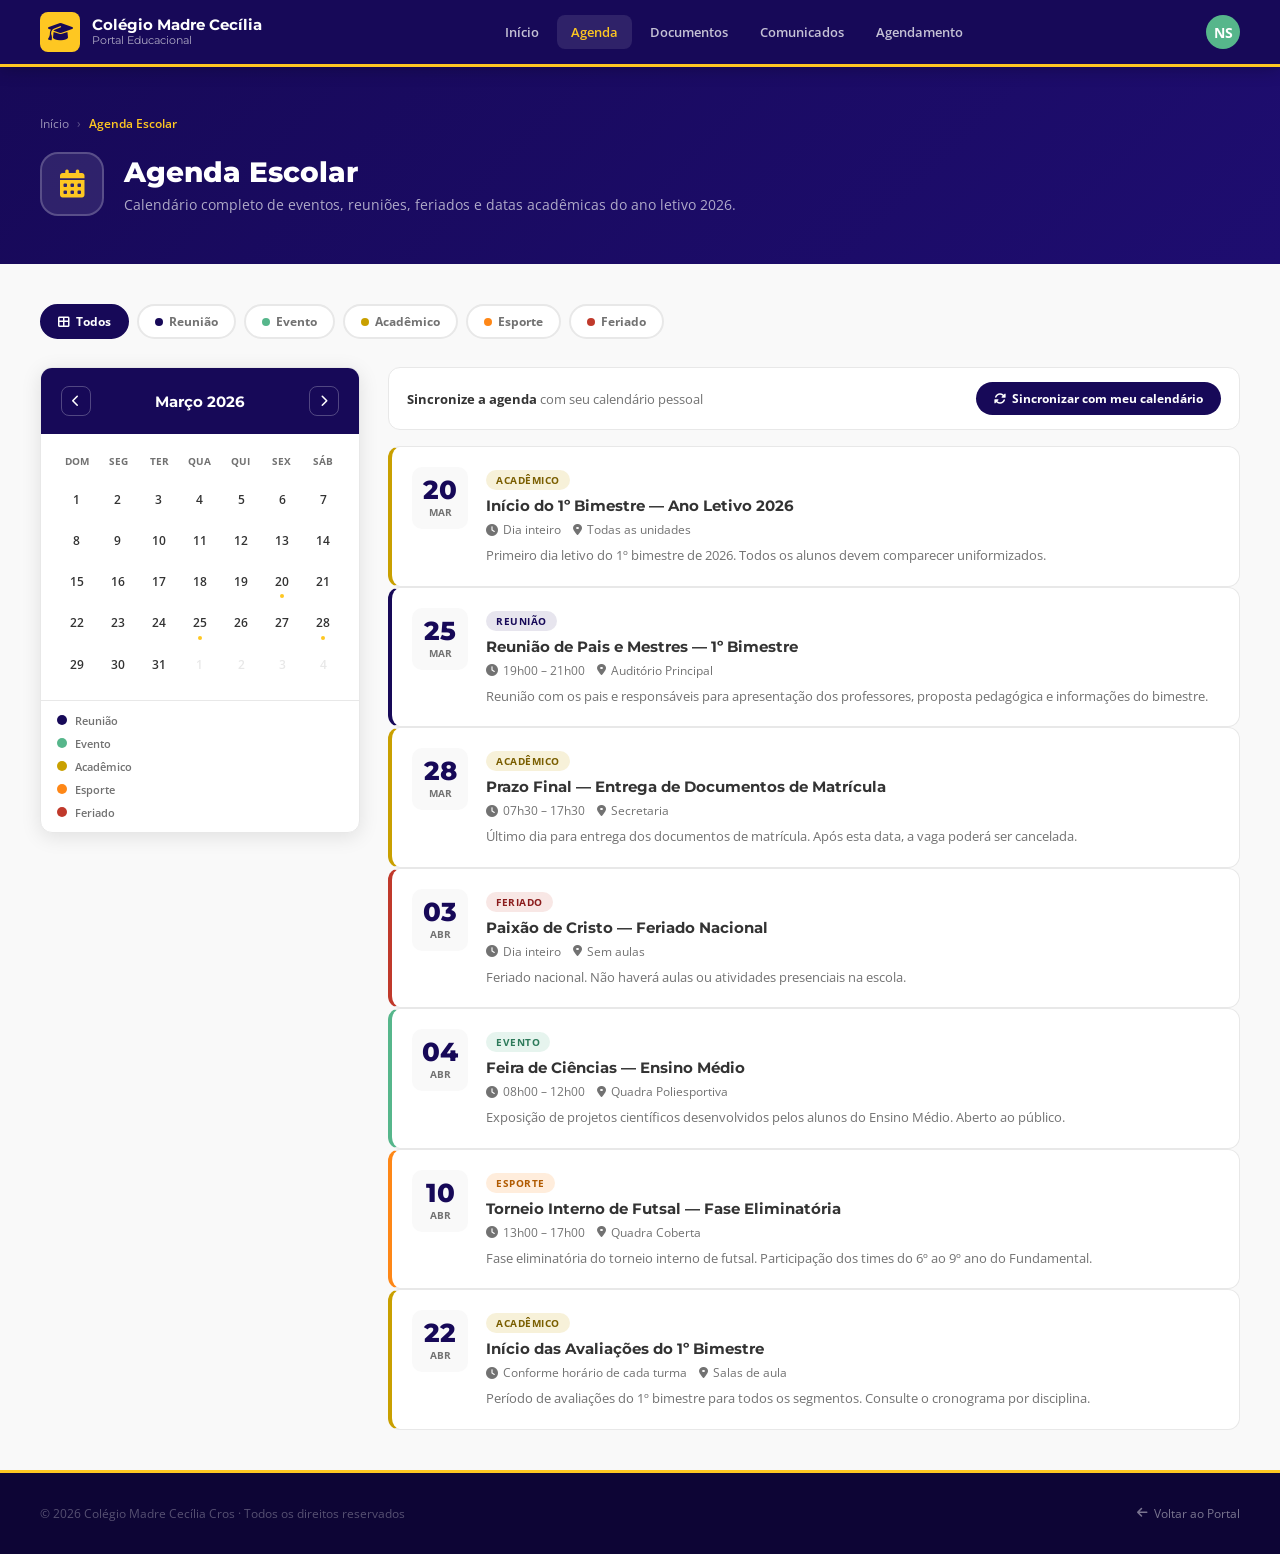
<file: agenda.html>
<!DOCTYPE html>
<html lang="pt-BR">
<head>
<meta charset="UTF-8"/>
<meta name="viewport" content="width=device-width, initial-scale=1.0"/>
<title>Agenda Escolar — Colégio Madre Cecília</title>
<link rel="preconnect" href="https://fonts.googleapis.com"/>
<link rel="preconnect" href="https://fonts.gstatic.com" crossorigin/>
<link href="https://fonts.googleapis.com/css2?family=Montserrat:wght@400;600;700;800&family=Open+Sans:wght@400;600;700&display=swap" rel="stylesheet"/>
<link rel="stylesheet" href="https://cdnjs.cloudflare.com/ajax/libs/font-awesome/6.5.0/css/all.min.css"/>
<style>
/* ═══ RESET & VARS ═══ */
*, *::before, *::after { box-sizing: border-box; margin: 0; padding: 0; }
:root {
  --brand:      #170958;
  --brand-dark: #0d0535;
  --brand-mid:  #1e0d70;
  --teal:       #56b68b;
  --gold:       #fec722;
  --orange:     #fe8717;
  --white:      #ffffff;
  --gray-text:  #333333;
  --gray-soft:  #727272;
  --gray-bg:    #f9f9f9;
  --gray-border:#e8e8e8;
  --radius:     12px;
  --shadow:     0 4px 20px rgba(0,0,0,0.10);
}
body { font-family: 'Open Sans', sans-serif; color: var(--gray-text); background: var(--white); overflow-x: hidden; }
a { text-decoration: none; color: inherit; }

/* ═══ HEADER ═══ */
#portal-header {
  background: var(--brand); border-bottom: 3px solid var(--gold);
  padding: 0 24px; position: sticky; top: 0; z-index: 100;
  box-shadow: 0 2px 16px rgba(0,0,0,0.25);
}
#portal-header .hdr-inner {
  max-width: 1200px; margin: 0 auto;
  display: flex; align-items: center; justify-content: space-between; height: 64px;
}
.hdr-brand { display: flex; align-items: center; gap: 12px; }
.hdr-brand .brand-icon {
  width: 40px; height: 40px; background: var(--gold); border-radius: 8px;
  display: flex; align-items: center; justify-content: center; font-size: 20px; color: var(--brand);
}
.hdr-brand .brand-name { font-family: 'Montserrat', sans-serif; font-weight: 700; font-size: 15px; color: var(--white); line-height: 1.2; }
.hdr-brand .brand-name span { display: block; font-size: 11px; font-weight: 400; color: rgba(255,255,255,0.65); }
.hdr-nav { display: flex; align-items: center; gap: 4px; }
.hdr-nav a { font-size: 13px; font-weight: 600; color: rgba(255,255,255,0.75); padding: 8px 14px; border-radius: 8px; transition: background 0.2s, color 0.2s; }
.hdr-nav a:hover, .hdr-nav a.active { background: rgba(255,255,255,0.10); color: var(--gold); }
.avatar { width: 34px; height: 34px; background: var(--teal); border-radius: 50%; display: flex; align-items: center; justify-content: center; font-size: 14px; font-weight: 700; color: #fff; cursor: pointer; }
@media (max-width: 768px) { .hdr-nav { display: none; } }

/* ═══ PAGE HERO ═══ */
#page-hero {
  background: linear-gradient(135deg, var(--brand) 0%, var(--brand-mid) 100%);
  padding: 48px 24px;
}
#page-hero .container { max-width: 1200px; margin: 0 auto; }
.page-hero-inner { display: flex; align-items: center; gap: 20px; }
.page-hero-icon {
  width: 64px; height: 64px; background: rgba(255,255,255,0.10);
  border: 2px solid rgba(255,255,255,0.20); border-radius: 18px;
  display: flex; align-items: center; justify-content: center;
  font-size: 28px; color: var(--gold); flex-shrink: 0;
}
.page-hero-text h1 {
  font-family: 'Montserrat', sans-serif; font-size: 28px; font-weight: 800;
  color: var(--white); margin-bottom: 6px;
}
.page-hero-text p { font-size: 14px; color: rgba(255,255,255,0.65); }
.breadcrumb { display: flex; align-items: center; gap: 8px; margin-bottom: 20px; }
.breadcrumb a { font-size: 12px; color: rgba(255,255,255,0.55); transition: color 0.2s; }
.breadcrumb a:hover { color: var(--gold); }
.breadcrumb span { font-size: 12px; color: rgba(255,255,255,0.30); }
.breadcrumb .current { font-size: 12px; color: var(--gold); font-weight: 600; }

/* ═══ LAYOUT PRINCIPAL ═══ */
#agenda-main { background: var(--gray-bg); padding: 40px 24px; }
.container { max-width: 1200px; margin: 0 auto; }
.agenda-layout { display: grid; grid-template-columns: 320px 1fr; gap: 28px; align-items: start; }
@media (max-width: 1024px) { .agenda-layout { grid-template-columns: 1fr; } }

/* ═══ FILTROS ═══ */
.filter-bar {
  display: flex; flex-wrap: wrap; gap: 8px; margin-bottom: 28px;
}
.filter-btn {
  font-family: 'Open Sans', sans-serif; font-size: 12px; font-weight: 700;
  padding: 7px 16px; border-radius: 100px; border: 2px solid var(--gray-border);
  background: var(--white); color: var(--gray-soft); cursor: pointer;
  transition: all 0.2s; display: inline-flex; align-items: center; gap: 6px;
}
.filter-btn:hover { border-color: var(--brand); color: var(--brand); }
.filter-btn.active { border-color: var(--brand); background: var(--brand); color: var(--white); }
.filter-btn.cat-reuniao.active  { background: var(--brand);   border-color: var(--brand); }
.filter-btn.cat-evento.active   { background: var(--teal);    border-color: var(--teal); }
.filter-btn.cat-academico.active{ background: #c9a000;        border-color: #c9a000; }
.filter-btn.cat-esporte.active  { background: var(--orange);  border-color: var(--orange); }
.filter-btn.cat-feriado.active  { background: #c0392b;        border-color: #c0392b; }
.filter-dot { width: 8px; height: 8px; border-radius: 50%; }
.dot-reuniao  { background: var(--brand); }
.dot-evento   { background: var(--teal); }
.dot-academico{ background: #c9a000; }
.dot-esporte  { background: var(--orange); }
.dot-feriado  { background: #c0392b; }

/* ═══ CALENDÁRIO ═══ */
.calendar-card {
  background: var(--white); border: 1px solid var(--gray-border);
  border-radius: var(--radius); overflow: hidden; box-shadow: var(--shadow);
  position: sticky; top: 88px;
}
.cal-header {
  background: var(--brand); padding: 18px 20px;
  display: flex; align-items: center; justify-content: space-between;
}
.cal-header h3 { font-family: 'Montserrat', sans-serif; font-size: 15px; font-weight: 700; color: var(--white); }
.cal-nav-btn {
  width: 30px; height: 30px; border-radius: 8px; border: 1px solid rgba(255,255,255,0.25);
  background: transparent; color: var(--white); cursor: pointer; display: flex;
  align-items: center; justify-content: center; font-size: 12px; transition: background 0.2s;
}
.cal-nav-btn:hover { background: rgba(255,255,255,0.15); }
.cal-body { padding: 16px; }
.cal-weekdays {
  display: grid; grid-template-columns: repeat(7, 1fr);
  text-align: center; margin-bottom: 8px;
}
.cal-weekdays span { font-size: 10px; font-weight: 700; color: var(--gray-soft); text-transform: uppercase; padding: 4px 0; }
.cal-days { display: grid; grid-template-columns: repeat(7, 1fr); gap: 2px; }
.cal-day {
  aspect-ratio: 1; display: flex; align-items: center; justify-content: center;
  font-size: 12px; font-weight: 600; border-radius: 8px; cursor: pointer;
  transition: background 0.15s, color 0.15s; color: var(--gray-text);
  position: relative;
}
.cal-day:hover { background: rgba(23,9,88,0.08); }
.cal-day.other-month { color: var(--gray-border); }
.cal-day.today { background: var(--brand); color: var(--white); }
.cal-day.has-event::after {
  content: ''; position: absolute; bottom: 3px; left: 50%; transform: translateX(-50%);
  width: 4px; height: 4px; border-radius: 50%; background: var(--gold);
}
.cal-day.today::after { background: var(--gold); }
.cal-legend { padding: 12px 16px; border-top: 1px solid var(--gray-border); display: flex; flex-direction: column; gap: 8px; }
.legend-item { display: flex; align-items: center; gap: 8px; font-size: 11px; color: var(--gray-soft); font-weight: 600; }
.legend-dot { width: 10px; height: 10px; border-radius: 50%; flex-shrink: 0; }

/* ═══ LISTA DE EVENTOS ═══ */
.events-col { display: flex; flex-direction: column; gap: 16px; }
.sync-bar {
  background: var(--white); border: 1px solid var(--gray-border);
  border-radius: var(--radius); padding: 14px 18px;
  display: flex; align-items: center; justify-content: space-between; flex-wrap: wrap; gap: 12px;
}
.sync-bar p { font-size: 13px; color: var(--gray-soft); }
.sync-bar p strong { color: var(--gray-text); }
.btn-sync {
  background: var(--brand); color: var(--white);
  font-size: 12px; font-weight: 700; padding: 8px 18px;
  border-radius: 100px; border: none; cursor: pointer;
  display: inline-flex; align-items: center; gap: 6px; transition: background 0.2s;
}
.btn-sync:hover { background: var(--brand-mid); }

.event-card {
  background: var(--white); border: 1px solid var(--gray-border);
  border-radius: var(--radius); padding: 20px;
  display: flex; gap: 18px; align-items: flex-start;
  transition: box-shadow 0.2s, transform 0.2s; cursor: pointer;
}
.event-card:hover { box-shadow: var(--shadow); transform: translateY(-2px); }
.event-card[data-cat="feriado"] { border-left: 4px solid #c0392b; }
.event-card[data-cat="reuniao"]  { border-left: 4px solid var(--brand); }
.event-card[data-cat="evento"]   { border-left: 4px solid var(--teal); }
.event-card[data-cat="academico"]{ border-left: 4px solid #c9a000; }
.event-card[data-cat="esporte"]  { border-left: 4px solid var(--orange); }

.event-date-block {
  min-width: 56px; text-align: center; flex-shrink: 0;
  background: var(--gray-bg); border-radius: 10px; padding: 10px 8px;
}
.event-date-block .eday { font-family: 'Montserrat', sans-serif; font-size: 26px; font-weight: 800; color: var(--brand); line-height: 1; }
.event-date-block .emon { font-size: 10px; font-weight: 700; text-transform: uppercase; color: var(--gray-soft); margin-top: 2px; }
.event-body { flex: 1; }
.event-body .etag {
  display: inline-block; font-size: 10px; font-weight: 700; padding: 3px 10px;
  border-radius: 100px; margin-bottom: 6px; text-transform: uppercase; letter-spacing: 0.5px;
}
.etag-reuniao  { background: rgba(23,9,88,0.10);   color: var(--brand); }
.etag-evento   { background: rgba(86,182,139,0.15); color: #2d7a5a; }
.etag-academico{ background: rgba(201,160,0,0.15);  color: #7a5e00; }
.etag-esporte  { background: rgba(254,135,23,0.15); color: #b05a00; }
.etag-feriado  { background: rgba(192,57,43,0.12);  color: #8b1c1c; }

.event-body h3 { font-family: 'Montserrat', sans-serif; font-size: 15px; font-weight: 700; margin-bottom: 6px; }
.event-body .emeta { font-size: 12px; color: var(--gray-soft); display: flex; flex-wrap: wrap; gap: 12px; margin-bottom: 8px; }
.event-body .emeta span { display: flex; align-items: center; gap: 5px; }
.event-body .edesc { font-size: 13px; color: var(--gray-soft); line-height: 1.5; }

.no-events {
  background: var(--white); border: 1px dashed var(--gray-border);
  border-radius: var(--radius); padding: 48px 24px; text-align: center;
  display: none;
}
.no-events i { font-size: 40px; color: var(--gray-border); margin-bottom: 12px; }
.no-events p { font-size: 14px; color: var(--gray-soft); }

/* ═══ RODAPÉ ═══ */
#portal-footer { background: var(--brand-dark); padding: 32px 24px; border-top: 3px solid var(--gold); }
.footer-bottom { max-width: 1200px; margin: 0 auto; display: flex; align-items: center; justify-content: space-between; flex-wrap: wrap; gap: 12px; }
.footer-bottom p { font-size: 12px; color: rgba(255,255,255,0.30); }
.footer-link { font-size: 12px; color: rgba(255,255,255,0.45); display: flex; align-items: center; gap: 6px; transition: color 0.2s; }
.footer-link:hover { color: var(--gold); }
</style>
</head>
<body>

<!-- HEADER -->
<header id="portal-header" role="banner">
  <div class="hdr-inner">
    <a href="index.html" class="hdr-brand" aria-label="Ir para a página inicial">
      <div class="brand-icon"><i class="fas fa-graduation-cap" aria-hidden="true"></i></div>
      <div class="brand-name">Colégio Madre Cecília <span>Portal Educacional</span></div>
    </a>
    <nav class="hdr-nav" aria-label="Navegação principal">
      <a href="index.html">Início</a>
      <a href="agenda.html" class="active" aria-current="page">Agenda</a>
      <a href="documentos.html">Documentos</a>
      <a href="comunicados.html">Comunicados</a>
      <a href="agendamento.html">Agendamento</a>
    </nav>
    <div class="avatar" role="button" aria-label="Menu do usuário" tabindex="0">NS</div>
  </div>
</header>

<!-- PAGE HERO -->
<section id="page-hero" aria-labelledby="page-title">
  <div class="container">
    <nav class="breadcrumb" aria-label="Breadcrumb">
      <a href="index.html">Início</a>
      <span aria-hidden="true">›</span>
      <span class="current">Agenda Escolar</span>
    </nav>
    <div class="page-hero-inner">
      <div class="page-hero-icon" aria-hidden="true"><i class="fas fa-calendar-alt"></i></div>
      <div class="page-hero-text">
        <h1 id="page-title">Agenda Escolar</h1>
        <p>Calendário completo de eventos, reuniões, feriados e datas acadêmicas do ano letivo 2026.</p>
      </div>
    </div>
  </div>
</section>

<!-- MAIN -->
<main id="agenda-main">
  <div class="container">

    <!-- FILTROS -->
    <div class="filter-bar" role="group" aria-label="Filtrar eventos por categoria">
      <button class="filter-btn active" data-filter="todos" aria-pressed="true">
        <i class="fas fa-th-large" aria-hidden="true"></i> Todos
      </button>
      <button class="filter-btn cat-reuniao" data-filter="reuniao" aria-pressed="false">
        <span class="filter-dot dot-reuniao" aria-hidden="true"></span> Reunião
      </button>
      <button class="filter-btn cat-evento" data-filter="evento" aria-pressed="false">
        <span class="filter-dot dot-evento" aria-hidden="true"></span> Evento
      </button>
      <button class="filter-btn cat-academico" data-filter="academico" aria-pressed="false">
        <span class="filter-dot dot-academico" aria-hidden="true"></span> Acadêmico
      </button>
      <button class="filter-btn cat-esporte" data-filter="esporte" aria-pressed="false">
        <span class="filter-dot dot-esporte" aria-hidden="true"></span> Esporte
      </button>
      <button class="filter-btn cat-feriado" data-filter="feriado" aria-pressed="false">
        <span class="filter-dot dot-feriado" aria-hidden="true"></span> Feriado
      </button>
    </div>

    <div class="agenda-layout">

      <!-- CALENDÁRIO MINI -->
      <aside aria-label="Calendário mensal">
        <div class="calendar-card">
          <div class="cal-header">
            <button class="cal-nav-btn" id="cal-prev" aria-label="Mês anterior">
              <i class="fas fa-chevron-left" aria-hidden="true"></i>
            </button>
            <h3 id="cal-month-label">Março 2026</h3>
            <button class="cal-nav-btn" id="cal-next" aria-label="Próximo mês">
              <i class="fas fa-chevron-right" aria-hidden="true"></i>
            </button>
          </div>
          <div class="cal-body">
            <div class="cal-weekdays" aria-hidden="true">
              <span>Dom</span><span>Seg</span><span>Ter</span>
              <span>Qua</span><span>Qui</span><span>Sex</span><span>Sáb</span>
            </div>
            <div class="cal-days" id="cal-days" role="grid" aria-label="Dias do mês"></div>
          </div>
          <div class="cal-legend" aria-label="Legenda">
            <div class="legend-item"><div class="legend-dot" style="background:var(--brand)"></div> Reunião</div>
            <div class="legend-item"><div class="legend-dot" style="background:var(--teal)"></div> Evento</div>
            <div class="legend-item"><div class="legend-dot" style="background:#c9a000"></div> Acadêmico</div>
            <div class="legend-item"><div class="legend-dot" style="background:var(--orange)"></div> Esporte</div>
            <div class="legend-item"><div class="legend-dot" style="background:#c0392b"></div> Feriado</div>
          </div>
        </div>
      </aside>

      <!-- LISTA DE EVENTOS -->
      <div class="events-col">

        <!-- SYNC BAR -->
        <div class="sync-bar">
          <p><strong>Sincronize a agenda</strong> com seu calendário pessoal</p>
          <a href="#" class="btn-sync" download="agenda-madre-cecilia.ics" aria-label="Baixar arquivo ICS para sincronizar calendário">
            <i class="fas fa-sync-alt" aria-hidden="true"></i> Sincronizar com meu calendário
          </a>
        </div>

        <!-- EVENTOS -->
        <div id="events-list" role="list" aria-label="Lista de eventos">

          <article class="event-card" data-cat="academico" role="listitem">
            <div class="event-date-block" aria-hidden="true"><div class="eday">20</div><div class="emon">Mar</div></div>
            <div class="event-body">
              <span class="etag etag-academico">Acadêmico</span>
              <h3>Início do 1º Bimestre — Ano Letivo 2026</h3>
              <div class="emeta">
                <span><i class="fas fa-clock" aria-hidden="true"></i> Dia inteiro</span>
                <span><i class="fas fa-map-marker-alt" aria-hidden="true"></i> Todas as unidades</span>
              </div>
              <p class="edesc">Primeiro dia letivo do 1º bimestre de 2026. Todos os alunos devem comparecer uniformizados.</p>
            </div>
          </article>

          <article class="event-card" data-cat="reuniao" role="listitem">
            <div class="event-date-block" aria-hidden="true"><div class="eday">25</div><div class="emon">Mar</div></div>
            <div class="event-body">
              <span class="etag etag-reuniao">Reunião</span>
              <h3>Reunião de Pais e Mestres — 1º Bimestre</h3>
              <div class="emeta">
                <span><i class="fas fa-clock" aria-hidden="true"></i> 19h00 – 21h00</span>
                <span><i class="fas fa-map-marker-alt" aria-hidden="true"></i> Auditório Principal</span>
              </div>
              <p class="edesc">Reunião com os pais e responsáveis para apresentação dos professores, proposta pedagógica e informações do bimestre.</p>
            </div>
          </article>

          <article class="event-card" data-cat="academico" role="listitem">
            <div class="event-date-block" aria-hidden="true"><div class="eday">28</div><div class="emon">Mar</div></div>
            <div class="event-body">
              <span class="etag etag-academico">Acadêmico</span>
              <h3>Prazo Final — Entrega de Documentos de Matrícula</h3>
              <div class="emeta">
                <span><i class="fas fa-clock" aria-hidden="true"></i> 07h30 – 17h30</span>
                <span><i class="fas fa-map-marker-alt" aria-hidden="true"></i> Secretaria</span>
              </div>
              <p class="edesc">Último dia para entrega dos documentos de matrícula. Após esta data, a vaga poderá ser cancelada.</p>
            </div>
          </article>

          <article class="event-card" data-cat="feriado" role="listitem">
            <div class="event-date-block" aria-hidden="true"><div class="eday">03</div><div class="emon">Abr</div></div>
            <div class="event-body">
              <span class="etag etag-feriado">Feriado</span>
              <h3>Paixão de Cristo — Feriado Nacional</h3>
              <div class="emeta">
                <span><i class="fas fa-clock" aria-hidden="true"></i> Dia inteiro</span>
                <span><i class="fas fa-map-marker-alt" aria-hidden="true"></i> Sem aulas</span>
              </div>
              <p class="edesc">Feriado nacional. Não haverá aulas ou atividades presenciais na escola.</p>
            </div>
          </article>

          <article class="event-card" data-cat="evento" role="listitem">
            <div class="event-date-block" aria-hidden="true"><div class="eday">04</div><div class="emon">Abr</div></div>
            <div class="event-body">
              <span class="etag etag-evento">Evento</span>
              <h3>Feira de Ciências — Ensino Médio</h3>
              <div class="emeta">
                <span><i class="fas fa-clock" aria-hidden="true"></i> 08h00 – 12h00</span>
                <span><i class="fas fa-map-marker-alt" aria-hidden="true"></i> Quadra Poliesportiva</span>
              </div>
              <p class="edesc">Exposição de projetos científicos desenvolvidos pelos alunos do Ensino Médio. Aberto ao público.</p>
            </div>
          </article>

          <article class="event-card" data-cat="esporte" role="listitem">
            <div class="event-date-block" aria-hidden="true"><div class="eday">10</div><div class="emon">Abr</div></div>
            <div class="event-body">
              <span class="etag etag-esporte">Esporte</span>
              <h3>Torneio Interno de Futsal — Fase Eliminatória</h3>
              <div class="emeta">
                <span><i class="fas fa-clock" aria-hidden="true"></i> 13h00 – 17h00</span>
                <span><i class="fas fa-map-marker-alt" aria-hidden="true"></i> Quadra Coberta</span>
              </div>
              <p class="edesc">Fase eliminatória do torneio interno de futsal. Participação dos times do 6º ao 9º ano do Fundamental.</p>
            </div>
          </article>

          <article class="event-card" data-cat="academico" role="listitem">
            <div class="event-date-block" aria-hidden="true"><div class="eday">22</div><div class="emon">Abr</div></div>
            <div class="event-body">
              <span class="etag etag-academico">Acadêmico</span>
              <h3>Início das Avaliações do 1º Bimestre</h3>
              <div class="emeta">
                <span><i class="fas fa-clock" aria-hidden="true"></i> Conforme horário de cada turma</span>
                <span><i class="fas fa-map-marker-alt" aria-hidden="true"></i> Salas de aula</span>
              </div>
              <p class="edesc">Período de avaliações do 1º bimestre para todos os segmentos. Consulte o cronograma por disciplina.</p>
            </div>
          </article>

        </div><!-- /events-list -->

        <div class="no-events" id="no-events" role="status" aria-live="polite">
          <i class="fas fa-calendar-times" aria-hidden="true"></i>
          <p>Nenhum evento encontrado para este filtro.</p>
        </div>

      </div><!-- /events-col -->
    </div><!-- /agenda-layout -->
  </div>
</main>

<!-- RODAPÉ -->
<footer id="portal-footer" role="contentinfo">
  <div class="footer-bottom">
    <p>© 2026 Colégio Madre Cecília Cros · Todos os direitos reservados</p>
    <a href="index.html" class="footer-link"><i class="fas fa-arrow-left" aria-hidden="true"></i> Voltar ao Portal</a>
  </div>
</footer>

<script>
// ═══ FILTRO DE EVENTOS ═══
(function () {
  const btns   = document.querySelectorAll('.filter-btn');
  const cards  = document.querySelectorAll('.event-card');
  const noEvts = document.getElementById('no-events');

  btns.forEach(btn => {
    btn.addEventListener('click', () => {
      const filter = btn.dataset.filter;
      btns.forEach(b => { b.classList.remove('active'); b.setAttribute('aria-pressed', 'false'); });
      btn.classList.add('active');
      btn.setAttribute('aria-pressed', 'true');

      let visible = 0;
      cards.forEach(card => {
        const show = filter === 'todos' || card.dataset.cat === filter;
        card.style.display = show ? 'flex' : 'none';
        if (show) visible++;
      });
      noEvts.style.display = visible === 0 ? 'block' : 'none';
    });
  });
}());

// ═══ CALENDÁRIO MINI ═══
(function () {
  const monthLabel = document.getElementById('cal-month-label');
  const calDays    = document.getElementById('cal-days');
  const prevBtn    = document.getElementById('cal-prev');
  const nextBtn    = document.getElementById('cal-next');

  const monthNames = ['Janeiro','Fevereiro','Março','Abril','Maio','Junho',
                      'Julho','Agosto','Setembro','Outubro','Novembro','Dezembro'];

  // Dias com eventos (dia do mês)
  const eventDays = { 3: [20,25,28], 4: [3,4,10,22] }; // mês 0-indexed+1 → chave = mês real

  let cur = new Date(2026, 2, 1); // Março 2026

  function render() {
    const year  = cur.getFullYear();
    const month = cur.getMonth();
    monthLabel.textContent = monthNames[month] + ' ' + year;

    const firstDay  = new Date(year, month, 1).getDay();
    const daysInMon = new Date(year, month + 1, 0).getDate();
    const daysInPrev= new Date(year, month, 0).getDate();
    const today     = new Date();
    const evDays    = eventDays[month + 1] || [];

    calDays.innerHTML = '';

    // Dias do mês anterior
    for (let i = firstDay - 1; i >= 0; i--) {
      const d = document.createElement('div');
      d.className = 'cal-day other-month';
      d.textContent = daysInPrev - i;
      d.setAttribute('aria-hidden', 'true');
      calDays.appendChild(d);
    }

    // Dias do mês atual
    for (let d = 1; d <= daysInMon; d++) {
      const el = document.createElement('div');
      el.className = 'cal-day';
      el.textContent = d;
      el.setAttribute('role', 'gridcell');
      el.setAttribute('aria-label', d + ' de ' + monthNames[month]);

      if (d === today.getDate() && month === today.getMonth() && year === today.getFullYear()) {
        el.classList.add('today');
        el.setAttribute('aria-current', 'date');
      }
      if (evDays.includes(d)) el.classList.add('has-event');
      calDays.appendChild(el);
    }

    // Dias do próximo mês
    const total = firstDay + daysInMon;
    const remaining = total % 7 === 0 ? 0 : 7 - (total % 7);
    for (let d = 1; d <= remaining; d++) {
      const el = document.createElement('div');
      el.className = 'cal-day other-month';
      el.textContent = d;
      el.setAttribute('aria-hidden', 'true');
      calDays.appendChild(el);
    }
  }

  prevBtn.addEventListener('click', () => { cur.setMonth(cur.getMonth() - 1); render(); });
  nextBtn.addEventListener('click', () => { cur.setMonth(cur.getMonth() + 1); render(); });
  render();
}());
</script>

<!--
═══════════════════════════════════════════════════════
PUBLICAR NO SHAREPOINT — PnP PowerShell
═══════════════════════════════════════════════════════

Import-Module /Users/nelio/.local/share/powershell/Modules/PnP.PowerShell/3.1.0/PnP.PowerShell.psd1 -Force
Connect-PnPOnline -Url "https://colegiomadrececiliacros.sharepoint.com/sites/PortalEscolaMadreCecilia" `
    -ClientId "c354cdcf-7ac8-480d-95b7-d979e53a398c" -Interactive

$p = Add-PnPPage -Name "agenda" -LayoutType Article -Publish
Add-PnPPageSection -Page $p -SectionTemplate OneColumn -Order 1
Add-PnPPageTextPart -Page $p -Section 1 -Column 1 `
    -Text (Get-Content "agenda.html" -Raw)
═══════════════════════════════════════════════════════
-->

</body>
</html>
</file>
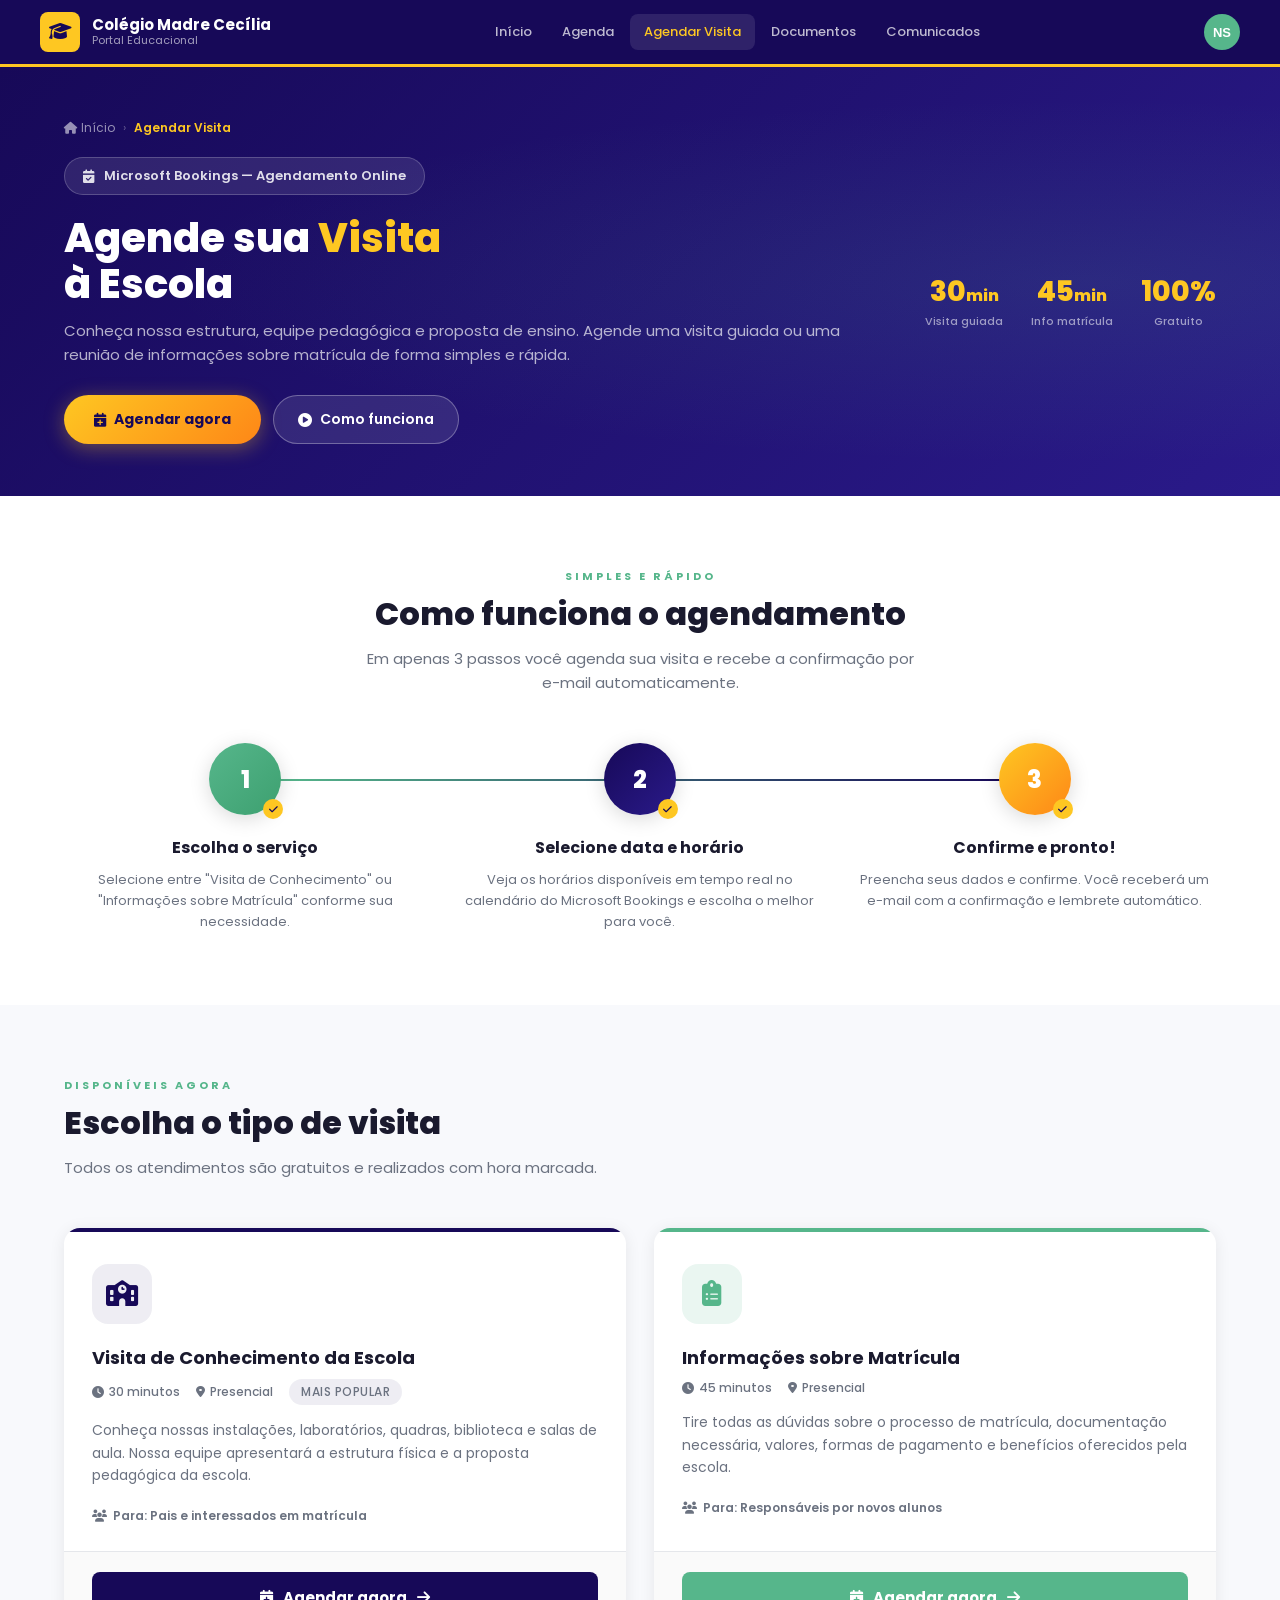
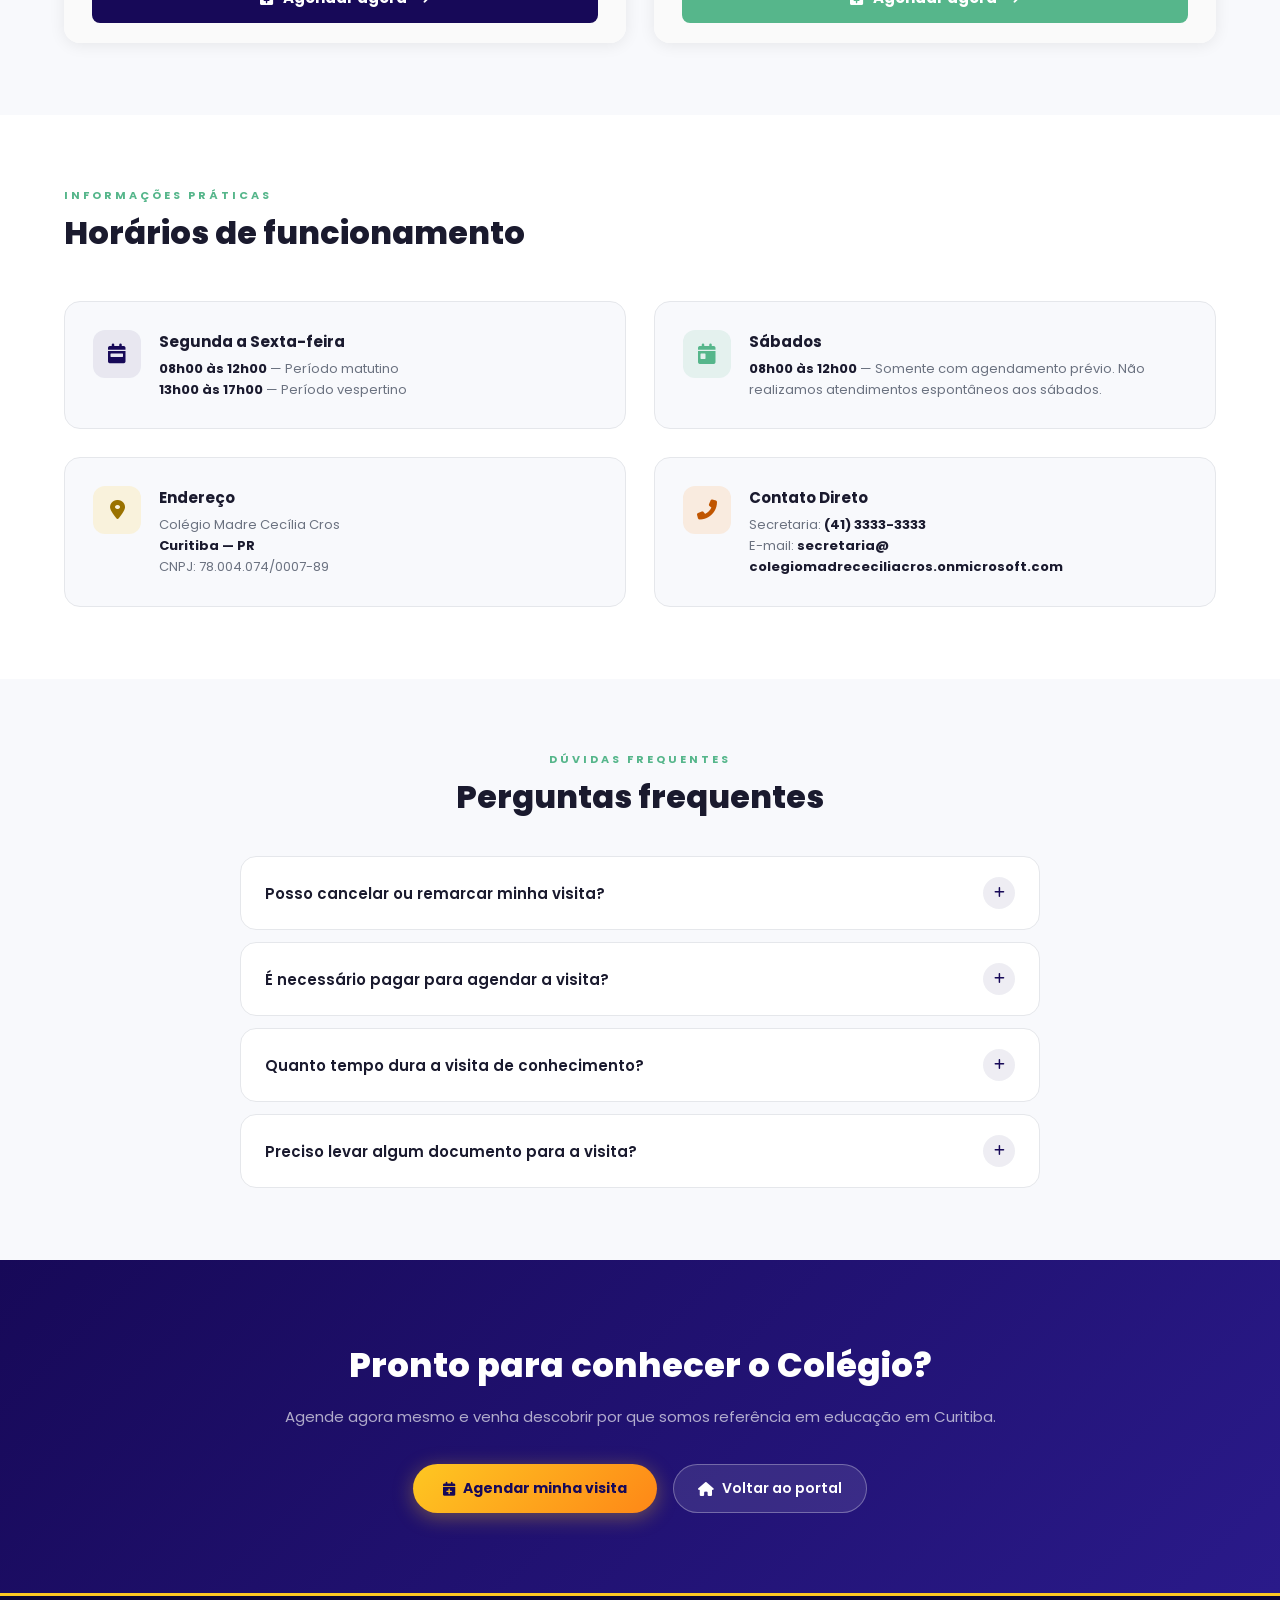
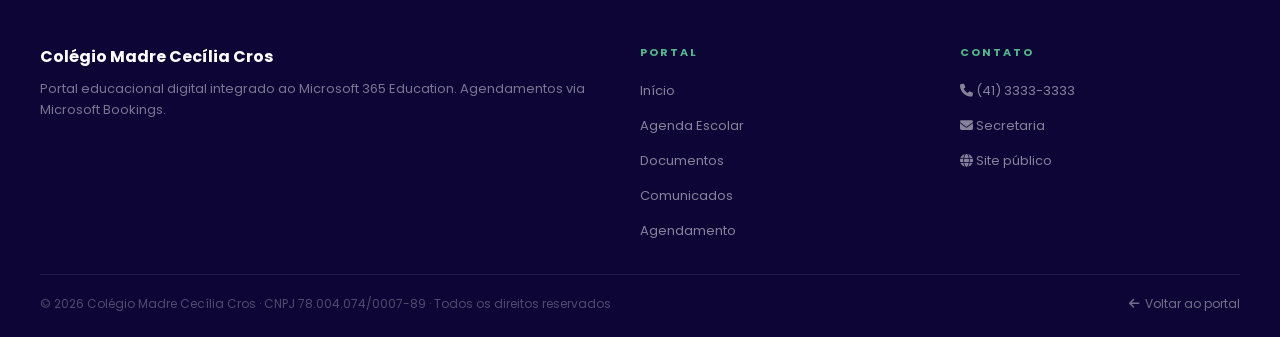
<file: agendamento.html>
<!DOCTYPE html>
<html lang="pt-BR">
<head>
<meta charset="UTF-8"/>
<meta name="viewport" content="width=device-width, initial-scale=1.0"/>
<title>Agendar Visita — Colégio Madre Cecília</title>
<link rel="preconnect" href="https://fonts.googleapis.com"/>
<link rel="preconnect" href="https://fonts.gstatic.com" crossorigin/>
<link href="https://fonts.googleapis.com/css2?family=Poppins:wght@300;400;500;600;700;800&display=swap" rel="stylesheet"/>
<link rel="stylesheet" href="https://cdnjs.cloudflare.com/ajax/libs/font-awesome/6.5.0/css/all.min.css"/>
<style>
/* ═══ VARS & RESET ═══ */
*, *::before, *::after { box-sizing: border-box; margin: 0; padding: 0; }
:root {
  --cor-primaria:    #170958;
  --cor-primaria-d:  #0d0535;
  --cor-primaria-cl: rgba(23,9,88,0.07);
  --cor-secundaria:  #56b68b;
  --cor-destaque:    #fec722;
  --cor-laranja:     #fe8717;
  --cor-texto:       #1a1a2e;
  --cor-texto-s:     #6b7280;
  --cor-fundo:       #f8f9fc;
  --cor-superficie:  #ffffff;
  --cor-borda:       #e5e7eb;
  --raio:            8px;
  --raio-g:          16px;
  --sombra:          0 2px 16px rgba(0,0,0,0.08);
  --sombra-hover:    0 8px 32px rgba(0,0,0,0.14);
  --fonte:           'Poppins', sans-serif;
  --transicao:       all 0.25s ease;
}
body { font-family: var(--fonte); color: var(--cor-texto); background: var(--cor-fundo); overflow-x: hidden; font-size: 16px; }
a { text-decoration: none; color: inherit; }
img { max-width: 100%; display: block; }

/* ═══ UTILITÁRIOS ═══ */
.container { max-width: 1200px; margin: 0 auto; padding: 0 24px; }
.secao { padding: 72px 0; }
.secao-alt { padding: 72px 0; background: var(--cor-fundo); }
.secao-dark { padding: 72px 0; background: var(--cor-primaria); }

.btn-primary {
  display: inline-flex; align-items: center; gap: 8px;
  background: var(--cor-primaria); color: #fff;
  font-family: var(--fonte); font-size: 14px; font-weight: 600;
  padding: 12px 24px; border-radius: 100px; border: none; cursor: pointer;
  transition: var(--transicao); white-space: nowrap;
}
.btn-primary:hover { background: var(--cor-primaria-d); transform: translateY(-2px); box-shadow: 0 6px 24px rgba(23,9,88,0.30); }

.btn-secondary {
  display: inline-flex; align-items: center; gap: 8px;
  background: transparent; color: var(--cor-primaria);
  font-family: var(--fonte); font-size: 14px; font-weight: 600;
  padding: 11px 24px; border-radius: 100px; border: 2px solid var(--cor-primaria); cursor: pointer;
  transition: var(--transicao);
}
.btn-secondary:hover { background: var(--cor-primaria); color: #fff; }

.btn-ghost {
  display: inline-flex; align-items: center; gap: 6px;
  background: transparent; color: var(--cor-texto-s);
  font-size: 13px; font-weight: 600; padding: 8px 0; border: none; cursor: pointer;
  transition: var(--transicao);
}
.btn-ghost:hover { color: var(--cor-primaria); }

.badge {
  display: inline-flex; align-items: center; gap: 4px;
  font-size: 11px; font-weight: 700; padding: 4px 12px;
  border-radius: 100px; letter-spacing: 0.5px; text-transform: uppercase;
}
.badge-verde   { background: rgba(86,182,139,0.15); color: #1a7a4a; }
.badge-amarelo { background: rgba(254,199,34,0.20); color: #8a6500; }
.badge-cinza   { background: rgba(107,114,128,0.12); color: #4b5563; }
.badge-vermelho{ background: rgba(220,38,38,0.12); color: #b91c1c; }
.badge-azul    { background: var(--cor-primaria-cl); color: var(--cor-primaria); }

.card {
  background: var(--cor-superficie); border: 1px solid var(--cor-borda);
  border-radius: var(--raio-g); padding: 28px; box-shadow: var(--sombra);
  transition: var(--transicao);
}
.card:hover { box-shadow: var(--sombra-hover); transform: translateY(-3px); }

.section-eyebrow {
  font-size: 11px; font-weight: 700; letter-spacing: 3px; text-transform: uppercase;
  color: var(--cor-secundaria); margin-bottom: 10px;
}
.section-title { font-size: clamp(22px,4vw,32px); font-weight: 800; color: var(--cor-texto); margin-bottom: 14px; line-height: 1.2; }
.section-subtitle { font-size: 15px; color: var(--cor-texto-s); line-height: 1.6; max-width: 580px; }

/* ═══ HEADER ═══ */
#agnd-header {
  background: var(--cor-primaria);
  border-bottom: 3px solid var(--cor-destaque);
  padding: 0 24px;
  box-shadow: 0 2px 16px rgba(0,0,0,0.25);
}
#agnd-header .hdr-inner {
  max-width: 1200px; margin: 0 auto;
  display: flex; align-items: center; justify-content: space-between; height: 64px;
}
.hdr-brand { display: flex; align-items: center; gap: 12px; }
.brand-icon {
  width: 40px; height: 40px; background: var(--cor-destaque); border-radius: 8px;
  display: flex; align-items: center; justify-content: center; font-size: 18px; color: var(--cor-primaria);
}
.brand-name { font-size: 15px; font-weight: 700; color: #fff; line-height: 1.2; }
.brand-name span { display: block; font-size: 11px; font-weight: 400; color: rgba(255,255,255,0.60); }
.hdr-nav { display: flex; align-items: center; gap: 2px; }
.hdr-nav a {
  font-size: 13px; font-weight: 500; color: rgba(255,255,255,0.72);
  padding: 8px 14px; border-radius: 8px; transition: var(--transicao);
}
.hdr-nav a:hover, .hdr-nav a.active { background: rgba(255,255,255,0.10); color: var(--cor-destaque); }
.hdr-actions { display: flex; align-items: center; gap: 10px; }
.avatar-btn {
  width: 36px; height: 36px; background: var(--cor-secundaria); border-radius: 50%;
  display: flex; align-items: center; justify-content: center;
  font-size: 13px; font-weight: 700; color: #fff; cursor: pointer; border: none;
}
.ham-btn {
  display: none; flex-direction: column; gap: 5px; background: none; border: none; cursor: pointer; padding: 4px;
}
.ham-btn span { display: block; width: 22px; height: 2px; background: #fff; border-radius: 2px; transition: var(--transicao); }
@media (max-width: 1024px) { .hdr-nav { display: none; } .ham-btn { display: flex; } }

/* Mobile menu */
#mob-nav {
  display: none; flex-direction: column; background: var(--cor-primaria-d);
  padding: 16px 24px 24px; border-bottom: 2px solid var(--cor-destaque);
}
#mob-nav.open { display: flex; }
#mob-nav a { font-size: 15px; font-weight: 500; color: rgba(255,255,255,0.80); padding: 12px 0; border-bottom: 1px solid rgba(255,255,255,0.07); }
#mob-nav a:last-child { border-bottom: none; }
#mob-nav a:hover { color: var(--cor-destaque); }

/* ═══ PAGE HERO ═══ */
#agnd-hero {
  background: linear-gradient(135deg, var(--cor-primaria) 0%, #2a1a8a 100%);
  padding: 52px 24px;
  position: relative; overflow: hidden;
}
#agnd-hero::before {
  content: ''; position: absolute; inset: 0;
  background: radial-gradient(ellipse at 85% 50%, rgba(86,182,139,0.12) 0%, transparent 60%);
}
#agnd-hero .container { position: relative; z-index: 1; }
.hero-breadcrumb { display: flex; align-items: center; gap: 8px; margin-bottom: 20px; }
.hero-breadcrumb a { font-size: 12px; color: rgba(255,255,255,0.55); transition: color 0.2s; }
.hero-breadcrumb a:hover { color: var(--cor-destaque); }
.hero-breadcrumb span { font-size: 12px; color: rgba(255,255,255,0.30); }
.hero-breadcrumb .bc-cur { font-size: 12px; color: var(--cor-destaque); font-weight: 600; }

.hero-content-row { display: flex; align-items: center; justify-content: space-between; gap: 32px; flex-wrap: wrap; }
.hero-text-block { flex: 1; min-width: 280px; }
.hero-icon-badge {
  display: inline-flex; align-items: center; gap: 10px;
  background: rgba(255,255,255,0.10); border: 1px solid rgba(255,255,255,0.20);
  border-radius: 100px; padding: 8px 18px; margin-bottom: 20px;
  font-size: 13px; font-weight: 600; color: rgba(255,255,255,0.85);
}
#agnd-hero h1 { font-size: clamp(24px,4vw,40px); font-weight: 800; color: #fff; line-height: 1.15; margin-bottom: 12px; }
#agnd-hero h1 em { color: var(--cor-destaque); font-style: normal; }
#agnd-hero p { font-size: 15px; color: rgba(255,255,255,0.68); line-height: 1.6; margin-bottom: 28px; }
.hero-actions { display: flex; gap: 12px; flex-wrap: wrap; }
.btn-hero-primary {
  background: linear-gradient(135deg, var(--cor-destaque), var(--cor-laranja));
  color: var(--cor-primaria); font-weight: 700; font-size: 14px;
  padding: 14px 30px; border-radius: 100px; border: none; cursor: pointer;
  display: inline-flex; align-items: center; gap: 8px; transition: var(--transicao);
  box-shadow: 0 4px 20px rgba(254,199,34,0.35);
}
.btn-hero-primary:hover { transform: translateY(-2px); box-shadow: 0 8px 28px rgba(254,199,34,0.45); }
.btn-hero-ghost {
  background: rgba(255,255,255,0.10); color: #fff; font-weight: 600; font-size: 14px;
  padding: 13px 24px; border-radius: 100px; border: 1px solid rgba(255,255,255,0.30);
  cursor: pointer; display: inline-flex; align-items: center; gap: 8px; transition: var(--transicao);
}
.btn-hero-ghost:hover { background: rgba(255,255,255,0.18); }
.hero-stats { display: flex; gap: 28px; flex-wrap: wrap; }
.hstat { text-align: center; }
.hstat .hstat-n { font-size: 28px; font-weight: 800; color: var(--cor-destaque); }
.hstat .hstat-l { font-size: 11px; color: rgba(255,255,255,0.55); font-weight: 500; }

/* ═══ COMO FUNCIONA — STEPS ═══ */
#como-funciona { padding: 72px 0; background: var(--cor-superficie); }
.steps-wrapper { display: grid; grid-template-columns: repeat(3, 1fr); gap: 32px; position: relative; margin-top: 48px; }
.steps-wrapper::before {
  content: ''; position: absolute; top: 36px; left: calc(16.66% + 20px); right: calc(16.66% + 20px);
  height: 2px; background: linear-gradient(90deg, var(--cor-secundaria), var(--cor-primaria));
  z-index: 0;
}
@media (max-width: 768px) { .steps-wrapper { grid-template-columns: 1fr; } .steps-wrapper::before { display: none; } }

.step-card { text-align: center; position: relative; z-index: 1; }
.step-circle {
  width: 72px; height: 72px; border-radius: 50%; margin: 0 auto 20px;
  display: flex; align-items: center; justify-content: center;
  font-size: 24px; font-weight: 800; color: #fff;
  box-shadow: 0 4px 20px rgba(0,0,0,0.15); position: relative;
}
.step-circle.s1 { background: linear-gradient(135deg, var(--cor-secundaria), #3da070); }
.step-circle.s2 { background: linear-gradient(135deg, var(--cor-primaria), #2a1a8a); }
.step-circle.s3 { background: linear-gradient(135deg, var(--cor-destaque), var(--cor-laranja)); }
.step-card h3 { font-size: 16px; font-weight: 700; margin-bottom: 10px; color: var(--cor-texto); }
.step-card p { font-size: 13px; color: var(--cor-texto-s); line-height: 1.6; }
.step-check {
  position: absolute; bottom: -4px; right: calc(50% - 38px);
  width: 20px; height: 20px; background: var(--cor-destaque);
  border-radius: 50%; display: flex; align-items: center; justify-content: center;
  font-size: 10px; color: var(--cor-primaria);
}

/* ═══ SERVIÇOS — 2 CARDS ═══ */
#servicos { padding: 72px 0; background: var(--cor-fundo); }
.servicos-grid { display: grid; grid-template-columns: 1fr 1fr; gap: 28px; margin-top: 48px; }
@media (max-width: 768px) { .servicos-grid { grid-template-columns: 1fr; } }

.servico-card {
  background: var(--cor-superficie); border-radius: var(--raio-g);
  overflow: hidden; box-shadow: var(--sombra); transition: var(--transicao);
  display: flex; flex-direction: column;
}
.servico-card:hover { box-shadow: var(--sombra-hover); transform: translateY(-4px); }
.servico-card-top { padding: 32px 28px 24px; flex: 1; }
.servico-card-top.azul  { border-top: 4px solid var(--cor-primaria); }
.servico-card-top.verde { border-top: 4px solid var(--cor-secundaria); }

.servico-icon {
  width: 60px; height: 60px; border-radius: 16px; margin-bottom: 20px;
  display: flex; align-items: center; justify-content: center; font-size: 26px;
}
.icon-azul  { background: var(--cor-primaria-cl); color: var(--cor-primaria); }
.icon-verde { background: rgba(86,182,139,0.12); color: var(--cor-secundaria); }

.servico-card h3 { font-size: 18px; font-weight: 700; margin-bottom: 8px; }
.servico-meta { display: flex; align-items: center; gap: 16px; margin-bottom: 14px; flex-wrap: wrap; }
.servico-meta span { font-size: 12px; color: var(--cor-texto-s); display: flex; align-items: center; gap: 5px; font-weight: 500; }
.servico-card p { font-size: 14px; color: var(--cor-texto-s); line-height: 1.6; margin-bottom: 16px; }
.servico-publico { display: inline-flex; align-items: center; gap: 6px; font-size: 12px; font-weight: 600; color: var(--cor-texto-s); }

.servico-card-footer { padding: 20px 28px; border-top: 1px solid var(--cor-borda); background: #fafafa; }
.btn-agendar-azul {
  display: flex; align-items: center; justify-content: center; gap: 10px; width: 100%;
  background: var(--cor-primaria); color: #fff; font-weight: 700; font-size: 15px;
  padding: 14px 24px; border-radius: var(--raio); border: none; cursor: pointer;
  transition: var(--transicao); text-decoration: none;
}
.btn-agendar-azul:hover { background: var(--cor-primaria-d); transform: translateY(-1px); box-shadow: 0 6px 20px rgba(23,9,88,0.28); }
.btn-agendar-verde {
  display: flex; align-items: center; justify-content: center; gap: 10px; width: 100%;
  background: var(--cor-secundaria); color: #fff; font-weight: 700; font-size: 15px;
  padding: 14px 24px; border-radius: var(--raio); border: none; cursor: pointer;
  transition: var(--transicao); text-decoration: none;
}
.btn-agendar-verde:hover { background: #3d9a6f; transform: translateY(-1px); box-shadow: 0 6px 20px rgba(86,182,139,0.30); }

/* ═══ HORÁRIOS ═══ */
#horarios { padding: 72px 0; background: var(--cor-superficie); }
.horarios-grid { display: grid; grid-template-columns: 1fr 1fr; gap: 28px; margin-top: 48px; }
@media (max-width: 768px) { .horarios-grid { grid-template-columns: 1fr; } }

.horario-card {
  background: var(--cor-fundo); border: 1px solid var(--cor-borda);
  border-radius: var(--raio-g); padding: 28px; display: flex; gap: 18px; align-items: flex-start;
}
.horario-icon {
  width: 48px; height: 48px; border-radius: 12px; flex-shrink: 0;
  display: flex; align-items: center; justify-content: center; font-size: 20px;
}
.horario-icon.azul  { background: var(--cor-primaria-cl); color: var(--cor-primaria); }
.horario-icon.verde { background: rgba(86,182,139,0.12); color: var(--cor-secundaria); }
.horario-icon.gold  { background: rgba(254,199,34,0.15); color: #9a7200; }
.horario-icon.org   { background: rgba(254,135,23,0.12); color: #c05500; }
.horario-body h4 { font-size: 15px; font-weight: 700; margin-bottom: 6px; }
.horario-body p { font-size: 13px; color: var(--cor-texto-s); line-height: 1.6; }
.horario-body strong { color: var(--cor-texto); }

/* ═══ FAQ ═══ */
#agnd-faq { padding: 72px 0; background: var(--cor-fundo); }
.faq-list { margin-top: 40px; display: flex; flex-direction: column; gap: 12px; max-width: 800px; margin-left: auto; margin-right: auto; margin-top: 40px; }
.faq-item {
  background: var(--cor-superficie); border: 1px solid var(--cor-borda);
  border-radius: var(--raio-g); overflow: hidden; transition: var(--transicao);
}
.faq-item.open { border-color: var(--cor-primaria); box-shadow: 0 0 0 2px rgba(23,9,88,0.08); }
.faq-btn {
  width: 100%; display: flex; align-items: center; justify-content: space-between; gap: 16px;
  padding: 20px 24px; background: none; border: none; cursor: pointer; text-align: left;
  font-family: var(--fonte); transition: var(--transicao);
}
.faq-btn:hover { background: var(--cor-fundo); }
.faq-q { font-size: 15px; font-weight: 600; color: var(--cor-texto); }
.faq-icon {
  width: 32px; height: 32px; border-radius: 50%; background: var(--cor-primaria-cl);
  display: flex; align-items: center; justify-content: center; flex-shrink: 0;
  font-size: 12px; color: var(--cor-primaria); transition: var(--transicao);
}
.faq-item.open .faq-icon { background: var(--cor-primaria); color: #fff; transform: rotate(45deg); }
.faq-body { padding: 0 24px 20px; display: none; }
.faq-item.open .faq-body { display: block; }
.faq-body p { font-size: 14px; color: var(--cor-texto-s); line-height: 1.7; }

/* ═══ CTA FINAL ═══ */
#agnd-cta {
  padding: 80px 0;
  background: linear-gradient(135deg, var(--cor-primaria) 0%, #2a1a8a 100%);
  text-align: center;
}
#agnd-cta h2 { font-size: clamp(22px,3.5vw,34px); font-weight: 800; color: #fff; margin-bottom: 14px; }
#agnd-cta p { font-size: 15px; color: rgba(255,255,255,0.65); margin-bottom: 36px; }
.cta-buttons { display: flex; gap: 16px; justify-content: center; flex-wrap: wrap; }

/* ═══ RODAPÉ ═══ */
#agnd-footer { background: var(--cor-primaria-d); padding: 48px 24px 24px; border-top: 3px solid var(--cor-destaque); }
.footer-grid { max-width: 1200px; margin: 0 auto; display: grid; grid-template-columns: 2fr 1fr 1fr; gap: 40px; padding-bottom: 32px; border-bottom: 1px solid rgba(255,255,255,0.08); }
@media (max-width: 768px) { .footer-grid { grid-template-columns: 1fr; } }
.footer-brand h3 { font-size: 16px; font-weight: 700; color: #fff; margin-bottom: 10px; }
.footer-brand p { font-size: 13px; color: rgba(255,255,255,0.45); line-height: 1.6; }
.footer-col h4 { font-size: 11px; font-weight: 700; letter-spacing: 2px; text-transform: uppercase; color: var(--cor-secundaria); margin-bottom: 16px; }
.footer-col ul { list-style: none; display: flex; flex-direction: column; gap: 10px; }
.footer-col ul li a { font-size: 13px; color: rgba(255,255,255,0.50); transition: color 0.2s; }
.footer-col ul li a:hover { color: var(--cor-destaque); }
.footer-bottom { max-width: 1200px; margin: 20px auto 0; display: flex; align-items: center; justify-content: space-between; flex-wrap: wrap; gap: 12px; }
.footer-bottom p { font-size: 12px; color: rgba(255,255,255,0.28); }
.footer-bottom a { font-size: 12px; color: rgba(255,255,255,0.42); display: flex; align-items: center; gap: 5px; transition: color 0.2s; }
.footer-bottom a:hover { color: var(--cor-destaque); }

/* ═══ RESPONSIVO ═══ */
@media (max-width: 480px) {
  .secao, .secao-alt { padding: 48px 0; }
  #agnd-hero { padding: 40px 20px; }
  .hero-stats { gap: 16px; }
}
</style>
</head>
<body>

<!-- ═══ HEADER ═══ -->
<header id="agnd-header" role="banner">
  <div class="hdr-inner">
    <a href="index.html" class="hdr-brand" aria-label="Ir para a página inicial">
      <div class="brand-icon"><i class="fas fa-graduation-cap" aria-hidden="true"></i></div>
      <div class="brand-name">Colégio Madre Cecília <span>Portal Educacional</span></div>
    </a>
    <nav class="hdr-nav" aria-label="Navegação principal">
      <a href="index.html">Início</a>
      <a href="agenda.html">Agenda</a>
      <a href="agendamento.html" class="active" aria-current="page">Agendar Visita</a>
      <a href="documentos.html">Documentos</a>
      <a href="comunicados.html">Comunicados</a>
    </nav>
    <div class="hdr-actions">
      <button class="avatar-btn" aria-label="Menu do usuário">NS</button>
      <button class="ham-btn" id="agnd-ham" aria-label="Abrir menu" aria-expanded="false" aria-controls="mob-nav">
        <span></span><span></span><span></span>
      </button>
    </div>
  </div>
</header>
<nav id="mob-nav" role="navigation" aria-label="Menu mobile">
  <a href="index.html">Início</a>
  <a href="agenda.html">Agenda Escolar</a>
  <a href="agendamento.html">Agendar Visita</a>
  <a href="documentos.html">Documentos</a>
  <a href="comunicados.html">Comunicados</a>
</nav>

<!-- ═══ HERO ═══ -->
<section id="agnd-hero" aria-labelledby="agnd-title">
  <div class="container">
    <nav class="hero-breadcrumb" aria-label="Breadcrumb">
      <a href="index.html"><i class="fas fa-home" aria-hidden="true"></i> Início</a>
      <span aria-hidden="true">›</span>
      <span class="bc-cur">Agendar Visita</span>
    </nav>
    <div class="hero-content-row">
      <div class="hero-text-block">
        <div class="hero-icon-badge">
          <i class="fas fa-calendar-check" aria-hidden="true"></i>
          Microsoft Bookings — Agendamento Online
        </div>
        <h1 id="agnd-title">Agende sua <em>Visita</em><br/>à Escola</h1>
        <p>Conheça nossa estrutura, equipe pedagógica e proposta de ensino. Agende uma visita guiada ou uma reunião de informações sobre matrícula de forma simples e rápida.</p>
        <div class="hero-actions">
          <a href="https://outlook.office.com/bookings" target="_blank" class="btn-hero-primary" aria-label="Agendar visita agora via Microsoft Bookings">
            <i class="fas fa-calendar-plus" aria-hidden="true"></i> Agendar agora
          </a>
          <a href="#como-funciona" class="btn-hero-ghost" aria-label="Ver como funciona o agendamento">
            <i class="fas fa-play-circle" aria-hidden="true"></i> Como funciona
          </a>
        </div>
      </div>
      <div class="hero-stats" aria-label="Números do atendimento">
        <div class="hstat">
          <div class="hstat-n">30<span style="font-size:16px">min</span></div>
          <div class="hstat-l">Visita guiada</div>
        </div>
        <div class="hstat">
          <div class="hstat-n">45<span style="font-size:16px">min</span></div>
          <div class="hstat-l">Info matrícula</div>
        </div>
        <div class="hstat">
          <div class="hstat-n">100%</div>
          <div class="hstat-l">Gratuito</div>
        </div>
      </div>
    </div>
  </div>
</section>

<!-- ═══ COMO FUNCIONA ═══ -->
<section id="como-funciona" class="secao" style="background:var(--cor-superficie)" aria-labelledby="steps-title">
  <div class="container">
    <div style="text-align:center; max-width:560px; margin:0 auto;">
      <p class="section-eyebrow">Simples e rápido</p>
      <h2 class="section-title" id="steps-title">Como funciona o agendamento</h2>
      <p class="section-subtitle" style="margin:0 auto">Em apenas 3 passos você agenda sua visita e recebe a confirmação por e-mail automaticamente.</p>
    </div>
    <div class="steps-wrapper" role="list">

      <div class="step-card" role="listitem">
        <div class="step-circle s1" aria-label="Passo 1">
          1
          <div class="step-check" aria-hidden="true"><i class="fas fa-check"></i></div>
        </div>
        <h3>Escolha o serviço</h3>
        <p>Selecione entre "Visita de Conhecimento" ou "Informações sobre Matrícula" conforme sua necessidade.</p>
      </div>

      <div class="step-card" role="listitem">
        <div class="step-circle s2" aria-label="Passo 2">
          2
          <div class="step-check" aria-hidden="true"><i class="fas fa-check"></i></div>
        </div>
        <h3>Selecione data e horário</h3>
        <p>Veja os horários disponíveis em tempo real no calendário do Microsoft Bookings e escolha o melhor para você.</p>
      </div>

      <div class="step-card" role="listitem">
        <div class="step-circle s3" aria-label="Passo 3">
          3
          <div class="step-check" aria-hidden="true"><i class="fas fa-check"></i></div>
        </div>
        <h3>Confirme e pronto!</h3>
        <p>Preencha seus dados e confirme. Você receberá um e-mail com a confirmação e lembrete automático.</p>
      </div>

    </div>
  </div>
</section>

<!-- ═══ SERVIÇOS ═══ -->
<section id="servicos" aria-labelledby="serv-title">
  <div class="container">
    <p class="section-eyebrow">Disponíveis agora</p>
    <h2 class="section-title" id="serv-title">Escolha o tipo de visita</h2>
    <p class="section-subtitle">Todos os atendimentos são gratuitos e realizados com hora marcada.</p>

    <div class="servicos-grid">

      <!-- Card 1 -->
      <div class="servico-card">
        <div class="servico-card-top azul">
          <div class="servico-icon icon-azul" aria-hidden="true">
            <i class="fas fa-school"></i>
          </div>
          <h3>Visita de Conhecimento da Escola</h3>
          <div class="servico-meta">
            <span><i class="fas fa-clock" aria-hidden="true"></i> 30 minutos</span>
            <span><i class="fas fa-map-marker-alt" aria-hidden="true"></i> Presencial</span>
            <span class="badge badge-azul">Mais popular</span>
          </div>
          <p>Conheça nossas instalações, laboratórios, quadras, biblioteca e salas de aula. Nossa equipe apresentará a estrutura física e a proposta pedagógica da escola.</p>
          <div class="servico-publico">
            <i class="fas fa-users" aria-hidden="true"></i>
            Para: Pais e interessados em matrícula
          </div>
        </div>
        <div class="servico-card-footer">
          <a href="https://outlook.office.com/bookings" target="_blank" class="btn-agendar-azul" aria-label="Agendar visita de conhecimento da escola">
            <i class="fas fa-calendar-plus" aria-hidden="true"></i>
            Agendar agora
            <i class="fas fa-arrow-right" aria-hidden="true"></i>
          </a>
        </div>
      </div>

      <!-- Card 2 -->
      <div class="servico-card">
        <div class="servico-card-top verde">
          <div class="servico-icon icon-verde" aria-hidden="true">
            <i class="fas fa-clipboard-list"></i>
          </div>
          <h3>Informações sobre Matrícula</h3>
          <div class="servico-meta">
            <span><i class="fas fa-clock" aria-hidden="true"></i> 45 minutos</span>
            <span><i class="fas fa-map-marker-alt" aria-hidden="true"></i> Presencial</span>
          </div>
          <p>Tire todas as dúvidas sobre o processo de matrícula, documentação necessária, valores, formas de pagamento e benefícios oferecidos pela escola.</p>
          <div class="servico-publico">
            <i class="fas fa-users" aria-hidden="true"></i>
            Para: Responsáveis por novos alunos
          </div>
        </div>
        <div class="servico-card-footer">
          <a href="https://outlook.office.com/bookings" target="_blank" class="btn-agendar-verde" aria-label="Agendar reunião de informações sobre matrícula">
            <i class="fas fa-calendar-plus" aria-hidden="true"></i>
            Agendar agora
            <i class="fas fa-arrow-right" aria-hidden="true"></i>
          </a>
        </div>
      </div>

    </div>
  </div>
</section>

<!-- ═══ HORÁRIOS ═══ -->
<section id="horarios" aria-labelledby="hor-title">
  <div class="container">
    <p class="section-eyebrow">Informações práticas</p>
    <h2 class="section-title" id="hor-title">Horários de funcionamento</h2>

    <div class="horarios-grid">
      <div class="horario-card">
        <div class="horario-icon azul" aria-hidden="true"><i class="fas fa-calendar-week"></i></div>
        <div class="horario-body">
          <h4>Segunda a Sexta-feira</h4>
          <p><strong>08h00 às 12h00</strong> — Período matutino<br/><strong>13h00 às 17h00</strong> — Período vespertino</p>
        </div>
      </div>
      <div class="horario-card">
        <div class="horario-icon verde" aria-hidden="true"><i class="fas fa-calendar-day"></i></div>
        <div class="horario-body">
          <h4>Sábados</h4>
          <p><strong>08h00 às 12h00</strong> — Somente com agendamento prévio. Não realizamos atendimentos espontâneos aos sábados.</p>
        </div>
      </div>
      <div class="horario-card">
        <div class="horario-icon gold" aria-hidden="true"><i class="fas fa-map-marker-alt"></i></div>
        <div class="horario-body">
          <h4>Endereço</h4>
          <p>Colégio Madre Cecília Cros<br/><strong>Curitiba — PR</strong><br/>CNPJ: 78.004.074/0007-89</p>
        </div>
      </div>
      <div class="horario-card">
        <div class="horario-icon org" aria-hidden="true"><i class="fas fa-phone-alt"></i></div>
        <div class="horario-body">
          <h4>Contato Direto</h4>
          <p>Secretaria: <strong>(41) 3333-3333</strong><br/>E-mail: <strong>secretaria@<br/>colegiomadrececiliacros.onmicrosoft.com</strong></p>
        </div>
      </div>
    </div>
  </div>
</section>

<!-- ═══ FAQ ═══ -->
<section id="agnd-faq" aria-labelledby="faq-title">
  <div class="container">
    <div style="text-align:center; max-width:560px; margin:0 auto 40px;">
      <p class="section-eyebrow">Dúvidas frequentes</p>
      <h2 class="section-title" id="faq-title">Perguntas frequentes</h2>
    </div>
    <div class="faq-list" role="list">

      <div class="faq-item" role="listitem">
        <button class="faq-btn" aria-expanded="false" aria-controls="faq-body-1">
          <span class="faq-q">Posso cancelar ou remarcar minha visita?</span>
          <div class="faq-icon" aria-hidden="true"><i class="fas fa-plus"></i></div>
        </button>
        <div class="faq-body" id="faq-body-1" role="region">
          <p>Sim. Após confirmar o agendamento, você receberá um e-mail com um link para cancelamento ou remarcação. O cancelamento pode ser feito com até 2 horas de antecedência sem nenhuma penalidade.</p>
        </div>
      </div>

      <div class="faq-item" role="listitem">
        <button class="faq-btn" aria-expanded="false" aria-controls="faq-body-2">
          <span class="faq-q">É necessário pagar para agendar a visita?</span>
          <div class="faq-icon" aria-hidden="true"><i class="fas fa-plus"></i></div>
        </button>
        <div class="faq-body" id="faq-body-2" role="region">
          <p>Não. As visitas e reuniões de informações são completamente gratuitas. Não há nenhum custo para conhecer a escola ou obter informações sobre matrícula.</p>
        </div>
      </div>

      <div class="faq-item" role="listitem">
        <button class="faq-btn" aria-expanded="false" aria-controls="faq-body-3">
          <span class="faq-q">Quanto tempo dura a visita de conhecimento?</span>
          <div class="faq-icon" aria-hidden="true"><i class="fas fa-plus"></i></div>
        </button>
        <div class="faq-body" id="faq-body-3" role="region">
          <p>A visita de conhecimento dura em média 30 minutos, incluindo tour pelas instalações e apresentação da proposta pedagógica. A reunião de informações sobre matrícula tem duração de 45 minutos.</p>
        </div>
      </div>

      <div class="faq-item" role="listitem">
        <button class="faq-btn" aria-expanded="false" aria-controls="faq-body-4">
          <span class="faq-q">Preciso levar algum documento para a visita?</span>
          <div class="faq-icon" aria-hidden="true"><i class="fas fa-plus"></i></div>
        </button>
        <div class="faq-body" id="faq-body-4" role="region">
          <p>Para a visita de conhecimento não é necessário nenhum documento. Para a reunião de informações sobre matrícula, é recomendável trazer o documento de identidade do responsável e, se possível, o histórico escolar do aluno.</p>
        </div>
      </div>

    </div>
  </div>
</section>

<!-- ═══ CTA FINAL ═══ -->
<section id="agnd-cta" aria-labelledby="cta-title">
  <div class="container">
    <h2 id="cta-title">Pronto para conhecer o Colégio?</h2>
    <p>Agende agora mesmo e venha descobrir por que somos referência em educação em Curitiba.</p>
    <div class="cta-buttons">
      <a href="https://outlook.office.com/bookings" target="_blank" class="btn-hero-primary" aria-label="Agendar visita agora">
        <i class="fas fa-calendar-plus" aria-hidden="true"></i>
        Agendar minha visita
      </a>
      <a href="index.html" class="btn-hero-ghost" aria-label="Voltar ao portal">
        <i class="fas fa-home" aria-hidden="true"></i>
        Voltar ao portal
      </a>
    </div>
  </div>
</section>

<!-- ═══ RODAPÉ ═══ -->
<footer id="agnd-footer" role="contentinfo">
  <div class="footer-grid">
    <div class="footer-brand">
      <h3>Colégio Madre Cecília Cros</h3>
      <p>Portal educacional digital integrado ao Microsoft 365 Education. Agendamentos via Microsoft Bookings.</p>
    </div>
    <div class="footer-col">
      <h4>Portal</h4>
      <ul>
        <li><a href="index.html">Início</a></li>
        <li><a href="agenda.html">Agenda Escolar</a></li>
        <li><a href="documentos.html">Documentos</a></li>
        <li><a href="comunicados.html">Comunicados</a></li>
        <li><a href="agendamento.html">Agendamento</a></li>
      </ul>
    </div>
    <div class="footer-col">
      <h4>Contato</h4>
      <ul>
        <li><a href="tel:+554133333333"><i class="fas fa-phone" aria-hidden="true"></i> (41) 3333-3333</a></li>
        <li><a href="mailto:secretaria@colegiomadrececiliacros.onmicrosoft.com"><i class="fas fa-envelope" aria-hidden="true"></i> Secretaria</a></li>
        <li><a href="https://neliosqa-prog.github.io/colegiomcv-curitiba" target="_blank"><i class="fas fa-globe" aria-hidden="true"></i> Site público</a></li>
      </ul>
    </div>
  </div>
  <div class="footer-bottom">
    <p>© 2026 Colégio Madre Cecília Cros · CNPJ 78.004.074/0007-89 · Todos os direitos reservados</p>
    <a href="index.html"><i class="fas fa-arrow-left" aria-hidden="true"></i> Voltar ao portal</a>
  </div>
</footer>

<!-- ═══ SCRIPTS ═══ -->
<script>
// FAQ Accordion
(function () {
  const items = document.querySelectorAll('.faq-item');
  items.forEach(item => {
    const btn  = item.querySelector('.faq-btn');
    const body = item.querySelector('.faq-body');
    btn.addEventListener('click', () => {
      const isOpen = item.classList.contains('open');
      items.forEach(i => { i.classList.remove('open'); i.querySelector('.faq-btn').setAttribute('aria-expanded','false'); });
      if (!isOpen) { item.classList.add('open'); btn.setAttribute('aria-expanded','true'); }
    });
  });
}());

// Hamburger mobile menu
(function () {
  const ham = document.getElementById('agnd-ham');
  const nav = document.getElementById('mob-nav');
  if (!ham || !nav) return;
  ham.addEventListener('click', () => {
    const isOpen = nav.classList.contains('open');
    nav.classList.toggle('open', !isOpen);
    ham.setAttribute('aria-expanded', String(!isOpen));
  });
}());

// Smooth scroll para âncoras
document.querySelectorAll('a[href^="#"]').forEach(a => {
  a.addEventListener('click', e => {
    const target = document.querySelector(a.getAttribute('href'));
    if (target) { e.preventDefault(); target.scrollIntoView({ behavior: 'smooth', block: 'start' }); }
  });
});
</script>

<!--
═══════════════════════════════════════════════════════
PUBLICAR NO SHAREPOINT — PnP PowerShell
═══════════════════════════════════════════════════════

Import-Module /Users/nelio/.local/share/powershell/Modules/PnP.PowerShell/3.1.0/PnP.PowerShell.psd1 -Force
Connect-PnPOnline -Url "https://colegiomadrececiliacros.sharepoint.com/sites/PortalEscolaMadreCecilia" `
    -ClientId "c354cdcf-7ac8-480d-95b7-d979e53a398c" -Interactive

$p = Add-PnPPage -Name "agendamento" -LayoutType Article -Publish
Add-PnPPageSection -Page $p -SectionTemplate OneColumn -Order 1
Add-PnPPageTextPart -Page $p -Section 1 -Column 1 `
    -Text (Get-Content "agendamento.html" -Raw)
═══════════════════════════════════════════════════════
-->

</body>
</html>
</file>
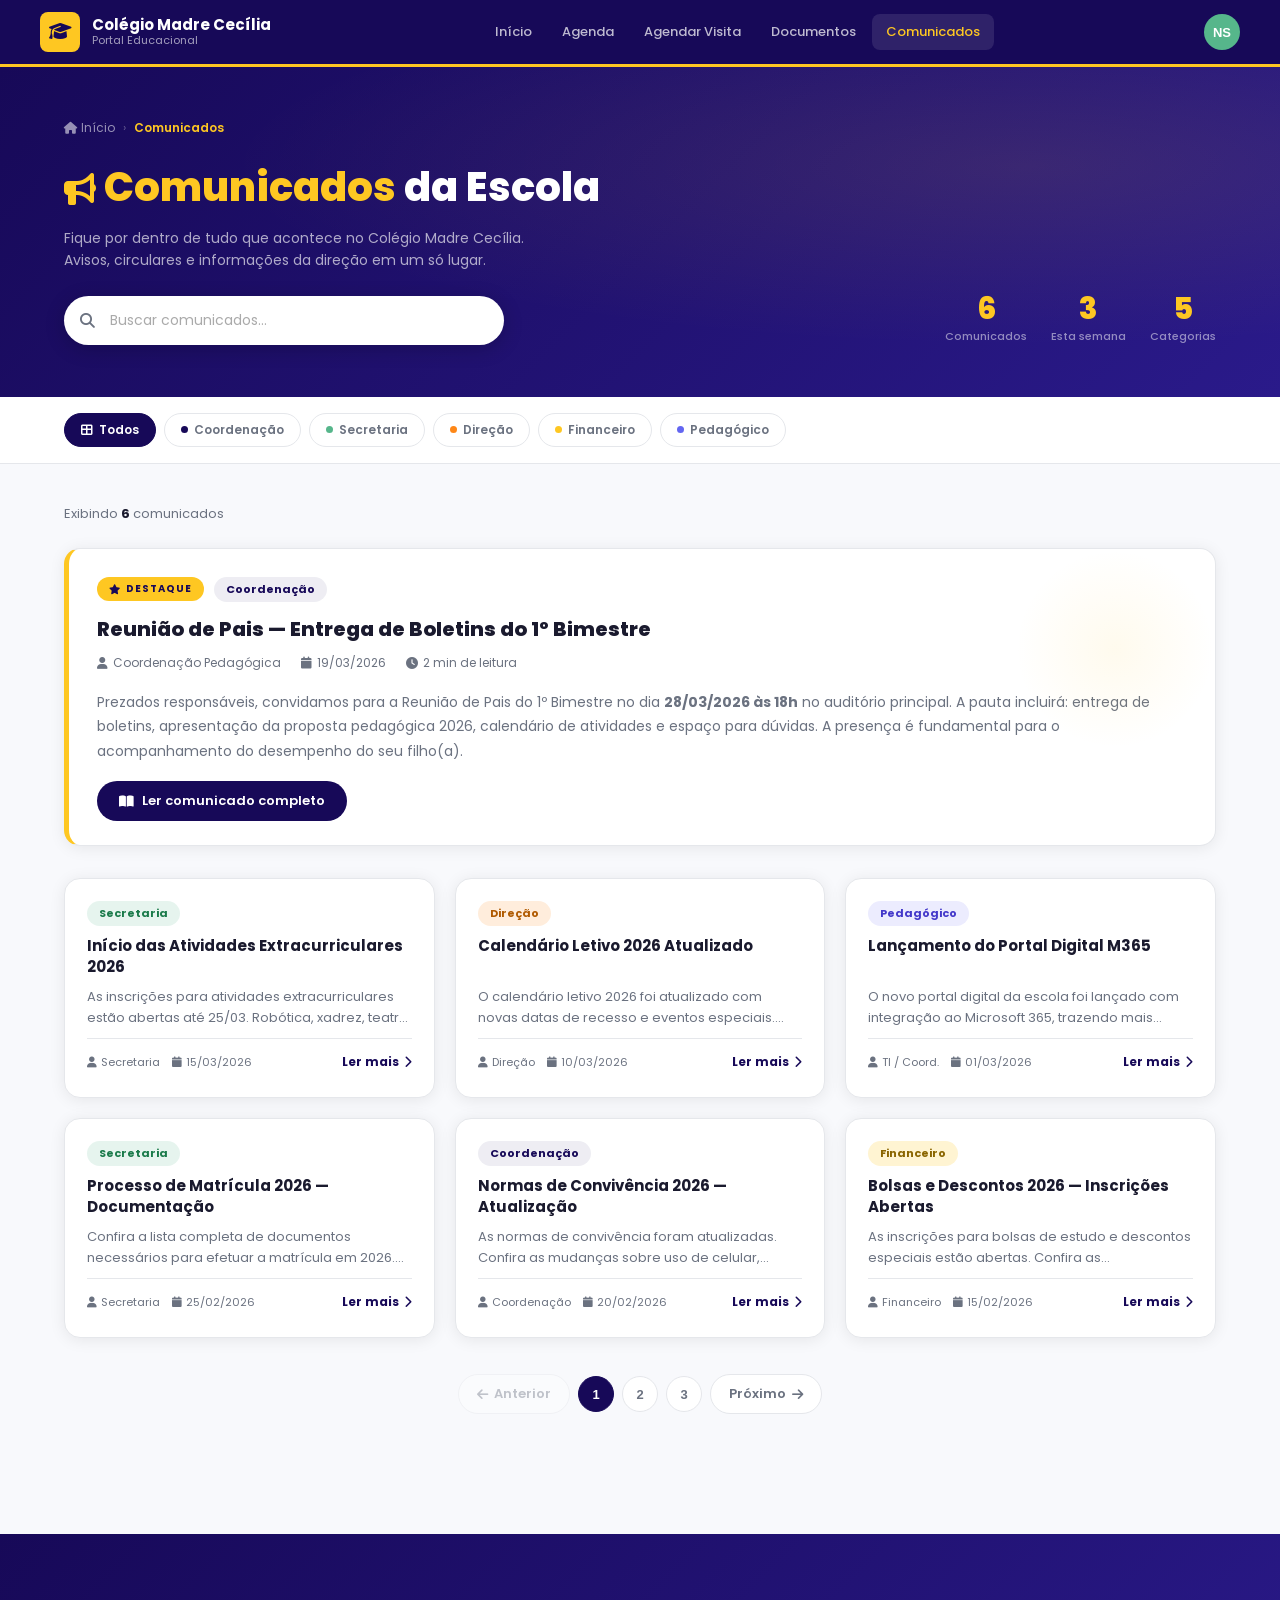
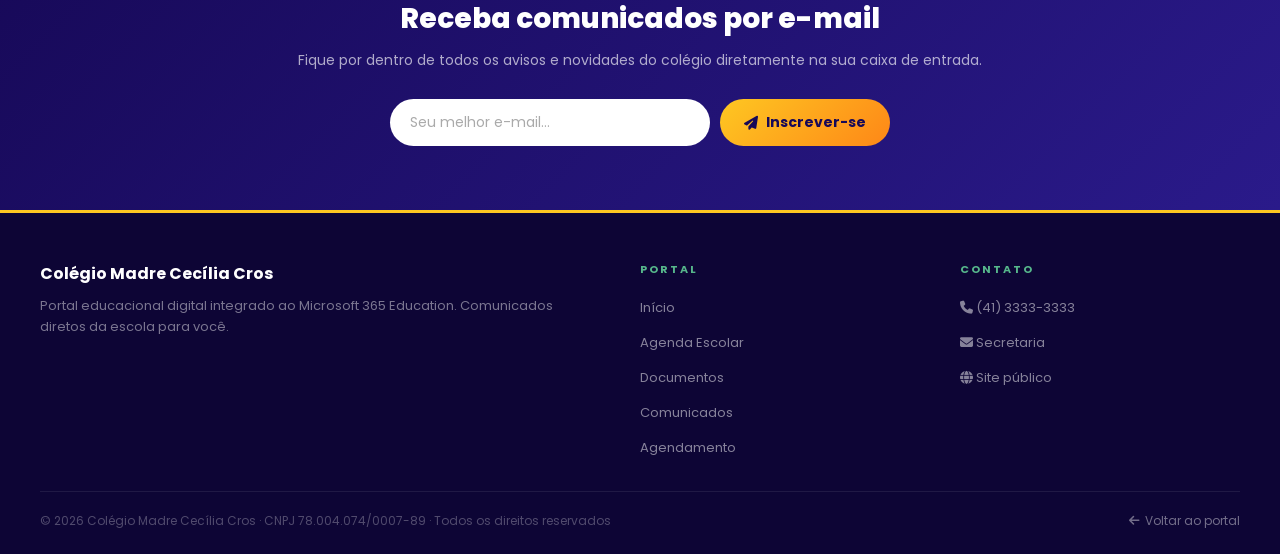
<file: comunicados.html>
<!DOCTYPE html>
<html lang="pt-BR">
<head>
<meta charset="UTF-8"/>
<meta name="viewport" content="width=device-width, initial-scale=1.0"/>
<title>Comunicados — Colégio Madre Cecília</title>
<link rel="preconnect" href="https://fonts.googleapis.com"/>
<link rel="preconnect" href="https://fonts.gstatic.com" crossorigin/>
<link href="https://fonts.googleapis.com/css2?family=Poppins:wght@300;400;500;600;700;800&display=swap" rel="stylesheet"/>
<link rel="stylesheet" href="https://cdnjs.cloudflare.com/ajax/libs/font-awesome/6.5.0/css/all.min.css"/>
<style>
/* ═══ VARS & RESET ═══ */
*, *::before, *::after { box-sizing: border-box; margin: 0; padding: 0; }
:root {
  --cor-primaria:    #170958;
  --cor-primaria-d:  #0d0535;
  --cor-primaria-cl: rgba(23,9,88,0.07);
  --cor-secundaria:  #56b68b;
  --cor-destaque:    #fec722;
  --cor-laranja:     #fe8717;
  --cor-texto:       #1a1a2e;
  --cor-texto-s:     #6b7280;
  --cor-fundo:       #f8f9fc;
  --cor-superficie:  #ffffff;
  --cor-borda:       #e5e7eb;
  --raio:            8px;
  --raio-g:          16px;
  --sombra:          0 2px 16px rgba(0,0,0,0.08);
  --sombra-hover:    0 8px 32px rgba(0,0,0,0.14);
  --fonte:           'Poppins', sans-serif;
  --transicao:       all 0.25s ease;
}
body { font-family: var(--fonte); color: var(--cor-texto); background: var(--cor-fundo); overflow-x: hidden; }
a { text-decoration: none; color: inherit; }

/* ═══ UTILITÁRIOS ═══ */
.container { max-width: 1200px; margin: 0 auto; padding: 0 24px; }
.section-eyebrow { font-size: 11px; font-weight: 700; letter-spacing: 3px; text-transform: uppercase; color: var(--cor-secundaria); margin-bottom: 8px; }
.section-title { font-size: clamp(20px,3.5vw,30px); font-weight: 800; color: var(--cor-texto); margin-bottom: 12px; }

.badge { display: inline-flex; align-items: center; gap: 5px; font-size: 11px; font-weight: 700; padding: 4px 12px; border-radius: 100px; white-space: nowrap; }
.badge-coordenacao { background: var(--cor-primaria-cl); color: var(--cor-primaria); }
.badge-secretaria  { background: rgba(86,182,139,0.15); color: #1a7a4a; }
.badge-direcao     { background: rgba(254,135,23,0.15); color: #b05a00; }
.badge-financeiro  { background: rgba(254,199,34,0.20); color: #8a6500; }
.badge-pedagogico  { background: rgba(99,102,241,0.12); color: #4338ca; }
.badge-ti          { background: rgba(6,182,212,0.12);  color: #0e7490; }
.badge-destaque    { background: var(--cor-destaque); color: var(--cor-primaria); font-size: 10px; letter-spacing: 1px; }

/* ═══ HEADER ═══ */
#com-header { background: var(--cor-primaria); border-bottom: 3px solid var(--cor-destaque); padding: 0 24px; box-shadow: 0 2px 16px rgba(0,0,0,0.25); }
#com-header .hdr-inner { max-width: 1200px; margin: 0 auto; display: flex; align-items: center; justify-content: space-between; height: 64px; }
.hdr-brand { display: flex; align-items: center; gap: 12px; }
.brand-icon { width: 40px; height: 40px; background: var(--cor-destaque); border-radius: 8px; display: flex; align-items: center; justify-content: center; font-size: 18px; color: var(--cor-primaria); }
.brand-name { font-size: 15px; font-weight: 700; color: #fff; line-height: 1.2; }
.brand-name span { display: block; font-size: 11px; font-weight: 400; color: rgba(255,255,255,0.60); }
.hdr-nav { display: flex; align-items: center; gap: 2px; }
.hdr-nav a { font-size: 13px; font-weight: 500; color: rgba(255,255,255,0.72); padding: 8px 14px; border-radius: 8px; transition: var(--transicao); }
.hdr-nav a:hover, .hdr-nav a.active { background: rgba(255,255,255,0.10); color: var(--cor-destaque); }
.hdr-actions { display: flex; align-items: center; gap: 10px; }
.avatar-btn { width: 36px; height: 36px; background: var(--cor-secundaria); border-radius: 50%; display: flex; align-items: center; justify-content: center; font-size: 13px; font-weight: 700; color: #fff; cursor: pointer; border: none; }
.ham-btn { display: none; flex-direction: column; gap: 5px; background: none; border: none; cursor: pointer; padding: 4px; }
.ham-btn span { display: block; width: 22px; height: 2px; background: #fff; border-radius: 2px; }
@media (max-width: 1024px) { .hdr-nav { display: none; } .ham-btn { display: flex; } }
#mob-nav { display: none; flex-direction: column; background: var(--cor-primaria-d); padding: 16px 24px 24px; border-bottom: 2px solid var(--cor-destaque); }
#mob-nav.open { display: flex; }
#mob-nav a { font-size: 15px; font-weight: 500; color: rgba(255,255,255,0.80); padding: 12px 0; border-bottom: 1px solid rgba(255,255,255,0.07); }
#mob-nav a:hover { color: var(--cor-destaque); }

/* ═══ HERO ═══ */
#com-hero { background: linear-gradient(135deg, var(--cor-primaria) 0%, #2a1a8a 100%); padding: 52px 24px; position: relative; overflow: hidden; }
#com-hero::before { content: ''; position: absolute; inset: 0; background: radial-gradient(ellipse at 80% 30%, rgba(254,199,34,0.10) 0%, transparent 55%); }
#com-hero .container { position: relative; z-index: 1; }
.hero-breadcrumb { display: flex; align-items: center; gap: 8px; margin-bottom: 20px; }
.hero-breadcrumb a { font-size: 12px; color: rgba(255,255,255,0.55); transition: color 0.2s; }
.hero-breadcrumb a:hover { color: var(--cor-destaque); }
.hero-breadcrumb span { font-size: 12px; color: rgba(255,255,255,0.30); }
.hero-breadcrumb .bc-cur { font-size: 12px; color: var(--cor-destaque); font-weight: 600; }

.hero-inner { display: flex; align-items: flex-end; justify-content: space-between; gap: 32px; flex-wrap: wrap; }
.hero-left h1 { font-size: clamp(24px,4vw,40px); font-weight: 800; color: #fff; margin-bottom: 10px; }
.hero-left h1 em { color: var(--cor-destaque); font-style: normal; }
.hero-left p { font-size: 14px; color: rgba(255,255,255,0.65); line-height: 1.6; max-width: 500px; margin-bottom: 24px; }
.search-hero-wrap { position: relative; max-width: 440px; }
.search-hero-wrap i { position: absolute; left: 16px; top: 50%; transform: translateY(-50%); color: var(--cor-texto-s); font-size: 15px; }
#com-search {
  width: 100%; padding: 14px 16px 14px 46px;
  border: none; border-radius: 100px; font-family: var(--fonte); font-size: 14px;
  color: var(--cor-texto); outline: none; box-shadow: 0 4px 20px rgba(0,0,0,0.20);
}
#com-search::placeholder { color: #aaa; }
.hero-stats { display: flex; gap: 24px; flex-wrap: wrap; }
.hstat { text-align: center; }
.hstat-n { font-size: 30px; font-weight: 800; color: var(--cor-destaque); line-height: 1; }
.hstat-l { font-size: 11px; color: rgba(255,255,255,0.50); font-weight: 500; margin-top: 4px; }

/* ═══ FILTROS ═══ */
#com-filtros { background: var(--cor-superficie); border-bottom: 1px solid var(--cor-borda); padding: 16px 24px; position: sticky; top: 0; z-index: 50; }
#com-filtros .container { display: flex; align-items: center; gap: 8px; flex-wrap: wrap; }
.filter-chip {
  display: inline-flex; align-items: center; gap: 6px;
  font-family: var(--fonte); font-size: 12px; font-weight: 600;
  padding: 7px 16px; border-radius: 100px; border: 1.5px solid var(--cor-borda);
  background: var(--cor-superficie); color: var(--cor-texto-s); cursor: pointer; transition: var(--transicao);
}
.filter-chip:hover { border-color: var(--cor-primaria); color: var(--cor-primaria); }
.filter-chip.active { background: var(--cor-primaria); border-color: var(--cor-primaria); color: #fff; }
.filter-chip .chip-dot { width: 7px; height: 7px; border-radius: 50%; }
.dot-coord { background: var(--cor-primaria); }
.dot-sec   { background: var(--cor-secundaria); }
.dot-dir   { background: var(--cor-laranja); }
.dot-fin   { background: var(--cor-destaque); }
.dot-ped   { background: #6366f1; }

/* ═══ MAIN ═══ */
#com-main { padding: 40px 0 72px; }
.com-count { font-size: 13px; color: var(--cor-texto-s); margin-bottom: 24px; }
.com-count strong { color: var(--cor-texto); }

/* ═══ DESTAQUE ═══ */
.destaque-card {
  background: var(--cor-superficie); border: 1px solid var(--cor-borda);
  border-left: 5px solid var(--cor-destaque); border-radius: var(--raio-g);
  padding: 28px 28px 24px; margin-bottom: 32px; box-shadow: var(--sombra);
  position: relative; overflow: hidden;
}
.destaque-card::before {
  content: ''; position: absolute; top: 0; right: 0; width: 200px; height: 200px;
  background: radial-gradient(circle, rgba(254,199,34,0.08) 0%, transparent 70%);
  border-radius: 50%;
}
.destaque-top { display: flex; align-items: center; gap: 10px; margin-bottom: 14px; flex-wrap: wrap; }
.destaque-card h2 { font-size: 20px; font-weight: 800; margin-bottom: 12px; line-height: 1.3; }
.destaque-card .destaque-body { font-size: 14px; color: var(--cor-texto-s); line-height: 1.75; margin-bottom: 18px; }
.destaque-meta { display: flex; align-items: center; gap: 20px; flex-wrap: wrap; margin-bottom: 18px; }
.destaque-meta span { font-size: 12px; color: var(--cor-texto-s); display: flex; align-items: center; gap: 5px; }
.btn-ler-mais {
  display: inline-flex; align-items: center; gap: 8px;
  background: var(--cor-primaria); color: #fff; font-family: var(--fonte); font-size: 13px; font-weight: 600;
  padding: 10px 22px; border-radius: 100px; border: none; cursor: pointer; transition: var(--transicao);
}
.btn-ler-mais:hover { background: var(--cor-primaria-d); transform: translateY(-1px); }

/* ═══ GRID DE CARDS ═══ */
.com-grid { display: grid; grid-template-columns: repeat(3, 1fr); gap: 20px; margin-bottom: 36px; }
@media (max-width: 1024px) { .com-grid { grid-template-columns: repeat(2, 1fr); } }
@media (max-width: 600px)  { .com-grid { grid-template-columns: 1fr; } }

.com-card {
  background: var(--cor-superficie); border: 1px solid var(--cor-borda); border-radius: var(--raio-g);
  padding: 22px; display: flex; flex-direction: column; gap: 10px;
  box-shadow: var(--sombra); transition: var(--transicao); cursor: pointer;
}
.com-card:hover { box-shadow: var(--sombra-hover); transform: translateY(-3px); border-color: rgba(23,9,88,0.20); }
.com-card-top { display: flex; align-items: center; justify-content: space-between; gap: 8px; flex-wrap: wrap; }
.com-card h3 { font-size: 15px; font-weight: 700; line-height: 1.35; flex: 1; }
.com-card .com-resumo { font-size: 13px; color: var(--cor-texto-s); line-height: 1.6; display: -webkit-box; -webkit-line-clamp: 2; -webkit-box-orient: vertical; overflow: hidden; flex: 1; }
.com-card-footer { display: flex; align-items: center; justify-content: space-between; padding-top: 10px; border-top: 1px solid var(--cor-borda); margin-top: auto; flex-wrap: wrap; gap: 8px; }
.com-meta-small { font-size: 11px; color: var(--cor-texto-s); display: flex; align-items: center; gap: 12px; flex-wrap: wrap; }
.com-meta-small span { display: flex; align-items: center; gap: 4px; }
.btn-card-ler { display: inline-flex; align-items: center; gap: 5px; font-family: var(--fonte); font-size: 12px; font-weight: 700; color: var(--cor-primaria); background: none; border: none; cursor: pointer; padding: 4px 0; transition: var(--transicao); }
.btn-card-ler:hover { color: var(--cor-secundaria); }

/* Sem resultados */
#com-empty { display: none; text-align: center; padding: 64px 24px; }
#com-empty i { font-size: 52px; color: var(--cor-borda); margin-bottom: 16px; display: block; }
#com-empty h3 { font-size: 16px; font-weight: 700; margin-bottom: 8px; }
#com-empty p { font-size: 13px; color: var(--cor-texto-s); }

/* ═══ PAGINAÇÃO ═══ */
.paginacao { display: flex; align-items: center; justify-content: center; gap: 8px; margin-bottom: 48px; }
.pag-btn {
  display: inline-flex; align-items: center; gap: 6px;
  font-family: var(--fonte); font-size: 13px; font-weight: 600;
  padding: 9px 18px; border-radius: 100px; border: 1.5px solid var(--cor-borda);
  background: var(--cor-superficie); color: var(--cor-texto-s); cursor: pointer; transition: var(--transicao);
}
.pag-btn:hover:not(:disabled) { border-color: var(--cor-primaria); color: var(--cor-primaria); }
.pag-btn:disabled { opacity: 0.4; cursor: not-allowed; }
.pag-info { font-size: 13px; font-weight: 600; color: var(--cor-texto); padding: 0 12px; }
.pag-num {
  width: 36px; height: 36px; border-radius: 50%; border: 1.5px solid var(--cor-borda);
  background: var(--cor-superficie); display: flex; align-items: center; justify-content: center;
  font-size: 13px; font-weight: 600; cursor: pointer; transition: var(--transicao); color: var(--cor-texto-s);
}
.pag-num.active { background: var(--cor-primaria); border-color: var(--cor-primaria); color: #fff; }
.pag-num:hover:not(.active) { border-color: var(--cor-primaria); color: var(--cor-primaria); }

/* ═══ NEWSLETTER ═══ */
#com-newsletter { background: linear-gradient(135deg, var(--cor-primaria) 0%, #2a1a8a 100%); padding: 64px 0; text-align: center; }
#com-newsletter h2 { font-size: clamp(20px,3vw,28px); font-weight: 800; color: #fff; margin-bottom: 10px; }
#com-newsletter p { font-size: 14px; color: rgba(255,255,255,0.65); margin-bottom: 28px; }
.newsletter-form { display: flex; gap: 10px; justify-content: center; flex-wrap: wrap; max-width: 500px; margin: 0 auto; }
#newsletter-email {
  flex: 1; min-width: 220px; padding: 13px 20px; border: none; border-radius: 100px;
  font-family: var(--fonte); font-size: 14px; color: var(--cor-texto); outline: none;
}
#newsletter-email::placeholder { color: #aaa; }
.btn-newsletter {
  background: linear-gradient(135deg, var(--cor-destaque), var(--cor-laranja));
  color: var(--cor-primaria); font-family: var(--fonte); font-weight: 700; font-size: 14px;
  padding: 13px 24px; border-radius: 100px; border: none; cursor: pointer; transition: var(--transicao);
  display: inline-flex; align-items: center; gap: 8px;
}
.btn-newsletter:hover { transform: translateY(-2px); box-shadow: 0 6px 20px rgba(254,199,34,0.40); }
#newsletter-ok { display: none; margin-top: 16px; color: var(--cor-destaque); font-weight: 600; font-size: 14px; }

/* ═══ MODAL ═══ */
#com-modal-overlay {
  display: none; position: fixed; inset: 0; background: rgba(0,0,0,0.55);
  z-index: 1000; align-items: center; justify-content: center; padding: 24px;
  backdrop-filter: blur(4px);
}
#com-modal-overlay.open { display: flex; }
#com-modal {
  background: var(--cor-superficie); border-radius: var(--raio-g); max-width: 640px; width: 100%;
  max-height: 85vh; overflow-y: auto; box-shadow: 0 20px 60px rgba(0,0,0,0.30);
  animation: modalIn 0.25s ease;
}
@keyframes modalIn { from { opacity:0; transform:translateY(20px); } to { opacity:1; transform:translateY(0); } }
.modal-header { padding: 24px 24px 16px; border-bottom: 1px solid var(--cor-borda); display: flex; align-items: flex-start; justify-content: space-between; gap: 12px; }
.modal-header h3 { font-size: 18px; font-weight: 800; line-height: 1.3; flex: 1; }
.modal-close { background: var(--cor-fundo); border: 1px solid var(--cor-borda); width: 32px; height: 32px; border-radius: 50%; cursor: pointer; display: flex; align-items: center; justify-content: center; font-size: 14px; color: var(--cor-texto-s); flex-shrink: 0; transition: var(--transicao); }
.modal-close:hover { background: #fef2f2; color: #dc2626; border-color: #dc2626; }
.modal-meta { padding: 14px 24px; border-bottom: 1px solid var(--cor-borda); display: flex; align-items: center; gap: 16px; flex-wrap: wrap; }
.modal-meta span { font-size: 12px; color: var(--cor-texto-s); display: flex; align-items: center; gap: 5px; }
.modal-body { padding: 24px; font-size: 14px; color: var(--cor-texto-s); line-height: 1.8; }
.modal-body p { margin-bottom: 14px; }
.modal-footer { padding: 16px 24px; border-top: 1px solid var(--cor-borda); display: flex; align-items: center; justify-content: space-between; gap: 12px; flex-wrap: wrap; background: var(--cor-fundo); border-radius: 0 0 var(--raio-g) var(--raio-g); }
.modal-share { display: flex; align-items: center; gap: 8px; }
.modal-share span { font-size: 12px; color: var(--cor-texto-s); }
.share-btn { width: 32px; height: 32px; border-radius: 50%; border: 1px solid var(--cor-borda); background: var(--cor-superficie); display: flex; align-items: center; justify-content: center; font-size: 13px; cursor: pointer; color: var(--cor-texto-s); transition: var(--transicao); }
.share-btn:hover { background: var(--cor-primaria); color: #fff; border-color: var(--cor-primaria); }

/* ═══ RODAPÉ ═══ */
#com-footer { background: var(--cor-primaria-d); padding: 48px 24px 24px; border-top: 3px solid var(--cor-destaque); }
.footer-grid { max-width: 1200px; margin: 0 auto; display: grid; grid-template-columns: 2fr 1fr 1fr; gap: 40px; padding-bottom: 32px; border-bottom: 1px solid rgba(255,255,255,0.08); }
@media (max-width: 768px) { .footer-grid { grid-template-columns: 1fr; } }
.footer-brand h3 { font-size: 16px; font-weight: 700; color: #fff; margin-bottom: 10px; }
.footer-brand p { font-size: 13px; color: rgba(255,255,255,0.45); line-height: 1.6; }
.footer-col h4 { font-size: 11px; font-weight: 700; letter-spacing: 2px; text-transform: uppercase; color: var(--cor-secundaria); margin-bottom: 16px; }
.footer-col ul { list-style: none; display: flex; flex-direction: column; gap: 10px; }
.footer-col ul li a { font-size: 13px; color: rgba(255,255,255,0.50); transition: color 0.2s; }
.footer-col ul li a:hover { color: var(--cor-destaque); }
.footer-bottom { max-width: 1200px; margin: 20px auto 0; display: flex; align-items: center; justify-content: space-between; flex-wrap: wrap; gap: 12px; }
.footer-bottom p { font-size: 12px; color: rgba(255,255,255,0.28); }
.footer-bottom a { font-size: 12px; color: rgba(255,255,255,0.42); display: flex; align-items: center; gap: 5px; transition: color 0.2s; }
.footer-bottom a:hover { color: var(--cor-destaque); }
</style>
</head>
<body>

<!-- HEADER -->
<header id="com-header" role="banner">
  <div class="hdr-inner">
    <a href="index.html" class="hdr-brand" aria-label="Ir para a página inicial">
      <div class="brand-icon"><i class="fas fa-graduation-cap" aria-hidden="true"></i></div>
      <div class="brand-name">Colégio Madre Cecília <span>Portal Educacional</span></div>
    </a>
    <nav class="hdr-nav" aria-label="Navegação principal">
      <a href="index.html">Início</a>
      <a href="agenda.html">Agenda</a>
      <a href="agendamento.html">Agendar Visita</a>
      <a href="documentos.html">Documentos</a>
      <a href="comunicados.html" class="active" aria-current="page">Comunicados</a>
    </nav>
    <div class="hdr-actions">
      <button class="avatar-btn" aria-label="Menu do usuário">NS</button>
      <button class="ham-btn" id="com-ham" aria-label="Abrir menu" aria-expanded="false">
        <span></span><span></span><span></span>
      </button>
    </div>
  </div>
</header>
<nav id="mob-nav" role="navigation" aria-label="Menu mobile">
  <a href="index.html">Início</a>
  <a href="agenda.html">Agenda Escolar</a>
  <a href="agendamento.html">Agendar Visita</a>
  <a href="documentos.html">Documentos</a>
  <a href="comunicados.html">Comunicados</a>
</nav>

<!-- HERO -->
<section id="com-hero" aria-labelledby="com-title">
  <div class="container">
    <nav class="hero-breadcrumb" aria-label="Breadcrumb">
      <a href="index.html"><i class="fas fa-home" aria-hidden="true"></i> Início</a>
      <span aria-hidden="true">›</span>
      <span class="bc-cur">Comunicados</span>
    </nav>
    <div class="hero-inner">
      <div class="hero-left">
        <h1 id="com-title"><i class="fas fa-bullhorn" style="color:var(--cor-destaque);font-size:0.8em" aria-hidden="true"></i> <em>Comunicados</em> da Escola</h1>
        <p>Fique por dentro de tudo que acontece no Colégio Madre Cecília. Avisos, circulares e informações da direção em um só lugar.</p>
        <div class="search-hero-wrap">
          <i class="fas fa-search" aria-hidden="true"></i>
          <input type="search" id="com-search" placeholder="Buscar comunicados..." aria-label="Buscar comunicados"/>
        </div>
      </div>
      <div class="hero-stats" aria-label="Estatísticas dos comunicados">
        <div class="hstat"><div class="hstat-n">6</div><div class="hstat-l">Comunicados</div></div>
        <div class="hstat"><div class="hstat-n">3</div><div class="hstat-l">Esta semana</div></div>
        <div class="hstat"><div class="hstat-n">5</div><div class="hstat-l">Categorias</div></div>
      </div>
    </div>
  </div>
</section>

<!-- FILTROS -->
<div id="com-filtros" role="navigation" aria-label="Filtrar por categoria">
  <div class="container">
    <button class="filter-chip active" data-cat="todos" aria-pressed="true">
      <i class="fas fa-th-large" aria-hidden="true"></i> Todos
    </button>
    <button class="filter-chip" data-cat="coordenacao" aria-pressed="false">
      <span class="chip-dot dot-coord" aria-hidden="true"></span> Coordenação
    </button>
    <button class="filter-chip" data-cat="secretaria" aria-pressed="false">
      <span class="chip-dot dot-sec" aria-hidden="true"></span> Secretaria
    </button>
    <button class="filter-chip" data-cat="direcao" aria-pressed="false">
      <span class="chip-dot dot-dir" aria-hidden="true"></span> Direção
    </button>
    <button class="filter-chip" data-cat="financeiro" aria-pressed="false">
      <span class="chip-dot dot-fin" aria-hidden="true"></span> Financeiro
    </button>
    <button class="filter-chip" data-cat="pedagogico" aria-pressed="false">
      <span class="chip-dot dot-ped" aria-hidden="true"></span> Pedagógico
    </button>
  </div>
</div>

<!-- MAIN -->
<main id="com-main" role="main">
  <div class="container">

    <p class="com-count" aria-live="polite" id="com-count">Exibindo <strong>6</strong> comunicados</p>

    <!-- DESTAQUE -->
    <article class="destaque-card" data-cat="coordenacao" id="destaque-card" aria-labelledby="destaque-title">
      <div class="destaque-top">
        <span class="badge badge-destaque"><i class="fas fa-star" aria-hidden="true"></i> DESTAQUE</span>
        <span class="badge badge-coordenacao">Coordenação</span>
      </div>
      <h2 id="destaque-title">Reunião de Pais — Entrega de Boletins do 1º Bimestre</h2>
      <div class="destaque-meta">
        <span><i class="fas fa-user" aria-hidden="true"></i> Coordenação Pedagógica</span>
        <span><i class="fas fa-calendar" aria-hidden="true"></i> 19/03/2026</span>
        <span><i class="fas fa-clock" aria-hidden="true"></i> 2 min de leitura</span>
      </div>
      <p class="destaque-body">Prezados responsáveis, convidamos para a Reunião de Pais do 1º Bimestre no dia <strong>28/03/2026 às 18h</strong> no auditório principal. A pauta incluirá: entrega de boletins, apresentação da proposta pedagógica 2026, calendário de atividades e espaço para dúvidas. A presença é fundamental para o acompanhamento do desempenho do seu filho(a).</p>
      <button class="btn-ler-mais" aria-label="Ler comunicado completo sobre Reunião de Pais"
        data-titulo="Reunião de Pais — Entrega de Boletins do 1º Bimestre"
        data-autor="Coordenação Pedagógica" data-data="19/03/2026" data-cat="coordenacao"
        data-corpo="Prezados responsáveis,&lt;br&gt;&lt;br&gt;Convidamos para a Reunião de Pais do 1º Bimestre no dia &lt;strong&gt;28/03/2026 às 18h&lt;/strong&gt; no auditório principal.&lt;br&gt;&lt;br&gt;&lt;strong&gt;Pauta:&lt;/strong&gt;&lt;br&gt;• Entrega de boletins do 1º Bimestre&lt;br&gt;• Apresentação da proposta pedagógica 2026&lt;br&gt;• Calendário de atividades do 2º Bimestre&lt;br&gt;• Espaço aberto para dúvidas e sugestões&lt;br&gt;&lt;br&gt;A presença é fundamental para o acompanhamento escolar. Em caso de impossibilidade, entre em contato com a coordenação para agendar atendimento individual.&lt;br&gt;&lt;br&gt;Contamos com sua participação!&lt;br&gt;&lt;br&gt;&lt;em&gt;Coordenação Pedagógica — Colégio Madre Cecília Cros&lt;/em&gt;">
        <i class="fas fa-book-open" aria-hidden="true"></i> Ler comunicado completo
      </button>
    </article>

    <!-- GRID -->
    <div class="com-grid" id="com-grid" role="list">

      <article class="com-card" role="listitem" data-cat="secretaria"
        data-titulo="Início das Atividades Extracurriculares 2026"
        data-autor="Secretaria" data-data="15/03/2026"
        data-resumo="As inscrições para atividades extracurriculares estão abertas até 25/03."
        data-corpo="As inscrições para as atividades extracurriculares do 1º semestre de 2026 estão abertas.&lt;br&gt;&lt;br&gt;As atividades disponíveis são:&lt;br&gt;• Robótica — Terças e Quintas, 13h às 14h30&lt;br&gt;• Xadrez — Segundas, 12h às 13h&lt;br&gt;• Teatro — Quartas, 13h às 15h&lt;br&gt;• Natação — Terças e Sextas, 7h às 8h&lt;br&gt;&lt;br&gt;Inscrições até 25/03/2026 na secretaria ou pelo portal.">
        <div class="com-card-top">
          <span class="badge badge-secretaria">Secretaria</span>
        </div>
        <h3>Início das Atividades Extracurriculares 2026</h3>
        <p class="com-resumo">As inscrições para atividades extracurriculares estão abertas até 25/03. Robótica, xadrez, teatro e natação disponíveis.</p>
        <div class="com-card-footer">
          <div class="com-meta-small">
            <span><i class="fas fa-user" aria-hidden="true"></i> Secretaria</span>
            <span><i class="fas fa-calendar" aria-hidden="true"></i> 15/03/2026</span>
          </div>
          <button class="btn-card-ler" aria-label="Ler mais sobre Atividades Extracurriculares">
            Ler mais <i class="fas fa-chevron-right" aria-hidden="true"></i>
          </button>
        </div>
      </article>

      <article class="com-card" role="listitem" data-cat="direcao"
        data-titulo="Calendário Letivo 2026 Atualizado"
        data-autor="Direção" data-data="10/03/2026"
        data-resumo="O calendário letivo 2026 foi atualizado com novas datas de recesso e eventos."
        data-corpo="A Direção do Colégio Madre Cecília Cros informa que o Calendário Letivo 2026 foi atualizado.&lt;br&gt;&lt;br&gt;Principais alterações:&lt;br&gt;• Recesso de Páscoa: 02 a 06 de Abril&lt;br&gt;• Recesso de Julho: 14 a 25 de Julho&lt;br&gt;• Recesso de Outubro: 12 de Outubro (Feriado Nacional)&lt;br&gt;• Encerramento do Ano Letivo: 19 de Dezembro&lt;br&gt;&lt;br&gt;O calendário completo está disponível na secretaria e no portal.">
        <div class="com-card-top">
          <span class="badge badge-direcao">Direção</span>
        </div>
        <h3>Calendário Letivo 2026 Atualizado</h3>
        <p class="com-resumo">O calendário letivo 2026 foi atualizado com novas datas de recesso e eventos especiais. Confira as alterações.</p>
        <div class="com-card-footer">
          <div class="com-meta-small">
            <span><i class="fas fa-user" aria-hidden="true"></i> Direção</span>
            <span><i class="fas fa-calendar" aria-hidden="true"></i> 10/03/2026</span>
          </div>
          <button class="btn-card-ler" aria-label="Ler mais sobre Calendário Letivo">
            Ler mais <i class="fas fa-chevron-right" aria-hidden="true"></i>
          </button>
        </div>
      </article>

      <article class="com-card" role="listitem" data-cat="pedagogico"
        data-titulo="Lançamento do Portal Digital M365"
        data-autor="TI / Coordenação" data-data="01/03/2026"
        data-resumo="O novo portal digital da escola foi lançado com integração ao Microsoft 365."
        data-corpo="É com grande satisfação que anunciamos o lançamento do Portal Digital do Colégio Madre Cecília Cros, integrado ao Microsoft 365 Education.&lt;br&gt;&lt;br&gt;O portal permite:&lt;br&gt;• Envio e acompanhamento de documentos&lt;br&gt;• Acesso à agenda escolar&lt;br&gt;• Leitura de comunicados&lt;br&gt;• Agendamento de visitas via Microsoft Bookings&lt;br&gt;&lt;br&gt;Acesse: portal.colegiomadrececilia.edu.br">
        <div class="com-card-top">
          <span class="badge badge-pedagogico">Pedagógico</span>
        </div>
        <h3>Lançamento do Portal Digital M365</h3>
        <p class="com-resumo">O novo portal digital da escola foi lançado com integração ao Microsoft 365, trazendo mais agilidade para pais e alunos.</p>
        <div class="com-card-footer">
          <div class="com-meta-small">
            <span><i class="fas fa-user" aria-hidden="true"></i> TI / Coord.</span>
            <span><i class="fas fa-calendar" aria-hidden="true"></i> 01/03/2026</span>
          </div>
          <button class="btn-card-ler" aria-label="Ler mais sobre o Portal Digital">
            Ler mais <i class="fas fa-chevron-right" aria-hidden="true"></i>
          </button>
        </div>
      </article>

      <article class="com-card" role="listitem" data-cat="secretaria"
        data-titulo="Processo de Matrícula 2026 — Documentação Necessária"
        data-autor="Secretaria" data-data="25/02/2026"
        data-resumo="Confira a lista de documentos necessários para a matrícula em 2026."
        data-corpo="Para efetuar a matrícula em 2026, os responsáveis devem entregar os seguintes documentos na secretaria:&lt;br&gt;&lt;br&gt;• RG e CPF do responsável (cópias)&lt;br&gt;• Certidão de nascimento do aluno&lt;br&gt;• Histórico escolar do ano anterior&lt;br&gt;• Comprovante de residência atualizado&lt;br&gt;• 2 fotos 3x4 do aluno&lt;br&gt;• Cartão de vacinação (Educação Infantil e Fundamental I)&lt;br&gt;&lt;br&gt;Prazo: até 31/03/2026.">
        <div class="com-card-top">
          <span class="badge badge-secretaria">Secretaria</span>
        </div>
        <h3>Processo de Matrícula 2026 — Documentação</h3>
        <p class="com-resumo">Confira a lista completa de documentos necessários para efetuar a matrícula em 2026. Prazo até 31/03.</p>
        <div class="com-card-footer">
          <div class="com-meta-small">
            <span><i class="fas fa-user" aria-hidden="true"></i> Secretaria</span>
            <span><i class="fas fa-calendar" aria-hidden="true"></i> 25/02/2026</span>
          </div>
          <button class="btn-card-ler" aria-label="Ler mais sobre Matrícula 2026">
            Ler mais <i class="fas fa-chevron-right" aria-hidden="true"></i>
          </button>
        </div>
      </article>

      <article class="com-card" role="listitem" data-cat="coordenacao"
        data-titulo="Normas de Convivência 2026 — Atualização"
        data-autor="Coordenação" data-data="20/02/2026"
        data-resumo="As normas de convivência foram atualizadas para o ano letivo 2026."
        data-corpo="A Coordenação Pedagógica informa que as Normas de Convivência foram atualizadas para 2026.&lt;br&gt;&lt;br&gt;Principais atualizações:&lt;br&gt;• Política de uso de celulares (proibido em sala de aula)&lt;br&gt;• Normas de uniforme atualizadas&lt;br&gt;• Política de atrasos e faltas&lt;br&gt;• Procedimentos de comunicação escola-família&lt;br&gt;&lt;br&gt;O documento completo foi enviado por e-mail e está disponível na secretaria.">
        <div class="com-card-top">
          <span class="badge badge-coordenacao">Coordenação</span>
        </div>
        <h3>Normas de Convivência 2026 — Atualização</h3>
        <p class="com-resumo">As normas de convivência foram atualizadas. Confira as mudanças sobre uso de celular, uniforme e faltas.</p>
        <div class="com-card-footer">
          <div class="com-meta-small">
            <span><i class="fas fa-user" aria-hidden="true"></i> Coordenação</span>
            <span><i class="fas fa-calendar" aria-hidden="true"></i> 20/02/2026</span>
          </div>
          <button class="btn-card-ler" aria-label="Ler mais sobre Normas de Convivência">
            Ler mais <i class="fas fa-chevron-right" aria-hidden="true"></i>
          </button>
        </div>
      </article>

      <article class="com-card" role="listitem" data-cat="financeiro"
        data-titulo="Bolsas e Descontos 2026 — Inscrições Abertas"
        data-autor="Financeiro" data-data="15/02/2026"
        data-resumo="As inscrições para bolsas de estudo e descontos especiais estão abertas."
        data-corpo="O Colégio Madre Cecília Cros informa que as inscrições para o Programa de Bolsas e Descontos 2026 estão abertas.&lt;br&gt;&lt;br&gt;Modalidades disponíveis:&lt;br&gt;• Bolsa integral — para famílias em situação de vulnerabilidade&lt;br&gt;• Desconto irmão — 10% para segundo filho e 15% para terceiro&lt;br&gt;• Desconto funcionário — para colaboradores da escola&lt;br&gt;• Bolsa mérito — para alunos com excelente desempenho&lt;br&gt;&lt;br&gt;Inscrições até 28/02/2026 na secretaria.">
        <div class="com-card-top">
          <span class="badge badge-financeiro">Financeiro</span>
        </div>
        <h3>Bolsas e Descontos 2026 — Inscrições Abertas</h3>
        <p class="com-resumo">As inscrições para bolsas de estudo e descontos especiais estão abertas. Confira as modalidades disponíveis.</p>
        <div class="com-card-footer">
          <div class="com-meta-small">
            <span><i class="fas fa-user" aria-hidden="true"></i> Financeiro</span>
            <span><i class="fas fa-calendar" aria-hidden="true"></i> 15/02/2026</span>
          </div>
          <button class="btn-card-ler" aria-label="Ler mais sobre Bolsas e Descontos">
            Ler mais <i class="fas fa-chevron-right" aria-hidden="true"></i>
          </button>
        </div>
      </article>

    </div>

    <!-- Sem resultados -->
    <div id="com-empty" role="status" aria-live="polite">
      <i class="fas fa-search" aria-hidden="true"></i>
      <h3>Nenhum comunicado encontrado</h3>
      <p>Tente outros termos de busca ou selecione outra categoria.</p>
    </div>

    <!-- PAGINAÇÃO -->
    <nav class="paginacao" aria-label="Paginação dos comunicados">
      <button class="pag-btn" disabled aria-label="Página anterior">
        <i class="fas fa-arrow-left" aria-hidden="true"></i> Anterior
      </button>
      <button class="pag-num active" aria-label="Página 1" aria-current="page">1</button>
      <button class="pag-num" aria-label="Página 2">2</button>
      <button class="pag-num" aria-label="Página 3">3</button>
      <button class="pag-btn" aria-label="Próxima página">
        Próximo <i class="fas fa-arrow-right" aria-hidden="true"></i>
      </button>
    </nav>

  </div>
</main>

<!-- NEWSLETTER -->
<section id="com-newsletter" aria-labelledby="news-title">
  <div class="container">
    <h2 id="news-title">Receba comunicados por e-mail</h2>
    <p>Fique por dentro de todos os avisos e novidades do colégio diretamente na sua caixa de entrada.</p>
    <div class="newsletter-form" role="form" aria-label="Inscrição em notificações">
      <input type="email" id="newsletter-email" placeholder="Seu melhor e-mail..." aria-label="Digite seu e-mail para receber comunicados"/>
      <button class="btn-newsletter" id="btn-newsletter" aria-label="Inscrever-se para receber comunicados">
        <i class="fas fa-paper-plane" aria-hidden="true"></i> Inscrever-se
      </button>
    </div>
    <p id="newsletter-ok" role="status" aria-live="assertive">
      <i class="fas fa-check-circle" aria-hidden="true"></i> Inscrição realizada! Você receberá os próximos comunicados.
    </p>
  </div>
</section>

<!-- RODAPÉ -->
<footer id="com-footer" role="contentinfo">
  <div class="footer-grid">
    <div class="footer-brand">
      <h3>Colégio Madre Cecília Cros</h3>
      <p>Portal educacional digital integrado ao Microsoft 365 Education. Comunicados diretos da escola para você.</p>
    </div>
    <div class="footer-col">
      <h4>Portal</h4>
      <ul>
        <li><a href="index.html">Início</a></li>
        <li><a href="agenda.html">Agenda Escolar</a></li>
        <li><a href="documentos.html">Documentos</a></li>
        <li><a href="comunicados.html">Comunicados</a></li>
        <li><a href="agendamento.html">Agendamento</a></li>
      </ul>
    </div>
    <div class="footer-col">
      <h4>Contato</h4>
      <ul>
        <li><a href="tel:+554133333333"><i class="fas fa-phone" aria-hidden="true"></i> (41) 3333-3333</a></li>
        <li><a href="mailto:secretaria@colegiomadrececiliacros.onmicrosoft.com"><i class="fas fa-envelope" aria-hidden="true"></i> Secretaria</a></li>
        <li><a href="https://neliosqa-prog.github.io/colegiomcv-curitiba" target="_blank"><i class="fas fa-globe" aria-hidden="true"></i> Site público</a></li>
      </ul>
    </div>
  </div>
  <div class="footer-bottom">
    <p>© 2026 Colégio Madre Cecília Cros · CNPJ 78.004.074/0007-89 · Todos os direitos reservados</p>
    <a href="index.html"><i class="fas fa-arrow-left" aria-hidden="true"></i> Voltar ao portal</a>
  </div>
</footer>

<!-- MODAL -->
<div id="com-modal-overlay" role="dialog" aria-modal="true" aria-labelledby="modal-title">
  <div id="com-modal">
    <div class="modal-header">
      <h3 id="modal-title"></h3>
      <button class="modal-close" id="modal-close-btn" aria-label="Fechar comunicado">
        <i class="fas fa-times" aria-hidden="true"></i>
      </button>
    </div>
    <div class="modal-meta" id="modal-meta"></div>
    <div class="modal-body" id="modal-body"></div>
    <div class="modal-footer">
      <div class="modal-share">
        <span>Compartilhar:</span>
        <button class="share-btn" aria-label="Compartilhar por e-mail"><i class="fas fa-envelope" aria-hidden="true"></i></button>
        <button class="share-btn" aria-label="Copiar link"><i class="fas fa-link" aria-hidden="true"></i></button>
      </div>
      <button class="btn-ler-mais" onclick="closeModal()" style="background:var(--cor-fundo);color:var(--cor-texto);font-size:13px;" aria-label="Fechar comunicado">
        <i class="fas fa-times" aria-hidden="true"></i> Fechar
      </button>
    </div>
  </div>
</div>

<script>
// ═══ DADOS DOS COMUNICADOS ═══
const comData = {
  destaque: {
    titulo: 'Reunião de Pais — Entrega de Boletins do 1º Bimestre',
    autor:  'Coordenação Pedagógica', data: '19/03/2026', cat: 'coordenacao',
    corpo:  'Prezados responsáveis,<br><br>Convidamos para a Reunião de Pais do 1º Bimestre no dia <strong>28/03/2026 às 18h</strong> no auditório principal.<br><br><strong>Pauta:</strong><br>• Entrega de boletins do 1º Bimestre<br>• Apresentação da proposta pedagógica 2026<br>• Calendário de atividades do 2º Bimestre<br>• Espaço aberto para dúvidas e sugestões<br><br>A presença é fundamental para o acompanhamento escolar.<br><br><em>Coordenação Pedagógica — Colégio Madre Cecília Cros</em>'
  }
};

// ═══ MODAL ═══
function openModal(titulo, autor, data, corpo, cat) {
  const overlay = document.getElementById('com-modal-overlay');
  document.getElementById('modal-title').textContent = titulo;
  document.getElementById('modal-meta').innerHTML = `
    <span><i class="fas fa-user" aria-hidden="true"></i> ${autor}</span>
    <span><i class="fas fa-calendar" aria-hidden="true"></i> ${data}</span>
    <span><i class="fas fa-clock" aria-hidden="true"></i> 2 min de leitura</span>`;
  document.getElementById('modal-body').innerHTML = `<p>${corpo}</p>`;
  overlay.classList.add('open');
  document.body.style.overflow = 'hidden';
  document.getElementById('modal-close-btn').focus();
}

function closeModal() {
  document.getElementById('com-modal-overlay').classList.remove('open');
  document.body.style.overflow = '';
}

document.getElementById('modal-close-btn').addEventListener('click', closeModal);
document.getElementById('com-modal-overlay').addEventListener('click', function (e) {
  if (e.target === this) closeModal();
});
document.addEventListener('keydown', e => { if (e.key === 'Escape') closeModal(); });

// Botão destaque
document.querySelector('.destaque-card .btn-ler-mais').addEventListener('click', function () {
  openModal(this.dataset.titulo, this.dataset.autor, this.dataset.data, this.dataset.corpo, this.dataset.cat);
});

// Botões dos cards
document.querySelectorAll('.com-card').forEach(card => {
  card.querySelector('.btn-card-ler').addEventListener('click', () => {
    openModal(card.dataset.titulo, card.dataset.autor, card.dataset.data, card.dataset.corpo, card.dataset.cat);
  });
  card.addEventListener('click', function (e) {
    if (!e.target.closest('.btn-card-ler')) return;
  });
});

// ═══ FILTROS ═══
(function () {
  const chips   = document.querySelectorAll('.filter-chip');
  const cards   = document.querySelectorAll('.com-card');
  const destaque= document.getElementById('destaque-card');
  const empty   = document.getElementById('com-empty');
  const count   = document.getElementById('com-count');

  function updateCount(n) {
    count.innerHTML = `Exibindo <strong>${n}</strong> comunicado${n !== 1 ? 's' : ''}`;
  }

  chips.forEach(chip => {
    chip.addEventListener('click', () => {
      const cat = chip.dataset.cat;
      chips.forEach(c => { c.classList.remove('active'); c.setAttribute('aria-pressed','false'); });
      chip.classList.add('active'); chip.setAttribute('aria-pressed','true');

      // Destaque
      if (cat === 'todos' || cat === 'coordenacao') {
        destaque.style.display = '';
      } else {
        destaque.style.display = 'none';
      }

      let visible = cat === 'todos' || cat === 'coordenacao' ? 1 : 0;
      cards.forEach(card => {
        const show = cat === 'todos' || card.dataset.cat === cat;
        card.style.display = show ? '' : 'none';
        if (show) visible++;
      });

      empty.style.display = visible === 0 ? 'block' : 'none';
      updateCount(visible);
    });
  });
}());

// ═══ BUSCA ═══
(function () {
  const input   = document.getElementById('com-search');
  const cards   = document.querySelectorAll('.com-card');
  const destaque= document.getElementById('destaque-card');
  const empty   = document.getElementById('com-empty');
  const count   = document.getElementById('com-count');

  input.addEventListener('input', function () {
    const q = this.value.toLowerCase().trim();
    if (!q) {
      cards.forEach(c => c.style.display = '');
      destaque.style.display = '';
      empty.style.display = 'none';
      count.innerHTML = `Exibindo <strong>6</strong> comunicados`;
      return;
    }

    const destTxt = (destaque.querySelector('h2').textContent + destaque.querySelector('.destaque-body').textContent).toLowerCase();
    destaque.style.display = destTxt.includes(q) ? '' : 'none';

    let vis = destTxt.includes(q) ? 1 : 0;
    cards.forEach(card => {
      const txt = card.textContent.toLowerCase();
      const show = txt.includes(q);
      card.style.display = show ? '' : 'none';
      if (show) vis++;
    });

    empty.style.display = vis === 0 ? 'block' : 'none';
    count.innerHTML = `Exibindo <strong>${vis}</strong> resultado${vis !== 1 ? 's' : ''} para "<em>${this.value}</em>"`;
  });
}());

// ═══ NEWSLETTER ═══
document.getElementById('btn-newsletter').addEventListener('click', function () {
  const email = document.getElementById('newsletter-email').value.trim();
  if (!email || !email.includes('@')) {
    document.getElementById('newsletter-email').focus();
    return;
  }
  this.innerHTML = '<i class="fas fa-spinner fa-spin"></i> Inscrevendo...';
  this.disabled = true;
  setTimeout(() => {
    document.getElementById('newsletter-ok').style.display = 'block';
    document.getElementById('newsletter-email').value = '';
    this.style.display = 'none';
  }, 1200);
});

// ═══ MOBILE MENU ═══
(function () {
  const ham = document.getElementById('com-ham');
  const nav = document.getElementById('mob-nav');
  if (!ham || !nav) return;
  ham.addEventListener('click', () => {
    const open = nav.classList.toggle('open');
    ham.setAttribute('aria-expanded', String(open));
  });
}());

// ═══ PAGINAÇÃO (visual) ═══
document.querySelectorAll('.pag-num').forEach(btn => {
  btn.addEventListener('click', function () {
    document.querySelectorAll('.pag-num').forEach(b => { b.classList.remove('active'); b.removeAttribute('aria-current'); });
    this.classList.add('active'); this.setAttribute('aria-current','page');
  });
});
</script>

<!--
═══════════════════════════════════════════════════════
PUBLICAR NO SHAREPOINT — PnP PowerShell
═══════════════════════════════════════════════════════

Import-Module /Users/nelio/.local/share/powershell/Modules/PnP.PowerShell/3.1.0/PnP.PowerShell.psd1 -Force
Connect-PnPOnline -Url "https://colegiomadrececiliacros.sharepoint.com/sites/PortalEscolaMadreCecilia" `
    -ClientId "c354cdcf-7ac8-480d-95b7-d979e53a398c" -Interactive

$p = Add-PnPPage -Name "comunicados" -LayoutType Article -Publish
Add-PnPPageSection -Page $p -SectionTemplate OneColumn -Order 1
Add-PnPPageTextPart -Page $p -Section 1 -Column 1 `
    -Text (Get-Content "comunicados.html" -Raw)
═══════════════════════════════════════════════════════
-->

</body>
</html>
</file>
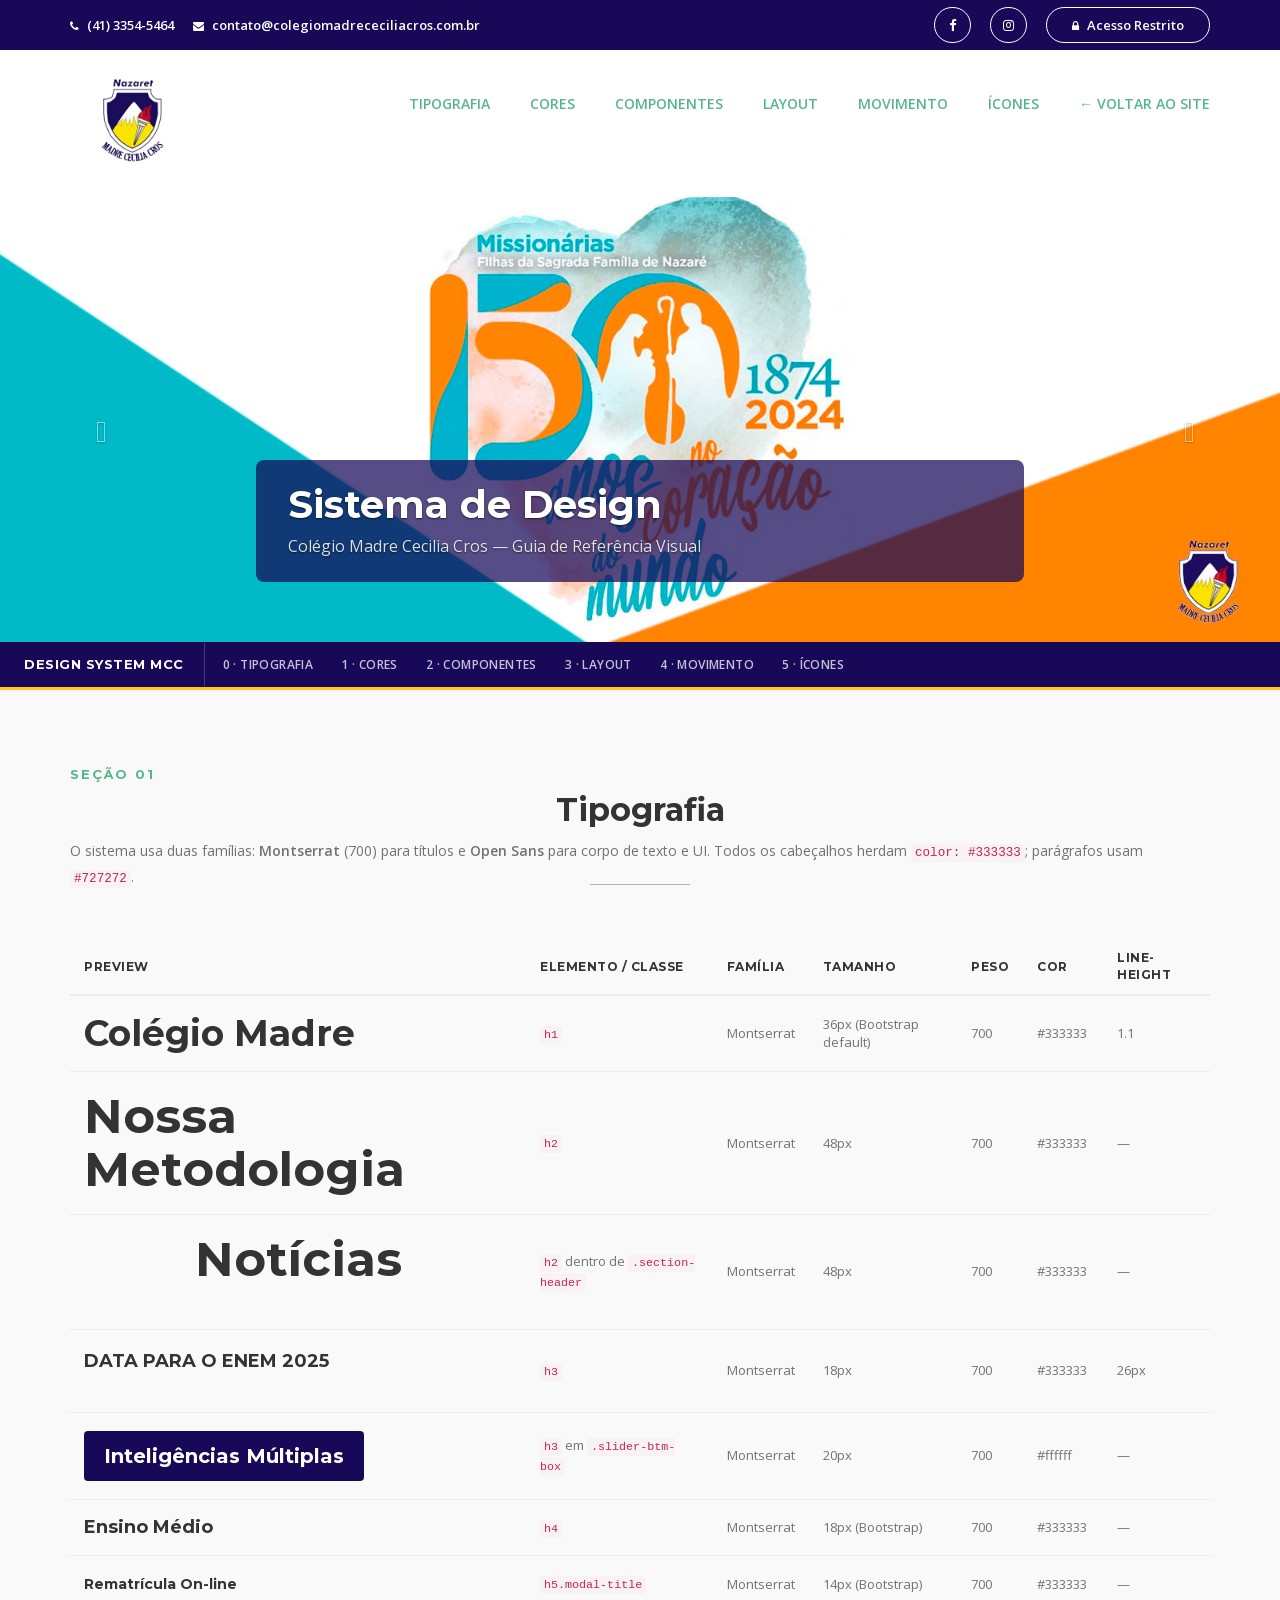
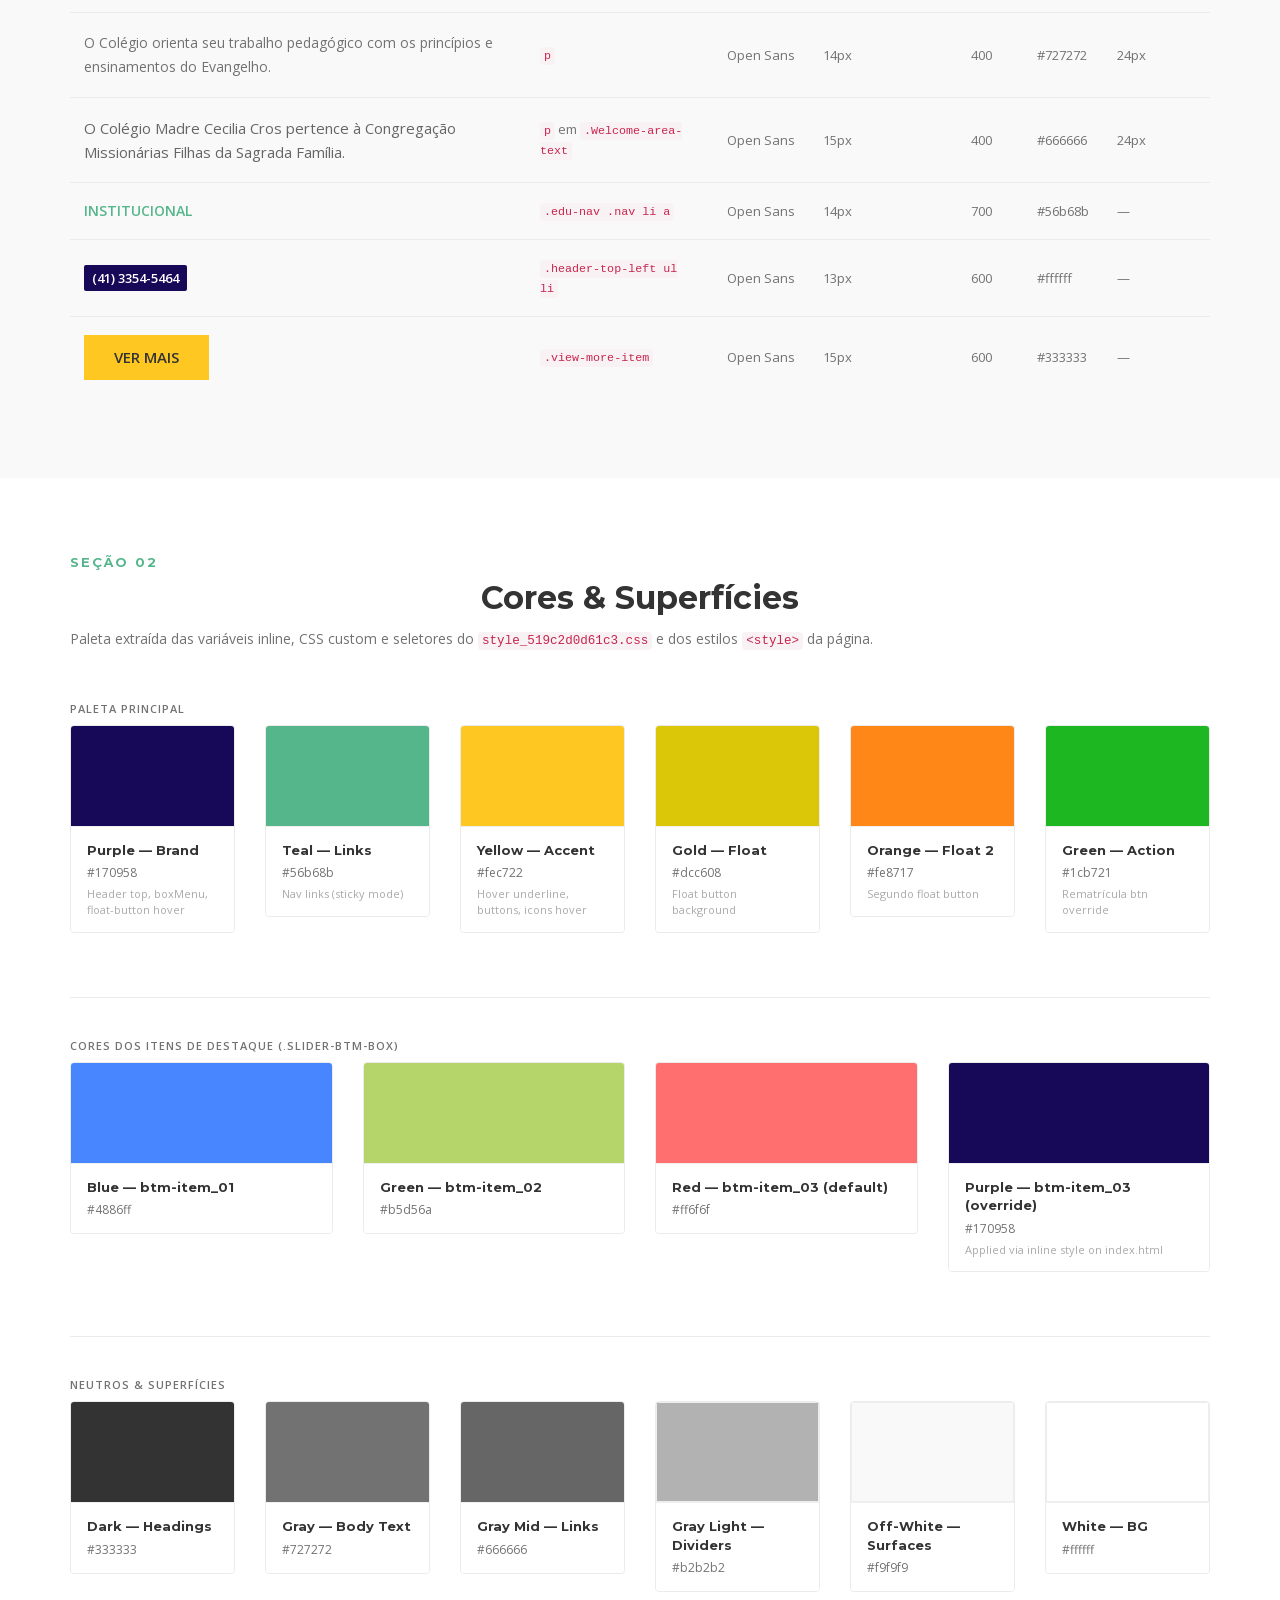
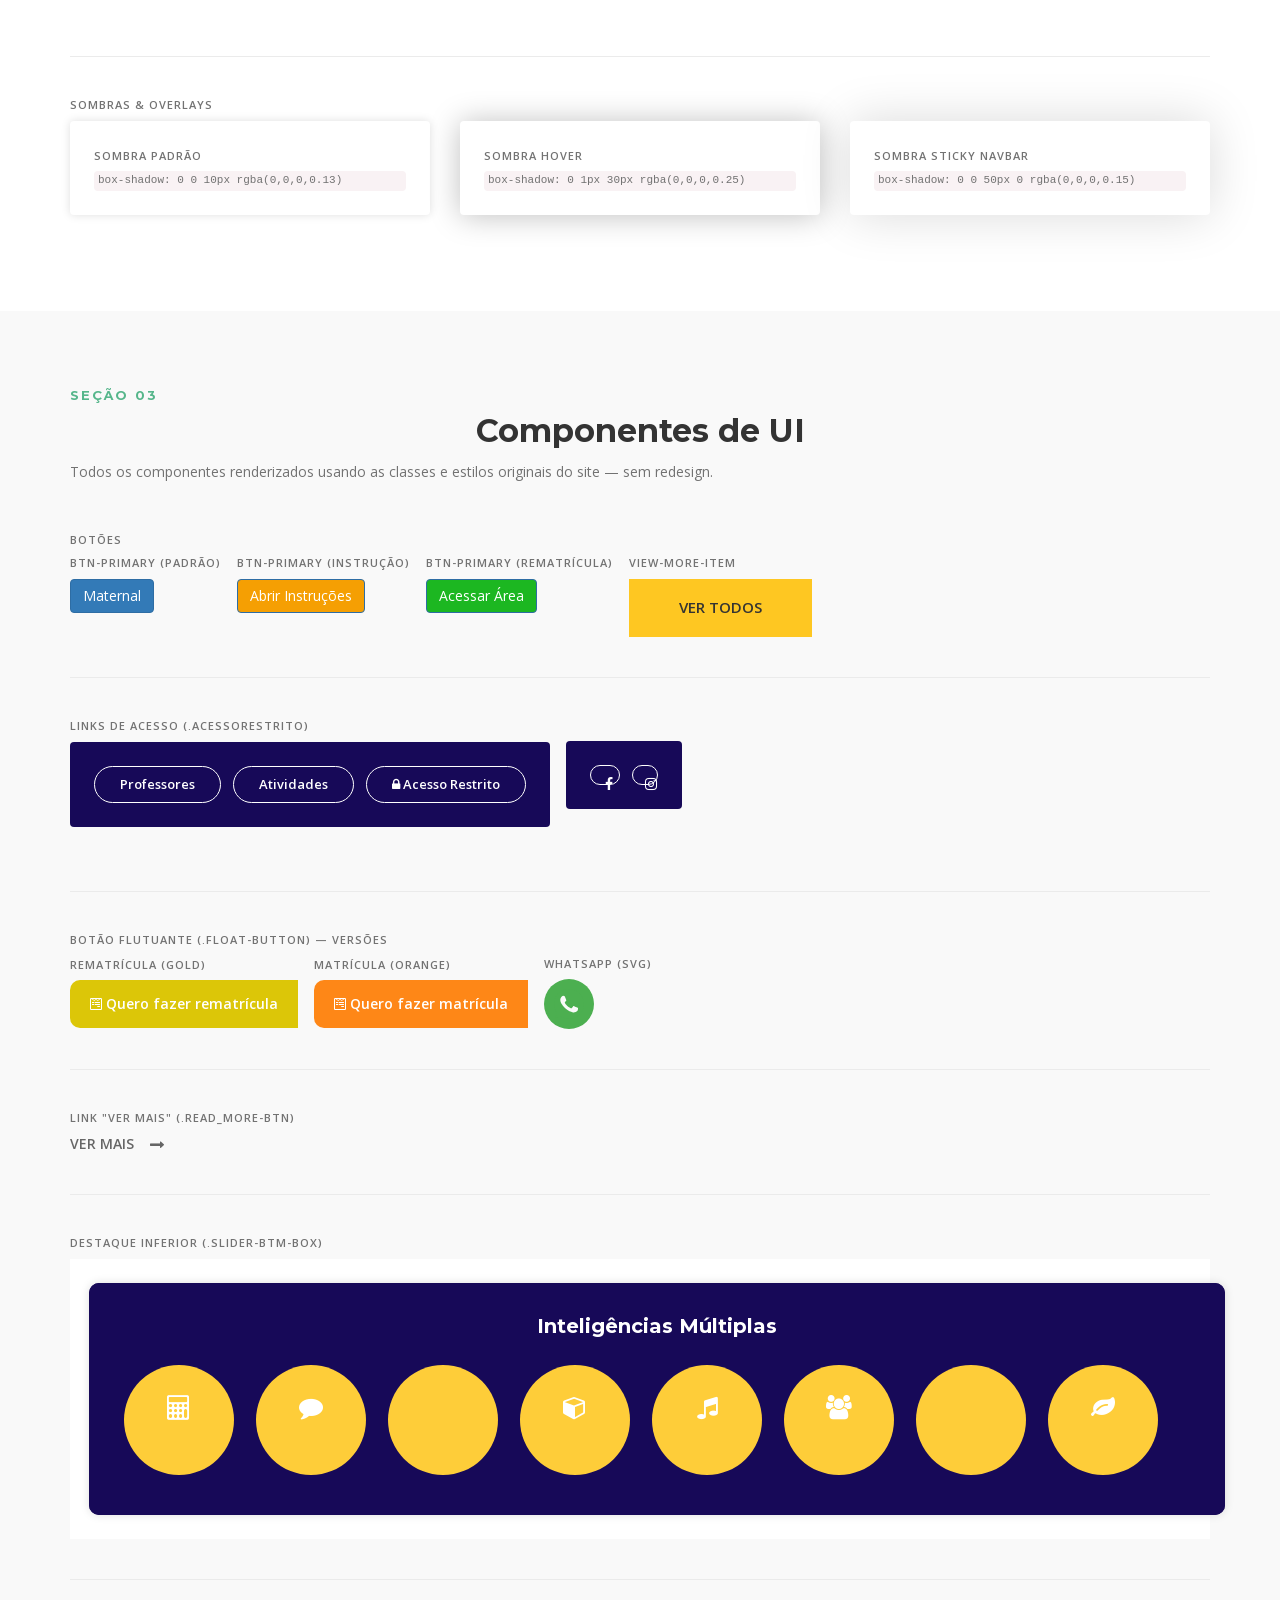
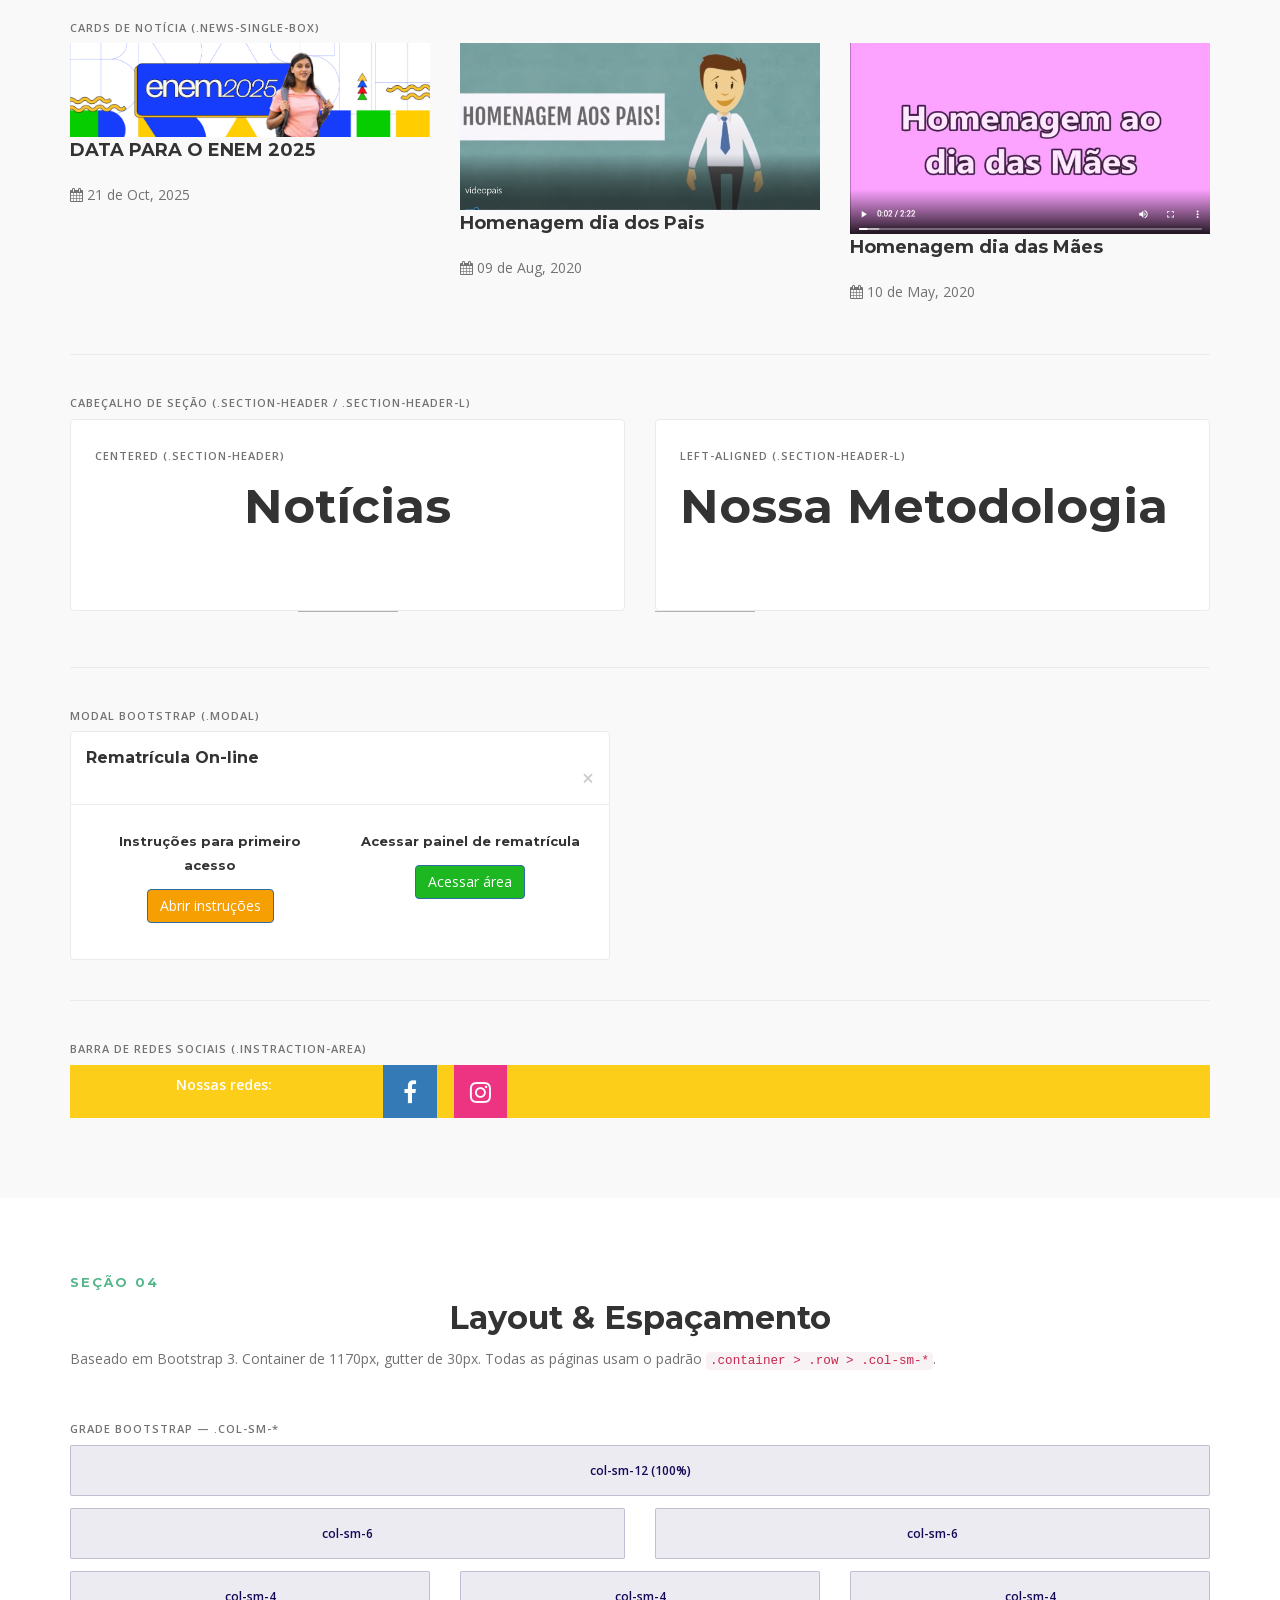
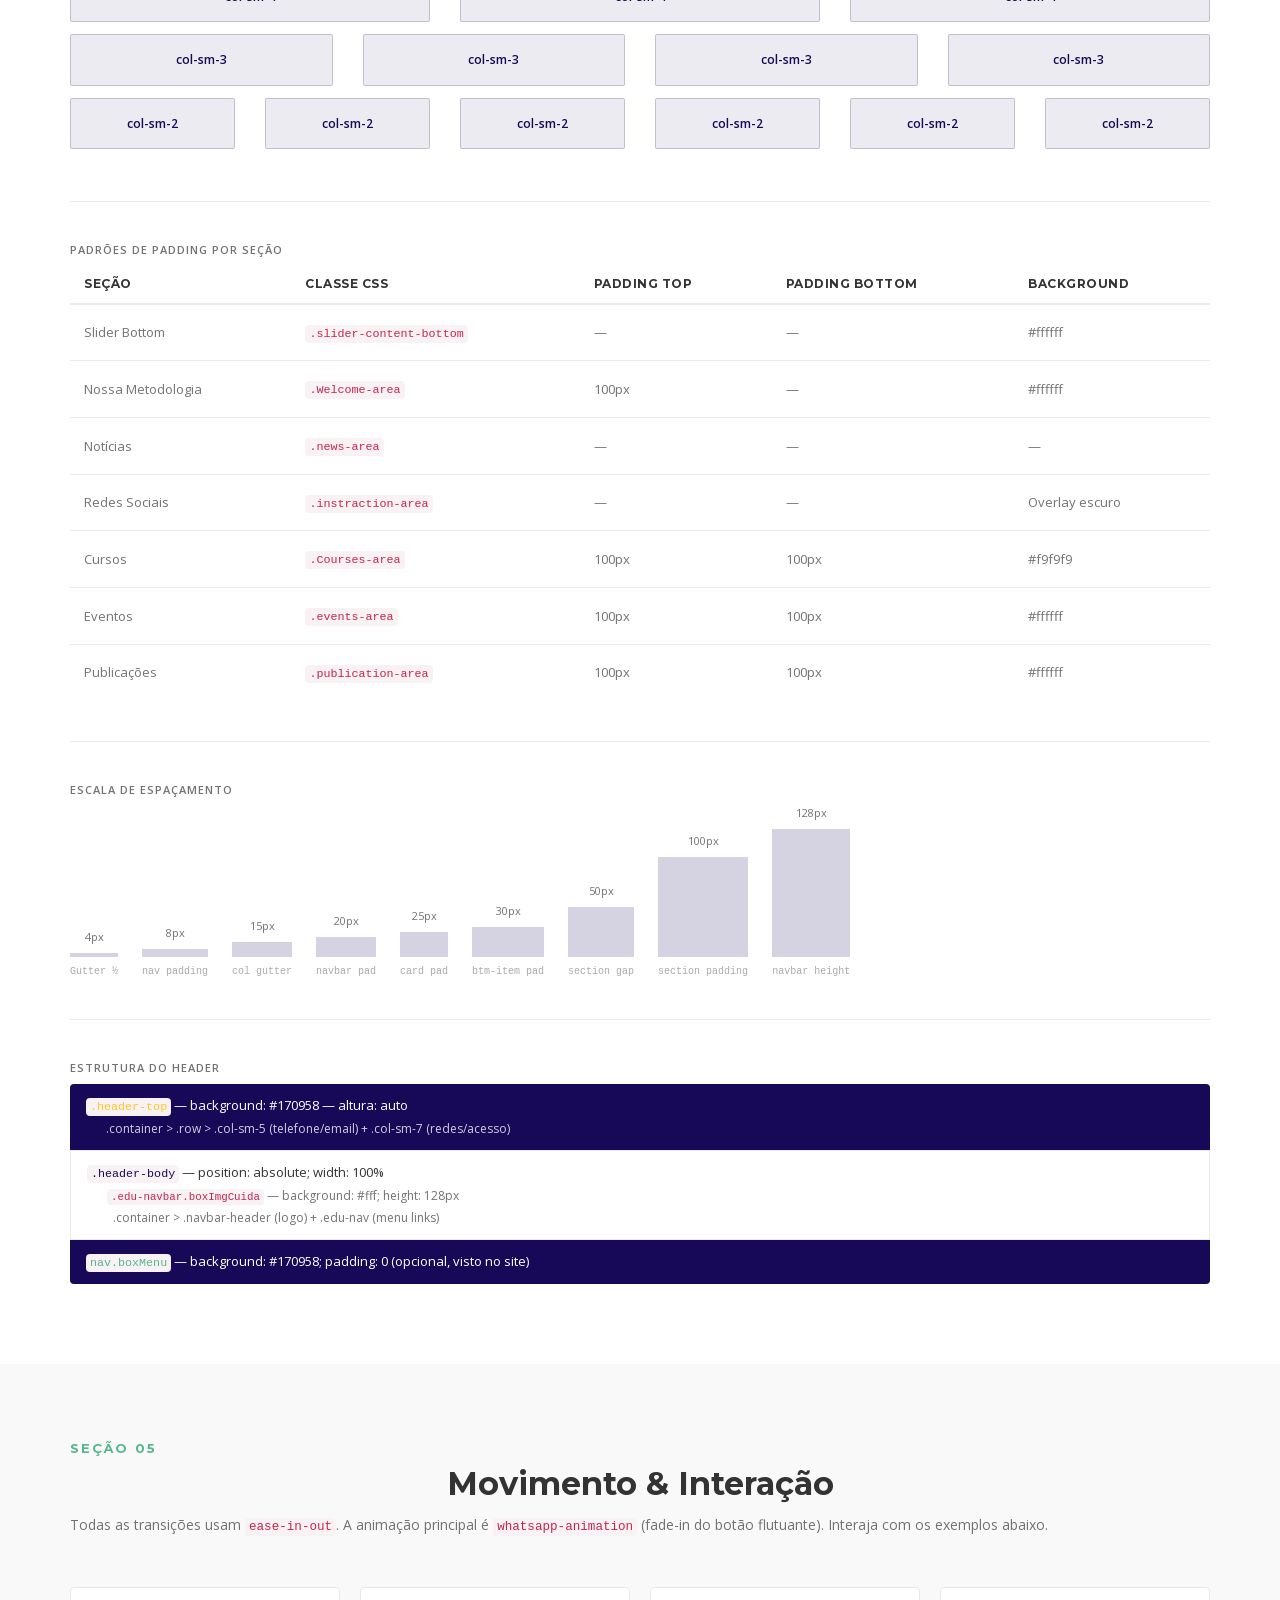
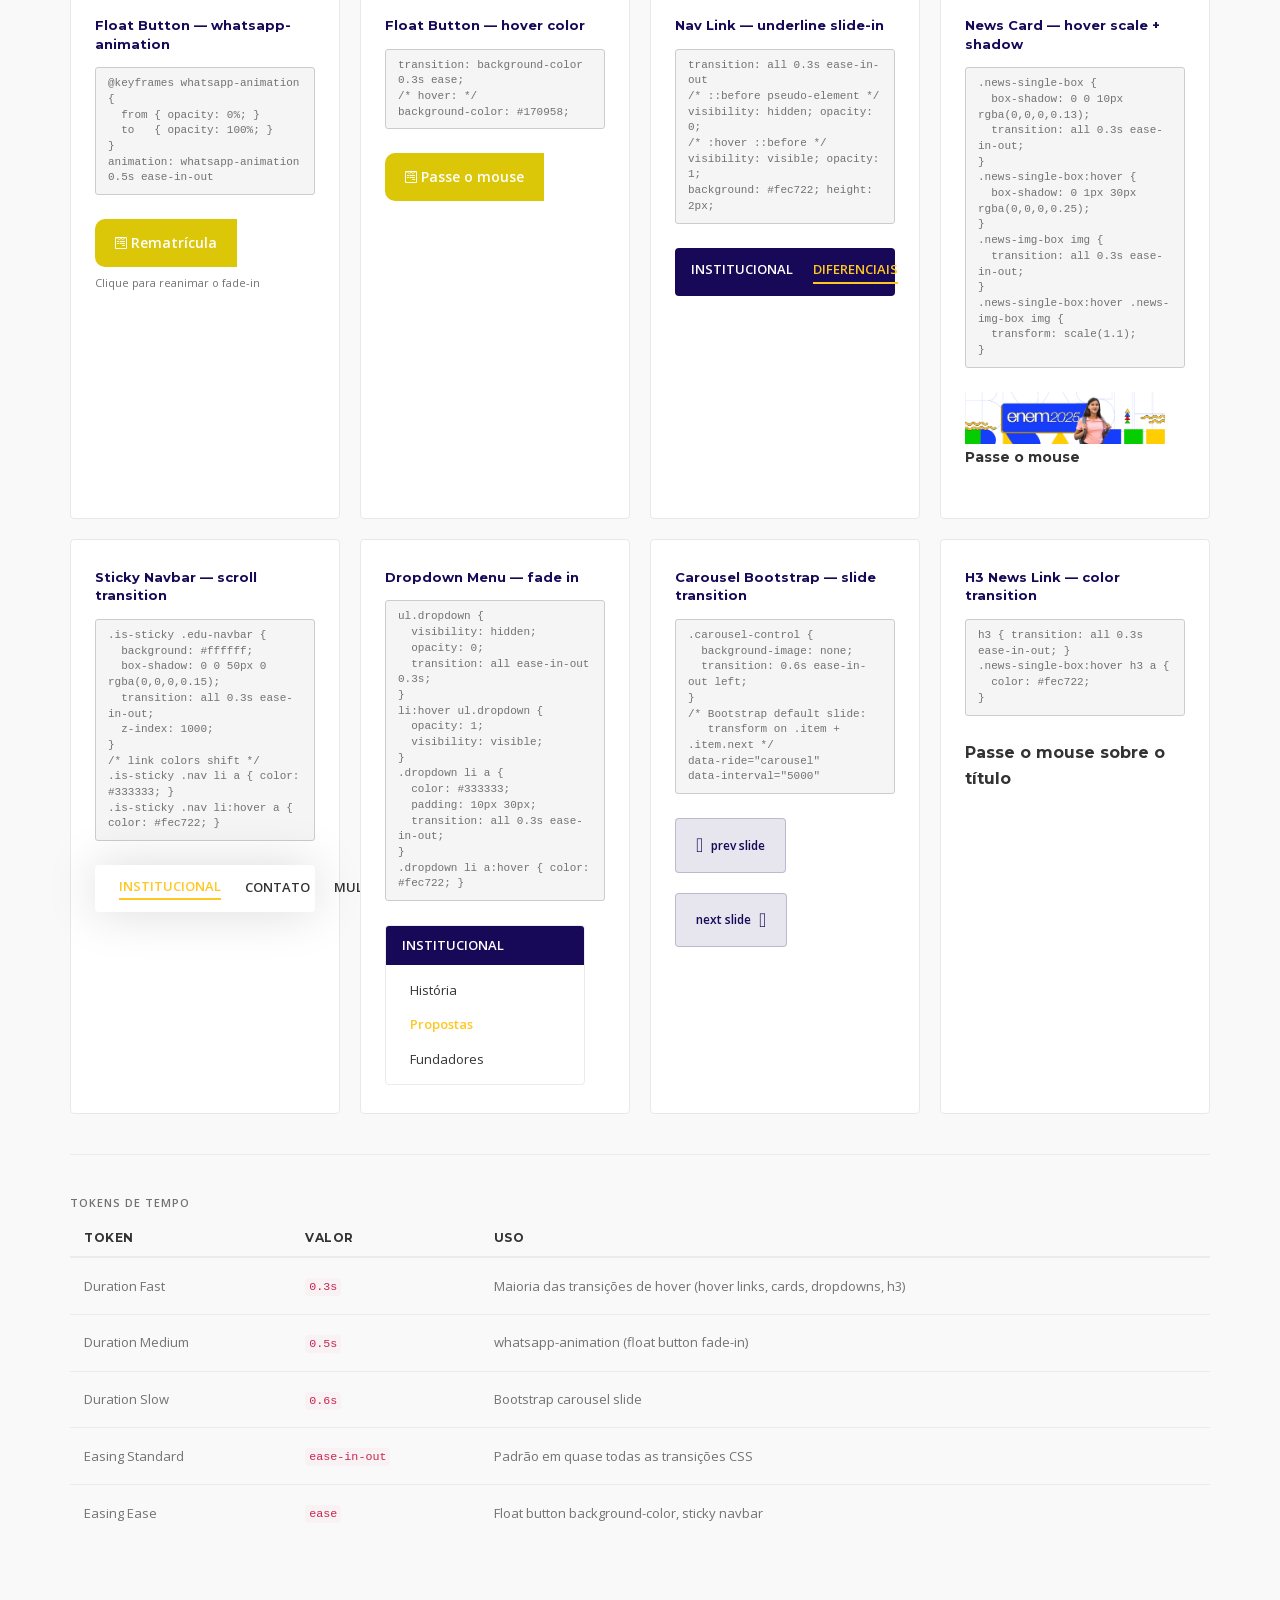
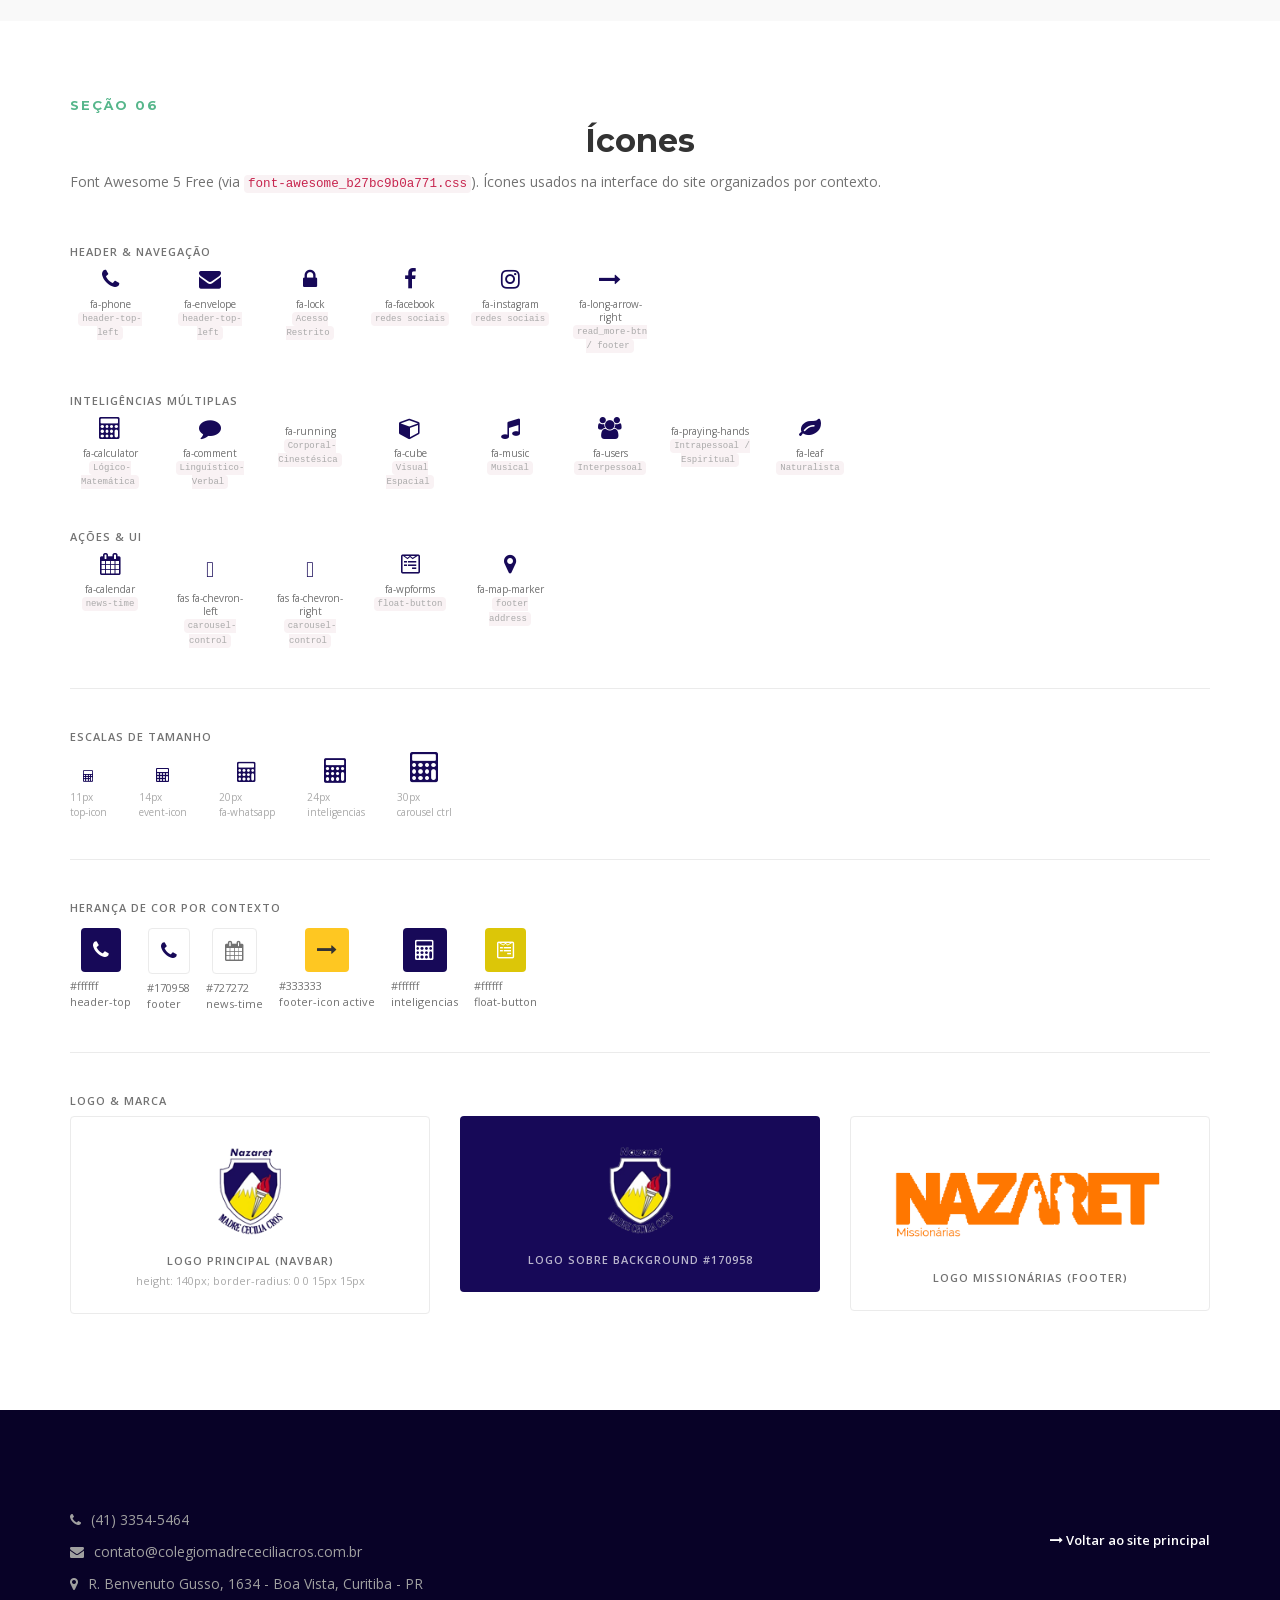
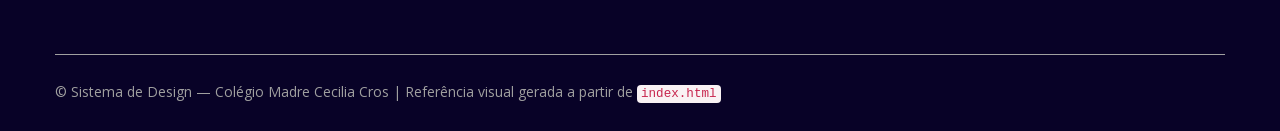
<file: design-system.html>
<!DOCTYPE html>
<html class="no-js" lang="pt-BR">
<head>
<meta charset="utf-8"/>
<meta content="ie=edge" http-equiv="x-ua-compatible"/>
<meta content="Sistema de Design — Colégio Madre Cecilia Cros" name="description"/>
<meta content="width=device-width, initial-scale=1" name="viewport"/>
<title>Sistema de Design — Colégio Madre Cecilia Cros</title>
<link href="assets/icone_3e6848525446.png" rel="shortcut icon" type="image/png"/>
<!-- Bootstrap CSS -->
<link href="assets/bootstrap_8d3af8bc603f.css" rel="stylesheet"/>
<!-- Font Awesome -->
<link href="assets/font-awesome_b27bc9b0a771.css" rel="stylesheet"/>
<!-- Popup -->
<link href="assets/magnific-popup_1eab7bb0dabd.css" rel="stylesheet"/>
<!-- Google Fonts -->
<link href="assets/css_c016e7a1b108.css" rel="stylesheet"/>
<!-- Slick Slider -->
<link href="assets/slick_ec5ae5f97a68.css" rel="stylesheet"/>
<link href="assets/slick-theme_c8bf16f6256c.css" rel="stylesheet"/>
<!-- Mean Menu-->
<link href="assets/meanmenu_c0bdf9350777.css" rel="stylesheet"/>
<!-- Custom CSS -->
<link href="assets/style_519c2d0d61c3.css" rel="stylesheet"/>
<link href="assets/responsive_24760358ed40.css" rel="stylesheet"/>

<style>
  /* ── Original inline overrides (from index.html) ── */
  .logo {
    height: 140px;
    padding: 22px;
    margin: -36px 0;
    border-radius: 0px 0px 15px 15px;
  }
  header .header-top { background: #170958; }
  header .header-body .edu-navbar.boxImgCuida {
    padding: 20px 0;
    margin-bottom: 0;
    background: #fff;
    border-radius: 0px;
    z-index: 10;
    height: 128px;
  }
  nav.navbar.edu-navbar.boxMenu { background: #170958; padding: 0; min-height: 0; }
  .boxMenu ul li a { font-size: 14px !important; padding: 8px 0 !important; margin: 0px !important; }
  header .header-body .edu-navbar .edu-nav .nav li a { color: #56b68b; }
  img.nazaretCuida { height: 94px; }
  .acessoRestrito {
    border: 1px solid #fff;
    padding: 8px 25px;
    border-radius: 24px;
  }
  .acessoRestrito:hover {
    border: 1px solid #fff;
    border-radius: 24px;
    color: #170958 !important;
    background-color: #fff;
  }
  .face {
    width: 20px !important; height: 20px !important;
    padding: 8px 14px !important; min-width: 20px !important;
    border: 1px solid #fff; border-radius: 25px;
  }
  .face:hover { border: 1px solid #fff; color: #170958 !important; background-color: #fff; }
  .insta {
    width: 20px !important; height: 20px !important;
    padding: 8px 12px !important; min-width: 20px !important;
    border: 1px solid #fff; border-radius: 25px;
  }
  .insta:hover { border: 1px solid #fff; color: #170958 !important; background-color: #fff; }
  header .header-body .edu-navbar .edu-nav .nav li:last-child a { padding: 23px 0; }

  /* ── Carousel positioning ── */
  .carousel { position: relative; margin-top: 128px; }
  .carousel-control.left, .carousel-control.right { background-image: none; }
  .carousel-control span.fas.fa-chevron-right,
  .carousel-control span.fas.fa-chevron-left {
    top: 50%; position: absolute; font-size: 30px;
  }

  /* ── Float Button ── */
  .float-button {
    text-decoration: none;
    position: fixed;
    padding: 22px;
    padding-right: 15px;
    bottom: 30px;
    right: 0;
    background-color: #dcc608;
    color: #FFF;
    border-radius: 10px 0 0 10px;
    text-align: center;
    font-size: 18px;
    box-shadow: 1px 4px 6px 0px rgb(173 173 173);
    z-index: 100;
    font-family: arial;
    animation: whatsapp-animation 0.5s ease-in-out;
    transition: background-color 0.3s ease;
  }
  .float-button:hover { color: #dcc608; background-color: #170958; }
  .float-button.segundo { bottom: 113px !important; background-color: #fe8717; }
  .float-button.segundo:hover { color: #fe8717; background-color: #170958; }
  .fa-whatsapp { font-size: 20px !important; padding-right: 5px; padding-left: 5px; }

  @keyframes whatsapp-animation {
    from { opacity: 0%; }
    to   { opacity: 100%; }
  }

  /* ════════════════════════════════════════════
     DESIGN SYSTEM NAV
  ════════════════════════════════════════════ */
  #ds-nav {
    position: sticky;
    top: 0;
    z-index: 9999;
    background: #170958;
    border-bottom: 3px solid #fec722;
    display: flex;
    align-items: center;
    padding: 0 24px;
    gap: 0;
    overflow-x: auto;
    scrollbar-width: none;
  }
  #ds-nav::-webkit-scrollbar { display: none; }
  #ds-nav .ds-brand {
    font-family: "Montserrat", sans-serif;
    font-weight: 700;
    font-size: 13px;
    color: #fff;
    white-space: nowrap;
    padding: 12px 20px 12px 0;
    border-right: 1px solid rgba(255,255,255,0.2);
    margin-right: 4px;
    letter-spacing: 0.5px;
    text-transform: uppercase;
  }
  #ds-nav a {
    font-family: "Open Sans", sans-serif;
    font-size: 12px;
    font-weight: 600;
    color: rgba(255,255,255,0.75);
    text-decoration: none;
    padding: 14px 14px;
    white-space: nowrap;
    transition: color 0.2s, border-bottom 0.2s;
    border-bottom: 3px solid transparent;
    margin-bottom: -3px;
    text-transform: uppercase;
    letter-spacing: 0.4px;
  }
  #ds-nav a:hover, #ds-nav a.active {
    color: #fec722;
    border-bottom: 3px solid #fec722;
  }

  /* ════════════════════════════════════════════
     DS SECTIONS SHARED
  ════════════════════════════════════════════ */
  .ds-section {
    padding: 72px 0 80px;
    scroll-margin-top: 48px;
  }
  .ds-section:nth-child(even) { background: #f9f9f9; }
  .ds-section:nth-child(odd)  { background: #ffffff; }
  .ds-section-title {
    font-family: "Montserrat", sans-serif;
    font-weight: 700;
    font-size: 13px;
    letter-spacing: 2px;
    text-transform: uppercase;
    color: #56b68b;
    margin: 0 0 6px;
  }
  .ds-section-heading {
    font-family: "Montserrat", sans-serif;
    font-weight: 700;
    font-size: 32px;
    color: #333333;
    margin: 0 0 12px;
  }
  .ds-section-desc {
    font-family: "Open Sans", sans-serif;
    font-size: 14px;
    color: #727272;
    line-height: 24px;
    margin: 0 0 48px;
  }
  .ds-label {
    font-family: "Open Sans", sans-serif;
    font-size: 11px;
    font-weight: 600;
    color: #727272;
    text-transform: uppercase;
    letter-spacing: 1px;
    margin-bottom: 8px;
  }
  .ds-card {
    background: #fff;
    border: 1px solid #e8e8e8;
    border-radius: 4px;
    padding: 28px;
    margin-bottom: 24px;
  }
  .ds-card.dark { background: #170958; border-color: #170958; }
  .ds-divider {
    border: none;
    border-top: 1px solid #ebebeb;
    margin: 40px 0;
  }

  /* ════════════════════════════════════════════
     SEC 1 — TYPOGRAPHY
  ════════════════════════════════════════════ */
  .typo-table {
    width: 100%;
    border-collapse: collapse;
    font-family: "Open Sans", sans-serif;
    font-size: 13px;
  }
  .typo-table th {
    text-align: left;
    padding: 10px 14px;
    border-bottom: 2px solid #ebebeb;
    font-weight: 700;
    color: #333;
    font-family: "Montserrat", sans-serif;
    font-size: 12px;
    text-transform: uppercase;
    letter-spacing: 0.5px;
  }
  .typo-table td {
    padding: 18px 14px;
    border-bottom: 1px solid #ebebeb;
    vertical-align: middle;
    color: #727272;
  }
  .typo-table tr:last-child td { border-bottom: none; }
  .typo-preview { color: #333333; }

  /* ════════════════════════════════════════════
     SEC 2 — COLORS
  ════════════════════════════════════════════ */
  .color-swatch {
    display: flex;
    flex-direction: column;
    border-radius: 4px;
    overflow: hidden;
    border: 1px solid rgba(0,0,0,0.08);
    margin-bottom: 24px;
  }
  .color-swatch .swatch-block { height: 100px; }
  .color-swatch .swatch-info {
    padding: 14px 16px;
    background: #fff;
    border-top: 1px solid rgba(0,0,0,0.06);
  }
  .swatch-info .swatch-name {
    font-family: "Montserrat", sans-serif;
    font-weight: 700;
    font-size: 13px;
    color: #333;
    display: block;
    margin-bottom: 3px;
  }
  .swatch-info .swatch-hex {
    font-family: "Open Sans", sans-serif;
    font-size: 12px;
    color: #727272;
  }

  /* ════════════════════════════════════════════
     SEC 3 — COMPONENTS
  ════════════════════════════════════════════ */
  .ds-component-row {
    display: flex;
    flex-wrap: wrap;
    gap: 16px;
    align-items: flex-start;
    margin-bottom: 32px;
  }
  .ds-component-item {
    display: flex;
    flex-direction: column;
    align-items: flex-start;
    gap: 8px;
  }
  .ds-component-label {
    font-family: "Open Sans", sans-serif;
    font-size: 11px;
    font-weight: 600;
    color: #727272;
    text-transform: uppercase;
    letter-spacing: 1px;
  }

  /* ════════════════════════════════════════════
     SEC 4 — LAYOUT
  ════════════════════════════════════════════ */
  .ds-grid-demo .col-demo {
    background: rgba(23, 9, 88, 0.08);
    border: 1px solid rgba(23, 9, 88, 0.2);
    border-radius: 2px;
    padding: 16px 8px;
    text-align: center;
    font-family: "Open Sans", sans-serif;
    font-size: 12px;
    color: #170958;
    font-weight: 600;
    margin-bottom: 12px;
  }
  .ds-spacing-scale {
    display: flex;
    flex-wrap: wrap;
    gap: 24px;
    align-items: flex-end;
  }
  .ds-spacing-item {
    display: flex;
    flex-direction: column;
    align-items: center;
    gap: 8px;
  }
  .ds-spacing-block {
    background: #170958;
    opacity: 0.18;
    width: 100%;
    min-width: 40px;
  }

  /* ════════════════════════════════════════════
     SEC 5 — MOTION
  ════════════════════════════════════════════ */
  .motion-grid {
    display: grid;
    grid-template-columns: repeat(auto-fill, minmax(260px, 1fr));
    gap: 20px;
  }
  .motion-card {
    background: #fff;
    border: 1px solid #e8e8e8;
    border-radius: 4px;
    padding: 28px 24px;
    display: flex;
    flex-direction: column;
    gap: 14px;
  }
  .motion-card .motion-name {
    font-family: "Montserrat", sans-serif;
    font-weight: 700;
    font-size: 13px;
    color: #170958;
  }
  .motion-card .motion-css {
    font-family: monospace;
    font-size: 11px;
    color: #727272;
    background: #f5f5f5;
    padding: 8px 12px;
    border-radius: 3px;
    white-space: pre-wrap;
    word-break: break-word;
  }
  /* Demo triggers */
  .demo-float-btn {
    display: inline-block;
    padding: 14px 20px;
    background: #dcc608;
    color: #fff;
    border-radius: 10px 0 0 10px;
    font-family: "Open Sans", sans-serif;
    font-size: 14px;
    font-weight: 600;
    cursor: pointer;
    transition: background-color 0.3s ease;
    animation: whatsapp-animation 0.5s ease-in-out;
    border: none;
  }
  .demo-float-btn:hover { background: #170958; }

  .demo-news-card {
    display: inline-block;
  }
  .demo-news-card .news-single-box {
    display: block;
    width: 220px;
  }
  .demo-read-more {
    display: inline-block;
    color: #666;
    font-size: 14px;
    text-transform: uppercase;
    text-decoration: none;
    font-family: "Open Sans", sans-serif;
    font-weight: 600;
    position: relative;
    padding-right: 30px;
    transition: all 0.3s ease-in-out;
  }
  .demo-read-more::before {
    font-family: FontAwesome;
    content: "\f178";
    position: absolute;
    top: 1px;
    right: 0;
  }
  .demo-read-more:hover { color: #170958; }

  .demo-header-sticky {
    background: #fff;
    box-shadow: 0 0 50px 0 rgba(0,0,0,0.15);
    padding: 12px 24px;
    display: flex;
    align-items: center;
    gap: 24px;
    border-radius: 4px;
    font-family: "Open Sans", sans-serif;
    font-size: 13px;
    font-weight: 700;
    text-transform: uppercase;
    color: #333;
  }
  .demo-header-sticky span { color: #fec722; border-bottom: 2px solid #fec722; padding-bottom: 2px; }

  /* ════════════════════════════════════════════
     SEC 6 — ICONS
  ════════════════════════════════════════════ */
  .icon-grid {
    display: flex;
    flex-wrap: wrap;
    gap: 20px;
  }
  .icon-item {
    display: flex;
    flex-direction: column;
    align-items: center;
    gap: 8px;
    width: 80px;
    text-align: center;
  }
  .icon-item i { font-size: 22px; color: #170958; }
  .icon-item .icon-name {
    font-family: "Open Sans", sans-serif;
    font-size: 10px;
    color: #727272;
    word-break: break-word;
    line-height: 1.3;
  }
  .icon-color-row {
    display: flex;
    gap: 16px;
    flex-wrap: wrap;
    margin-top: 12px;
  }
  .icon-color-demo {
    display: flex;
    flex-direction: column;
    align-items: center;
    gap: 6px;
    font-family: "Open Sans", sans-serif;
    font-size: 11px;
    color: #727272;
  }

  /* news card override for ds preview */
  .news-single-box { cursor: default; }
</style>
</head>

<body>

<!-- ══════════════════════════════════════════════
     ORIGINAL HEADER (adapted for Design System)
══════════════════════════════════════════════ -->
<header id="header">
  <div class="header-top">
    <div class="container">
      <div class="row">
        <div class="col-sm-5 col-xs-12 header-top-left">
          <ul class="list-unstyled">
            <li><i aria-hidden="true" class="fa fa-phone top-icon"></i> (41) 3354-5464</li>
            <li><i aria-hidden="true" class="fa fa-envelope top-icon"></i> contato@colegiomadrececiliacros.com.br</li>
          </ul>
        </div>
        <div class="col-sm-7 col-xs-12 header-top-right">
          <ul class="list-unstyled">
            <li><a class="face" href="#"><i aria-hidden="true" class="fa fa-facebook facebook"></i></a></li>
            <li><a class="insta" href="#"><i aria-hidden="true" class="fa fa-instagram instagram"></i></a></li>
            <li><a class="acessoRestrito" href="#"><i aria-hidden="true" class="fa fa-lock top-icon"></i> Acesso Restrito</a></li>
          </ul>
        </div>
      </div>
    </div>
  </div>

  <div class="header-body">
    <nav class="navbar edu-navbar boxImgCuida" style="">
      <div class="container">
        <div class="navbar-header">
          <button aria-expanded="false" class="navbar-toggle collapsed" data-target="#ds-navbar-collapse" data-toggle="collapse" type="button">
            <span class="sr-only">Toggle navigation</span>
            <span class="icon-bar"></span>
            <span class="icon-bar"></span>
            <span class="icon-bar"></span>
          </button>
          <a class="navbar-brand" href="index.html">
            <img alt="Colégio Madre Cecilia Cros" class="logo" src="assets/logo_c0e703bafd98.png"/>
          </a>
        </div>
        <div class="collapse navbar-collapse edu-nav main-menu" id="ds-navbar-collapse">
          <ul class="nav navbar-nav pull-right">
            <li><a href="#ds-typography">Tipografia</a></li>
            <li><a href="#ds-colors">Cores</a></li>
            <li><a href="#ds-components">Componentes</a></li>
            <li><a href="#ds-layout">Layout</a></li>
            <li><a href="#ds-motion">Movimento</a></li>
            <li><a href="#ds-icons">Ícones</a></li>
            <li><a href="index.html">← Voltar ao Site</a></li>
          </ul>
        </div>
      </div>
    </nav>
  </div>
</header>
<!--  End header section -->

<!-- ══════════════════════════════════════════════
     SECTION 0 — HERO (exact carousel clone)
══════════════════════════════════════════════ -->
<section id="ds-hero">
  <div id="carousel-example-generic" class="carousel slide" data-ride="carousel">
    <div class="carousel-inner" role="listbox">

      <div class="item active">
        <img src="assets/banner150anos_ba4a5589d56b.jpg" alt="Sistema de Design — Banner 1" style="width:100%"/>
        <div class="carousel-caption" style="background:rgba(23,9,88,0.72); border-radius:8px; padding:24px 32px; bottom:60px;">
          <h2 style="font-family:'Montserrat',sans-serif;font-size:clamp(22px,3vw,40px);font-weight:700;color:#fff;margin:0 0 8px;text-align:left;">Sistema de Design</h2>
          <p style="font-family:'Open Sans',sans-serif;font-size:16px;color:rgba(255,255,255,0.85);margin:0;text-align:left;">Colégio Madre Cecilia Cros — Guia de Referência Visual</p>
        </div>
      </div>

      <div class="item">
        <img src="assets/bannerhorario_6ecab266b2d8.jpg" alt="Sistema de Design — Banner 2" style="width:100%"/>
        <div class="carousel-caption" style="background:rgba(23,9,88,0.72); border-radius:8px; padding:24px 32px; bottom:60px;">
          <h2 style="font-family:'Montserrat',sans-serif;font-size:clamp(22px,3vw,40px);font-weight:700;color:#fff;margin:0 0 8px;text-align:left;">Padrões &amp; Componentes</h2>
          <p style="font-family:'Open Sans',sans-serif;font-size:16px;color:rgba(255,255,255,0.85);margin:0;text-align:left;">Tipografia · Cores · Layout · Movimento · Ícones</p>
        </div>
      </div>

    </div>
    <!-- Controls -->
    <a class="left carousel-control" data-slide="prev" href="#carousel-example-generic" role="button">
      <span aria-hidden="true" class="fas fa-chevron-left"></span>
      <span class="sr-only">Previous</span>
    </a>
    <a class="right carousel-control" data-slide="next" href="#carousel-example-generic" role="button">
      <span aria-hidden="true" class="fas fa-chevron-right"></span>
      <span class="sr-only">Next</span>
    </a>
  </div>
</section>

<!-- ══════════════════════════════════════════════
     DESIGN SYSTEM STICKY NAV
══════════════════════════════════════════════ -->
<nav id="ds-nav">
  <div class="ds-brand">Design System MCC</div>
  <a href="#ds-typography">0 · Tipografia</a>
  <a href="#ds-colors">1 · Cores</a>
  <a href="#ds-components">2 · Componentes</a>
  <a href="#ds-layout">3 · Layout</a>
  <a href="#ds-motion">4 · Movimento</a>
  <a href="#ds-icons">5 · Ícones</a>
</nav>

<!-- ══════════════════════════════════════════════
     SECTION 1 — TYPOGRAPHY
══════════════════════════════════════════════ -->
<section id="ds-typography" class="ds-section">
  <div class="container">
    <p class="ds-section-title">Seção 01</p>
    <h2 class="ds-section-heading">Tipografia</h2>
    <p class="ds-section-desc">O sistema usa duas famílias: <strong>Montserrat</strong> (700) para títulos e <strong>Open Sans</strong> para corpo de texto e UI. Todos os cabeçalhos herdam <code>color: #333333</code>; parágrafos usam <code>#727272</code>.</p>

    <table class="typo-table">
      <thead>
        <tr>
          <th style="width:40%">Preview</th>
          <th>Elemento / Classe</th>
          <th>Família</th>
          <th>Tamanho</th>
          <th>Peso</th>
          <th>Cor</th>
          <th>Line-height</th>
        </tr>
      </thead>
      <tbody>
        <!-- H1 -->
        <tr>
          <td><h1 class="typo-preview" style="font-size:36px;margin:0">Colégio Madre</h1></td>
          <td><code>h1</code></td>
          <td>Montserrat</td>
          <td>36px (Bootstrap default)</td>
          <td>700</td>
          <td>#333333</td>
          <td>1.1</td>
        </tr>
        <!-- H2 -->
        <tr>
          <td><h2 class="typo-preview" style="font-size:48px;margin:0;text-align:left">Nossa Metodologia</h2></td>
          <td><code>h2</code></td>
          <td>Montserrat</td>
          <td>48px</td>
          <td>700</td>
          <td>#333333</td>
          <td>—</td>
        </tr>
        <!-- H2 section-header -->
        <tr>
          <td>
            <div class="section-header-box" style="margin-bottom:0">
              <div class="section-header" style="padding-bottom:25px">
                <h2>Notícias</h2>
              </div>
            </div>
          </td>
          <td><code>h2</code> dentro de <code>.section-header</code></td>
          <td>Montserrat</td>
          <td>48px</td>
          <td>700</td>
          <td>#333333</td>
          <td>—</td>
        </tr>
        <!-- H3 -->
        <tr>
          <td><h3 class="typo-preview" style="margin:0">DATA PARA O ENEM 2025</h3></td>
          <td><code>h3</code></td>
          <td>Montserrat</td>
          <td>18px</td>
          <td>700</td>
          <td>#333333</td>
          <td>26px</td>
        </tr>
        <!-- H3 slider-btm-box -->
        <tr>
          <td>
            <div style="background:#170958;display:inline-block;padding:12px 20px;border-radius:4px;">
              <h3 style="color:#fff;font-size:20px;margin:0;padding:0;font-family:'Montserrat',sans-serif;font-weight:700;">Inteligências Múltiplas</h3>
            </div>
          </td>
          <td><code>h3</code> em <code>.slider-btm-box</code></td>
          <td>Montserrat</td>
          <td>20px</td>
          <td>700</td>
          <td>#ffffff</td>
          <td>—</td>
        </tr>
        <!-- H4 -->
        <tr>
          <td><h4 class="typo-preview" style="margin:0">Ensino Médio</h4></td>
          <td><code>h4</code></td>
          <td>Montserrat</td>
          <td>18px (Bootstrap)</td>
          <td>700</td>
          <td>#333333</td>
          <td>—</td>
        </tr>
        <!-- H5 modal title -->
        <tr>
          <td><h5 class="typo-preview" style="margin:0">Rematrícula On-line</h5></td>
          <td><code>h5.modal-title</code></td>
          <td>Montserrat</td>
          <td>14px (Bootstrap)</td>
          <td>700</td>
          <td>#333333</td>
          <td>—</td>
        </tr>
        <!-- Paragraph body -->
        <tr>
          <td><p style="margin:0">O Colégio orienta seu trabalho pedagógico com os princípios e ensinamentos do Evangelho.</p></td>
          <td><code>p</code></td>
          <td>Open Sans</td>
          <td>14px</td>
          <td>400</td>
          <td>#727272</td>
          <td>24px</td>
        </tr>
        <!-- Welcome area paragraph -->
        <tr>
          <td><p style="margin:0;font-size:15px;color:#666;font-family:'Open Sans',sans-serif;">O Colégio Madre Cecilia Cros pertence à Congregação Missionárias Filhas da Sagrada Família.</p></td>
          <td><code>p</code> em <code>.Welcome-area-text</code></td>
          <td>Open Sans</td>
          <td>15px</td>
          <td>400</td>
          <td>#666666</td>
          <td>24px</td>
        </tr>
        <!-- Nav link -->
        <tr>
          <td><span style="font-family:'Open Sans',sans-serif;font-size:14px;font-weight:700;text-transform:uppercase;color:#56b68b">Institucional</span></td>
          <td><code>.edu-nav .nav li a</code></td>
          <td>Open Sans</td>
          <td>14px</td>
          <td>700</td>
          <td>#56b68b</td>
          <td>—</td>
        </tr>
        <!-- Header top text -->
        <tr>
          <td><span style="font-family:'Open Sans',sans-serif;font-size:13px;font-weight:600;color:#fff;background:#170958;padding:4px 8px;border-radius:2px;">(41) 3354-5464</span></td>
          <td><code>.header-top-left ul li</code></td>
          <td>Open Sans</td>
          <td>13px</td>
          <td>600</td>
          <td>#ffffff</td>
          <td>—</td>
        </tr>
        <!-- view-more-item -->
        <tr>
          <td><a class="view-more-item" href="#" style="display:inline-block;background:#fec722;color:#333333;font-size:15px;font-family:'Open Sans',sans-serif;font-weight:600;padding:12px 30px;text-decoration:none;text-transform:uppercase;">Ver Mais</a></td>
          <td><code>.view-more-item</code></td>
          <td>Open Sans</td>
          <td>15px</td>
          <td>600</td>
          <td>#333333</td>
          <td>—</td>
        </tr>
      </tbody>
    </table>
  </div>
</section>

<!-- ══════════════════════════════════════════════
     SECTION 2 — COLORS & SURFACES
══════════════════════════════════════════════ -->
<section id="ds-colors" class="ds-section">
  <div class="container">
    <p class="ds-section-title">Seção 02</p>
    <h2 class="ds-section-heading">Cores &amp; Superfícies</h2>
    <p class="ds-section-desc">Paleta extraída das variáveis inline, CSS custom e seletores do <code>style_519c2d0d61c3.css</code> e dos estilos <code>&lt;style&gt;</code> da página.</p>

    <!-- Primary palette -->
    <div class="ds-label">Paleta Principal</div>
    <div class="row">
      <div class="col-sm-2 col-xs-6">
        <div class="color-swatch">
          <div class="swatch-block" style="background:#170958;"></div>
          <div class="swatch-info">
            <span class="swatch-name">Purple — Brand</span>
            <span class="swatch-hex">#170958</span>
            <div style="font-family:'Open Sans',sans-serif;font-size:11px;color:#aaa;margin-top:4px;">Header top, boxMenu, float-button hover</div>
          </div>
        </div>
      </div>
      <div class="col-sm-2 col-xs-6">
        <div class="color-swatch">
          <div class="swatch-block" style="background:#56b68b;"></div>
          <div class="swatch-info">
            <span class="swatch-name">Teal — Links</span>
            <span class="swatch-hex">#56b68b</span>
            <div style="font-family:'Open Sans',sans-serif;font-size:11px;color:#aaa;margin-top:4px;">Nav links (sticky mode)</div>
          </div>
        </div>
      </div>
      <div class="col-sm-2 col-xs-6">
        <div class="color-swatch">
          <div class="swatch-block" style="background:#fec722;"></div>
          <div class="swatch-info">
            <span class="swatch-name">Yellow — Accent</span>
            <span class="swatch-hex">#fec722</span>
            <div style="font-family:'Open Sans',sans-serif;font-size:11px;color:#aaa;margin-top:4px;">Hover underline, buttons, icons hover</div>
          </div>
        </div>
      </div>
      <div class="col-sm-2 col-xs-6">
        <div class="color-swatch">
          <div class="swatch-block" style="background:#dcc608;"></div>
          <div class="swatch-info">
            <span class="swatch-name">Gold — Float</span>
            <span class="swatch-hex">#dcc608</span>
            <div style="font-family:'Open Sans',sans-serif;font-size:11px;color:#aaa;margin-top:4px;">Float button background</div>
          </div>
        </div>
      </div>
      <div class="col-sm-2 col-xs-6">
        <div class="color-swatch">
          <div class="swatch-block" style="background:#fe8717;"></div>
          <div class="swatch-info">
            <span class="swatch-name">Orange — Float 2</span>
            <span class="swatch-hex">#fe8717</span>
            <div style="font-family:'Open Sans',sans-serif;font-size:11px;color:#aaa;margin-top:4px;">Segundo float button</div>
          </div>
        </div>
      </div>
      <div class="col-sm-2 col-xs-6">
        <div class="color-swatch">
          <div class="swatch-block" style="background:#1cb721;"></div>
          <div class="swatch-info">
            <span class="swatch-name">Green — Action</span>
            <span class="swatch-hex">#1cb721</span>
            <div style="font-family:'Open Sans',sans-serif;font-size:11px;color:#aaa;margin-top:4px;">Rematrícula btn override</div>
          </div>
        </div>
      </div>
    </div>

    <hr class="ds-divider"/>

    <!-- Slider-btm-box accent colors -->
    <div class="ds-label">Cores dos Itens de Destaque (.slider-btm-box)</div>
    <div class="row">
      <div class="col-sm-3 col-xs-6">
        <div class="color-swatch">
          <div class="swatch-block" style="background:rgba(72,134,255,1);"></div>
          <div class="swatch-info">
            <span class="swatch-name">Blue — btm-item_01</span>
            <span class="swatch-hex">#4886ff</span>
          </div>
        </div>
      </div>
      <div class="col-sm-3 col-xs-6">
        <div class="color-swatch">
          <div class="swatch-block" style="background:rgba(181,213,106,1);"></div>
          <div class="swatch-info">
            <span class="swatch-name">Green — btm-item_02</span>
            <span class="swatch-hex">#b5d56a</span>
          </div>
        </div>
      </div>
      <div class="col-sm-3 col-xs-6">
        <div class="color-swatch">
          <div class="swatch-block" style="background:rgba(255,111,111,1);"></div>
          <div class="swatch-info">
            <span class="swatch-name">Red — btm-item_03 (default)</span>
            <span class="swatch-hex">#ff6f6f</span>
          </div>
        </div>
      </div>
      <div class="col-sm-3 col-xs-6">
        <div class="color-swatch">
          <div class="swatch-block" style="background:#170958;"></div>
          <div class="swatch-info">
            <span class="swatch-name">Purple — btm-item_03 (override)</span>
            <span class="swatch-hex">#170958</span>
            <div style="font-family:'Open Sans',sans-serif;font-size:11px;color:#aaa;margin-top:4px;">Applied via inline style on index.html</div>
          </div>
        </div>
      </div>
    </div>

    <hr class="ds-divider"/>

    <!-- Neutrals & Surfaces -->
    <div class="ds-label">Neutros &amp; Superfícies</div>
    <div class="row">
      <div class="col-sm-2 col-xs-6">
        <div class="color-swatch">
          <div class="swatch-block" style="background:#333333;"></div>
          <div class="swatch-info">
            <span class="swatch-name">Dark — Headings</span>
            <span class="swatch-hex">#333333</span>
          </div>
        </div>
      </div>
      <div class="col-sm-2 col-xs-6">
        <div class="color-swatch">
          <div class="swatch-block" style="background:#727272;"></div>
          <div class="swatch-info">
            <span class="swatch-name">Gray — Body Text</span>
            <span class="swatch-hex">#727272</span>
          </div>
        </div>
      </div>
      <div class="col-sm-2 col-xs-6">
        <div class="color-swatch">
          <div class="swatch-block" style="background:#666666;"></div>
          <div class="swatch-info">
            <span class="swatch-name">Gray Mid — Links</span>
            <span class="swatch-hex">#666666</span>
          </div>
        </div>
      </div>
      <div class="col-sm-2 col-xs-6">
        <div class="color-swatch">
          <div class="swatch-block" style="background:#b2b2b2;border:1px solid #eee;"></div>
          <div class="swatch-info">
            <span class="swatch-name">Gray Light — Dividers</span>
            <span class="swatch-hex">#b2b2b2</span>
          </div>
        </div>
      </div>
      <div class="col-sm-2 col-xs-6">
        <div class="color-swatch">
          <div class="swatch-block" style="background:#f9f9f9;border:1px solid #eee;"></div>
          <div class="swatch-info">
            <span class="swatch-name">Off-White — Surfaces</span>
            <span class="swatch-hex">#f9f9f9</span>
          </div>
        </div>
      </div>
      <div class="col-sm-2 col-xs-6">
        <div class="color-swatch">
          <div class="swatch-block" style="background:#ffffff;border:1px solid #eee;"></div>
          <div class="swatch-info">
            <span class="swatch-name">White — BG</span>
            <span class="swatch-hex">#ffffff</span>
          </div>
        </div>
      </div>
    </div>

    <hr class="ds-divider"/>

    <!-- Shadows & Overlays -->
    <div class="ds-label">Sombras &amp; Overlays</div>
    <div class="row">
      <div class="col-sm-4">
        <div style="background:#fff;box-shadow:0 0 10px rgba(0,0,0,0.13);padding:24px;border-radius:4px;margin-bottom:16px;">
          <span class="ds-label" style="margin:0">Sombra padrão</span>
          <code style="display:block;font-size:11px;color:#727272;margin-top:6px;">box-shadow: 0 0 10px rgba(0,0,0,0.13)</code>
        </div>
      </div>
      <div class="col-sm-4">
        <div style="background:#fff;box-shadow:0 1px 30px rgba(0,0,0,0.25);padding:24px;border-radius:4px;margin-bottom:16px;">
          <span class="ds-label" style="margin:0">Sombra hover</span>
          <code style="display:block;font-size:11px;color:#727272;margin-top:6px;">box-shadow: 0 1px 30px rgba(0,0,0,0.25)</code>
        </div>
      </div>
      <div class="col-sm-4">
        <div style="background:#fff;box-shadow:0 0 50px 0 rgba(0,0,0,0.15);padding:24px;border-radius:4px;margin-bottom:16px;">
          <span class="ds-label" style="margin:0">Sombra sticky navbar</span>
          <code style="display:block;font-size:11px;color:#727272;margin-top:6px;">box-shadow: 0 0 50px 0 rgba(0,0,0,0.15)</code>
        </div>
      </div>
    </div>
  </div>
</section>

<!-- ══════════════════════════════════════════════
     SECTION 3 — UI COMPONENTS
══════════════════════════════════════════════ -->
<section id="ds-components" class="ds-section">
  <div class="container">
    <p class="ds-section-title">Seção 03</p>
    <h2 class="ds-section-heading">Componentes de UI</h2>
    <p class="ds-section-desc">Todos os componentes renderizados usando as classes e estilos originais do site — sem redesign.</p>

    <!-- Buttons -->
    <div class="ds-label">Botões</div>
    <div class="ds-component-row">
      <div class="ds-component-item">
        <span class="ds-component-label">btn-primary (padrão)</span>
        <a class="btn btn-primary" href="#" type="button">Maternal</a>
      </div>
      <div class="ds-component-item">
        <span class="ds-component-label">btn-primary (instrução)</span>
        <a class="btn btn-primary" href="#" style="background-color:#f59f03;" type="button">Abrir Instruções</a>
      </div>
      <div class="ds-component-item">
        <span class="ds-component-label">btn-primary (rematrícula)</span>
        <a class="btn btn-primary" href="#" style="background-color:#1cb721;" type="button">Acessar Área</a>
      </div>
      <div class="ds-component-item">
        <span class="ds-component-label">view-more-item</span>
        <a class="view-more-item" href="#" style="display:inline-block;background:#fec722;color:#333333;font-size:15px;font-family:'Open Sans',sans-serif;font-weight:600;padding:18px 50px;text-decoration:none;text-transform:uppercase;">Ver Todos</a>
      </div>
    </div>

    <hr class="ds-divider"/>

    <!-- Acesso Restrito buttons -->
    <div class="ds-label">Links de Acesso (.acessoRestrito)</div>
    <div style="background:#170958;padding:24px;border-radius:4px;display:inline-flex;gap:12px;flex-wrap:wrap;margin-bottom:24px;">
      <a class="acessoRestrito" href="#" style="color:#fff;text-decoration:none;font-family:'Open Sans',sans-serif;font-size:13px;font-weight:600;">Professores</a>
      <a class="acessoRestrito" href="#" style="color:#fff;text-decoration:none;font-family:'Open Sans',sans-serif;font-size:13px;font-weight:600;">Atividades</a>
      <a class="acessoRestrito" href="#" style="color:#fff;text-decoration:none;font-family:'Open Sans',sans-serif;font-size:13px;font-weight:600;"><i aria-hidden="true" class="fa fa-lock top-icon"></i> Acesso Restrito</a>
    </div>
    <div style="background:#170958;padding:24px;border-radius:4px;display:inline-flex;gap:12px;flex-wrap:wrap;margin-bottom:24px;margin-left:12px;">
      <a class="face" href="#" style="color:#fff;text-decoration:none;"><i class="fa fa-facebook"></i></a>
      <a class="insta" href="#" style="color:#fff;text-decoration:none;"><i class="fa fa-instagram"></i></a>
    </div>

    <hr class="ds-divider"/>

    <!-- Float Button -->
    <div class="ds-label">Botão Flutuante (.float-button) — versões</div>
    <div class="ds-component-row" style="align-items:center;">
      <div class="ds-component-item">
        <span class="ds-component-label">Rematrícula (gold)</span>
        <button class="demo-float-btn" type="button">
          <i aria-hidden="true" class="fa fa-wpforms"></i> Quero fazer rematrícula
        </button>
      </div>
      <div class="ds-component-item">
        <span class="ds-component-label">Matrícula (orange)</span>
        <button class="demo-float-btn" type="button" style="background:#fe8717;">
          <i aria-hidden="true" class="fa fa-wpforms"></i> Quero fazer matrícula
        </button>
      </div>
      <div class="ds-component-item">
        <span class="ds-component-label">WhatsApp (SVG)</span>
        <div style="background:#4CAF50;border-radius:50%;width:50px;height:50px;display:flex;align-items:center;justify-content:center;">
          <svg enable-background="new 0 0 512 512" height="30" viewBox="0 0 512 512" width="30" xmlns="http://www.w3.org/2000/svg"><path d="M256.064,0h-0.128C114.784,0,0,114.816,0,256c0,56,18.048,107.904,48.736,150.048l-31.904,95.104l98.4-31.456C155.712,496.512,204,512,256.064,512C397.216,512,512,397.152,512,256S397.216,0,256.064,0z" fill="#4CAF50"/><path d="M405.02,361.5c-6.176,17.44-30.688,31.904-50.24,36.128c-13.376,2.848-30.848,5.12-89.664-19.264c-75.232-31.168-123.68-107.616-127.456-112.576c-3.616-4.96-30.4-40.48-30.4-77.216s18.656-54.624,26.176-62.304c6.176-6.304,16.384-9.184,26.176-9.184c3.168,0,6.016,0.16,8.576,0.288c7.52,0.32,11.296,0.768,16.256,12.64c6.176,14.88,21.216,51.616,23.008,55.392c1.824,3.776,3.648,8.896,1.088,13.856c-2.4,5.12-4.512,7.392-8.288,11.744s-7.36,7.68-11.136,12.352c-3.456,4.064-7.36,8.416-3.008,15.936c4.352,7.36,19.392,31.904,41.536,51.616c28.576,25.44,51.744,33.568,60.032,37.024c6.176,2.56,13.536,1.952,18.048-2.848c5.728-6.176,12.8-16.416,20-26.496c5.12-7.232,11.584-8.128,18.368-5.568c6.912,2.4,43.488,20.48,51.008,24.224c7.52,3.776,12.48,5.568,14.304,8.736C410.496,343.616,411.2,344.064,405.02,361.5z" fill="#FAFAFA"/></svg>
        </div>
      </div>
    </div>

    <hr class="ds-divider"/>

    <!-- Read More Link -->
    <div class="ds-label">Link "Ver Mais" (.read_more-btn)</div>
    <div style="margin-bottom:24px;">
      <a class="demo-read-more" href="#">Ver mais</a>
    </div>

    <hr class="ds-divider"/>

    <!-- Slider Bottom Box -->
    <div class="ds-label">Destaque Inferior (.slider-btm-box)</div>
    <section class="slider-content-bottom" style="margin-top:0;padding:24px 0;">
      <div class="container">
        <div class="row sider-btm-row-inner">
          <div class="col-sm-12 content_body slide_cont_box_03">
            <div class="slider-btm-box btm-item_03" style="background:#170958;">
              <h3>Inteligências Múltiplas</h3>
              <ul class="inteligencias" style="list-style:none;padding:0;margin:16px 0 0;display:flex;flex-wrap:wrap;gap:12px;">
                <li title="INTELIGÊNCIA LÓGICO-MATEMÁTICA"><span aria-hidden="true" class="fa fa-calculator" style="font-size:24px;color:#fff;"></span></li>
                <li title="INTELIGÊNCIA LINGUÍSTICO-VERBAL"><span aria-hidden="true" class="fa fa-comment" style="font-size:24px;color:#fff;"></span></li>
                <li title="INTELIGÊNCIA CORPORAL-CINESTÉSICA"><span aria-hidden="true" class="fa fa-running" style="font-size:24px;color:#fff;"></span></li>
                <li title="INTELIGÊNCIA VISUAL ESPACIAL"><span aria-hidden="true" class="fa fa-cube" style="font-size:24px;color:#fff;"></span></li>
                <li title="INTELIGÊNCIA MUSICAL"><span aria-hidden="true" class="fa fa-music" style="font-size:24px;color:#fff;"></span></li>
                <li title="INTELIGÊNCIA INTERPESSOAL"><span aria-hidden="true" class="fa fa-users" style="font-size:24px;color:#fff;"></span></li>
                <li title="INTELIGÊNCIA INTRAPESSOAL e ESPIRITUAL"><span aria-hidden="true" class="fa fa-praying-hands" style="font-size:24px;color:#fff;"></span></li>
                <li title="INTELIGÊNCIA NATURALISTA"><span aria-hidden="true" class="fa fa-leaf" style="font-size:24px;color:#fff;"></span></li>
              </ul>
            </div>
          </div>
        </div>
      </div>
    </section>

    <hr class="ds-divider"/>

    <!-- News Cards -->
    <div class="ds-label">Cards de Notícia (.news-single-box)</div>
    <div class="row">
      <div class="col-sm-4 news-single">
        <div class="news-single-box">
          <div class="news-img-box">
            <img alt="" class="img-responsive" src="assets/enem-2025_b8ffc7718cc1.png"/>
          </div>
          <div class="news-content">
            <h3><a href="#" style="color:#333;">DATA PARA O ENEM 2025</a></h3>
            <p class="news-time">
              <span><i aria-hidden="true" class="fa fa-calendar event-icon"></i> 21 de Oct, 2025</span>
            </p>
          </div>
        </div>
      </div>
      <div class="col-sm-4 news-single">
        <div class="news-single-box">
          <div class="news-img-box">
            <img alt="" class="img-responsive" src="assets/pais_4241b495e2cf.png"/>
          </div>
          <div class="news-content">
            <h3><a href="#" style="color:#333;">Homenagem dia dos Pais</a></h3>
            <p class="news-time">
              <span><i aria-hidden="true" class="fa fa-calendar event-icon"></i> 09 de Aug, 2020</span>
            </p>
          </div>
        </div>
      </div>
      <div class="col-sm-4 news-single">
        <div class="news-single-box">
          <div class="news-img-box">
            <img alt="" class="img-responsive" src="assets/homenagemmaes_46e03e463b37.png"/>
          </div>
          <div class="news-content">
            <h3><a href="#" style="color:#333;">Homenagem dia das Mães</a></h3>
            <p class="news-time">
              <span><i aria-hidden="true" class="fa fa-calendar event-icon"></i> 10 de May, 2020</span>
            </p>
          </div>
        </div>
      </div>
    </div>

    <hr class="ds-divider"/>

    <!-- Section Header pattern -->
    <div class="ds-label">Cabeçalho de Seção (.section-header / .section-header-l)</div>
    <div class="row">
      <div class="col-sm-6">
        <div style="background:#fff;border:1px solid #ebebeb;padding:24px;border-radius:4px;margin-bottom:16px;">
          <p class="ds-component-label" style="margin-bottom:12px;">Centered (.section-header)</p>
          <div class="section-header-box">
            <div class="section-header">
              <h2>Notícias</h2>
            </div>
          </div>
        </div>
      </div>
      <div class="col-sm-6">
        <div style="background:#fff;border:1px solid #ebebeb;padding:24px;border-radius:4px;margin-bottom:16px;">
          <p class="ds-component-label" style="margin-bottom:12px;">Left-aligned (.section-header-l)</p>
          <div class="section-header-box">
            <div class="section-header section-header-l">
              <h2>Nossa Metodologia</h2>
            </div>
          </div>
        </div>
      </div>
    </div>

    <hr class="ds-divider"/>

    <!-- Bootstrap Modal -->
    <div class="ds-label">Modal Bootstrap (.modal)</div>
    <div style="background:#fff;border:1px solid #ebebeb;border-radius:4px;padding:0;overflow:hidden;max-width:540px;">
      <div class="modal-header" style="border-bottom:1px solid #ebebeb;">
        <h5 class="modal-title" style="font-family:'Montserrat',sans-serif;font-weight:700;font-size:16px;color:#333;margin:0;">Rematrícula On-line</h5>
        <button class="close" type="button" style="float:right;font-size:21px;line-height:1;background:none;border:none;cursor:pointer;">×</button>
      </div>
      <div class="modal-body" style="padding:24px;">
        <div class="row text-center">
          <div class="col-sm-6" style="margin-bottom:12px;">
            <p class="tituloModal" style="font-family:'Montserrat',sans-serif;font-weight:700;font-size:13px;color:#333;margin-bottom:12px;">Instruções para primeiro acesso</p>
            <a class="btn btn-primary" href="#" style="background-color:#f59f03;">Abrir instruções</a>
          </div>
          <div class="col-sm-6">
            <p class="tituloModal" style="font-family:'Montserrat',sans-serif;font-weight:700;font-size:13px;color:#333;margin-bottom:12px;">Acessar painel de rematrícula</p>
            <a class="btn btn-primary" href="#" style="background-color:#1cb721;">Acessar área</a>
          </div>
        </div>
      </div>
    </div>

    <hr class="ds-divider"/>

    <!-- Social bar -->
    <div class="ds-label">Barra de Redes Sociais (.instraction-area)</div>
    <section class="instraction-area" style="margin:0;">
      <div class="container">
        <div class="row inspiration-full-box">
          <div class="hidden-xs col-md-3 section-header-l" style="padding-bottom:0;">
            <span class="redes" style="font-family:'Open Sans',sans-serif;font-size:14px;font-weight:600;color:#fff;">Nossas redes:</span>
          </div>
          <div class="col-xs-12 col-md-9 text-left">
            <a class="redesBarraFb" href="#" style="color:#fff;font-size:24px;margin-right:16px;text-decoration:none;"><i aria-hidden="true" class="fa fa-facebook facebook"></i></a>
            <a class="redesBarraInsta" href="#" style="color:#fff;font-size:24px;text-decoration:none;"><i aria-hidden="true" class="fa fa-instagram instagram"></i></a>
          </div>
        </div>
      </div>
    </section>
  </div>
</section>

<!-- ══════════════════════════════════════════════
     SECTION 4 — LAYOUT & SPACING
══════════════════════════════════════════════ -->
<section id="ds-layout" class="ds-section">
  <div class="container">
    <p class="ds-section-title">Seção 04</p>
    <h2 class="ds-section-heading">Layout &amp; Espaçamento</h2>
    <p class="ds-section-desc">Baseado em Bootstrap 3. Container de 1170px, gutter de 30px. Todas as páginas usam o padrão <code>.container &gt; .row &gt; .col-sm-*</code>.</p>

    <!-- Container / Row / Col -->
    <div class="ds-label">Grade Bootstrap — .col-sm-*</div>
    <div class="ds-grid-demo" style="margin-bottom:32px;">
      <div class="row">
        <div class="col-sm-12"><div class="col-demo">col-sm-12 (100%)</div></div>
      </div>
      <div class="row">
        <div class="col-sm-6"><div class="col-demo">col-sm-6</div></div>
        <div class="col-sm-6"><div class="col-demo">col-sm-6</div></div>
      </div>
      <div class="row">
        <div class="col-sm-4"><div class="col-demo">col-sm-4</div></div>
        <div class="col-sm-4"><div class="col-demo">col-sm-4</div></div>
        <div class="col-sm-4"><div class="col-demo">col-sm-4</div></div>
      </div>
      <div class="row">
        <div class="col-sm-3"><div class="col-demo">col-sm-3</div></div>
        <div class="col-sm-3"><div class="col-demo">col-sm-3</div></div>
        <div class="col-sm-3"><div class="col-demo">col-sm-3</div></div>
        <div class="col-sm-3"><div class="col-demo">col-sm-3</div></div>
      </div>
      <div class="row">
        <div class="col-sm-2"><div class="col-demo">col-sm-2</div></div>
        <div class="col-sm-2"><div class="col-demo">col-sm-2</div></div>
        <div class="col-sm-2"><div class="col-demo">col-sm-2</div></div>
        <div class="col-sm-2"><div class="col-demo">col-sm-2</div></div>
        <div class="col-sm-2"><div class="col-demo">col-sm-2</div></div>
        <div class="col-sm-2"><div class="col-demo">col-sm-2</div></div>
      </div>
    </div>

    <hr class="ds-divider"/>

    <!-- Section padding patterns -->
    <div class="ds-label">Padrões de Padding por Seção</div>
    <table class="typo-table" style="margin-bottom:32px;">
      <thead>
        <tr>
          <th>Seção</th>
          <th>Classe CSS</th>
          <th>Padding Top</th>
          <th>Padding Bottom</th>
          <th>Background</th>
        </tr>
      </thead>
      <tbody>
        <tr>
          <td>Slider Bottom</td>
          <td><code>.slider-content-bottom</code></td>
          <td>—</td>
          <td>—</td>
          <td>#ffffff</td>
        </tr>
        <tr>
          <td>Nossa Metodologia</td>
          <td><code>.Welcome-area</code></td>
          <td>100px</td>
          <td>—</td>
          <td>#ffffff</td>
        </tr>
        <tr>
          <td>Notícias</td>
          <td><code>.news-area</code></td>
          <td>—</td>
          <td>—</td>
          <td>—</td>
        </tr>
        <tr>
          <td>Redes Sociais</td>
          <td><code>.instraction-area</code></td>
          <td>—</td>
          <td>—</td>
          <td>Overlay escuro</td>
        </tr>
        <tr>
          <td>Cursos</td>
          <td><code>.Courses-area</code></td>
          <td>100px</td>
          <td>100px</td>
          <td>#f9f9f9</td>
        </tr>
        <tr>
          <td>Eventos</td>
          <td><code>.events-area</code></td>
          <td>100px</td>
          <td>100px</td>
          <td>#ffffff</td>
        </tr>
        <tr>
          <td>Publicações</td>
          <td><code>.publication-area</code></td>
          <td>100px</td>
          <td>100px</td>
          <td>#ffffff</td>
        </tr>
      </tbody>
    </table>

    <hr class="ds-divider"/>

    <!-- Spacing scale -->
    <div class="ds-label">Escala de Espaçamento</div>
    <div class="ds-spacing-scale">
      <div class="ds-spacing-item">
        <div style="font-family:'Open Sans',sans-serif;font-size:11px;color:#727272;text-align:center;">4px</div>
        <div class="ds-spacing-block" style="height:4px;"></div>
        <div style="font-family:monospace;font-size:10px;color:#aaa;">Gutter ½</div>
      </div>
      <div class="ds-spacing-item">
        <div style="font-family:'Open Sans',sans-serif;font-size:11px;color:#727272;">8px</div>
        <div class="ds-spacing-block" style="height:8px;"></div>
        <div style="font-family:monospace;font-size:10px;color:#aaa;">nav padding</div>
      </div>
      <div class="ds-spacing-item">
        <div style="font-family:'Open Sans',sans-serif;font-size:11px;color:#727272;">15px</div>
        <div class="ds-spacing-block" style="height:15px;"></div>
        <div style="font-family:monospace;font-size:10px;color:#aaa;">col gutter</div>
      </div>
      <div class="ds-spacing-item">
        <div style="font-family:'Open Sans',sans-serif;font-size:11px;color:#727272;">20px</div>
        <div class="ds-spacing-block" style="height:20px;"></div>
        <div style="font-family:monospace;font-size:10px;color:#aaa;">navbar pad</div>
      </div>
      <div class="ds-spacing-item">
        <div style="font-family:'Open Sans',sans-serif;font-size:11px;color:#727272;">25px</div>
        <div class="ds-spacing-block" style="height:25px;"></div>
        <div style="font-family:monospace;font-size:10px;color:#aaa;">card pad</div>
      </div>
      <div class="ds-spacing-item">
        <div style="font-family:'Open Sans',sans-serif;font-size:11px;color:#727272;">30px</div>
        <div class="ds-spacing-block" style="height:30px;"></div>
        <div style="font-family:monospace;font-size:10px;color:#aaa;">btm-item pad</div>
      </div>
      <div class="ds-spacing-item">
        <div style="font-family:'Open Sans',sans-serif;font-size:11px;color:#727272;">50px</div>
        <div class="ds-spacing-block" style="height:50px;"></div>
        <div style="font-family:monospace;font-size:10px;color:#aaa;">section gap</div>
      </div>
      <div class="ds-spacing-item">
        <div style="font-family:'Open Sans',sans-serif;font-size:11px;color:#727272;">100px</div>
        <div class="ds-spacing-block" style="height:100px;"></div>
        <div style="font-family:monospace;font-size:10px;color:#aaa;">section padding</div>
      </div>
      <div class="ds-spacing-item">
        <div style="font-family:'Open Sans',sans-serif;font-size:11px;color:#727272;">128px</div>
        <div class="ds-spacing-block" style="height:128px;"></div>
        <div style="font-family:monospace;font-size:10px;color:#aaa;">navbar height</div>
      </div>
    </div>

    <hr class="ds-divider"/>

    <!-- Header structure diagram -->
    <div class="ds-label">Estrutura do Header</div>
    <div style="font-family:'Open Sans',sans-serif;font-size:13px;color:#333;line-height:1.8;">
      <div style="background:#170958;color:#fff;padding:10px 16px;border-radius:4px 4px 0 0;">
        <code style="color:#fec722;">.header-top</code> — background: #170958 — altura: auto
        <div style="margin-left:20px;opacity:0.8;font-size:12px;">.container &gt; .row &gt; .col-sm-5 (telefone/email) + .col-sm-7 (redes/acesso)</div>
      </div>
      <div style="background:#fff;border:1px solid #ebebeb;padding:10px 16px;">
        <code style="color:#170958;">.header-body</code> — position: absolute; width: 100%
        <div style="margin-left:20px;font-size:12px;color:#727272;">
          <code>.edu-navbar.boxImgCuida</code> — background: #fff; height: 128px<br/>
          &nbsp;&nbsp;.container &gt; .navbar-header (logo) + .edu-nav (menu links)
        </div>
      </div>
      <div style="background:#170958;color:#fff;padding:10px 16px;border-radius:0 0 4px 4px;">
        <code style="color:#56b68b;">nav.boxMenu</code> — background: #170958; padding: 0 (opcional, visto no site)
      </div>
    </div>

  </div>
</section>

<!-- ══════════════════════════════════════════════
     SECTION 5 — MOTION & INTERACTION
══════════════════════════════════════════════ -->
<section id="ds-motion" class="ds-section">
  <div class="container">
    <p class="ds-section-title">Seção 05</p>
    <h2 class="ds-section-heading">Movimento &amp; Interação</h2>
    <p class="ds-section-desc">Todas as transições usam <code>ease-in-out</code>. A animação principal é <code>whatsapp-animation</code> (fade-in do botão flutuante). Interaja com os exemplos abaixo.</p>

    <div class="motion-grid">

      <!-- Float button animation -->
      <div class="motion-card">
        <div class="motion-name">Float Button — whatsapp-animation</div>
        <pre class="motion-css">@keyframes whatsapp-animation {
  from { opacity: 0%; }
  to   { opacity: 100%; }
}
animation: whatsapp-animation 0.5s ease-in-out</pre>
        <div>
          <button class="demo-float-btn" type="button" onclick="this.style.animation='none';this.offsetHeight;this.style.animation='';">
            <i class="fa fa-wpforms"></i> Rematrícula
          </button>
          <div style="font-family:'Open Sans',sans-serif;font-size:11px;color:#727272;margin-top:8px;">Clique para reanimar o fade-in</div>
        </div>
      </div>

      <!-- Float button hover -->
      <div class="motion-card">
        <div class="motion-name">Float Button — hover color</div>
        <pre class="motion-css">transition: background-color 0.3s ease;
/* hover: */
background-color: #170958;</pre>
        <div>
          <button class="demo-float-btn" type="button">
            <i class="fa fa-wpforms"></i> Passe o mouse
          </button>
        </div>
      </div>

      <!-- Nav link underline -->
      <div class="motion-card">
        <div class="motion-name">Nav Link — underline slide-in</div>
        <pre class="motion-css">transition: all 0.3s ease-in-out
/* ::before pseudo-element */
visibility: hidden; opacity: 0;
/* :hover ::before */
visibility: visible; opacity: 1;
background: #fec722; height: 2px;</pre>
        <div style="background:#170958;padding:12px 16px;border-radius:4px;display:inline-flex;gap:20px;">
          <a href="#" style="font-family:'Open Sans',sans-serif;font-size:13px;font-weight:700;color:#fff;text-decoration:none;text-transform:uppercase;position:relative;padding-bottom:4px;transition:color 0.3s;">Institucional</a>
          <a href="#" style="font-family:'Open Sans',sans-serif;font-size:13px;font-weight:700;color:#fec722;text-decoration:none;text-transform:uppercase;position:relative;padding-bottom:4px;border-bottom:2px solid #fec722;">Diferenciais</a>
        </div>
      </div>

      <!-- News card hover -->
      <div class="motion-card">
        <div class="motion-name">News Card — hover scale + shadow</div>
        <pre class="motion-css">.news-single-box {
  box-shadow: 0 0 10px rgba(0,0,0,0.13);
  transition: all 0.3s ease-in-out;
}
.news-single-box:hover {
  box-shadow: 0 1px 30px rgba(0,0,0,0.25);
}
.news-img-box img {
  transition: all 0.3s ease-in-out;
}
.news-single-box:hover .news-img-box img {
  transform: scale(1.1);
}</pre>
        <div style="max-width:200px;">
          <div class="news-single-box" style="cursor:pointer;">
            <div class="news-img-box" style="overflow:hidden;">
              <img alt="" class="img-responsive" src="assets/enem-2025_b8ffc7718cc1.png"/>
            </div>
            <div class="news-content">
              <h3 style="font-size:14px;"><a href="#" style="color:#333;">Passe o mouse</a></h3>
            </div>
          </div>
        </div>
      </div>

      <!-- Sticky navbar transition -->
      <div class="motion-card">
        <div class="motion-name">Sticky Navbar — scroll transition</div>
        <pre class="motion-css">.is-sticky .edu-navbar {
  background: #ffffff;
  box-shadow: 0 0 50px 0 rgba(0,0,0,0.15);
  transition: all 0.3s ease-in-out;
  z-index: 1000;
}
/* link colors shift */
.is-sticky .nav li a { color: #333333; }
.is-sticky .nav li:hover a { color: #fec722; }</pre>
        <div class="demo-header-sticky">
          <span>Institucional</span>
          <span style="color:#333;border:none;">Contato</span>
          <span style="color:#333;border:none;">Multimídia</span>
        </div>
      </div>

      <!-- Dropdown hover -->
      <div class="motion-card">
        <div class="motion-name">Dropdown Menu — fade in</div>
        <pre class="motion-css">ul.dropdown {
  visibility: hidden;
  opacity: 0;
  transition: all ease-in-out 0.3s;
}
li:hover ul.dropdown {
  opacity: 1;
  visibility: visible;
}
.dropdown li a {
  color: #333333;
  padding: 10px 30px;
  transition: all 0.3s ease-in-out;
}
.dropdown li a:hover { color: #fec722; }</pre>
        <div style="background:#fff;border:1px solid #ebebeb;border-radius:4px;overflow:hidden;width:200px;">
          <div style="background:#170958;padding:10px 16px;font-family:'Open Sans',sans-serif;font-size:13px;font-weight:700;color:#fff;text-transform:uppercase;">Institucional</div>
          <ul style="list-style:none;margin:0;padding:8px 0;">
            <li><a href="#" style="font-family:'Open Sans',sans-serif;font-size:13px;color:#333;text-decoration:none;display:block;padding:8px 24px;transition:color 0.3s;">História</a></li>
            <li><a href="#" style="font-family:'Open Sans',sans-serif;font-size:13px;color:#fec722;text-decoration:none;display:block;padding:8px 24px;font-weight:600;">Propostas</a></li>
            <li><a href="#" style="font-family:'Open Sans',sans-serif;font-size:13px;color:#333;text-decoration:none;display:block;padding:8px 24px;transition:color 0.3s;">Fundadores</a></li>
          </ul>
        </div>
      </div>

      <!-- Carousel slide -->
      <div class="motion-card">
        <div class="motion-name">Carousel Bootstrap — slide transition</div>
        <pre class="motion-css">.carousel-control {
  background-image: none;
  transition: 0.6s ease-in-out left;
}
/* Bootstrap default slide:
   transform on .item + .item.next */
data-ride="carousel"
data-interval="5000"</pre>
        <div style="display:flex;gap:20px;align-items:center;flex-wrap:wrap;">
          <div style="background:rgba(23,9,88,0.1);border:1px solid rgba(23,9,88,0.2);padding:12px 20px;border-radius:4px;display:flex;align-items:center;gap:8px;">
            <span class="fas fa-chevron-left" style="color:#170958;font-size:20px;"></span>
            <span style="font-family:'Open Sans',sans-serif;font-size:12px;color:#170958;font-weight:600;">prev slide</span>
          </div>
          <div style="background:rgba(23,9,88,0.1);border:1px solid rgba(23,9,88,0.2);padding:12px 20px;border-radius:4px;display:flex;align-items:center;gap:8px;">
            <span style="font-family:'Open Sans',sans-serif;font-size:12px;color:#170958;font-weight:600;">next slide</span>
            <span class="fas fa-chevron-right" style="color:#170958;font-size:20px;"></span>
          </div>
        </div>
      </div>

      <!-- H3 hover -->
      <div class="motion-card">
        <div class="motion-name">H3 News Link — color transition</div>
        <pre class="motion-css">h3 { transition: all 0.3s ease-in-out; }
.news-single-box:hover h3 a {
  color: #fec722;
}</pre>
        <div>
          <h3 style="font-size:16px;margin:0;"><a href="#" style="color:#333;text-decoration:none;transition:color 0.3s;"
            onmouseover="this.style.color='#fec722'"
            onmouseout="this.style.color='#333'">Passe o mouse sobre o título</a></h3>
        </div>
      </div>

    </div>

    <hr class="ds-divider"/>

    <!-- Timing tokens -->
    <div class="ds-label">Tokens de Tempo</div>
    <table class="typo-table">
      <thead>
        <tr><th>Token</th><th>Valor</th><th>Uso</th></tr>
      </thead>
      <tbody>
        <tr><td>Duration Fast</td><td><code>0.3s</code></td><td>Maioria das transições de hover (hover links, cards, dropdowns, h3)</td></tr>
        <tr><td>Duration Medium</td><td><code>0.5s</code></td><td>whatsapp-animation (float button fade-in)</td></tr>
        <tr><td>Duration Slow</td><td><code>0.6s</code></td><td>Bootstrap carousel slide</td></tr>
        <tr><td>Easing Standard</td><td><code>ease-in-out</code></td><td>Padrão em quase todas as transições CSS</td></tr>
        <tr><td>Easing Ease</td><td><code>ease</code></td><td>Float button background-color, sticky navbar</td></tr>
      </tbody>
    </table>
  </div>
</section>

<!-- ══════════════════════════════════════════════
     SECTION 6 — ICONS
══════════════════════════════════════════════ -->
<section id="ds-icons" class="ds-section">
  <div class="container">
    <p class="ds-section-title">Seção 06</p>
    <h2 class="ds-section-heading">Ícones</h2>
    <p class="ds-section-desc">Font Awesome 5 Free (via <code>font-awesome_b27bc9b0a771.css</code>). Ícones usados na interface do site organizados por contexto.</p>

    <!-- Header / Navigation icons -->
    <div class="ds-label">Header &amp; Navegação</div>
    <div class="icon-grid" style="margin-bottom:40px;">
      <div class="icon-item"><i class="fa fa-phone"></i><span class="icon-name">fa-phone<br/><code style="font-size:9px;color:#aaa;">header-top-left</code></span></div>
      <div class="icon-item"><i class="fa fa-envelope"></i><span class="icon-name">fa-envelope<br/><code style="font-size:9px;color:#aaa;">header-top-left</code></span></div>
      <div class="icon-item"><i class="fa fa-lock"></i><span class="icon-name">fa-lock<br/><code style="font-size:9px;color:#aaa;">Acesso Restrito</code></span></div>
      <div class="icon-item"><i class="fa fa-facebook"></i><span class="icon-name">fa-facebook<br/><code style="font-size:9px;color:#aaa;">redes sociais</code></span></div>
      <div class="icon-item"><i class="fa fa-instagram"></i><span class="icon-name">fa-instagram<br/><code style="font-size:9px;color:#aaa;">redes sociais</code></span></div>
      <div class="icon-item"><i class="fa fa-long-arrow-right"></i><span class="icon-name">fa-long-arrow-right<br/><code style="font-size:9px;color:#aaa;">read_more-btn / footer</code></span></div>
    </div>

    <!-- Content icons -->
    <div class="ds-label">Inteligências Múltiplas</div>
    <div class="icon-grid" style="margin-bottom:40px;">
      <div class="icon-item"><i class="fa fa-calculator"></i><span class="icon-name">fa-calculator<br/><code style="font-size:9px;color:#aaa;">Lógico-Matemática</code></span></div>
      <div class="icon-item"><i class="fa fa-comment"></i><span class="icon-name">fa-comment<br/><code style="font-size:9px;color:#aaa;">Linguístico-Verbal</code></span></div>
      <div class="icon-item"><i class="fa fa-running"></i><span class="icon-name">fa-running<br/><code style="font-size:9px;color:#aaa;">Corporal-Cinestésica</code></span></div>
      <div class="icon-item"><i class="fa fa-cube"></i><span class="icon-name">fa-cube<br/><code style="font-size:9px;color:#aaa;">Visual Espacial</code></span></div>
      <div class="icon-item"><i class="fa fa-music"></i><span class="icon-name">fa-music<br/><code style="font-size:9px;color:#aaa;">Musical</code></span></div>
      <div class="icon-item"><i class="fa fa-users"></i><span class="icon-name">fa-users<br/><code style="font-size:9px;color:#aaa;">Interpessoal</code></span></div>
      <div class="icon-item"><i class="fa fa-praying-hands"></i><span class="icon-name">fa-praying-hands<br/><code style="font-size:9px;color:#aaa;">Intrapessoal / Espiritual</code></span></div>
      <div class="icon-item"><i class="fa fa-leaf"></i><span class="icon-name">fa-leaf<br/><code style="font-size:9px;color:#aaa;">Naturalista</code></span></div>
    </div>

    <!-- Action & UI icons -->
    <div class="ds-label">Ações &amp; UI</div>
    <div class="icon-grid" style="margin-bottom:40px;">
      <div class="icon-item"><i class="fa fa-calendar"></i><span class="icon-name">fa-calendar<br/><code style="font-size:9px;color:#aaa;">news-time</code></span></div>
      <div class="icon-item"><i class="fas fa-chevron-left"></i><span class="icon-name">fas fa-chevron-left<br/><code style="font-size:9px;color:#aaa;">carousel-control</code></span></div>
      <div class="icon-item"><i class="fas fa-chevron-right"></i><span class="icon-name">fas fa-chevron-right<br/><code style="font-size:9px;color:#aaa;">carousel-control</code></span></div>
      <div class="icon-item"><i class="fa fa-wpforms"></i><span class="icon-name">fa-wpforms<br/><code style="font-size:9px;color:#aaa;">float-button</code></span></div>
      <div class="icon-item"><i class="fa fa-map-marker"></i><span class="icon-name">fa-map-marker<br/><code style="font-size:9px;color:#aaa;">footer address</code></span></div>
    </div>

    <hr class="ds-divider"/>

    <!-- Icon size variants -->
    <div class="ds-label">Escalas de Tamanho</div>
    <div style="display:flex;gap:32px;align-items:flex-end;flex-wrap:wrap;margin-bottom:32px;">
      <div class="ds-spacing-item">
        <i class="fa fa-calculator" style="font-size:11px;color:#170958;"></i>
        <span style="font-family:'Open Sans',sans-serif;font-size:10px;color:#aaa;">11px<br/>top-icon</span>
      </div>
      <div class="ds-spacing-item">
        <i class="fa fa-calculator" style="font-size:14px;color:#170958;"></i>
        <span style="font-family:'Open Sans',sans-serif;font-size:10px;color:#aaa;">14px<br/>event-icon</span>
      </div>
      <div class="ds-spacing-item">
        <i class="fa fa-calculator" style="font-size:20px;color:#170958;"></i>
        <span style="font-family:'Open Sans',sans-serif;font-size:10px;color:#aaa;">20px<br/>fa-whatsapp</span>
      </div>
      <div class="ds-spacing-item">
        <i class="fa fa-calculator" style="font-size:24px;color:#170958;"></i>
        <span style="font-family:'Open Sans',sans-serif;font-size:10px;color:#aaa;">24px<br/>inteligencias</span>
      </div>
      <div class="ds-spacing-item">
        <i class="fa fa-calculator" style="font-size:30px;color:#170958;"></i>
        <span style="font-family:'Open Sans',sans-serif;font-size:10px;color:#aaa;">30px<br/>carousel ctrl</span>
      </div>
    </div>

    <hr class="ds-divider"/>

    <!-- Color inheritance -->
    <div class="ds-label">Herança de Cor por Contexto</div>
    <div class="icon-color-row">
      <div class="icon-color-demo">
        <div style="background:#170958;padding:12px;border-radius:4px;"><i class="fa fa-phone" style="font-size:20px;color:#fff;"></i></div>
        <span>#ffffff<br/>header-top</span>
      </div>
      <div class="icon-color-demo">
        <div style="background:#fff;border:1px solid #ebebeb;padding:12px;border-radius:4px;"><i class="fa fa-phone" style="font-size:20px;color:#170958;"></i></div>
        <span>#170958<br/>footer</span>
      </div>
      <div class="icon-color-demo">
        <div style="background:#fff;border:1px solid #ebebeb;padding:12px;border-radius:4px;"><i class="fa fa-calendar" style="font-size:20px;color:#727272;"></i></div>
        <span>#727272<br/>news-time</span>
      </div>
      <div class="icon-color-demo">
        <div style="background:#fec722;padding:12px;border-radius:4px;"><i class="fa fa-long-arrow-right" style="font-size:20px;color:#333;"></i></div>
        <span>#333333<br/>footer-icon active</span>
      </div>
      <div class="icon-color-demo">
        <div style="background:#170958;padding:12px;border-radius:4px;"><i class="fa fa-calculator" style="font-size:20px;color:#fff;"></i></div>
        <span>#ffffff<br/>inteligencias</span>
      </div>
      <div class="icon-color-demo">
        <div style="background:#dcc608;padding:12px;border-radius:4px;"><i class="fa fa-wpforms" style="font-size:20px;color:#fff;"></i></div>
        <span>#ffffff<br/>float-button</span>
      </div>
    </div>

    <hr class="ds-divider"/>

    <!-- Logo -->
    <div class="ds-label">Logo &amp; Marca</div>
    <div class="row">
      <div class="col-sm-4">
        <div style="background:#fff;border:1px solid #ebebeb;padding:24px;border-radius:4px;text-align:center;margin-bottom:16px;">
          <img src="assets/logo_c0e703bafd98.png" style="height:100px;" alt="Logo Colégio Madre Cecilia Cros"/>
          <div class="ds-component-label" style="margin-top:12px;text-align:center;">Logo principal (navbar)</div>
          <div style="font-family:'Open Sans',sans-serif;font-size:11px;color:#aaa;margin-top:4px;">height: 140px; border-radius: 0 0 15px 15px</div>
        </div>
      </div>
      <div class="col-sm-4">
        <div style="background:#170958;border-radius:4px;padding:24px;text-align:center;margin-bottom:16px;">
          <img src="assets/logo_c0e703bafd98.png" style="height:100px;" alt="Logo no contexto roxo"/>
          <div class="ds-component-label" style="margin-top:12px;text-align:center;color:rgba(255,255,255,0.7);">Logo sobre background #170958</div>
        </div>
      </div>
      <div class="col-sm-4">
        <div style="background:#fff;border:1px solid #ebebeb;padding:24px;border-radius:4px;text-align:center;margin-bottom:16px;">
          <img src="assets/logomissionariasnazare_89450f3b7cce.png" style="width:100%;" alt="Logo Missionárias Nazaré"/>
          <div class="ds-component-label" style="margin-top:12px;text-align:center;">Logo Missionárias (footer)</div>
        </div>
      </div>
    </div>

  </div>
</section>

<!-- Footer -->
<footer>
  <div class="container">
    <div class="row">
      <div class="col-sm-12 footer-content-box">
        <div class="col-sm-6">
          <ul class="list-unstyled">
            <li><span><i aria-hidden="true" class="fa fa-phone footer-icon"></i></span> (41) 3354-5464</li>
            <li><span><i aria-hidden="true" class="fa fa-envelope footer-icon"></i></span> contato@colegiomadrececiliacros.com.br</li>
            <li><span><i aria-hidden="true" class="fa fa-map-marker footer-icon"></i></span> R. Benvenuto Gusso, 1634 - Boa Vista, Curitiba - PR</li>
          </ul>
        </div>
        <div class="col-sm-6" style="text-align:right;padding-top:20px;">
          <a href="index.html" style="font-family:'Open Sans',sans-serif;font-size:13px;font-weight:600;color:#fff;text-decoration:none;">
            <i class="fa fa-long-arrow-right footer-icon"></i> Voltar ao site principal
          </a>
        </div>
      </div>
    </div>
  </div>
  <div class="footer-bottom">
    <div class="container">
      <div class="footer-bottom-inner">
        <div class="row">
          <div class="col-md-12 col-sm-12 footer-no-padding">
            <p>© Sistema de Design — Colégio Madre Cecilia Cros | Referência visual gerada a partir de <code>index.html</code></p>
          </div>
        </div>
      </div>
    </div>
  </div>
</footer>

<!-- jQuery -->
<script src="assets/jquery-1_8f44e3752e59.js"></script>
<!-- Bootstrap JS (carousel + modal) -->
<script src="assets/bootstrap_d9c0b0258687.js"></script>

<script>
  // DS Nav active state on scroll
  (function() {
    var sections = document.querySelectorAll('#ds-typography, #ds-colors, #ds-components, #ds-layout, #ds-motion, #ds-icons');
    var navLinks = document.querySelectorAll('#ds-nav a');
    function onScroll() {
      var scrollY = window.scrollY + 100;
      var current = '';
      sections.forEach(function(s) {
        if (s.offsetTop <= scrollY) current = s.id;
      });
      navLinks.forEach(function(a) {
        a.classList.toggle('active', a.getAttribute('href') === '#' + current);
      });
    }
    window.addEventListener('scroll', onScroll);
    onScroll();
  })();

  // Bootstrap carousel init
  $(document).ready(function() {
    $('#carousel-example-generic').carousel({ interval: 5000 });
    $('[data-toggle="tooltip"]').tooltip();
  });
</script>
</body>
</html>
</file>
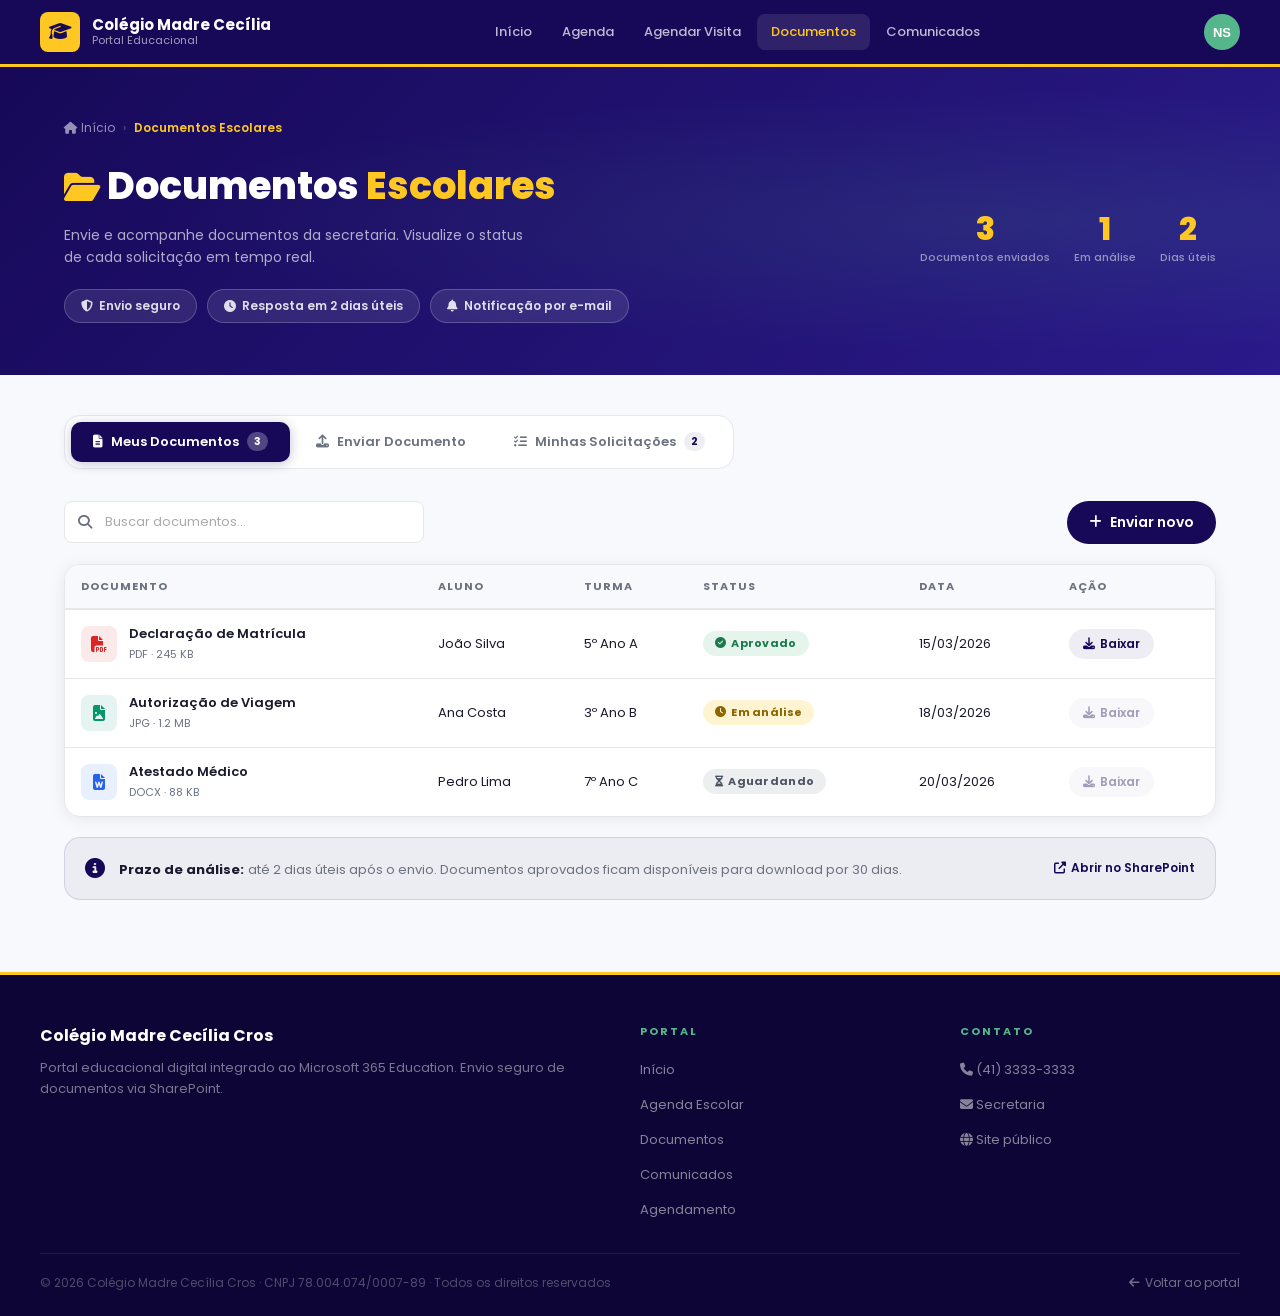
<file: documentos.html>
<!DOCTYPE html>
<html lang="pt-BR">
<head>
<meta charset="UTF-8"/>
<meta name="viewport" content="width=device-width, initial-scale=1.0"/>
<title>Documentos — Colégio Madre Cecília</title>
<link rel="preconnect" href="https://fonts.googleapis.com"/>
<link rel="preconnect" href="https://fonts.gstatic.com" crossorigin/>
<link href="https://fonts.googleapis.com/css2?family=Poppins:wght@300;400;500;600;700;800&display=swap" rel="stylesheet"/>
<link rel="stylesheet" href="https://cdnjs.cloudflare.com/ajax/libs/font-awesome/6.5.0/css/all.min.css"/>
<style>
/* ═══ VARS & RESET ═══ */
*, *::before, *::after { box-sizing: border-box; margin: 0; padding: 0; }
:root {
  --cor-primaria:    #170958;
  --cor-primaria-d:  #0d0535;
  --cor-primaria-cl: rgba(23,9,88,0.07);
  --cor-secundaria:  #56b68b;
  --cor-destaque:    #fec722;
  --cor-laranja:     #fe8717;
  --cor-texto:       #1a1a2e;
  --cor-texto-s:     #6b7280;
  --cor-fundo:       #f8f9fc;
  --cor-superficie:  #ffffff;
  --cor-borda:       #e5e7eb;
  --raio:            8px;
  --raio-g:          16px;
  --sombra:          0 2px 16px rgba(0,0,0,0.08);
  --sombra-hover:    0 8px 32px rgba(0,0,0,0.14);
  --fonte:           'Poppins', sans-serif;
  --transicao:       all 0.25s ease;
}
body { font-family: var(--fonte); color: var(--cor-texto); background: var(--cor-fundo); overflow-x: hidden; font-size: 16px; }
a { text-decoration: none; color: inherit; }

/* ═══ UTILITÁRIOS ═══ */
.container { max-width: 1200px; margin: 0 auto; padding: 0 24px; }
.section-eyebrow { font-size: 11px; font-weight: 700; letter-spacing: 3px; text-transform: uppercase; color: var(--cor-secundaria); margin-bottom: 10px; }
.section-title { font-size: clamp(20px,3.5vw,30px); font-weight: 800; color: var(--cor-texto); margin-bottom: 12px; }

.badge { display: inline-flex; align-items: center; gap: 5px; font-size: 11px; font-weight: 700; padding: 4px 12px; border-radius: 100px; letter-spacing: 0.3px; white-space: nowrap; }
.badge-verde   { background: rgba(86,182,139,0.15); color: #1a7a4a; }
.badge-amarelo { background: rgba(254,199,34,0.20); color: #8a6500; }
.badge-cinza   { background: rgba(107,114,128,0.12); color: #4b5563; }
.badge-vermelho{ background: rgba(220,38,38,0.12); color: #b91c1c; }
.badge-azul    { background: var(--cor-primaria-cl); color: var(--cor-primaria); }

.btn-primary {
  display: inline-flex; align-items: center; gap: 8px;
  background: var(--cor-primaria); color: #fff;
  font-family: var(--fonte); font-size: 14px; font-weight: 600;
  padding: 11px 22px; border-radius: 100px; border: none; cursor: pointer;
  transition: var(--transicao);
}
.btn-primary:hover { background: var(--cor-primaria-d); transform: translateY(-2px); box-shadow: 0 6px 20px rgba(23,9,88,0.28); }

.btn-secondary {
  display: inline-flex; align-items: center; gap: 8px;
  background: transparent; color: var(--cor-primaria);
  font-family: var(--fonte); font-size: 14px; font-weight: 600;
  padding: 10px 22px; border-radius: 100px; border: 2px solid var(--cor-primaria); cursor: pointer;
  transition: var(--transicao);
}
.btn-secondary:hover { background: var(--cor-primaria); color: #fff; }

.btn-ghost { display: inline-flex; align-items: center; gap: 6px; background: none; border: none; font-family: var(--fonte); font-size: 13px; font-weight: 600; color: var(--cor-texto-s); cursor: pointer; padding: 0; transition: var(--transicao); }
.btn-ghost:hover { color: var(--cor-primaria); }

/* ═══ HEADER ═══ */
#docs-header { background: var(--cor-primaria); border-bottom: 3px solid var(--cor-destaque); padding: 0 24px; box-shadow: 0 2px 16px rgba(0,0,0,0.25); }
#docs-header .hdr-inner { max-width: 1200px; margin: 0 auto; display: flex; align-items: center; justify-content: space-between; height: 64px; }
.hdr-brand { display: flex; align-items: center; gap: 12px; }
.brand-icon { width: 40px; height: 40px; background: var(--cor-destaque); border-radius: 8px; display: flex; align-items: center; justify-content: center; font-size: 18px; color: var(--cor-primaria); }
.brand-name { font-size: 15px; font-weight: 700; color: #fff; line-height: 1.2; }
.brand-name span { display: block; font-size: 11px; font-weight: 400; color: rgba(255,255,255,0.60); }
.hdr-nav { display: flex; align-items: center; gap: 2px; }
.hdr-nav a { font-size: 13px; font-weight: 500; color: rgba(255,255,255,0.72); padding: 8px 14px; border-radius: 8px; transition: var(--transicao); }
.hdr-nav a:hover, .hdr-nav a.active { background: rgba(255,255,255,0.10); color: var(--cor-destaque); }
.hdr-actions { display: flex; align-items: center; gap: 10px; }
.avatar-btn { width: 36px; height: 36px; background: var(--cor-secundaria); border-radius: 50%; display: flex; align-items: center; justify-content: center; font-size: 13px; font-weight: 700; color: #fff; cursor: pointer; border: none; }
.ham-btn { display: none; flex-direction: column; gap: 5px; background: none; border: none; cursor: pointer; padding: 4px; }
.ham-btn span { display: block; width: 22px; height: 2px; background: #fff; border-radius: 2px; transition: var(--transicao); }
@media (max-width: 1024px) { .hdr-nav { display: none; } .ham-btn { display: flex; } }
#mob-nav { display: none; flex-direction: column; background: var(--cor-primaria-d); padding: 16px 24px 24px; border-bottom: 2px solid var(--cor-destaque); }
#mob-nav.open { display: flex; }
#mob-nav a { font-size: 15px; font-weight: 500; color: rgba(255,255,255,0.80); padding: 12px 0; border-bottom: 1px solid rgba(255,255,255,0.07); }
#mob-nav a:hover { color: var(--cor-destaque); }

/* ═══ PAGE HERO ═══ */
#docs-hero { background: linear-gradient(135deg, var(--cor-primaria) 0%, #2a1a8a 100%); padding: 52px 24px; position: relative; overflow: hidden; }
#docs-hero::before { content: ''; position: absolute; inset: 0; background: radial-gradient(ellipse at 80% 50%, rgba(86,182,139,0.12) 0%, transparent 60%); }
#docs-hero .container { position: relative; z-index: 1; }
.hero-breadcrumb { display: flex; align-items: center; gap: 8px; margin-bottom: 20px; }
.hero-breadcrumb a { font-size: 12px; color: rgba(255,255,255,0.55); transition: color 0.2s; }
.hero-breadcrumb a:hover { color: var(--cor-destaque); }
.hero-breadcrumb span { font-size: 12px; color: rgba(255,255,255,0.30); }
.hero-breadcrumb .bc-cur { font-size: 12px; color: var(--cor-destaque); font-weight: 600; }
.hero-row { display: flex; align-items: center; justify-content: space-between; gap: 32px; flex-wrap: wrap; }
.hero-text h1 { font-size: clamp(22px,4vw,38px); font-weight: 800; color: #fff; margin-bottom: 10px; }
.hero-text h1 em { color: var(--cor-destaque); font-style: normal; }
.hero-text p { font-size: 14px; color: rgba(255,255,255,0.65); line-height: 1.6; max-width: 480px; }
.hero-pills { display: flex; gap: 10px; flex-wrap: wrap; margin-top: 20px; }
.hero-pill { display: inline-flex; align-items: center; gap: 6px; background: rgba(255,255,255,0.10); border: 1px solid rgba(255,255,255,0.20); border-radius: 100px; padding: 7px 16px; font-size: 12px; font-weight: 600; color: rgba(255,255,255,0.85); }
.hero-stat-box { display: flex; gap: 24px; flex-wrap: wrap; }
.hstat { text-align: center; }
.hstat-n { font-size: 32px; font-weight: 800; color: var(--cor-destaque); line-height: 1; }
.hstat-l { font-size: 11px; color: rgba(255,255,255,0.50); font-weight: 500; margin-top: 4px; }

/* ═══ TABS ═══ */
#docs-main { padding: 40px 0 72px; }
.tabs-bar { display: flex; gap: 4px; background: var(--cor-superficie); border: 1px solid var(--cor-borda); border-radius: var(--raio-g); padding: 6px; margin-bottom: 32px; width: fit-content; }
.tab-btn {
  font-family: var(--fonte); font-size: 13px; font-weight: 600;
  padding: 10px 22px; border-radius: 10px; border: none; cursor: pointer;
  color: var(--cor-texto-s); background: transparent; transition: var(--transicao);
  display: inline-flex; align-items: center; gap: 8px; white-space: nowrap;
}
.tab-btn:hover { color: var(--cor-primaria); background: var(--cor-fundo); }
.tab-btn.active { background: var(--cor-primaria); color: #fff; box-shadow: 0 2px 12px rgba(23,9,88,0.25); }
.tab-btn .tab-count { background: rgba(255,255,255,0.25); color: inherit; font-size: 11px; font-weight: 700; padding: 1px 7px; border-radius: 100px; }
.tab-btn:not(.active) .tab-count { background: var(--cor-primaria-cl); color: var(--cor-primaria); }
.tab-panel { display: none; }
.tab-panel.active { display: block; }

/* ═══ ABA 1 — MEUS DOCUMENTOS ═══ */
.docs-toolbar { display: flex; align-items: center; justify-content: space-between; gap: 16px; margin-bottom: 20px; flex-wrap: wrap; }
.search-input-wrap { position: relative; flex: 1; min-width: 200px; max-width: 360px; }
.search-input-wrap i { position: absolute; left: 14px; top: 50%; transform: translateY(-50%); color: var(--cor-texto-s); font-size: 14px; }
.search-input { width: 100%; padding: 10px 14px 10px 40px; border: 1px solid var(--cor-borda); border-radius: var(--raio); font-family: var(--fonte); font-size: 13px; color: var(--cor-texto); background: var(--cor-superficie); outline: none; transition: var(--transicao); }
.search-input:focus { border-color: var(--cor-primaria); box-shadow: 0 0 0 3px rgba(23,9,88,0.08); }
.search-input::placeholder { color: #aaa; }

.docs-table-wrap { background: var(--cor-superficie); border: 1px solid var(--cor-borda); border-radius: var(--raio-g); overflow: hidden; box-shadow: var(--sombra); }
.docs-table { width: 100%; border-collapse: collapse; }
.docs-table thead { background: var(--cor-fundo); border-bottom: 2px solid var(--cor-borda); }
.docs-table th { padding: 13px 16px; font-size: 11px; font-weight: 700; text-transform: uppercase; letter-spacing: 1px; color: var(--cor-texto-s); text-align: left; white-space: nowrap; }
.docs-table tbody tr { border-bottom: 1px solid var(--cor-borda); transition: background 0.15s; }
.docs-table tbody tr:last-child { border-bottom: none; }
.docs-table tbody tr:hover { background: var(--cor-fundo); }
.docs-table td { padding: 14px 16px; font-size: 13px; vertical-align: middle; }

.doc-name-cell { display: flex; align-items: center; gap: 12px; }
.doc-icon { width: 36px; height: 36px; border-radius: 8px; display: flex; align-items: center; justify-content: center; font-size: 16px; flex-shrink: 0; }
.doc-icon.pdf  { background: rgba(220,38,38,0.10); color: #dc2626; }
.doc-icon.doc  { background: rgba(37,99,235,0.10); color: #2563eb; }
.doc-icon.img  { background: rgba(5,150,105,0.10); color: #059669; }
.doc-name-cell strong { font-size: 13px; font-weight: 600; display: block; }
.doc-name-cell span { font-size: 11px; color: var(--cor-texto-s); }

.btn-download { display: inline-flex; align-items: center; gap: 5px; font-family: var(--fonte); font-size: 12px; font-weight: 600; color: var(--cor-primaria); background: var(--cor-primaria-cl); padding: 6px 14px; border-radius: 100px; border: none; cursor: pointer; transition: var(--transicao); }
.btn-download:hover { background: var(--cor-primaria); color: #fff; }
@media (max-width: 768px) { .docs-table th:nth-child(3), .docs-table td:nth-child(3), .docs-table th:nth-child(4), .docs-table td:nth-child(4) { display: none; } }

/* ═══ ABA 2 — ENVIAR DOCUMENTO ═══ */
.upload-layout { display: grid; grid-template-columns: 1fr 340px; gap: 28px; align-items: start; }
@media (max-width: 900px) { .upload-layout { grid-template-columns: 1fr; } }

.form-card { background: var(--cor-superficie); border: 1px solid var(--cor-borda); border-radius: var(--raio-g); padding: 32px; box-shadow: var(--sombra); }
.form-card h3 { font-size: 18px; font-weight: 700; margin-bottom: 6px; }
.form-card .form-subtitle { font-size: 13px; color: var(--cor-texto-s); margin-bottom: 28px; }

.form-grid { display: grid; grid-template-columns: 1fr 1fr; gap: 18px; }
@media (max-width: 600px) { .form-grid { grid-template-columns: 1fr; } }
.form-full { grid-column: 1 / -1; }

.form-group { display: flex; flex-direction: column; gap: 6px; }
.form-group label { font-size: 12px; font-weight: 700; color: var(--cor-texto); text-transform: uppercase; letter-spacing: 0.5px; }
.form-group label .req { color: #dc2626; margin-left: 2px; }
.form-control {
  width: 100%; padding: 11px 14px; border: 1.5px solid var(--cor-borda);
  border-radius: var(--raio); font-family: var(--fonte); font-size: 13px;
  color: var(--cor-texto); background: var(--cor-superficie); outline: none; transition: var(--transicao);
}
.form-control:focus { border-color: var(--cor-primaria); box-shadow: 0 0 0 3px rgba(23,9,88,0.08); }
.form-control::placeholder { color: #bbb; }
.form-control.error { border-color: #dc2626; }
select.form-control { cursor: pointer; appearance: none; background-image: url("data:image/svg+xml,%3Csvg xmlns='http://www.w3.org/2000/svg' width='12' height='8' viewBox='0 0 12 8'%3E%3Cpath d='M1 1l5 6 5-6' stroke='%236b7280' stroke-width='1.5' fill='none' stroke-linecap='round'/%3E%3C/svg%3E"); background-repeat: no-repeat; background-position: right 14px center; padding-right: 36px; }
textarea.form-control { resize: vertical; min-height: 90px; }

/* Drag & Drop */
.upload-area {
  border: 2px dashed var(--cor-borda); border-radius: var(--raio-g); padding: 32px 20px;
  text-align: center; cursor: pointer; transition: var(--transicao); position: relative;
  background: var(--cor-fundo);
}
.upload-area:hover, .upload-area.drag-over { border-color: var(--cor-primaria); background: var(--cor-primaria-cl); }
.upload-area input[type="file"] { position: absolute; inset: 0; opacity: 0; cursor: pointer; width: 100%; }
.upload-icon { font-size: 36px; color: var(--cor-primaria); margin-bottom: 12px; opacity: 0.6; }
.upload-area h4 { font-size: 14px; font-weight: 700; margin-bottom: 6px; }
.upload-area p { font-size: 12px; color: var(--cor-texto-s); }
.upload-area .upload-hint { font-size: 11px; color: var(--cor-texto-s); margin-top: 8px; }
#upload-preview { margin-top: 14px; display: none; }
.file-preview { display: flex; align-items: center; gap: 10px; background: var(--cor-superficie); border: 1px solid var(--cor-borda); border-radius: var(--raio); padding: 10px 14px; }
.file-preview i { color: var(--cor-primaria); font-size: 18px; }
.file-preview span { font-size: 13px; font-weight: 600; flex: 1; }
.file-remove { background: none; border: none; color: #dc2626; cursor: pointer; font-size: 14px; padding: 2px 6px; border-radius: 4px; transition: background 0.2s; }
.file-remove:hover { background: rgba(220,38,38,0.10); }

.form-actions { display: flex; align-items: center; gap: 14px; margin-top: 24px; flex-wrap: wrap; }
.btn-submit {
  display: inline-flex; align-items: center; gap: 8px;
  background: var(--cor-primaria); color: #fff; font-family: var(--fonte); font-size: 14px; font-weight: 700;
  padding: 13px 28px; border-radius: 100px; border: none; cursor: pointer; transition: var(--transicao);
}
.btn-submit:hover:not(:disabled) { background: var(--cor-primaria-d); transform: translateY(-2px); box-shadow: 0 6px 20px rgba(23,9,88,0.28); }
.btn-submit:disabled { background: #d1d5db; cursor: not-allowed; color: #9ca3af; }
.form-sp-link { font-size: 12px; color: var(--cor-texto-s); }
.form-sp-link a { color: var(--cor-primaria); font-weight: 600; }
.form-sp-link a:hover { text-decoration: underline; }

/* Sucesso */
#form-success { display: none; background: rgba(86,182,139,0.10); border: 1.5px solid var(--cor-secundaria); border-radius: var(--raio-g); padding: 24px; text-align: center; margin-top: 20px; }
#form-success i { font-size: 36px; color: var(--cor-secundaria); margin-bottom: 12px; }
#form-success h4 { font-size: 16px; font-weight: 700; margin-bottom: 8px; color: #1a7a4a; }
#form-success p { font-size: 13px; color: var(--cor-texto-s); line-height: 1.6; }

/* Info sidebar */
.info-sidebar { display: flex; flex-direction: column; gap: 16px; }
.info-box { background: var(--cor-superficie); border: 1px solid var(--cor-borda); border-radius: var(--raio-g); padding: 20px; }
.info-box h4 { font-size: 13px; font-weight: 700; margin-bottom: 14px; display: flex; align-items: center; gap: 8px; }
.info-box h4 i { color: var(--cor-primaria); }
.info-list { display: flex; flex-direction: column; gap: 12px; }
.info-item { display: flex; gap: 10px; align-items: flex-start; }
.info-item .ii-icon { width: 32px; height: 32px; border-radius: 8px; display: flex; align-items: center; justify-content: center; font-size: 14px; flex-shrink: 0; }
.ii-azul  { background: var(--cor-primaria-cl); color: var(--cor-primaria); }
.ii-verde { background: rgba(86,182,139,0.12); color: var(--cor-secundaria); }
.ii-gold  { background: rgba(254,199,34,0.15); color: #8a6500; }
.ii-org   { background: rgba(254,135,23,0.12); color: #b05a00; }
.info-item .ii-text strong { display: block; font-size: 12px; font-weight: 700; margin-bottom: 2px; }
.info-item .ii-text span { font-size: 12px; color: var(--cor-texto-s); }
.tipos-list { display: flex; flex-direction: column; gap: 8px; }
.tipo-item { display: flex; align-items: center; gap: 8px; font-size: 12px; color: var(--cor-texto-s); }
.tipo-item i { color: var(--cor-primaria); font-size: 12px; width: 14px; }

/* ═══ ABA 3 — SOLICITAÇÕES ═══ */
.sol-list { display: flex; flex-direction: column; gap: 14px; }
.sol-card { background: var(--cor-superficie); border: 1px solid var(--cor-borda); border-radius: var(--raio-g); padding: 20px 22px; display: flex; align-items: center; gap: 16px; transition: var(--transicao); flex-wrap: wrap; }
.sol-card:hover { box-shadow: var(--sombra); }
.sol-num { width: 36px; height: 36px; border-radius: 10px; background: var(--cor-primaria-cl); color: var(--cor-primaria); font-size: 13px; font-weight: 800; display: flex; align-items: center; justify-content: center; flex-shrink: 0; }
.sol-info { flex: 1; min-width: 180px; }
.sol-info h4 { font-size: 14px; font-weight: 700; margin-bottom: 4px; }
.sol-info p { font-size: 12px; color: var(--cor-texto-s); }
.sol-meta { display: flex; flex-direction: column; align-items: flex-end; gap: 6px; }
.sol-date { font-size: 11px; color: var(--cor-texto-s); }
.sol-empty { text-align: center; padding: 56px 24px; color: var(--cor-texto-s); }
.sol-empty i { font-size: 48px; color: var(--cor-borda); margin-bottom: 16px; display: block; }
.sol-toolbar { display: flex; align-items: center; justify-content: space-between; gap: 16px; margin-bottom: 20px; flex-wrap: wrap; }

/* ═══ RODAPÉ ═══ */
#docs-footer { background: var(--cor-primaria-d); padding: 48px 24px 24px; border-top: 3px solid var(--cor-destaque); }
.footer-grid { max-width: 1200px; margin: 0 auto; display: grid; grid-template-columns: 2fr 1fr 1fr; gap: 40px; padding-bottom: 32px; border-bottom: 1px solid rgba(255,255,255,0.08); }
@media (max-width: 768px) { .footer-grid { grid-template-columns: 1fr; } }
.footer-brand h3 { font-size: 16px; font-weight: 700; color: #fff; margin-bottom: 10px; }
.footer-brand p { font-size: 13px; color: rgba(255,255,255,0.45); line-height: 1.6; }
.footer-col h4 { font-size: 11px; font-weight: 700; letter-spacing: 2px; text-transform: uppercase; color: var(--cor-secundaria); margin-bottom: 16px; }
.footer-col ul { list-style: none; display: flex; flex-direction: column; gap: 10px; }
.footer-col ul li a { font-size: 13px; color: rgba(255,255,255,0.50); transition: color 0.2s; }
.footer-col ul li a:hover { color: var(--cor-destaque); }
.footer-bottom { max-width: 1200px; margin: 20px auto 0; display: flex; align-items: center; justify-content: space-between; flex-wrap: wrap; gap: 12px; }
.footer-bottom p { font-size: 12px; color: rgba(255,255,255,0.28); }
.footer-bottom a { font-size: 12px; color: rgba(255,255,255,0.42); display: flex; align-items: center; gap: 5px; transition: color 0.2s; }
.footer-bottom a:hover { color: var(--cor-destaque); }
</style>
</head>
<body>

<!-- HEADER -->
<header id="docs-header" role="banner">
  <div class="hdr-inner">
    <a href="index.html" class="hdr-brand" aria-label="Ir para a página inicial">
      <div class="brand-icon"><i class="fas fa-graduation-cap" aria-hidden="true"></i></div>
      <div class="brand-name">Colégio Madre Cecília <span>Portal Educacional</span></div>
    </a>
    <nav class="hdr-nav" aria-label="Navegação principal">
      <a href="index.html">Início</a>
      <a href="agenda.html">Agenda</a>
      <a href="agendamento.html">Agendar Visita</a>
      <a href="documentos.html" class="active" aria-current="page">Documentos</a>
      <a href="comunicados.html">Comunicados</a>
    </nav>
    <div class="hdr-actions">
      <button class="avatar-btn" aria-label="Menu do usuário">NS</button>
      <button class="ham-btn" id="docs-ham" aria-label="Abrir menu" aria-expanded="false" aria-controls="mob-nav">
        <span></span><span></span><span></span>
      </button>
    </div>
  </div>
</header>
<nav id="mob-nav" role="navigation" aria-label="Menu mobile">
  <a href="index.html">Início</a>
  <a href="agenda.html">Agenda Escolar</a>
  <a href="agendamento.html">Agendar Visita</a>
  <a href="documentos.html">Documentos</a>
  <a href="comunicados.html">Comunicados</a>
</nav>

<!-- HERO -->
<section id="docs-hero" aria-labelledby="docs-title">
  <div class="container">
    <nav class="hero-breadcrumb" aria-label="Breadcrumb">
      <a href="index.html"><i class="fas fa-home" aria-hidden="true"></i> Início</a>
      <span aria-hidden="true">›</span>
      <span class="bc-cur">Documentos Escolares</span>
    </nav>
    <div class="hero-row">
      <div class="hero-text">
        <h1 id="docs-title"><i class="fas fa-folder-open" style="color:var(--cor-destaque);font-size:0.85em" aria-hidden="true"></i> Documentos <em>Escolares</em></h1>
        <p>Envie e acompanhe documentos da secretaria. Visualize o status de cada solicitação em tempo real.</p>
        <div class="hero-pills">
          <span class="hero-pill"><i class="fas fa-shield-alt" aria-hidden="true"></i> Envio seguro</span>
          <span class="hero-pill"><i class="fas fa-clock" aria-hidden="true"></i> Resposta em 2 dias úteis</span>
          <span class="hero-pill"><i class="fas fa-bell" aria-hidden="true"></i> Notificação por e-mail</span>
        </div>
      </div>
      <div class="hero-stat-box" aria-label="Números dos documentos">
        <div class="hstat"><div class="hstat-n">3</div><div class="hstat-l">Documentos enviados</div></div>
        <div class="hstat"><div class="hstat-n">1</div><div class="hstat-l">Em análise</div></div>
        <div class="hstat"><div class="hstat-n">2</div><div class="hstat-l">Dias úteis</div></div>
      </div>
    </div>
  </div>
</section>

<!-- MAIN -->
<main id="docs-main" role="main">
  <div class="container">

    <!-- TABS -->
    <div class="tabs-bar" role="tablist" aria-label="Seções de documentos">
      <button class="tab-btn active" role="tab" aria-selected="true" aria-controls="tab-meus" id="tab-btn-meus" data-tab="meus">
        <i class="fas fa-file-alt" aria-hidden="true"></i> Meus Documentos
        <span class="tab-count">3</span>
      </button>
      <button class="tab-btn" role="tab" aria-selected="false" aria-controls="tab-enviar" id="tab-btn-enviar" data-tab="enviar">
        <i class="fas fa-upload" aria-hidden="true"></i> Enviar Documento
      </button>
      <button class="tab-btn" role="tab" aria-selected="false" aria-controls="tab-sol" id="tab-btn-sol" data-tab="sol">
        <i class="fas fa-list-check" aria-hidden="true"></i> Minhas Solicitações
        <span class="tab-count">2</span>
      </button>
    </div>

    <!-- ═══ ABA 1 — MEUS DOCUMENTOS ═══ -->
    <div class="tab-panel active" id="tab-meus" role="tabpanel" aria-labelledby="tab-btn-meus">
      <div class="docs-toolbar">
        <div class="search-input-wrap">
          <i class="fas fa-search" aria-hidden="true"></i>
          <input type="search" class="search-input" id="docs-search" placeholder="Buscar documentos..." aria-label="Buscar documentos"/>
        </div>
        <button class="btn-primary" onclick="switchTab('enviar')" aria-label="Ir para a aba de enviar documento">
          <i class="fas fa-plus" aria-hidden="true"></i> Enviar novo
        </button>
      </div>

      <div class="docs-table-wrap">
        <table class="docs-table" aria-label="Lista de documentos">
          <thead>
            <tr>
              <th scope="col">Documento</th>
              <th scope="col">Aluno</th>
              <th scope="col">Turma</th>
              <th scope="col">Status</th>
              <th scope="col">Data</th>
              <th scope="col">Ação</th>
            </tr>
          </thead>
          <tbody id="docs-tbody">
            <tr>
              <td>
                <div class="doc-name-cell">
                  <div class="doc-icon pdf" aria-hidden="true"><i class="fas fa-file-pdf"></i></div>
                  <div><strong>Declaração de Matrícula</strong><span>PDF · 245 KB</span></div>
                </div>
              </td>
              <td>João Silva</td>
              <td>5º Ano A</td>
              <td><span class="badge badge-verde"><i class="fas fa-check-circle" aria-hidden="true"></i> Aprovado</span></td>
              <td>15/03/2026</td>
              <td><button class="btn-download" aria-label="Baixar Declaração de Matrícula"><i class="fas fa-download" aria-hidden="true"></i> Baixar</button></td>
            </tr>
            <tr>
              <td>
                <div class="doc-name-cell">
                  <div class="doc-icon img" aria-hidden="true"><i class="fas fa-file-image"></i></div>
                  <div><strong>Autorização de Viagem</strong><span>JPG · 1.2 MB</span></div>
                </div>
              </td>
              <td>Ana Costa</td>
              <td>3º Ano B</td>
              <td><span class="badge badge-amarelo"><i class="fas fa-clock" aria-hidden="true"></i> Em análise</span></td>
              <td>18/03/2026</td>
              <td><button class="btn-download" aria-label="Baixar Autorização de Viagem" disabled style="opacity:0.4;cursor:not-allowed"><i class="fas fa-download" aria-hidden="true"></i> Baixar</button></td>
            </tr>
            <tr>
              <td>
                <div class="doc-name-cell">
                  <div class="doc-icon doc" aria-hidden="true"><i class="fas fa-file-word"></i></div>
                  <div><strong>Atestado Médico</strong><span>DOCX · 88 KB</span></div>
                </div>
              </td>
              <td>Pedro Lima</td>
              <td>7º Ano C</td>
              <td><span class="badge badge-cinza"><i class="fas fa-hourglass-half" aria-hidden="true"></i> Aguardando</span></td>
              <td>20/03/2026</td>
              <td><button class="btn-download" aria-label="Baixar Atestado Médico" disabled style="opacity:0.4;cursor:not-allowed"><i class="fas fa-download" aria-hidden="true"></i> Baixar</button></td>
            </tr>
          </tbody>
        </table>
      </div>

      <!-- Info útil -->
      <div style="margin-top:20px;background:rgba(23,9,88,0.05);border:1px solid rgba(23,9,88,0.12);border-radius:var(--raio-g);padding:18px 20px;display:flex;align-items:center;gap:14px;flex-wrap:wrap;">
        <i class="fas fa-info-circle" style="color:var(--cor-primaria);font-size:20px;flex-shrink:0" aria-hidden="true"></i>
        <div>
          <strong style="font-size:13px">Prazo de análise:</strong>
          <span style="font-size:13px;color:var(--cor-texto-s)"> até 2 dias úteis após o envio. Documentos aprovados ficam disponíveis para download por 30 dias.</span>
        </div>
        <a href="https://colegiomadrececiliacros.sharepoint.com/sites/Secretaria/DocumentosEscolares" target="_blank" style="margin-left:auto;font-size:12px;font-weight:600;color:var(--cor-primaria);display:flex;align-items:center;gap:5px;" aria-label="Acessar biblioteca SharePoint">
          <i class="fas fa-external-link-alt" aria-hidden="true"></i> Abrir no SharePoint
        </a>
      </div>
    </div>

    <!-- ═══ ABA 2 — ENVIAR DOCUMENTO ═══ -->
    <div class="tab-panel" id="tab-enviar" role="tabpanel" aria-labelledby="tab-btn-enviar">
      <div class="upload-layout">
        <!-- Formulário -->
        <div class="form-card">
          <h3><i class="fas fa-upload" style="color:var(--cor-primaria);margin-right:8px" aria-hidden="true"></i>Enviar novo documento</h3>
          <p class="form-subtitle">Preencha os dados abaixo e selecione o arquivo. A secretaria analisará em até 2 dias úteis.</p>

          <form id="upload-form" novalidate>
            <div class="form-grid">
              <div class="form-group form-full">
                <label for="tipo-doc">Tipo de documento <span class="req" aria-hidden="true">*</span></label>
                <select class="form-control" id="tipo-doc" required aria-required="true">
                  <option value="">Selecione o tipo...</option>
                  <option>Atestado médico</option>
                  <option>Declaração de matrícula</option>
                  <option>Laudo médico / Psicológico</option>
                  <option>Documento de identidade</option>
                  <option>Comprovante de residência</option>
                  <option>Autorização de viagem</option>
                  <option>Contrato de matrícula</option>
                  <option>Outro</option>
                </select>
              </div>
              <div class="form-group">
                <label for="nome-aluno">Nome do aluno <span class="req" aria-hidden="true">*</span></label>
                <input type="text" class="form-control" id="nome-aluno" placeholder="Nome completo" required aria-required="true"/>
              </div>
              <div class="form-group">
                <label for="turma">Turma <span class="req" aria-hidden="true">*</span></label>
                <input type="text" class="form-control" id="turma" placeholder="Ex: 5º Ano A" required aria-required="true"/>
              </div>
              <div class="form-group form-full">
                <label for="email-resp">E-mail do responsável <span class="req" aria-hidden="true">*</span></label>
                <input type="email" class="form-control" id="email-resp" placeholder="seu@email.com" required aria-required="true"/>
              </div>
              <div class="form-group form-full">
                <label for="obs">Observação</label>
                <textarea class="form-control" id="obs" placeholder="Informações adicionais (opcional)..."></textarea>
              </div>
              <div class="form-group form-full">
                <label>Arquivo <span class="req" aria-hidden="true">*</span></label>
                <div class="upload-area" id="upload-area" role="button" aria-label="Área de upload de arquivo — clique ou arraste o arquivo aqui" tabindex="0">
                  <input type="file" id="file-input" accept=".pdf,.jpg,.jpeg,.png,.doc,.docx" aria-label="Selecionar arquivo" required/>
                  <div class="upload-icon" aria-hidden="true"><i class="fas fa-cloud-upload-alt"></i></div>
                  <h4>Arraste o arquivo aqui ou clique para selecionar</h4>
                  <p>PDF, JPG, PNG, DOC, DOCX</p>
                  <p class="upload-hint">Tamanho máximo: 10 MB</p>
                </div>
                <div id="upload-preview"></div>
              </div>
            </div>

            <div class="form-actions">
              <button type="submit" class="btn-submit" id="btn-submit" disabled aria-label="Enviar documento">
                <i class="fas fa-paper-plane" aria-hidden="true"></i> Enviar documento
              </button>
              <span class="form-sp-link">Ou <a href="https://colegiomadrececiliacros.sharepoint.com/sites/Secretaria/DocumentosEscolares" target="_blank">acesse diretamente a biblioteca SharePoint →</a></span>
            </div>
          </form>

          <div id="form-success" role="alert" aria-live="assertive">
            <i class="fas fa-check-circle" aria-hidden="true"></i>
            <h4>Documento enviado com sucesso!</h4>
            <p>A secretaria entrará em contato em até <strong>2 dias úteis</strong> pelo e-mail informado. Acompanhe o status na aba "Meus Documentos".</p>
          </div>
        </div>

        <!-- Sidebar -->
        <div class="info-sidebar">
          <div class="info-box">
            <h4><i class="fas fa-info-circle" aria-hidden="true"></i> Informações úteis</h4>
            <div class="info-list">
              <div class="info-item">
                <div class="info-item"><div class="ii-icon ii-azul" aria-hidden="true"><i class="fas fa-clock"></i></div>
                <div class="ii-text"><strong>Prazo de análise</strong><span>Até 2 dias úteis após o envio</span></div></div>
              </div>
              <div class="info-item">
                <div class="ii-icon ii-verde" aria-hidden="true"><i class="fas fa-envelope"></i></div>
                <div class="ii-text"><strong>Dúvidas</strong><span>secretaria@colegiomadrececiliacros<br/>.onmicrosoft.com</span></div>
              </div>
              <div class="info-item">
                <div class="ii-icon ii-gold" aria-hidden="true"><i class="fas fa-business-time"></i></div>
                <div class="ii-text"><strong>Atendimento</strong><span>Seg a Sex, 08h às 17h</span></div>
              </div>
            </div>
          </div>
          <div class="info-box">
            <h4><i class="fas fa-file-alt" aria-hidden="true"></i> Tipos aceitos</h4>
            <div class="tipos-list">
              <div class="tipo-item"><i class="fas fa-check" aria-hidden="true"></i> PDF (recomendado)</div>
              <div class="tipo-item"><i class="fas fa-check" aria-hidden="true"></i> JPG / PNG</div>
              <div class="tipo-item"><i class="fas fa-check" aria-hidden="true"></i> DOC / DOCX</div>
              <div class="tipo-item"><i class="fas fa-times" style="color:#dc2626" aria-hidden="true"></i> Arquivos ZIP ou RAR</div>
              <div class="tipo-item"><i class="fas fa-times" style="color:#dc2626" aria-hidden="true"></i> Arquivos acima de 10 MB</div>
            </div>
          </div>
        </div>
      </div>
    </div>

    <!-- ═══ ABA 3 — SOLICITAÇÕES ═══ -->
    <div class="tab-panel" id="tab-sol" role="tabpanel" aria-labelledby="tab-btn-sol">
      <div class="sol-toolbar">
        <div>
          <h3 style="font-size:16px;font-weight:700">Minhas Solicitações</h3>
          <p style="font-size:13px;color:var(--cor-texto-s)">Histórico de solicitações enviadas à secretaria.</p>
        </div>
        <button class="btn-primary" onclick="switchTab('enviar')" aria-label="Criar nova solicitação">
          <i class="fas fa-plus" aria-hidden="true"></i> Nova solicitação
        </button>
      </div>

      <div class="sol-list" role="list">
        <div class="sol-card" role="listitem">
          <div class="sol-num" aria-hidden="true">#1</div>
          <div class="sol-info">
            <h4>Declaração de matrícula</h4>
            <p>Aluno: <strong>João Silva</strong> · Turma: 5º Ano A</p>
          </div>
          <div class="sol-meta">
            <span class="badge badge-verde"><i class="fas fa-check-circle" aria-hidden="true"></i> Concluído</span>
            <span class="sol-date">15/03/2026</span>
          </div>
        </div>
        <div class="sol-card" role="listitem">
          <div class="sol-num" aria-hidden="true">#2</div>
          <div class="sol-info">
            <h4>Atestado de frequência</h4>
            <p>Aluno: <strong>Maria Costa</strong> · Turma: 3º Ano B</p>
          </div>
          <div class="sol-meta">
            <span class="badge badge-amarelo"><i class="fas fa-clock" aria-hidden="true"></i> Em análise</span>
            <span class="sol-date">18/03/2026</span>
          </div>
        </div>
      </div>
    </div>

  </div>
</main>

<!-- RODAPÉ -->
<footer id="docs-footer" role="contentinfo">
  <div class="footer-grid">
    <div class="footer-brand">
      <h3>Colégio Madre Cecília Cros</h3>
      <p>Portal educacional digital integrado ao Microsoft 365 Education. Envio seguro de documentos via SharePoint.</p>
    </div>
    <div class="footer-col">
      <h4>Portal</h4>
      <ul>
        <li><a href="index.html">Início</a></li>
        <li><a href="agenda.html">Agenda Escolar</a></li>
        <li><a href="documentos.html">Documentos</a></li>
        <li><a href="comunicados.html">Comunicados</a></li>
        <li><a href="agendamento.html">Agendamento</a></li>
      </ul>
    </div>
    <div class="footer-col">
      <h4>Contato</h4>
      <ul>
        <li><a href="tel:+554133333333"><i class="fas fa-phone" aria-hidden="true"></i> (41) 3333-3333</a></li>
        <li><a href="mailto:secretaria@colegiomadrececiliacros.onmicrosoft.com"><i class="fas fa-envelope" aria-hidden="true"></i> Secretaria</a></li>
        <li><a href="https://neliosqa-prog.github.io/colegiomcv-curitiba" target="_blank"><i class="fas fa-globe" aria-hidden="true"></i> Site público</a></li>
      </ul>
    </div>
  </div>
  <div class="footer-bottom">
    <p>© 2026 Colégio Madre Cecília Cros · CNPJ 78.004.074/0007-89 · Todos os direitos reservados</p>
    <a href="index.html"><i class="fas fa-arrow-left" aria-hidden="true"></i> Voltar ao portal</a>
  </div>
</footer>

<script>
// ═══ TABS ═══
function switchTab(tabId) {
  document.querySelectorAll('.tab-btn').forEach(b => { b.classList.remove('active'); b.setAttribute('aria-selected','false'); });
  document.querySelectorAll('.tab-panel').forEach(p => p.classList.remove('active'));
  const btn   = document.getElementById('tab-btn-' + tabId);
  const panel = document.getElementById('tab-' + tabId);
  if (btn)   { btn.classList.add('active'); btn.setAttribute('aria-selected','true'); }
  if (panel) panel.classList.add('active');
}
document.querySelectorAll('.tab-btn').forEach(btn => {
  btn.addEventListener('click', () => switchTab(btn.dataset.tab));
});

// ═══ BUSCA NA TABELA ═══
document.getElementById('docs-search').addEventListener('input', function () {
  const q = this.value.toLowerCase();
  document.querySelectorAll('#docs-tbody tr').forEach(row => {
    row.style.display = row.textContent.toLowerCase().includes(q) ? '' : 'none';
  });
});

// ═══ FORM — VALIDAÇÃO E SUBMIT ═══
(function () {
  const form    = document.getElementById('upload-form');
  const btnSub  = document.getElementById('btn-submit');
  const success = document.getElementById('form-success');
  const fileIn  = document.getElementById('file-input');
  const preview = document.getElementById('upload-preview');
  const area    = document.getElementById('upload-area');

  const required = ['tipo-doc','nome-aluno','turma','email-resp'];

  function checkForm() {
    const allFilled = required.every(id => document.getElementById(id).value.trim() !== '');
    const hasFile   = fileIn.files.length > 0;
    btnSub.disabled = !(allFilled && hasFile);
  }

  required.forEach(id => document.getElementById(id).addEventListener('input', checkForm));

  // File input
  fileIn.addEventListener('change', function () {
    if (!this.files.length) return;
    const f = this.files[0];
    const maxMB = 10;
    if (f.size > maxMB * 1024 * 1024) {
      alert('O arquivo é maior que 10 MB. Por favor, selecione um arquivo menor.');
      this.value = ''; return;
    }
    preview.style.display = 'block';
    preview.innerHTML = `
      <div class="file-preview">
        <i class="fas fa-file-alt" aria-hidden="true"></i>
        <span>${f.name} (${(f.size/1024).toFixed(0)} KB)</span>
        <button class="file-remove" aria-label="Remover arquivo" id="file-remove-btn" type="button">
          <i class="fas fa-times" aria-hidden="true"></i>
        </button>
      </div>`;
    document.getElementById('file-remove-btn').addEventListener('click', () => {
      fileIn.value = ''; preview.style.display = 'none'; preview.innerHTML = ''; checkForm();
    });
    checkForm();
  });

  // Drag & drop
  area.addEventListener('dragover', e => { e.preventDefault(); area.classList.add('drag-over'); });
  area.addEventListener('dragleave', () => area.classList.remove('drag-over'));
  area.addEventListener('drop', e => {
    e.preventDefault(); area.classList.remove('drag-over');
    if (e.dataTransfer.files.length) { fileIn.files = e.dataTransfer.files; fileIn.dispatchEvent(new Event('change')); }
  });

  // Submit simulado
  form.addEventListener('submit', function (e) {
    e.preventDefault();
    btnSub.innerHTML = '<i class="fas fa-spinner fa-spin"></i> Enviando...';
    btnSub.disabled = true;
    setTimeout(() => {
      form.style.display = 'none';
      success.style.display = 'block';
    }, 1800);
  });
}());

// ═══ MOBILE MENU ═══
(function () {
  const ham = document.getElementById('docs-ham');
  const nav = document.getElementById('mob-nav');
  if (!ham || !nav) return;
  ham.addEventListener('click', () => {
    const open = nav.classList.toggle('open');
    ham.setAttribute('aria-expanded', String(open));
  });
}());
</script>

<!--
═══════════════════════════════════════════════════════
PUBLICAR NO SHAREPOINT — PnP PowerShell
═══════════════════════════════════════════════════════

Import-Module /Users/nelio/.local/share/powershell/Modules/PnP.PowerShell/3.1.0/PnP.PowerShell.psd1 -Force
Connect-PnPOnline -Url "https://colegiomadrececiliacros.sharepoint.com/sites/PortalEscolaMadreCecilia" `
    -ClientId "c354cdcf-7ac8-480d-95b7-d979e53a398c" -Interactive

$p = Add-PnPPage -Name "documentos" -LayoutType Article -Publish
Add-PnPPageSection -Page $p -SectionTemplate OneColumn -Order 1
Add-PnPPageTextPart -Page $p -Section 1 -Column 1 `
    -Text (Get-Content "documentos.html" -Raw)
═══════════════════════════════════════════════════════
-->

</body>
</html>
</file>
<file: assets/css_c016e7a1b108.css>
/* cyrillic-ext */
@font-face {
  font-family: 'Montserrat';
  font-style: normal;
  font-weight: 600;
  src: url("JTUSjIg1_i6t8kCHKm459WRhyyTh89_293d80836a21.woff2") format('woff2');
  unicode-range: U+0460-052F, U+1C80-1C8A, U+20B4, U+2DE0-2DFF, U+A640-A69F, U+FE2E-FE2F;
}
/* cyrillic */
@font-face {
  font-family: 'Montserrat';
  font-style: normal;
  font-weight: 600;
  src: url("JTUSjIg1_i6t8kCHKm459W1hyyTh89_9e6b6d4408ce.woff2") format('woff2');
  unicode-range: U+0301, U+0400-045F, U+0490-0491, U+04B0-04B1, U+2116;
}
/* vietnamese */
@font-face {
  font-family: 'Montserrat';
  font-style: normal;
  font-weight: 600;
  src: url("JTUSjIg1_i6t8kCHKm459WZhyyTh89_c209a25babd2.woff2") format('woff2');
  unicode-range: U+0102-0103, U+0110-0111, U+0128-0129, U+0168-0169, U+01A0-01A1, U+01AF-01B0, U+0300-0301, U+0303-0304, U+0308-0309, U+0323, U+0329, U+1EA0-1EF9, U+20AB;
}
/* latin-ext */
@font-face {
  font-family: 'Montserrat';
  font-style: normal;
  font-weight: 600;
  src: url("JTUSjIg1_i6t8kCHKm459WdhyyTh89_de38a2180d94.woff2") format('woff2');
  unicode-range: U+0100-02BA, U+02BD-02C5, U+02C7-02CC, U+02CE-02D7, U+02DD-02FF, U+0304, U+0308, U+0329, U+1D00-1DBF, U+1E00-1E9F, U+1EF2-1EFF, U+2020, U+20A0-20AB, U+20AD-20C0, U+2113, U+2C60-2C7F, U+A720-A7FF;
}
/* latin */
@font-face {
  font-family: 'Montserrat';
  font-style: normal;
  font-weight: 600;
  src: url("JTUSjIg1_i6t8kCHKm459WlhyyTh89_2f5adf1176f9.woff2") format('woff2');
  unicode-range: U+0000-00FF, U+0131, U+0152-0153, U+02BB-02BC, U+02C6, U+02DA, U+02DC, U+0304, U+0308, U+0329, U+2000-206F, U+20AC, U+2122, U+2191, U+2193, U+2212, U+2215, U+FEFF, U+FFFD;
}
/* cyrillic-ext */
@font-face {
  font-family: 'Montserrat';
  font-style: normal;
  font-weight: 700;
  src: url("JTUSjIg1_i6t8kCHKm459WRhyyTh89_293d80836a21.woff2") format('woff2');
  unicode-range: U+0460-052F, U+1C80-1C8A, U+20B4, U+2DE0-2DFF, U+A640-A69F, U+FE2E-FE2F;
}
/* cyrillic */
@font-face {
  font-family: 'Montserrat';
  font-style: normal;
  font-weight: 700;
  src: url("JTUSjIg1_i6t8kCHKm459W1hyyTh89_9e6b6d4408ce.woff2") format('woff2');
  unicode-range: U+0301, U+0400-045F, U+0490-0491, U+04B0-04B1, U+2116;
}
/* vietnamese */
@font-face {
  font-family: 'Montserrat';
  font-style: normal;
  font-weight: 700;
  src: url("JTUSjIg1_i6t8kCHKm459WZhyyTh89_c209a25babd2.woff2") format('woff2');
  unicode-range: U+0102-0103, U+0110-0111, U+0128-0129, U+0168-0169, U+01A0-01A1, U+01AF-01B0, U+0300-0301, U+0303-0304, U+0308-0309, U+0323, U+0329, U+1EA0-1EF9, U+20AB;
}
/* latin-ext */
@font-face {
  font-family: 'Montserrat';
  font-style: normal;
  font-weight: 700;
  src: url("JTUSjIg1_i6t8kCHKm459WdhyyTh89_de38a2180d94.woff2") format('woff2');
  unicode-range: U+0100-02BA, U+02BD-02C5, U+02C7-02CC, U+02CE-02D7, U+02DD-02FF, U+0304, U+0308, U+0329, U+1D00-1DBF, U+1E00-1E9F, U+1EF2-1EFF, U+2020, U+20A0-20AB, U+20AD-20C0, U+2113, U+2C60-2C7F, U+A720-A7FF;
}
/* latin */
@font-face {
  font-family: 'Montserrat';
  font-style: normal;
  font-weight: 700;
  src: url("JTUSjIg1_i6t8kCHKm459WlhyyTh89_2f5adf1176f9.woff2") format('woff2');
  unicode-range: U+0000-00FF, U+0131, U+0152-0153, U+02BB-02BC, U+02C6, U+02DA, U+02DC, U+0304, U+0308, U+0329, U+2000-206F, U+20AC, U+2122, U+2191, U+2193, U+2212, U+2215, U+FEFF, U+FFFD;
}
/* cyrillic-ext */
@font-face {
  font-family: 'Open Sans';
  font-style: normal;
  font-weight: 400;
  font-stretch: 100%;
  src: url("memvYaGs126MiZpBA-UvWbX2vVnXBb_047dd3815545.woff2") format('woff2');
  unicode-range: U+0460-052F, U+1C80-1C8A, U+20B4, U+2DE0-2DFF, U+A640-A69F, U+FE2E-FE2F;
}
/* cyrillic */
@font-face {
  font-family: 'Open Sans';
  font-style: normal;
  font-weight: 400;
  font-stretch: 100%;
  src: url("memvYaGs126MiZpBA-UvWbX2vVnXBb_6cf2fe2d3d0d.woff2") format('woff2');
  unicode-range: U+0301, U+0400-045F, U+0490-0491, U+04B0-04B1, U+2116;
}
/* greek-ext */
@font-face {
  font-family: 'Open Sans';
  font-style: normal;
  font-weight: 400;
  font-stretch: 100%;
  src: url("memvYaGs126MiZpBA-UvWbX2vVnXBb_c1cec3cb7663.woff2") format('woff2');
  unicode-range: U+1F00-1FFF;
}
/* greek */
@font-face {
  font-family: 'Open Sans';
  font-style: normal;
  font-weight: 400;
  font-stretch: 100%;
  src: url("memvYaGs126MiZpBA-UvWbX2vVnXBb_b8321ec7ebf7.woff2") format('woff2');
  unicode-range: U+0370-0377, U+037A-037F, U+0384-038A, U+038C, U+038E-03A1, U+03A3-03FF;
}
/* hebrew */
@font-face {
  font-family: 'Open Sans';
  font-style: normal;
  font-weight: 400;
  font-stretch: 100%;
  src: url("memvYaGs126MiZpBA-UvWbX2vVnXBb_439c4ed27a0b.woff2") format('woff2');
  unicode-range: U+0307-0308, U+0590-05FF, U+200C-2010, U+20AA, U+25CC, U+FB1D-FB4F;
}
/* math */
@font-face {
  font-family: 'Open Sans';
  font-style: normal;
  font-weight: 400;
  font-stretch: 100%;
  src: url("memvYaGs126MiZpBA-UvWbX2vVnXBb_922cd6c6d3cf.woff2") format('woff2');
  unicode-range: U+0302-0303, U+0305, U+0307-0308, U+0310, U+0312, U+0315, U+031A, U+0326-0327, U+032C, U+032F-0330, U+0332-0333, U+0338, U+033A, U+0346, U+034D, U+0391-03A1, U+03A3-03A9, U+03B1-03C9, U+03D1, U+03D5-03D6, U+03F0-03F1, U+03F4-03F5, U+2016-2017, U+2034-2038, U+203C, U+2040, U+2043, U+2047, U+2050, U+2057, U+205F, U+2070-2071, U+2074-208E, U+2090-209C, U+20D0-20DC, U+20E1, U+20E5-20EF, U+2100-2112, U+2114-2115, U+2117-2121, U+2123-214F, U+2190, U+2192, U+2194-21AE, U+21B0-21E5, U+21F1-21F2, U+21F4-2211, U+2213-2214, U+2216-22FF, U+2308-230B, U+2310, U+2319, U+231C-2321, U+2336-237A, U+237C, U+2395, U+239B-23B7, U+23D0, U+23DC-23E1, U+2474-2475, U+25AF, U+25B3, U+25B7, U+25BD, U+25C1, U+25CA, U+25CC, U+25FB, U+266D-266F, U+27C0-27FF, U+2900-2AFF, U+2B0E-2B11, U+2B30-2B4C, U+2BFE, U+3030, U+FF5B, U+FF5D, U+1D400-1D7FF, U+1EE00-1EEFF;
}
/* symbols */
@font-face {
  font-family: 'Open Sans';
  font-style: normal;
  font-weight: 400;
  font-stretch: 100%;
  src: url("memvYaGs126MiZpBA-UvWbX2vVnXBb_a48cf46a7964.woff2") format('woff2');
  unicode-range: U+0001-000C, U+000E-001F, U+007F-009F, U+20DD-20E0, U+20E2-20E4, U+2150-218F, U+2190, U+2192, U+2194-2199, U+21AF, U+21E6-21F0, U+21F3, U+2218-2219, U+2299, U+22C4-22C6, U+2300-243F, U+2440-244A, U+2460-24FF, U+25A0-27BF, U+2800-28FF, U+2921-2922, U+2981, U+29BF, U+29EB, U+2B00-2BFF, U+4DC0-4DFF, U+FFF9-FFFB, U+10140-1018E, U+10190-1019C, U+101A0, U+101D0-101FD, U+102E0-102FB, U+10E60-10E7E, U+1D2C0-1D2D3, U+1D2E0-1D37F, U+1F000-1F0FF, U+1F100-1F1AD, U+1F1E6-1F1FF, U+1F30D-1F30F, U+1F315, U+1F31C, U+1F31E, U+1F320-1F32C, U+1F336, U+1F378, U+1F37D, U+1F382, U+1F393-1F39F, U+1F3A7-1F3A8, U+1F3AC-1F3AF, U+1F3C2, U+1F3C4-1F3C6, U+1F3CA-1F3CE, U+1F3D4-1F3E0, U+1F3ED, U+1F3F1-1F3F3, U+1F3F5-1F3F7, U+1F408, U+1F415, U+1F41F, U+1F426, U+1F43F, U+1F441-1F442, U+1F444, U+1F446-1F449, U+1F44C-1F44E, U+1F453, U+1F46A, U+1F47D, U+1F4A3, U+1F4B0, U+1F4B3, U+1F4B9, U+1F4BB, U+1F4BF, U+1F4C8-1F4CB, U+1F4D6, U+1F4DA, U+1F4DF, U+1F4E3-1F4E6, U+1F4EA-1F4ED, U+1F4F7, U+1F4F9-1F4FB, U+1F4FD-1F4FE, U+1F503, U+1F507-1F50B, U+1F50D, U+1F512-1F513, U+1F53E-1F54A, U+1F54F-1F5FA, U+1F610, U+1F650-1F67F, U+1F687, U+1F68D, U+1F691, U+1F694, U+1F698, U+1F6AD, U+1F6B2, U+1F6B9-1F6BA, U+1F6BC, U+1F6C6-1F6CF, U+1F6D3-1F6D7, U+1F6E0-1F6EA, U+1F6F0-1F6F3, U+1F6F7-1F6FC, U+1F700-1F7FF, U+1F800-1F80B, U+1F810-1F847, U+1F850-1F859, U+1F860-1F887, U+1F890-1F8AD, U+1F8B0-1F8BB, U+1F8C0-1F8C1, U+1F900-1F90B, U+1F93B, U+1F946, U+1F984, U+1F996, U+1F9E9, U+1FA00-1FA6F, U+1FA70-1FA7C, U+1FA80-1FA89, U+1FA8F-1FAC6, U+1FACE-1FADC, U+1FADF-1FAE9, U+1FAF0-1FAF8, U+1FB00-1FBFF;
}
/* vietnamese */
@font-face {
  font-family: 'Open Sans';
  font-style: normal;
  font-weight: 400;
  font-stretch: 100%;
  src: url("memvYaGs126MiZpBA-UvWbX2vVnXBb_3430f5853676.woff2") format('woff2');
  unicode-range: U+0102-0103, U+0110-0111, U+0128-0129, U+0168-0169, U+01A0-01A1, U+01AF-01B0, U+0300-0301, U+0303-0304, U+0308-0309, U+0323, U+0329, U+1EA0-1EF9, U+20AB;
}
/* latin-ext */
@font-face {
  font-family: 'Open Sans';
  font-style: normal;
  font-weight: 400;
  font-stretch: 100%;
  src: url("memvYaGs126MiZpBA-UvWbX2vVnXBb_840d42442caa.woff2") format('woff2');
  unicode-range: U+0100-02BA, U+02BD-02C5, U+02C7-02CC, U+02CE-02D7, U+02DD-02FF, U+0304, U+0308, U+0329, U+1D00-1DBF, U+1E00-1E9F, U+1EF2-1EFF, U+2020, U+20A0-20AB, U+20AD-20C0, U+2113, U+2C60-2C7F, U+A720-A7FF;
}
/* latin */
@font-face {
  font-family: 'Open Sans';
  font-style: normal;
  font-weight: 400;
  font-stretch: 100%;
  src: url("memvYaGs126MiZpBA-UvWbX2vVnXBb_2808bca2fb6d.woff2") format('woff2');
  unicode-range: U+0000-00FF, U+0131, U+0152-0153, U+02BB-02BC, U+02C6, U+02DA, U+02DC, U+0304, U+0308, U+0329, U+2000-206F, U+20AC, U+2122, U+2191, U+2193, U+2212, U+2215, U+FEFF, U+FFFD;
}
/* cyrillic-ext */
@font-face {
  font-family: 'Open Sans';
  font-style: normal;
  font-weight: 600;
  font-stretch: 100%;
  src: url("memvYaGs126MiZpBA-UvWbX2vVnXBb_047dd3815545.woff2") format('woff2');
  unicode-range: U+0460-052F, U+1C80-1C8A, U+20B4, U+2DE0-2DFF, U+A640-A69F, U+FE2E-FE2F;
}
/* cyrillic */
@font-face {
  font-family: 'Open Sans';
  font-style: normal;
  font-weight: 600;
  font-stretch: 100%;
  src: url("memvYaGs126MiZpBA-UvWbX2vVnXBb_6cf2fe2d3d0d.woff2") format('woff2');
  unicode-range: U+0301, U+0400-045F, U+0490-0491, U+04B0-04B1, U+2116;
}
/* greek-ext */
@font-face {
  font-family: 'Open Sans';
  font-style: normal;
  font-weight: 600;
  font-stretch: 100%;
  src: url("memvYaGs126MiZpBA-UvWbX2vVnXBb_c1cec3cb7663.woff2") format('woff2');
  unicode-range: U+1F00-1FFF;
}
/* greek */
@font-face {
  font-family: 'Open Sans';
  font-style: normal;
  font-weight: 600;
  font-stretch: 100%;
  src: url("memvYaGs126MiZpBA-UvWbX2vVnXBb_b8321ec7ebf7.woff2") format('woff2');
  unicode-range: U+0370-0377, U+037A-037F, U+0384-038A, U+038C, U+038E-03A1, U+03A3-03FF;
}
/* hebrew */
@font-face {
  font-family: 'Open Sans';
  font-style: normal;
  font-weight: 600;
  font-stretch: 100%;
  src: url("memvYaGs126MiZpBA-UvWbX2vVnXBb_439c4ed27a0b.woff2") format('woff2');
  unicode-range: U+0307-0308, U+0590-05FF, U+200C-2010, U+20AA, U+25CC, U+FB1D-FB4F;
}
/* math */
@font-face {
  font-family: 'Open Sans';
  font-style: normal;
  font-weight: 600;
  font-stretch: 100%;
  src: url("memvYaGs126MiZpBA-UvWbX2vVnXBb_922cd6c6d3cf.woff2") format('woff2');
  unicode-range: U+0302-0303, U+0305, U+0307-0308, U+0310, U+0312, U+0315, U+031A, U+0326-0327, U+032C, U+032F-0330, U+0332-0333, U+0338, U+033A, U+0346, U+034D, U+0391-03A1, U+03A3-03A9, U+03B1-03C9, U+03D1, U+03D5-03D6, U+03F0-03F1, U+03F4-03F5, U+2016-2017, U+2034-2038, U+203C, U+2040, U+2043, U+2047, U+2050, U+2057, U+205F, U+2070-2071, U+2074-208E, U+2090-209C, U+20D0-20DC, U+20E1, U+20E5-20EF, U+2100-2112, U+2114-2115, U+2117-2121, U+2123-214F, U+2190, U+2192, U+2194-21AE, U+21B0-21E5, U+21F1-21F2, U+21F4-2211, U+2213-2214, U+2216-22FF, U+2308-230B, U+2310, U+2319, U+231C-2321, U+2336-237A, U+237C, U+2395, U+239B-23B7, U+23D0, U+23DC-23E1, U+2474-2475, U+25AF, U+25B3, U+25B7, U+25BD, U+25C1, U+25CA, U+25CC, U+25FB, U+266D-266F, U+27C0-27FF, U+2900-2AFF, U+2B0E-2B11, U+2B30-2B4C, U+2BFE, U+3030, U+FF5B, U+FF5D, U+1D400-1D7FF, U+1EE00-1EEFF;
}
/* symbols */
@font-face {
  font-family: 'Open Sans';
  font-style: normal;
  font-weight: 600;
  font-stretch: 100%;
  src: url("memvYaGs126MiZpBA-UvWbX2vVnXBb_a48cf46a7964.woff2") format('woff2');
  unicode-range: U+0001-000C, U+000E-001F, U+007F-009F, U+20DD-20E0, U+20E2-20E4, U+2150-218F, U+2190, U+2192, U+2194-2199, U+21AF, U+21E6-21F0, U+21F3, U+2218-2219, U+2299, U+22C4-22C6, U+2300-243F, U+2440-244A, U+2460-24FF, U+25A0-27BF, U+2800-28FF, U+2921-2922, U+2981, U+29BF, U+29EB, U+2B00-2BFF, U+4DC0-4DFF, U+FFF9-FFFB, U+10140-1018E, U+10190-1019C, U+101A0, U+101D0-101FD, U+102E0-102FB, U+10E60-10E7E, U+1D2C0-1D2D3, U+1D2E0-1D37F, U+1F000-1F0FF, U+1F100-1F1AD, U+1F1E6-1F1FF, U+1F30D-1F30F, U+1F315, U+1F31C, U+1F31E, U+1F320-1F32C, U+1F336, U+1F378, U+1F37D, U+1F382, U+1F393-1F39F, U+1F3A7-1F3A8, U+1F3AC-1F3AF, U+1F3C2, U+1F3C4-1F3C6, U+1F3CA-1F3CE, U+1F3D4-1F3E0, U+1F3ED, U+1F3F1-1F3F3, U+1F3F5-1F3F7, U+1F408, U+1F415, U+1F41F, U+1F426, U+1F43F, U+1F441-1F442, U+1F444, U+1F446-1F449, U+1F44C-1F44E, U+1F453, U+1F46A, U+1F47D, U+1F4A3, U+1F4B0, U+1F4B3, U+1F4B9, U+1F4BB, U+1F4BF, U+1F4C8-1F4CB, U+1F4D6, U+1F4DA, U+1F4DF, U+1F4E3-1F4E6, U+1F4EA-1F4ED, U+1F4F7, U+1F4F9-1F4FB, U+1F4FD-1F4FE, U+1F503, U+1F507-1F50B, U+1F50D, U+1F512-1F513, U+1F53E-1F54A, U+1F54F-1F5FA, U+1F610, U+1F650-1F67F, U+1F687, U+1F68D, U+1F691, U+1F694, U+1F698, U+1F6AD, U+1F6B2, U+1F6B9-1F6BA, U+1F6BC, U+1F6C6-1F6CF, U+1F6D3-1F6D7, U+1F6E0-1F6EA, U+1F6F0-1F6F3, U+1F6F7-1F6FC, U+1F700-1F7FF, U+1F800-1F80B, U+1F810-1F847, U+1F850-1F859, U+1F860-1F887, U+1F890-1F8AD, U+1F8B0-1F8BB, U+1F8C0-1F8C1, U+1F900-1F90B, U+1F93B, U+1F946, U+1F984, U+1F996, U+1F9E9, U+1FA00-1FA6F, U+1FA70-1FA7C, U+1FA80-1FA89, U+1FA8F-1FAC6, U+1FACE-1FADC, U+1FADF-1FAE9, U+1FAF0-1FAF8, U+1FB00-1FBFF;
}
/* vietnamese */
@font-face {
  font-family: 'Open Sans';
  font-style: normal;
  font-weight: 600;
  font-stretch: 100%;
  src: url("memvYaGs126MiZpBA-UvWbX2vVnXBb_3430f5853676.woff2") format('woff2');
  unicode-range: U+0102-0103, U+0110-0111, U+0128-0129, U+0168-0169, U+01A0-01A1, U+01AF-01B0, U+0300-0301, U+0303-0304, U+0308-0309, U+0323, U+0329, U+1EA0-1EF9, U+20AB;
}
/* latin-ext */
@font-face {
  font-family: 'Open Sans';
  font-style: normal;
  font-weight: 600;
  font-stretch: 100%;
  src: url("memvYaGs126MiZpBA-UvWbX2vVnXBb_840d42442caa.woff2") format('woff2');
  unicode-range: U+0100-02BA, U+02BD-02C5, U+02C7-02CC, U+02CE-02D7, U+02DD-02FF, U+0304, U+0308, U+0329, U+1D00-1DBF, U+1E00-1E9F, U+1EF2-1EFF, U+2020, U+20A0-20AB, U+20AD-20C0, U+2113, U+2C60-2C7F, U+A720-A7FF;
}
/* latin */
@font-face {
  font-family: 'Open Sans';
  font-style: normal;
  font-weight: 600;
  font-stretch: 100%;
  src: url("memvYaGs126MiZpBA-UvWbX2vVnXBb_2808bca2fb6d.woff2") format('woff2');
  unicode-range: U+0000-00FF, U+0131, U+0152-0153, U+02BB-02BC, U+02C6, U+02DA, U+02DC, U+0304, U+0308, U+0329, U+2000-206F, U+20AC, U+2122, U+2191, U+2193, U+2212, U+2215, U+FEFF, U+FFFD;
}
</file>
<file: assets/style_519c2d0d61c3.css>
/*-------------------------------------------------------
[Master Stylesheet]
	Template Name	LearnPro - Education HTML Tamplate
	Description: 	A responsive Modern Education HTML5 Tamplate
	Version:		1.0
	Author: 		EcologyTheme
	Template URI:	http://ecologytheme.com
	License URI:	http://ecologytheme.com/

-------------------------------------------------------*/
/*----------------------------------------------------
[Color codes]

	Background:		
	Background Overlay: 
	Content: #727272	
	Header h1:#333333
	Header h2:#333333 	
	Header h3: #333333

-------------------------------------------------------*/
/*------------------------------------------------------
[Typography]
	Body: 'Open Sans', sans-serif;
	Headers: 'Montserrat' ;		
	Input, textarea: 'Open Sans' Light;
	Sidebar heading: 'Montserrat' Semibold;
----------------------------------------------------*/
/*====================================
		===[ Default Style ]===
======================================*/
	/* Variables */
	
	body {
	    font-family: "Open Sans", sans-serif;
	    overflow-x: hidden;
	}
	p {
	    font-family: "Open Sans", sans-serif;
	    font-size: 14px;
	    color: #727272;
	    line-height: 24px;
	}
	h1,
	h2,
	h3,
	h4,
	h5,
	h6 {
	    font-family: "Montserrat", sans-serif;
	    font-weight: 700;
	}
	h2 {
	    margin: 0;
	    text-align: center;
	    color: #333333;
	    font-size: 48px;
	    position: relative;
	}
	h3 {
	    line-height: 26px;
	    margin: 0;
	    padding-bottom: 20px;
	    color: #333333;
	    font-size: 18px;
	    transition: all 0.3s ease-in-out;
	}
	.section-header-box {
	    margin-bottom: 28px;
	}
	.section-header,
	.section-header-l {
	    padding-bottom: 25px;
	    text-align: center;
	}
	.section-header:before,
	.section-header-l:before {
	    border-bottom: 1px solid #b2b2b2;
	    bottom: 15px;
	    content: "";
	    height: 2px;
	    left: 50%;
	    position: absolute;
	    transform: translateX(-50%);
	    width: 100px;
	}
	.section-header p,
	.section-header-l p {
	    margin: 0;
	}
	.section-header-l h2 {
	    text-align: left;
	}
	.section-header-l:before {
	    left: 15px;
	    transform: none;
	}
	/* -------- Pre Loader -------- */
	
	#preloader {
	    position: fixed;
	    top: 0;
	    left: 0;
	    right: 0;
	    bottom: 0;
	    background-color: #fefefe;
	    z-index: 9999;
	}
	#preloader #status {
	    width: 200px;
	    height: 200px;
	    position: absolute;
	    left: 50%;
	    top: 50%;
	    background-image: url("preloader_fce7fa8491fd.gif");
	    background-repeat: no-repeat;
	    background-position: center;
	    margin: -100px 0 0 -100px;
	}
	.view_more_btn {
	    text-align: center;
	    margin: 18px 0;
	}
	.view_more_btn .view-more-item {
	    background: #fec722;
	    color: #333333;
	    font-size: 15px;
	    font-family: "Open Sans", sans-serif;
	    font-weight: 600;
	    padding: 18px 50px;
	    text-decoration: none;
	    text-transform: uppercase;
	}
	/*=======[ Index Search Style ]========*/
	
	#search {
	    position: fixed;
	    top: 0px;
	    left: 0px;
	    background-color: rgba(0, 0, 0, 0.95);
	    opacity: 0;
	}
	#search.open {
	    opacity: 1;
	    z-index: 1000;
	    width: 100%;
	    height: 100%;
	}
	#search input[type="search"] {
	    position: absolute;
	    top: 50%;
	    width: 100%;
	    color: #fff;
	    background: transparent;
	    font-size: 40px;
	    font-weight: 300;
	    text-align: center;
	    border: 0px;
	    margin: 0px auto;
	    margin-top: -51px;
	    padding-left: 30px;
	    padding-right: 30px;
	    outline: none;
	}
	#search .btn {
	    position: absolute;
	    top: 50%;
	    left: 50%;
	    margin-top: 50px;
	    margin-left: -40px;
	    background: #fec722;
	    border-radius: 2px;
	    padding: 7px 16px;
	    color: #333333;
	    font-weight: 700;
	}
	#search .close {
	    background-color: #fec722;
	    border-color: #ffb600;
	    border-radius: 3px;
	    color: #333333;
	    font-size: 21px;
	    opacity: 1;
	    padding: 0 0px 4px;
	    position: fixed;
	    right: 15px;
	    top: 15px;
	    height: 30px;
	    width: 32px;
	    text-align: center;
	}
	/*=================================================
		===[ Home Version 01 ]===
===================================================*/
	
	header {
	    /*=======[ Index Navbar Style ]========*/
	    /*=======[ Index Header Body Style ]========*/
	    /*=======[ Index Rev Slider Style ]========*/
	    /*=======[ Index Rev Slider btn  Style ]========*/
	    /*slider btn style*/
	}
	header .header-top {
	    background: #292929;
	}
	header .header-top .header-top-left ul {
	    margin: 0;
	    padding: 15px 0;
	}
	header .header-top .header-top-left ul li {
	    padding-right: 15px;
	    display: inline-block;
	    color: #ffffff;
	    font-family: "Open Sans", sans-serif;
	    font-weight: 600;
	    color: #ffffff;
	    font-size: 13px;
	}
	header .header-top .header-top-left ul li .top-icon {
	    font-size: 11px;
	    padding-right: 5px;
	}
	header .header-top .header-top-right ul {
	    margin: 0;
	    padding: 15px 0;
	    text-align: right;
	}
	header .header-top .header-top-right ul li {
	    display: inline-block;
	    padding-left: 15px;
	}
	header .header-top .header-top-right ul li a {
	    font-family: "Open Sans", sans-serif;
	    font-weight: 600;
	    color: #ffffff;
	    font-size: 13px;
	    text-decoration: none;
	}
	header .header-top .header-top-right ul li a .top-icon {
	    font-size: 11px;
	    padding-right: 5px;
	}
	header .header-body {
	    position: absolute;
	    width: 100%;
	    /*=======[ Index Sticky Nav Style ]========*/
	}
	header .header-body .edu-navbar {
	    padding: 20px 0;
	    margin-bottom: 0;
	    background: transparent;
	    border-radius: 0px;
	    z-index: 10;
	}
	header .header-body .edu-navbar .navbar-header a img {
	    float: left;
	}
	header .header-body .edu-navbar .navbar-header a span {
	    color: #ffffff;
	    font-size: 20px;
	    text-transform: uppercase;
	    font-weight: 700;
	    font-family: "Montserrat", sans-serif;
	    padding-left: 5px;
	    line-height: 30px;
	    letter-spacing: 1px;
	}
	header .header-body .edu-navbar .edu-nav {
	    padding-right: 0;
	}
	header .header-body .edu-navbar .edu-nav .nav li {
	    margin-left: 40px;
	    position: relative;
	}
	header .header-body .edu-navbar .edu-nav .nav li:last-child a {
	    padding: 14px 0;
	    margin-bottom: 0px;
	}
	header .header-body .edu-navbar .edu-nav .nav li:last-child a:before {
	    display: none;
	}
	header .header-body .edu-navbar .edu-nav .nav li a {
	    font-family: "Open Sans", sans-serif;
	    font-weight: 700;
	    color: #fff;
	    text-transform: uppercase;
	    font-size: 14px;
	    padding: 14px 0;
	    margin-bottom: 15px;
	    position: relative;
	    text-decoration: none;
	}
	header .header-body .edu-navbar .edu-nav .nav li a:before {
	    background: #fec722;
	    height: 2px;
	    width: 100%;
	    bottom: 0px;
	    left: 0;
	    content: "";
	    position: absolute;
	    width: 100%;
	    visibility: hidden;
	    opacity: 0;
	}
	header .header-body .edu-navbar .edu-nav .nav li a:hover,
	header .header-body .edu-navbar .edu-nav .nav li a:active,
	header .header-body .edu-navbar .edu-nav .nav li a:focus {
	    background: transparent;
	    outline: none;
	    color: #fec722;
	}
	header .header-body .edu-navbar .edu-nav .nav li.active a:before,
	header .header-body .edu-navbar .edu-nav .nav li:hover a::before,
	header .header-body .edu-navbar .edu-nav .nav li:focus a::before {
	    visibility: visible;
	    opacity: 1;
	    background: #fec722;
	    height: 2px;
	    width: 100%;
	    bottom: 0px;
	    left: 0;
	    content: "";
	    position: absolute;
	    width: 100%;
	}
	header .header-body .edu-navbar .edu-nav .nav li ul.dropdown {
	    box-shadow: 0 1px 5px -1px rgba(0, 0, 0, 0.3);
	    transition: all 0.3s ease-in-out;
	    padding: 15px 0px;
	    min-width: 225px;
	    background: #ffffff;
	    left: 0px;
	    position: absolute;
	    top: 100%;
	    z-index: 999;
	    transition: all ease-in-out .3s;
	    transform-origin: 0 0 0;
	    position: absolute;
	    text-align: left;
	    visibility: hidden;
	    opacity: 0;
	}
	header .header-body .edu-navbar .edu-nav .nav li ul.dropdown .dropdown-list-box-02 {
	    position: relative;
	}
	header .header-body .edu-navbar .edu-nav .nav li ul.dropdown .dropdown-list-box-02:hover .dropdown-list_2 {
	    opacity: 1;
	    visibility: visible;
	}
	header .header-body .edu-navbar .edu-nav .nav li ul.dropdown li {
	    margin-left: 0;
	}
	header .header-body .edu-navbar .edu-nav .nav li ul.dropdown li:last-child {
	    border-bottom: 0;
	}
	header .header-body .edu-navbar .edu-nav .nav li ul.dropdown li a {
	    font-size: 14px;
	    text-transform: none;
	    font-weight: 400;
	    display: block;
	    padding: 10px 30px;
	    margin-bottom: 0;
	    color: #333333;
	    transition: all ease-in-out 0.3s;
	}
	header .header-body .edu-navbar .edu-nav .nav li ul.dropdown li a:hover {
	    color: #fec722;
	}
	header .header-body .edu-navbar .edu-nav .nav li ul.dropdown li a:before {
	    display: none;
	}
	header .header-body .edu-navbar .edu-nav .nav li ul.dropdown li a .fa-angle-right {
	    color: #000;
	    float: right;
	    font-size: 20px;
	}
	header .header-body .edu-navbar .edu-nav .nav li ul.dropdown li .dropdown-list_2 {
	    box-shadow: 0 1px 5px -1px rgba(0, 0, 0, 0.3);
	    transition: all 0.3s ease-in-out;
	    padding: 15px 0px;
	    min-width: 225px;
	    background: #ffffff;
	    left: 225px;
	    position: absolute;
	    top: 0px;
	    z-index: 999;
	    transition: all ease-in-out .3s;
	    transform-origin: 0 0 0;
	    position: absolute;
	    text-align: left;
	    opacity: 0;
	    visibility: hidden;
	}
	header .header-body .edu-navbar .edu-nav .nav li ul.dropdown li .dropdown-list_2 .dropdown-list-box-03 {
	    position: relative;
	}
	header .header-body .edu-navbar .edu-nav .nav li ul.dropdown li .dropdown-list_2 .dropdown-list-box-03:hover .dropdown-list_3 {
	    opacity: 1;
	    visibility: visible;
	}
	header .header-body .edu-navbar .edu-nav .nav li ul.dropdown li .dropdown-list_2 .dropdown-list_3 {
	    box-shadow: 0 1px 5px -1px rgba(0, 0, 0, 0.3);
	    transition: all 0.3s ease-in-out;
	    padding: 15px 0px;
	    min-width: 225px;
	    background: #ffffff;
	    left: 225px;
	    position: absolute;
	    top: 0px;
	    z-index: 999;
	    transition: all ease-in-out .3s;
	    transform-origin: 0 0 0;
	    position: absolute;
	    text-align: left;
	    opacity: 0;
	    visibility: hidden;
	}
	header .header-body .edu-navbar .edu-nav .nav li:hover ul.dropdown {
	    opacity: 1;
	    visibility: visible;
	}
	header .header-body .edu-navbar .edu-nav .nav li:hover > a {
	    color: #fec722;
	}
	header .header-body .edu-navbar .edu-nav .nav li.active a {
	    color: #fec722;
	}
	header .header-body .edu-navbar .edu-nav .nav li.active a:before {
	    width: 100%;
	    opacity: 1;
	    visibility: visible;
	}
	header .header-body .is-sticky .navbar-header a span {
	    color: #333333;
	}
	header .header-body .is-sticky .edu-navbar {
	    padding: 20px 0;
	    background: #ffffff;
	    z-index: 1000;
	    transition: 0.5s ease;
	    box-shadow: 0 0 50px 0 rgba(0, 0, 0, 0.15);
	    transition: all 0.3s ease-in-out;
	}
	header .header-body .is-sticky .edu-navbar .edu-nav .nav li a {
	    color: #333333;
	}
	header .header-body .is-sticky .edu-navbar .edu-nav .nav li .dropdown li a {
	    color: #333333;
	}
	header .header-body .is-sticky .edu-navbar .edu-nav .nav li.active a,
	header .header-body .is-sticky .edu-navbar .edu-nav .nav li:hover a,
	header .header-body .is-sticky .edu-navbar .edu-nav .nav li:focus a {
	    color: #fec722;
	}
	header .rev_slider_wrapper {
	    position: relative;
	}
	header .rev_slider_wrapper ul li .slider-overlay {
	    height: 100%;
	    left: 0;
	    position: absolute;
	    top: 0;
	    width: 100%;
	    z-index: 1;
	}
	header .rev_slider_wrapper ul li .slider-overlay:before {
	    background: rgba(0, 0, 0, 0.2);
	    content: "";
	    height: 100%;
	    left: 0;
	    position: absolute;
	    top: 0;
	    transition: all 0.3s ease 0s;
	    width: 100%;
	    z-index: -1;
	}
	header .el-btn-regular {
	    background: transparent;
	    border: 1px solid #ffffff;
	    border-radius: 0px;
	    color: #ffffff;
	    text-decoration: none;
	    display: inline-block;
	    font-size: 15px;
	    font-weight: 500;
	    padding: 15px 25px;
	    font-family: "Open Sans", sans-serif;
	    font-weight: 600;
	    text-transform: uppercase;
	    transition: all 0.3s ease-in-out !important;
	}
	header .el-btn-regular:hover {
	    background: #fec722;
	    border: 1px solid #fec722;
	    color: #333333;
	    transition: all 0.3s ease-in-out;
	}
	header .slider-btn-left {
	    margin-right: 10px;
	    color: #333333;
	    border: 1px solid #fec722;
	    background: #fec722;
	}
	header .tparrows.tp-leftarrow::before {
	    content: "";
	}
	header .tp-leftarrow:hover {
	    background: url("arror_left_hover_e1f7866eff9e.png") no-repeat center center/cover;
	    border-radius: 100%;
	}
	header .tp-leftarrow {
	    background: url("arror_left_9d123f0fc670.png") no-repeat center center/cover;
	    border-radius: 100%;
	    height: 72px;
	    width: 72px;
	    transition: all 0.3s ease-in-out;
	}
	header .tparrows.tp-rightarrow::before {
	    content: "";
	}
	header .tp-rightarrow:hover {
	    background: url("arror_right_hover_655bc0e57485.png") no-repeat center center/cover;
	    border-radius: 100%;
	}
	header .tp-rightarrow {
	    background: url("arror_right_6404e82a310f.png") no-repeat center center/cover;
	    border-radius: 100%;
	    height: 72px;
	    width: 72px;
	    transition: all 0.3s ease-in-out;
	}
	/*=======[ Index Rev Slider Content Style ]========*/
	
	.slider-content-bottom {
	    background: #ffffff;
	    text-align: center;
	    margin-top: 60px;
	}
	.slider-content-bottom .sider-btm-row-inner {
	    padding: 0 15px;
	}
	.slider-content-bottom .slide_cont_box_01 {
	    padding: 0 4px 0 0;
	}
	.slider-content-bottom .slide_cont_box_02 {
	    padding: 0 4px 0 4px;
	}
	.slider-content-bottom .slide_cont_box_03 {
	    padding: 0 0 0 4px;
	}
	.slider-content-bottom .content_body:hover .btm-item_01::before {
	    background: #4886ff;
	}
	.slider-content-bottom .content_body:hover .btm-item_02::before {
	    background: #b5d56a;
	}
	.slider-content-bottom .content_body:hover .btm-item_03::before {
	    background: #ff6f6f;
	}
	.slider-content-bottom .btm-item_01,
	.slider-content-bottom .btm-item_02,
	.slider-content-bottom .btm-item_03 {
	    box-shadow: 0 0 10px rgba(0, 0, 0, 0.13);
	    transition: all 0.3s ease-in-out;
	    position: relative;
	    z-index: 1;
	    padding: 30px 30px;
	}
	.slider-content-bottom .btm-item_01::before,
	.slider-content-bottom .btm-item_02::before,
	.slider-content-bottom .btm-item_03::before {
	    position: absolute;
	    top: 0;
	    left: 0;
	    height: 100%;
	    width: 100%;
	    z-index: -1;
	    content: "";
	    transition: all 0.3s ease-in-out;
	}
	.slider-content-bottom .btm-item_01:hover,
	.slider-content-bottom .btm-item_02:hover,
	.slider-content-bottom .btm-item_03:hover {
	    box-shadow: 0 1px 30px rgba(0, 0, 0, 0.25);
	    transition: all 0.3s ease-in-out;
	}
	.slider-content-bottom .btm-item_01::before {
	    background: rgba(72, 134, 255, 1);
	}
	.slider-content-bottom .btm-item_02::before {
	    background: rgba(181, 213, 106, 1);
	}
	.slider-content-bottom .btm-item_03::before {
	    background: rgba(255, 111, 111, 1);
	}
	.slider-content-bottom .slider-btm-box .btm-item-icon {
	    height: 120px;
	    width: 90px;
	    padding-bottom: 30px;
	}
	.slider-content-bottom .slider-btm-box h3 {
	    color: #ffffff;
	    font-size: 20px;
	    padding: 0;
	}
	.slider-content-bottom .slider-btm-box p {
	    color: #ffffff;
	    margin: 0;
	    padding: 15px 0;
	}
	.slider-content-bottom .slider-btm-box a {
	    color: #fff;
	    font-family: "Open Sans", sans-serif;
	    font-size: 15px;
	    text-transform: uppercase;
	    text-decoration: none;
	}
	.slider-content-bottom .slider-btm-box a .slider-b-btn-icon {
	    padding-left: 10px;
	}
	/*=======[ Index Wellcome Area Style ]========*/
	
	.Welcome-area {
	    background: #ffffff;
	    padding-top: 100px;
	}
	.Welcome-area .Welcome-area-text {
	    margin-bottom: 50px;
	    margin-top: 40px;
	}
	.Welcome-area .Welcome-area-text p {
	    margin: 0;
	    font-size: 15px;
	    font-family: "Open Sans", sans-serif;
	    color: #666666;
	    padding-bottom: 25px;
	}
	.Welcome-area .read_more-btn {
	    color: #666;
	    font-size: 14px;
	    text-transform: uppercase;
	    text-decoration: none;
	    font-family: "Open Sans", sans-serif;
	    font-weight: 600;
	    position: relative;
	    padding-right: 15px;
	}
	.Welcome-area .read_more-btn:before {
	    position: absolute;
	    font-family: FontAwesome;
	    content: "\f178";
	    top: 1px;
	    right: -15px;
	}
	.Welcome-area .welcome-img {
	    padding: 0;
	    margin-top: 33px;
	}
	.Welcome-area .welcome-img img {
	    transform: scale(1.05);
	    margin-bottom: 11px;
	}
	/*=======[ Index Courses Area Style ]========*/
	
	.Courses-area {
	    background: #f9f9f9;
	    padding: 100px 0;
	}
	.Courses-area .courses-r-margin-bottom {
	    margin-bottom: 30px;
	}
	.Courses-area .courses-r-margin-bottom:last-child {
	    margin-bottom: 0;
	}
	.Courses-area .single-courses {
	    box-shadow: 0 0 10px rgba(0, 0, 0, 0.13);
	    transition: all 0.3s ease-in-out;
	}
	.Courses-area .single-courses figure {
	    position: relative;
	}
	.Courses-area .single-courses figure:before {
	    background: rgba(0, 0, 0, 0.4);
	    content: "";
	    height: 0%;
	    opacity: 0;
	    position: absolute;
	    width: 100%;
	    z-index: 1;
	    visibility: hidden;
	    top: 0;
	    left: 0;
	    transition: all 0.3s ease-in-out;
	}
	.Courses-area .single-courses figure .figure-img {
	    position: relative;
	}
	.Courses-area .single-courses figure .figure-img img {
	    width: 100%;
	    height: auto;
	}
	.Courses-area .single-courses figure .figure-img::before {
	    position: absolute;
	    top: 0;
	    left: 0;
	    height: 100%;
	    width: 100%;
	    background: rgba(254, 199, 34, 0.1);
	    z-index: 1;
	    content: "";
	}
	.Courses-area .single-courses figure figcaption {
	    position: absolute;
	    text-align: center;
	    top: 0;
	    left: 0;
	    transform: translateY(-50%);
	    width: 100%;
	    z-index: 100;
	    visibility: hidden;
	    transition: all 0.3s ease-in-out;
	    opacity: 0;
	}
	.Courses-area .single-courses figure figcaption div a {
	    background: #fec722;
	    font-family: "Open Sans", sans-serif;
	    font-weight: 600;
	    border-radius: 0;
	    color: #333333;
	    display: inline-block;
	    font-size: 15px;
	    padding: 10px 30px;
	    text-transform: uppercase;
	    text-decoration: none;
	}
	.Courses-area .single-courses:hover figcaption {
	    visibility: visible;
	    top: 50%;
	    opacity: 1;
	    transition: all 0.3s ease-in-out;
	}
	.Courses-area .single-courses:hover {
	    box-shadow: 0 1px 30px rgba(0, 0, 0, 0.25);
	    transition: all 0.3s ease-in-out;
	}
	.Courses-area .single-courses .courses-content-box {
	    padding: 25px;
	}
	.Courses-area .single-courses .courses-content-box .courses-content h3 {
	    margin: 0;
	}
	.Courses-area .single-courses .courses-content-box .courses-content h3 a {
	    color: #323232;
	    margin: 0px;
	    text-decoration: none;
	    font-family: "Montserrat", sans-serif;
	    font-weight: 700;
	    font-size: 18px;
	    transition: all 0.3s ease-in-out;
	}
	.Courses-area .single-courses .courses-content-box .courses-content ul {
	    margin: 0;
	    padding-bottom: 15px;
	    float: left;
	}
	.Courses-area .single-courses .courses-content-box .courses-content ul li {
	    display: table-cell;
	    font-size: 14px;
	    color: #fec722;
	    font-family: "Montserrat", sans-serif;
	}
	.Courses-area .single-courses .courses-content-box .courses-content-bottom {
		margin-top: 41px;
	}
	.Courses-area .single-courses .courses-content-box .courses-content span{
		float: right;
		font-weight: 600;
		color: #666;
	}
	.Courses-area .single-courses .courses-content-box .courses-content-bottom ul {
	    border-top: 1px solid #ebebeb;
	    padding-top: 15px;
	    margin-bottom: 0;
	    text-align: right;
	}
	.Courses-area .single-courses .courses-content-box .courses-content-bottom ul li {
	    display: inline-block;
	    text-align: right;
	    color: #b2b2b2;
	    font-size: 15px;
	    padding-left: 10px;
	}
	.Courses-area .single-courses .courses-content-box .courses-content-bottom ul li:first-child {
	    color: #b2b2b2;
	    float: left;
	    font-family: "Montserrat", sans-serif;
	    font-size: 15px;
	    font-weight: 600;
	    padding-left: 0px;
	}
	.Courses-area .single-courses .courses-content-box .courses-content-bottom ul li:nth-child(2) {
	    color: #b2b2b2;
	    float: left;
	}
	.Courses-area .single-courses:hover .courses-content-box .courses-content h3 a {
	    transition: all 0.3s ease-in-out;
	}
	.Courses-area .single-courses:hover figure::before {
	    visibility: visible;
	    height: 100%;
	    left: 0;
	    opacity: 1;
	    transition: all 0.3s ease-in-out;
	}
	/*=======[ Indec Video Section Style ]========*/
	
	.video-main-area {
	    background: transparent url("video-bg_1c90c0e3434e.jpg") no-repeat center center/cover;
	    padding: 255px 0;
	}
	.video-main-area .video-play-btn {
	    margin-bottom: 40px;
	    text-align: center;
	    z-index: 1;
	}
	.video-main-area .video-play-btn .video-iframe {
	    background: #fec722;
	    border-radius: 50%;
	    color: #ffffff;
	    display: inline-block;
	    font-size: 55px;
	    line-height: 100px;
	    text-align: center;
	    width: 100px;
	    outline: none;
	}
	.video-main-area .video-play-btn .video-iframe i {
	    height: 50px;
	    padding-left: 10px;
	    width: 50px;
	}
	.video-main-area .video-content h2 {
	    color: #ffffff;
	    padding-bottom: 0px;
	}
	/*=======[ Index Up Comming Events ]========*/
	
	.events-area {
	    background: #ffffff;
	    padding: 100px 0;
	}
	.events-area .events-full-box {
	    margin-bottom: 50px;
	}
	.events-area .events-full-box:last-child {
	    margin-bottom: 0px;
	}
	.events-area .events-single-box {
	    min-height: 280px;
	    box-shadow: 0 0 10px rgba(0, 0, 0, 0.13);
	    transition: all 0.3s ease-in-out;
	}
	.events-area .events-single-box img {
	    width: 100%;
	    height: 283px;
	}
	.events-area .events-single-box:hover {
	    box-shadow: 0 1px 30px rgba(0, 0, 0, 0.25);
	    transition: all 0.3s ease-in-out;
	}
	.events-area .events-single-box:hover .event-info h3,
	.events-area .events-single-box:hover a {
	    transition: all 0.3s ease-in-out;
	}
	.events-area .event-info {
	    padding: 45px;
	}
	.events-area .event-info h3 {
	    transition: all 0.3s ease-in-out;
	    padding-bottom: 15px;
	}
	.events-area .event-info .events-time span {
	    color: #666666;
	    font-size: 14px;
	    margin-right: 25px;
	}
	.events-area .event-info .events-time span .event-icon {
	    padding-right: 2px;
	}
	.events-area .event-info p {
	    margin: 0;
	    font-size: 15px;
	    font-family: "Open Sans", sans-serif;
	    color: #666666;
	    padding-bottom: 15px;
	}
	.events-area .event-info a {
	    color: #666;
	    margin: 0px;
	    text-decoration: none;
	    text-transform: uppercase;
	    font-family: "Open Sans", sans-serif;
	    font-weight: 600;
	    font-size: 14px;
	    transition: all 0.3s ease-in-out;
	}
	.events-area .event-info a .events-btn-icon {
	    padding-left: 5px;
	}
	/*=======[ Index Counter Area Style ]========*/
	
	.counter-area {
	    background: transparent url("counter-bg_df3d5f12cc78.jpg") no-repeat center center/cover;
	    min-height: 500px;
	    position: relative;
	    padding: 100px 0;
	}
	.counter-area:before {
	    background: rgba(254, 199, 34, 0.1);
	    content: "";
	    height: 100%;
	    position: absolute;
	    top: 0;
	    left: 0;
	    width: 100%;
	    z-index: 0;
	}
	.counter-area:after {
	    background: rgba(0, 0, 0, 0.5);
	    content: "";
	    height: 100%;
	    position: absolute;
	    top: 0;
	    left: 0;
	    width: 100%;
	    z-index: 1;
	}
	.counter-area .counters {
	    background: transparent url("counter-shape-bg_00d2047935a2.png") no-repeat center center/cover;
	    text-align: center;
	    z-index: 2;
	    color: #ffffff;
	}
	.counter-area .counters .counters-item {
	    padding: 40px 0;
	}
	.counter-area .counters .counters-item .counter-box img {
	    padding-bottom: 15px;
	}
	.counter-area .counters .counters-item .counter-box .counter {
	    color: #ffffff;
	    font-size: 35px;
	    font-family: "Montserrat", sans-serif;
	    font-weight: 600;
	}
	.counter-area .counters .counters-item .counter-box span {
	    color: #ffffff;
	    font-family: "Open Sans", sans-serif;
	    font-size: 18px;
	    text-transform: uppercase;
	}
	.counter-area .counter-text-bottom {
	    background: #ffffff;
	    float: right;
	    margin-top: 50px;
	    padding: 0;
	    text-align: center;
	    z-index: 2;
	    z-index: 2;
	}
	.counter-area .counter-text-bottom .counter-text-box .counter-text {
	    padding: 60px 46px;
	    margin: 0;
	}
	.counter-area .counter-text-bottom .counter-text-box .counter-text p {
	    margin: 0;
	    font-size: 18px;
	    font-family: "Open Sans", sans-serif;
	    line-height: 26px;
	}
	.counter-area .counter-text-bottom .counter-text-box .counter-btn {
	    background: #fec722;
	    padding: 25px 0;
	}
	.counter-area .counter-text-bottom .counter-text-box .counter-btn a {
	    color: #333333;
	    margin: 0px;
	    text-decoration: none;
	    text-transform: uppercase;
	    font-family: "Open Sans", sans-serif;
	    font-weight: 600;
	    font-size: 25px;
	}
	/*=======[ Index Publication Area Style ]========*/
	
	.publication-area {
	    background: #ffffff;
	    padding: 100px 0;
	}
	.publication-area .publication-single-item {
	    box-shadow: 0 0 10px rgba(0, 0, 0, 0.13);
	    transition: all 0.3s ease-in-out;
	}
	.publication-area .publication-single-item:hover {
	    box-shadow: 0 1px 30px rgba(0, 0, 0, 0.25);
	    transition: all 0.3s ease-in-out;
	}
	.publication-area .publication-single-item:hover .publication-text h3 a {
	    color: #fec722;
	}
	.publication-area .publication-single-item:hover .publication-text ul li a {
	    background: #fec722;
	    border: 1px solid #fec722;
	}
	.publication-area .publication-single-item img {
	    min-height: 400px;
	    width: 100%;
	}
	.publication-area .publication-single-item .publication-text {
	    padding: 23px 25px;
	}
	.publication-area .publication-single-item .publication-text h3 a {
	    color: #333333;
	    text-decoration: none;
	    transition: all 0.3s ease-in-out;
	}
	.publication-area .publication-single-item .publication-text ul li {
	    display: inline-block;
	    color: #fec722;
	    font-family: "Montserrat", sans-serif;
	    font-size: 15px;
	    font-weight: 600;
	}
	.publication-area .publication-single-item .publication-text ul li:last-child {
	    float: right;
	}
	.publication-area .publication-single-item .publication-text ul li a {
	    color: #333333;
	    font-family: "Open Sans", sans-serif;
	    font-size: 10px;
	    font-weight: 600;
	    text-transform: uppercase;
	    text-decoration: none;
	    border: 1px solid #333333;
	    padding: 5px 15px;
	    transition: all 0.3s ease-in-out;
	}
	/*=======[Index News Area Style ]========*/
	
	.news-area {
	    background: transparent url("news-bg_d89a8864417d.jpg") no-repeat center center/cover;
	    min-height: 500px;
	    position: relative;
	    padding: 100px 0;
	}
	.news-area:before {
	    background: rgba(254, 199, 34, 0.2);
	    content: "";
	    height: 100%;
	    position: absolute;
	    top: 0;
	    left: 0;
	    width: 100%;
	}
	.news-area:after {
	    background: rgba(0, 0, 0, 0.5);
	    content: "";
	    height: 100%;
	    position: absolute;
	    top: 0;
	    left: 0;
	    width: 100%;
	    z-index: 1;
	}
	.news-area .section-header {
	    position: relative;
	    z-index: 2;
	}
	.news-area .section-header:before {
	    border-bottom: 1px solid #ffffff;
	}
	.news-area .section-header h2 {
	    color: #ffffff;
	}
	.news-area .news-single-box {
	    overflow: hidden;
	    z-index: 2;
	    position: relative;
	    background: #ffffff;
	}
	.news-area .news-single-box:hover .news-content h3 a {
	    color: #fec722;
	    transition: all 0.3s ease-in-out;
	}
	.news-area .news-single-box:hover .news-img-box img {
	    transform: scale(1.1);
	    transition: all 0.3s ease-in-out;
	}
	.news-area .news-single-box .news-img-box {
	    overflow: hidden;
	    height: auto;
	}
	.news-area .news-single-box .news-img-box img {
	    width: 100%;
	    height: auto;
	    transition: all 0.3s ease-in-out;
	}
	.news-area .news-single-box .news-content {
	    padding: 20px 23px 30px;
	}
	.news-area .news-single-box .news-content h3 {
	    margin: 0;
	    padding-bottom: 10px;
	}
	.news-area .news-single-box .news-content h3 a {
	    margin: 0;
	    color: #333333;
	    font-size: 18px;
	    font-family: "Montserrat", sans-serif;
	    font-weight: 700;
	    transition: all 0.3s ease-in-out;
	}
	.news-area .news-single-box .news-content .news-time span {
	    color: #666666;
	    font-size: 14px;
	    margin-right: 25px;
	}
	.news-area .news-single-box .news-content .news-time span .event-icon {
	    padding-right: 2px;
	}
	.news-area .news-single-box .news-content p {
	    margin: 0;
	    font-size: 15px;
	    font-family: "Open Sans", sans-serif;
	    color: #666666;
	}
	.news-area .news-single-box .news-content a {
	    color: #323232;
	    margin: 0px;
	    text-decoration: none;
	    font-family: "Open Sans", sans-serif;
	    font-weight: 600;
	    font-size: 16px;
	    transition: all 0.3s ease-in-out;
	}
	.news-area .news-single-box .news-content a .events-btn-icon {
	    padding-left: 5px;
	}
	/*=======[Index Students Say Area Style ]========*/
	
	.students-say-area {
	    background: #ffffff;
	    padding: 100px 0;
	    min-height: 500px;
	}
	.students-say-area .section-header h2 {
	    margin-bottom: 20px;
	}
	.students-say-area .img-full-box {
	    margin-left: 100px;
	}
	.students-say-area .carousel-images .slick-slide.slick-current.slick-active.slick-center {
	    transform: scale(1.7);
	}
	.students-say-area .carousel-images .slick-slide {
	    margin: 35px 0;
	    padding: 2px;
	}
	.students-say-area .carousel-text {
	    text-align: center;
	}
	.students-say-area .carousel-text .single-box {
	    font-family: "Open Sans", sans-serif;
	    font-weight: 400;
	    color: #666666;
	    font-size: 15px;
	    margin-top: 50px;
	    text-align: center;
	    outline: none;
	}
	.students-say-area .carousel-text .single-box p {
	    margin: 0 auto;
	    width: 80%;
	    position: relative;
	}
	.students-say-area .carousel-text .single-box p::before {
	    background: url("quotation-01_ce3a3a8c3907.png") no-repeat;
	    content: "";
	    height: 80px;
	    position: absolute;
	    top: -30px;
	    width: 80px;
	    left: -65px;
	}
	.students-say-area .carousel-text .single-box p::after {
	    background: url("quotation-02_01ffcb94eaec.png") no-repeat;
	    content: "";
	    height: 80px;
	    position: absolute;
	    right: -40px;
	    width: 80px;
	}
	.students-say-area .carousel-text .single-box .rank-icons {
	    margin: 0;
	    padding: 20px;
	}
	.students-say-area .carousel-text .single-box .rank-icons li {
	    display: inline-block;
	    color: #fec722;
	}
	.students-say-area .carousel-text .single-box h3 {
	    padding-bottom: 6px;
	    font-family: "Open Sans", sans-serif;
	}
	.students-say-area .carousel-text .single-box span {
	    font-size: 15px;
	}
	.students-say-area .slick-prev {
	    background: url("arror-02-left_4384bb70ace2.png") center center no-repeat;
	}
	.students-say-area .slick-next {
	    background: url("arror-02-right_046218eefcc4.png") center center no-repeat;
	}
	/*=======[Index Instraction Area Style ]========*/
	
	.instraction-area {
	    background: #f9e401;
	    position: relative;
	}
	.instraction-area:before {
	    background: rgba(254, 199, 34, 0.75);
	    content: "";
	    height: 100%;
	    position: absolute;
	    top: 0;
	    left: 0;
	    width: 100%;
	}
	.instraction-area .inspiration-full-box {
	    padding: 0;
	}
        
        .row.inspiration-full-box {
    padding: 10px 10px 9px 10px;
}
        
        a.redesBarraFb {
    padding: 10px 20px;
    background-color: #337ab7;
    font-size: 22px;
    color: #fff !important;
}

span.redes {
    font-size: 20px;
    font-weight: bold;
    color: #1b0d5c;
}

a.redesBarraInsta {
    padding: 10px 16px;
    background-color: #ed3482;
    font-size: 22px;
    color: #fff !important;
        margin: 0 -3px;
}

a.redesBarra i.fa.fa-facebook.facebook {
    color: #fff;
}
        
        li.redesBarra {
    display: inline-block;
}
	.instraction-area .inspiration-full-box .section-header-l {
	    padding-bottom: 0px;
	}
	.instraction-area .inspiration-full-box .section-header-l:before {
	    display: none;
	}
	.instraction-area .inspiration-full-box .section-header-l h2 {
	    padding-bottom: 0px;
	    margin-bottom: 20px;
	}
	.instraction-area .inspiration-full-box .section-header-l p {
	    color: #333333;
	    font-size: 18px;
	    font-family: "Open Sans", sans-serif;
	    margin: 0;
	    padding: 0px;
	    text-align: left;
	}
	.instraction-area .inspiration-full-box .instraction-btn {
	    margin: 12px 0;
	    width: 208px;
	    height: 55px;
	    background: #292929;
	    text-align: center;
	}
	.instraction-area .inspiration-full-box .instraction-btn a {
	    line-height: 55px;
	    color: #ffffff;
	    font-size: 15px;
	    font-family: "Open Sans", sans-serif;
	    font-weight: 600;
	    text-decoration: none;
	    text-transform: uppercase;
	}
	/*=======[Index Footer Area Style ]========*/
	
	footer {
	    background-color: #080227 !important;
	    min-height: 150px;
	    padding-top: 100px;
	}
	footer .footer-content-box {
	    border-bottom: 1px solid #a0a0a0;
	    padding: 0 0 50px 0;
	    color: #a0a0a0;
	}
	footer .footer-content-box h3 {
	    color: #fff;
	}
	footer .footer-content-box h3 span {
	    color: #fec722;
	    font-size: 28px;
	}
	footer .footer-content-box p {
	    font-family: "Open Sans", sans-serif;
	    font-size: 14px;
	    padding-bottom: 10px;
	    color: #a0a0a0;
	}
	footer .footer-content-box ul li {
	    padding-bottom: 12px;
	}
	footer .footer-content-box ul li:last-child {
	    padding-bottom: 0px;
	}
	footer .footer-content-box ul li a {
	    color: #9f9f9f;
	    text-decoration: none;
	    transition: all 0.1s ease-in-out;
	}
	footer .footer-content-box ul li a:hover {
	    color: #fec722;
	    transition: all 0.1s ease-in-out;
	    padding-left: 3px;
	}
	footer .footer-content-box ul span {
	    padding-right: 6px;
	}
	footer .footer-content-box form .form-group input {
	    background: rgba(73, 73, 73, 0.65);
	    height: 45px;
	    font-size: 16px;
	    border: none;
	    color: #a0a0a0;
	    padding-left: 15px;
	    width: 100%;
	    margin-bottom: 15px;
	    outline: none;
	}
	footer .footer-content-box form .form-group input:focus {
	    outline: none;
	}
	footer .footer-content-box form .form-group input::-moz-placeholder {
	    color: #a0a0a0;
	    font-size: 13px;
	}
	footer .footer-content-box form .form-group button {
	    background: #fec722;
	    border: medium none;
	    color: #000;
	    outline: medium none;
	    padding: 8px 15px;
	    text-transform: uppercase;
	    font-family: "Open Sans", sans-serif;
	    font-weight: 600;
	    font-size: 13px;
	}
	footer .footer-bottom .footer-bottom-inner {
	    padding: 25px 0;
	}
	footer .footer-bottom .footer-bottom-inner .footer-no-padding {
	    padding: 0;
	}
	footer .footer-bottom .footer-bottom-inner p {
	    margin: 0;
	    font-family: "Open Sans", sans-serif;
	    font-weight: 400;
	    font-size: 14px;
	    color: #9f9f9f;
	}
	footer .footer-bottom .footer-bottom-inner p span {
	    font-weight: 600;
	    color: #fec722;
	}
	footer .footer-bottom .footer-bottom-inner .footer-menu {
	    margin: 0;
	}
	footer .footer-bottom .footer-bottom-inner .footer-menu span a {
	    font-family: "Open Sans", sans-serif;
	    font-weight: 600;
	    font-size: 14px;
	    color: #9f9f9f;
	    text-decoration: none;
	    text-transform: uppercase;
	}
	footer .footer-bottom .footer-bottom-inner .footer-menu li {
	    display: inline-block;
	    margin-right: 15px;
	    color: #9f9f9f;
	}
	footer .footer-bottom .footer-bottom-inner .footer-menu li:last-child {
	    margin-right: 0px;
	}
	footer .footer-bottom .footer-bottom-inner .footer-menu li a {
	    font-size: 14px;
	    color: #9f9f9f;
	    text-decoretion: none;
	    transition: all 0.1s ease-in-out;
	}
	footer .footer-bottom .footer-bottom-inner .footer-menu li a:hover .facebook {
	    color: #3b59a1;
	}
	footer .footer-bottom .footer-bottom-inner .footer-menu li a:hover .twitter {
	    color: #1da1f2;
	}
	footer .footer-bottom .footer-bottom-inner .footer-menu li a:hover .instagram {
	    color: #f56040;
	}
	footer .footer-bottom .footer-bottom-inner .footer-menu li a:hover .google {
	    color: #dd4b39;
	}
	footer .footer-bottom .footer-bottom-inner .footer-menu li a:hover .skype {
	    color: #1DA1FF;
	}
	/*====================================================================================================
										===[ Index  Version 02 ]===
=====================================================================================================*/
	
	.home_version_02 {
	    overflow-x: hidden;
	    /*=======[ Index 02 Welcome Area Style ]========*/
	    /*=======[ Index 02 Rgister Area Style ]========*/
	    /*=======[ Index 02 Courses Area Style ]========*/
	    /*=======[ Index 02 Information Area Style ]========*/
	    /*=======[Index 02 Up Comming Events ]========*/
	    /*=======[ Index 02 Student Parent Say Style ]========*/
	    /*=======[Index 02 Teachers Area Style ]========*/
	    /*=======[ Index 02 Our blog Area Style ]========*/
	    /*=======[Index 02 Instraction Area Style ]========*/
	    /*=======[Index Footer Area Style ]========*/
	}
	.home_version_02 h2 {
	    padding-bottom: 15px;
	}
	.home_version_02 .Welcome-area {
	    padding: 100px 0;
	}
	.home_version_02 .Welcome-area .wel-text-box {
	    text-align: center;
	}
	.home_version_02 .Welcome-area .wel-text-box .wel-icon {
	    background-color: #fec722;
	    border-radius: 100%;
	    height: 120px;
	    margin: 0 auto;
	    position: relative;
	    width: 120px;
	}
	.home_version_02 .Welcome-area .wel-text-box .wel-icon:before {
	    border: 8px solid rgba(254, 199, 34, 0.2);
	    border-radius: 100%;
	    content: "";
	    height: 114%;
	    left: -8px;
	    position: absolute;
	    top: -8px;
	    width: 114%;
	    z-index: 2;
	}
	.home_version_02 .Welcome-area .wel-text-box .wel-icon img {
	    height: 60px;
	    margin-top: 20px;
	    width: 60px;
	}
	.home_version_02 .Welcome-area .wel-text-box .wel-text {
	    margin-top: -60px;
	    box-shadow: 0 0 10px rgba(0, 0, 0, 0.13);
	    padding: 100px 25px 40px;
	    transition: all 0.3s ease-in-out;
	}
	.home_version_02 .Welcome-area .wel-text-box .wel-text:hover {
	    box-shadow: 0 1px 30px rgba(0, 0, 0, 0.25);
	    transition: all 0.3s ease-in-out;
	}
	.home_version_02 .Welcome-area .wel-text-box .wel-text h3 {
	    font-size: 20px;
	    padding-bottom: 15px;
	}
	.home_version_02 .Welcome-area .wel-text-box .wel-text p {
	    padding-bottom: 25px;
	    margin: 0;
	}
	.home_version_02 .Welcome-area .wel-text-box .wel-text a {
	    color: #323232;
	    margin: 0px;
	    text-decoration: none;
	    text-transform: uppercase;
	    font-family: "Open Sans", sans-serif;
	    font-weight: 600;
	    font-size: 14px;
	    transition: all 0.3s ease-in-out;
	}
	.home_version_02 .Welcome-area .wel-text-box .wel-text a i {
	    padding-left: 5px;
	}

	.home_version_02 .register-area {
	    background: transparent url("register-bg_a9414315221a.jpg") no-repeat center center/cover;
	    min-height: 500px;
	    position: relative;
	    padding: 100px 0;
	}
	.home_version_02 .register-area:before {
	    background: rgba(0, 0, 0, 0.5);
	    content: "";
	    height: 100%;
	    position: absolute;
	    top: 0;
	    left: 0;
	    width: 100%;
	    z-index: 0;
	}
	.home_version_02 .register-area .form-full-box {
	    background: #ffffff;
	    margin: 0 60px 0 15px;
	}
	.home_version_02 .register-area .form-full-box .header-box-top {
	    text-align: center;
	    padding: 45px 25px;
	}
	.home_version_02 .register-area .form-full-box .header-box-top .section-header-box {
	    margin-bottom: 35px;
	}
	.home_version_02 .register-area .form-full-box .header-box-top .section-header-box .section-header h2 {
	    font-size: 30px;
	    padding-bottom: 0;
	}
	.home_version_02 .register-area .form-full-box .header-box-top p {
	    margin: 0;
	}
	.home_version_02 .register-area .form-full-box .register-form {
	    padding: 0 50px 35px;
	}
	.home_version_02 .register-area .form-full-box .register-form .form-group {
	    margin-bottom: 15px;
	}
	.home_version_02 .register-area .form-full-box .register-form .form-group input {
	    background: transparent;
	    border-color: #bababa;
	    border-radius: 0px;
	    box-shadow: 0 0 10px 0 rgba(255, 255, 255, 0);
	    height: 40px;
	    padding: 10px;
	    transition: all 0.5s ease 0s;
	    width: 100%;
	}
	.home_version_02 .register-area .form-full-box .register-form .form-group input:focus {
	    border-color: #fec722;
	    outline: none;
	    box-shadow: none;
	}
	.home_version_02 .register-area .form-full-box .register-form .register-btn-box {
	    margin-top: 5px;
	}
	.home_version_02 .register-area .form-full-box .register-form .register-btn-box .register-btn {
	    background: #fec722;
	    width: 100%;
	    color: #fff;
	    height: 40px;
	    font-size: 15px;
	    border: none;
	    border-radius: 0px;
	    text-transform: uppercase;
	    font-family: "Open Sans", sans-serif;
	    font-weight: 600;
	}
	.home_version_02 .register-area .form-full-box .register-form .register-btn-box .register-btn:hover {
	    background: #232323;
	    color: #fff;
	}
	.home_version_02 .register-area .form-content {
	    margin-top: 150px;
	    padding-left: 55px;
	}
	.home_version_02 .register-area .form-content .section-header:before {
	    border-bottom: 1px solid #ffffff;
	}
	.home_version_02 .register-area .form-content .section-header h2 {
	    color: #ffffff;
	    text-transform: none;
	    font-size: 40px;
	    padding-bottom: 0;
	}
	.home_version_02 .register-area .form-content p {
	    color: #fff;
	    margin: 0;
	}
	.home_version_02 .Courses-area-02 {
	    background: #f9f9f9;
	    padding: 100px 0;
	}
	.home_version_02 .Courses-area-02 .courses-r-margin-bottom {
	    margin-bottom: 30px;
	}
	.home_version_02 .Courses-area-02 .courses-r-margin-bottom:last-child {
	    margin-bottom: 0;
	}
	.home_version_02 .Courses-area-02 .single-courses {
	    box-shadow: 0 0 10px rgba(0, 0, 0, 0.13);
	    transition: all 0.3s ease-in-out;
	}
	.home_version_02 .Courses-area-02 .single-courses:hover {
	    box-shadow: 0 1px 30px rgba(0, 0, 0, 0.25);
	    transition: all 0.3s ease-in-out;
	}
	.home_version_02 .Courses-area-02 .single-courses figure {
	    position: relative;
	}
	.home_version_02 .Courses-area-02 .single-courses figure .figure-img {
	    position: relative;
	    width: auto;
	    overflow: hidden;
	}
	.home_version_02 .Courses-area-02 .single-courses figure .figure-img img {
	    width: 100%;
	    height: 100%;
	    transition: all 0.3s ease-in-out;
	}
	.home_version_02 .Courses-area-02 .single-courses figure .figure-img img:hover {
	    transform: scale(1.1);
	}
	.home_version_02 .Courses-area-02 .single-courses figure .figure-img .sale-banner {
	    position: absolute;
	    content: "";
	    top: -15px;
	    left: -55px;
	    padding: 30px 50px 10px;
	    z-index: 100;
	    background: #fec722;
	    transform: rotate(-45deg);
	    text-transform: uppercase;
	    color: #ffffff;
	    font-weight: 700;
	    font-family: "Montserrat", sans-serif;
	}
	.home_version_02 .Courses-area-02 .single-courses figure figcaption ul {
	    margin: 0;
	}
	.home_version_02 .Courses-area-02 .single-courses figure figcaption ul li {
	    display: inline-block;
	    text-align: left;
	    font-family: "Montserrat", sans-serif;
	    color: #fec722;
	}
	.home_version_02 .Courses-area-02 .single-courses figure figcaption ul li:last-child {
	    float: right;
	}
	.home_version_02 .Courses-area-02 .single-courses figure figcaption ul .courses-free {
	    position: absolute;
	    bottom: 0;
	    z-index: 100;
	    left: 0;
	    background: #ffffff;
	    padding: 7px 15px;
	    text-transform: uppercase;
	    line-height: 30px;
	    font-size: 18px;
	}
	.home_version_02 .Courses-area-02 .single-courses figure figcaption ul .courses-free span {
	    font-size: 14px;
	    text-decoration: line-through;
	    font-style: italic;
	    color: #666666;
	}
	.home_version_02 .Courses-area-02 .single-courses figure figcaption ul .rating {
	    position: absolute;
	    color: #fec722;
	    bottom: 0;
	    z-index: 100;
	    right: 0;
	    padding: 0px 15px 13px;
	    font-size: 12px;
	}
	.home_version_02 .Courses-area-02 .single-courses .courses-content-box {
	    padding: 20px;
	}
	.home_version_02 .Courses-area-02 .single-courses .courses-content-box .courses-content h3 {
	    margin: 0;
	}
	.home_version_02 .Courses-area-02 .single-courses .courses-content-box .courses-content h3 a {
	    color: #323232;
	    margin: 0px;
	    text-decoration: none;
	    font-weight: 700;
	    font-size: 15px;
	    transition: all 0.3s ease-in-out;
	}
	.home_version_02 .information-area {
	    background: transparent url("info_bg_v2_5aaefe4bcb60.jpg") no-repeat center center/cover;
	    padding: 165px 0;
	}
	.home_version_02 .information-area .info-content-box {
	    text-align: center;
	    color: #ffffff;
	}
	.home_version_02 .information-area .info-content-box h2 {
	    color: #ffffff;
	    font-size: 30px;
	    padding-bottom: 30px;
	}
	.home_version_02 .information-area .info-content-box p {
	    color: #ffffff;
	    font-size: 18px;
	    width: 94%;
	    line-height: 26px;
	}
	.home_version_02 .information-area .info-content-box .info-btn {
	    padding: 18px 0;
	    margin-top: 50px;
	}
	.home_version_02 .information-area .info-content-box .info-btn .information-btn {
	    background: #fec722;
	    color: #333333;
	    font-size: 15px;
	    font-family: "Open Sans", sans-serif;
	    font-weight: 600;
	    padding: 15px 50px;
	    text-decoration: none;
	    text-transform: uppercase;
	}
	.home_version_02 .events-area {
	    background: #ffffff;
	    padding: 100px 0;
	}
	.home_version_02 .events-area .event-body-content {
	    margin-bottom: 50px;
	}
	.home_version_02 .events-area .events-single-box {
	    box-shadow: 0 0 10px rgba(0, 0, 0, 0.13);
	    transition: all 0.3s ease-in-out;
	}
	.home_version_02 .events-area .events-single-box img {
	    width: 100%;
	    height: auto;
	}
	.home_version_02 .events-area .events-single-box:hover {
	    box-shadow: 0 1px 30px rgba(0, 0, 0, 0.25);
	    transition: all 0.3s ease-in-out;
	}
	.home_version_02 .events-area .events-single-box:hover .event-info h3,
	.home_version_02 .events-area .events-single-box:hover a {
	    transition: all 0.3s ease-in-out;
	}
	.home_version_02 .events-area .event-info {
	    padding: 30px 35px;
	}
	.home_version_02 .events-area .event-info h3 {
	    transition: all 0.3s ease-in-out;
	    padding-bottom: 15px;
	}
	.home_version_02 .events-area .event-info .events-time span {
	    color: #666666;
	    font-size: 14px;
	    margin-right: 25px;
	}
	.home_version_02 .events-area .event-info .events-time span .event-icon {
	    padding-right: 2px;
	}
	.home_version_02 .events-area .event-info p {
	    margin: 0;
	    font-size: 15px;
	    font-family: "Open Sans", sans-serif;
	    color: #666666;
	    padding-bottom: 15px;
	}
	.home_version_02 .events-area .event-info a {
	    color: #323232;
	    margin: 0px;
	    text-decoration: none;
	    text-transform: uppercase;
	    font-family: "Open Sans", sans-serif;
	    font-weight: 600;
	    font-size: 14px;
	    transition: all 0.3s ease-in-out;
	}
	.home_version_02 .events-area .event-info a .events-btn-icon {
	    padding-left: 5px;
	    margin: 10px 0;
	}
	.home_version_02 .events-area .event-bottom-btn {
	    text-align: center;
	    margin: 18px 0;
	}
	.home_version_02 .events-area .event-bottom-btn .view-more-item {
	    background: #fec722;
	    color: #333333;
	    font-size: 15px;
	    font-family: "Open Sans", sans-serif;
	    font-weight: 600;
	    padding: 18px 50px;
	    text-decoration: none;
	    text-transform: uppercase;
	}
	.home_version_02 .stu-parent-say-area {
	    background: transparent url("parent-say-bg_468db6c4c25e.jpg") no-repeat center center/cover;
	    min-height: 500px;
	    position: relative;
	    padding: 100px 0;
	}
	.home_version_02 .stu-parent-say-area:before {
	    background: rgba(0, 0, 0, 0.5);
	    content: "";
	    height: 100%;
	    position: absolute;
	    top: 0;
	    left: 0;
	    width: 100%;
	}
	.home_version_02 .stu-parent-say-area .section-header h2 {
	    color: #fff;
	}
	.home_version_02 .stu-parent-say-area .section-header:before {
	    border-bottom: 1px solid #ffffff;
	}
	.home_version_02 .stu-parent-say-area .section-header p {
	    color: #fff;
	}
	.home_version_02 .stu-parent-say-area .screen-content-box .single--item {
	    background: #ffffff;
	    margin: 0 15px;
	    padding: 80px 40px 25px;
	}
	.home_version_02 .stu-parent-say-area .screen-content-box .single--item .content-box p {
	    position: relative;
	    margin: 0;
	    z-index: 1;
	}
	.home_version_02 .stu-parent-say-area .screen-content-box .single--item .content-box p:before {
	    position: absolute;
	    content: "\f10d";
	    font-family: FontAwesome;
	    left: -10px;
	    top: -15px;
	    font-size: 100px;
	    z-index: -1;
	    color: #000000;
	    opacity: 0.10;
	}
	.home_version_02 .stu-parent-say-area .screen-content-box .single--item .content-box .rating-box {
	    margin: 0;
	    padding: 15px;
	}
	.home_version_02 .stu-parent-say-area .screen-content-box .single--item .content-box .rating-box li {
	    display: inline-block;
	    color: #fec722;
	    font-size: 16px;
	}
	.home_version_02 .stu-parent-say-area .screen-content-box .single--item .images-box ul li {
	    display: inline-block;
	    vertical-align: middle;
	}
	.home_version_02 .stu-parent-say-area .screen-content-box .single--item .images-box ul li:first-child {
	    height: 55px;
	    width: 55px;
	}
	.home_version_02 .stu-parent-say-area .screen-content-box .single--item .images-box ul li:first-child img {
	    height: 100%;
	    width: 100%;
	    border-radius: 100%;
	}
	.home_version_02 .stu-parent-say-area .screen-content-box .single--item .images-box ul li:last-child {
	    padding-left: 15px;
	}
	.home_version_02 .stu-parent-say-area .screen-content-box .single--item .images-box ul li:last-child h3 {
	    font-family: "Open Sans", sans-serif;
	    font-weight: 600;
	    margin: 0;
	    padding: 0;
	}
	.home_version_02 .stu-parent-say-area .owl-prev,
	.home_version_02 .stu-parent-say-area .owl-next {
	    border: 1px solid #fff;
	    border-radius: 100px;
	    color: #fff;
	    display: inline-block;
	    font-size: 15px;
	    height: 60px;
	    margin-top: -35px;
	    position: absolute;
	    text-align: center;
	    top: 40%;
	    transition: all 0.3s ease 0s;
	    width: 60px;
	}
	.home_version_02 .stu-parent-say-area .owl-prev:hover,
	.home_version_02 .stu-parent-say-area .owl-next:hover {
	    border: 1px solid #fec722;
	}
	.home_version_02 .stu-parent-say-area .owl-prev:hover .fa-angle-right,
	.home_version_02 .stu-parent-say-area .owl-next:hover .fa-angle-right {
	    color: #fec722;
	    transition: all 0.3s ease-in-out;
	}
	.home_version_02 .stu-parent-say-area .owl-prev:hover .fa-angle-left,
	.home_version_02 .stu-parent-say-area .owl-next:hover .fa-angle-left {
	    color: #fec722;
	    transition: all 0.3s ease-in-out;
	}
	.home_version_02 .stu-parent-say-area .owl-prev {
	    left: -80px;
	}
	.home_version_02 .stu-parent-say-area .owl-next {
	    right: -80px;
	}
	.home_version_02 .stu-parent-say-area .fa-angle-right,
	.home_version_02 .stu-parent-say-area .fa-angle-left {
	    transition: all 0.3s ease-in-out;
	    font-size: 25px;
	    color: #fff;
	    line-height: 50px;
	}
	.home_version_02 .teachers-area {
	    padding: 100px 0;
	}
	.home_version_02 .teachers-area .teacher-body {
	    box-shadow: 0 0 10px rgba(0, 0, 0, 0.13);
	    transition: all 0.3s ease-in-out;
	}
	.home_version_02 .teachers-area .teacher-body:hover {
	    box-shadow: 0 1px 30px rgba(0, 0, 0, 0.25);
	    transition: all 0.3s ease-in-out;
	}
	.home_version_02 .teachers-area .teacher-body img {
	    width: 100%;
	    min-height: 290px;
	}
	.home_version_02 .teachers-area .teacher-body .teachars-info {
	    text-align: center;
	    padding: 25px 20px 12px;
	}
	.home_version_02 .teachers-area .teacher-body .teachars-info h3 {
	    padding: 0;
	    font-size: 20px;
	    margin-bottom: 4px;
	}
	.home_version_02 .teachers-area .teacher-body .teachars-info span {
	    font-size: 14px;
	    font-family: "Open Sans", sans-serif;
	    text-transform: uppercase;
	    color: #666;
	}
	.home_version_02 .teachers-area .teacher-body .teachars-info ul {
	    margin-top: 20px;
	}
	.home_version_02 .teachers-area .teacher-body .teachars-info ul li {
	    margin: 0 5px;
	    display: inline-block;
	}
	.home_version_02 .teachers-area .teacher-body .teachars-info ul li .teacher-icon {
	    background: #f9f9f9;
	    border-radius: 100%;
	    color: #a7a7a7;
	    height: 30px;
	    padding: 7px;
	    width: 30px;
	    transition: all 0.3s ease-in-out;
	}
	.home_version_02 .teachers-area .teacher-body .teachars-info ul li .teacher-icon:hover {
	    box-shadow: 0 0 10px rgba(0, 0, 0, 0.13);
	    transition: all 0.3s ease-in-out;
	    background: #fec722;
	    color: #ffffff;
	}
	.home_version_02 .blog-area {
	    background: #f9f9f9;
	    min-height: 500px;
	    padding: 100px 0;
	}
	.home_version_02 .blog-area .blog-single-box {
	    box-shadow: 0 0 10px rgba(0, 0, 0, 0.13);
	    transition: all 0.3s ease-in-out;
	    z-index: 2;
	    background: #ffffff;
	}
	.home_version_02 .blog-area .blog-single-box:hover {
	    box-shadow: 0 1px 30px rgba(0, 0, 0, 0.25);
	    transition: all 0.3s ease-in-out;
	}
	.home_version_02 .blog-area .blog-single-box:hover .blog-content h3 a {
	    text-decoration: none;
	    transition: all 0.3s ease-in-out;
	}
	.home_version_02 .blog-area .blog-single-box:hover .blog-content .content-bottom .first-item a {
	    transition: all 0.3s ease-in-out;
	}
	.home_version_02 .blog-area .blog-single-box .img-box {
	    overflow: hidden;
	}
	.home_version_02 .blog-area .blog-single-box .img-box img {
	    width: 100%;
	    transition: all 0.3s ease-in-out;
	}
	.home_version_02 .blog-area .blog-single-box:hover img {
	    transform: scale(1.1);
	    transition: all 0.3s ease-in-out;
	}
	.home_version_02 .blog-area .blog-single-box .blog-content {
	    padding: 20px 23px 30px;
	}
	.home_version_02 .blog-area .blog-single-box .blog-content h3 {
	    margin: 0;
	    padding-bottom: 10px;
	}
	.home_version_02 .blog-area .blog-single-box .blog-content h3 a {
	    margin: 0;
	    color: #333333;
	    font-size: 18px;
	    font-family: "Montserrat", sans-serif;
	    font-weight: 700;
	    transition: all 0.3s ease-in-out;
	}
	.home_version_02 .blog-area .blog-single-box .blog-content .blog-time span {
	    color: #666666;
	    font-size: 14px;
	    margin-right: 25px;
	}
	.home_version_02 .blog-area .blog-single-box .blog-content .blog-time span .event-icon {
	    padding-right: 2px;
	}
	.home_version_02 .blog-area .blog-single-box .blog-content p {
	    margin: 0;
	    font-family: "Open Sans", sans-serif;
	    color: #666666;
	}
	.home_version_02 .blog-area .blog-single-box .blog-content .content-bottom p {
	    padding: 15px 0;
	}
	.home_version_02 .blog-area .blog-single-box .blog-content .content-bottom ul {
	    margin-bottom: 0;
	    text-align: right;
	}
	.home_version_02 .blog-area .blog-single-box .blog-content .content-bottom ul li {
	    display: inline-block;
	    text-align: right;
	    color: #b2b2b2;
	    font-size: 16px;
	    padding-left: 10px;
	}
	.home_version_02 .blog-area .blog-single-box .blog-content .content-bottom ul li:first-child {
	    float: left;
	    font-family: "Open Sans", sans-serif;
	    font-size: 15px;
	    font-weight: 600;
	    padding-left: 0px;
	}
	.home_version_02 .blog-area .blog-single-box .blog-content .content-bottom ul li:first-child:hover .blog-btn-icon {
	    padding-left: 20px;
	    transition: all 0.3s ease-in-out;
	}
	.home_version_02 .blog-area .blog-single-box .blog-content .content-bottom ul li:first-child .blog-btn-icon {
	    padding-left: 5px;
	    transition: all 0.3s ease-in-out;
	}
	.home_version_02 .blog-area .blog-single-box .blog-content .content-bottom ul li a {
	    color: #323232;
	    margin: 0px;
	    text-decoration: none;
	    text-transform: uppercase;
	    font-family: "Open Sans", sans-serif;
	    font-weight: 600;
	    font-size: 14px;
	    transition: all 0.3s ease-in-out;
	}
	.home_version_02 .blog-area .blog-single-box .blog-content .content-bottom ul li a:hover .facebook {
	    color: #3b59a1;
	}
	.home_version_02 .blog-area .blog-single-box .blog-content .content-bottom ul li a:hover .twitter {
	    color: #1da1f2;
	}
	.home_version_02 .blog-area .blog-single-box .blog-content .content-bottom ul li a:hover .youtube {
	    color: #f56040;
	}
	.home_version_02 .instraction-area {
	    background: transparent url("instraction-bg_98532ca55326.jpg") no-repeat center center/cover;
	    position: relative;
	}
	.home_version_02 .instraction-area:before {
	    background: rgba(254, 199, 34, 0.75);
	    content: "";
	    height: 100%;
	    position: absolute;
	    top: 0;
	    left: 0;
	    width: 100%;
	}
	.home_version_02 footer {
	    background: transparent url("footer-bg_e7ad6aae9195.jpg") no-repeat center center/cover;
	    min-height: 150px;
	    padding-top: 100px;
	}
	/*==============================================================================================================
										     ===[ Index  Version 03 ]===
================================================================================================================*/
	
	.home_version_03 {
	    /*=======[ Index 03 Default Style ]========*/
	    /*=======[ Index 03 Header Style ]========*/
	    /*=======[ Index 03 Wellcome Area ]========*/
	    /*=======[ Index 03 Search Courses Area ]========*/
	    /*=======[ Index 03 Courses Area ]========*/
	    /*=======[ Index 03 Achievment Area ]========*/
	    /*=======[ Index 03 Gallery Area ]========*/
	    /*=======[ Index 03 Student Count Area Style ]========*/
	    /*=======[Index 03 Blog Area Style ]========*/
	    /*=======[Index 03 Partners Area Style ]========*/
	    /*=======[Index 03 Footer Area Style ]========*/
	}
	.home_version_03 .owl-prev {
	    right: 55px;
	}
	.home_version_03 .owl-prev .fa-angle-left {
	    color: #333333;
	    font-size: 18px;
	    line-height: 26px;
	    transition: all 0.3s ease-in-out;
	}
	.home_version_03 .owl-next {
	    right: 18px;
	}
	.home_version_03 .owl-next .fa-angle-right {
	    color: #333333;
	    font-size: 18px;
	    line-height: 26px;
	    transition: all 0.3s ease-in-out;
	}
	.home_version_03 header .header-body {
	    background: url("banner-bg_e5fe0ae2eb6a.jpg") no-repeat center center;
	    min-height: 810px;
	    background-size: cover;
	    position: relative;
	}
	.home_version_03 header .header-body:before {
	    background: rgba(0, 0, 0, 0.5);
	    content: "";
	    height: 100%;
	    position: absolute;
	    width: 100%;
	    left: 0;
	}
	.home_version_03 header .header-body .intro-text {
	    text-align: center;
	    margin-top: 200px;
	}
	.home_version_03 header .header-body .intro-text h1 {
	    font-family: "Montserrat", sans-serif;
	    font-size: 50px;
	    font-weight: 700;
	    color: #ffffff;
	    margin: 0;
	}
	.home_version_03 header .header-body .intro-text p {
	    font-size: 18px;
	    line-height: 27px;
	    color: #ffffff;
	    margin: 0;
	    padding: 25px 0 50px;
	}
	.home_version_03 header .header-body .intro-text .el-btn-regular {
	    background: transparent;
	    border: 1px solid #ffffff;
	    border-radius: 0px;
	    color: #ffffff;
	    text-decoration: none;
	    display: inline-block;
	    font-size: 15px;
	    font-weight: 500;
	    padding: 15px 25px;
	    font-family: "Open Sans", sans-serif;
	    font-weight: 600;
	    text-transform: uppercase;
	    transition: all 0.3s ease-in-out;
	}
	.home_version_03 header .header-body .intro-text .el-btn-regular:hover {
	    background: #fec722;
	    border: 1px solid #fec722;
	    color: #333333;
	    transition: all 0.3s ease-in-out;
	}
	.home_version_03 header .header-body .intro-text .slider-btn-left {
	    margin-right: 10px;
	    color: #333333;
	    border: 1px solid #fec722;
	    background: #fec722;
	}
	.home_version_03 header .header-body .mouse-icon-box {
	    margin: 150px auto 0;
	}
	.home_version_03 header .header-body .mouse-icon-box .mouse-icon {
	    position: relative;
	    border: 2px solid #fff;
	    border-radius: 16px;
	    margin-left: 28px;
	    padding: 15px 12px;
	    z-index: 10;
	}
	.home_version_03 header .header-body .mouse-icon-box .mouse-icon:before {
	    position: absolute;
	    border-radius: 10px;
	    background: #fff;
	    width: 2px;
	    height: 10px;
	    top: 8px;
	    left: 0;
	    margin-left: 12px;
	    margin-top: 10;
	    content: "";
	    transition: all 0.2s ease-in-out;
	}
	.home_version_03 header .header-body .mouse-icon-box:hover .mouse-icon::before {
	    background: #fec722;
	    top: 28px;
	    transition: all 0.2s ease-in-out;
	}
	.home_version_03 .Welcome-area {
	    background: #ffffff;
	    padding: 100px 0;
	    /*=======[  Wellcome > Event Area ]========*/
	}
	.home_version_03 .Welcome-area h2 {
	    margin: 0;
	    text-align: left;
	    text-transform: none;
	    font-size: 35px;
	    position: relative;
	}
	.home_version_03 .Welcome-area .wel-shap {
	    position: relative;
	}
	.home_version_03 .Welcome-area .wel-shap:before {
	    background: url("wel_shap_f2c33d17aad8.png") no-repeat center center;
	    content: "";
	    height: 100%;
	    left: 45%;
	    position: absolute;
	    width: 100%;
	}
	.home_version_03 .Welcome-area .wel-shap .img-full-box .images-box {
	    min-height: 290px img;
	    min-height-height: 100%;
	    min-height-width: 100%;
	}
	.home_version_03 .Welcome-area .wel-shap .content-full-box {
	    padding-right: 70px;
	}
	.home_version_03 .Welcome-area .wel-shap .content-full-box .wel-content-box p {
	    font-size: 14px;
	    margin: 0;
	    padding-bottom: 25px;
	}
	.home_version_03 .Welcome-area .wel-shap .content-full-box .wel-content-box p:first-child {
	    margin-top: -8px;
	    padding-bottom: 25px;
	}
	.home_version_03 .Welcome-area .wel-shap .content-full-box .wel-content-box .readmore-btn {
	    color: #666;
	    font-size: 14px;
	    text-transform: uppercase;
	    text-decoration: none;
	    font-family: "Open Sans", sans-serif;
	    font-weight: 600;
	    position: relative;
	    padding-right: 15px;
	    transition: all 0.3s ease-in-out;
	}
	.home_version_03 .Welcome-area .wel-shap .content-full-box .wel-content-box .readmore-btn .readmore-btn-icon {
	    padding-left: 5px;
	    transition: all 0.3s ease-in-out;
	}
	.home_version_03 .Welcome-area .wel-shap .content-full-box .wel-content-box .readmore-btn:hover {
	    color: #fec722;
	}
	.home_version_03 .Welcome-area .wel-shap .content-full-box .wel-content-box .readmore-btn:hover .readmore-btn-icon {
	    padding-left: 10px;
	}
	.home_version_03 .Welcome-area .event-box .event-box-padding {
	    margin-bottom: 20px;
	}
	.home_version_03 .Welcome-area .event-box .event-box-padding:last-child {
	    margin-bottom: 50px;
	}
	.home_version_03 .Welcome-area .event-box .event-box-padding .event-img {
	    background: url("event-time-bg_73fde50f676e.jpg") no-repeat center center;
	    background-position: center;
	    position: relative;
	    height: 65px;
	    width: 65px;
	    z-index: 1;
	    padding: 0;
	}
	.home_version_03 .Welcome-area .event-box .event-box-padding .event-img:before {
	    background: rgba(254, 199, 34, 0.9);
	    content: "";
	    height: 100%;
	    left: 0;
	    position: absolute;
	    width: 100%;
	    top: 0;
	    z-index: -1;
	}
	.home_version_03 .Welcome-area .event-box .event-box-padding .event-img ul li {
	    text-align: center;
	    font-size: 15px;
	    text-transform: uppercase;
	    font-weight: 600;
	    font-family: "Open Sans", sans-serif;
	    line-height: 16px;
	    padding-top: 5px;
	}
	.home_version_03 .Welcome-area .event-box .event-box-padding .event-img ul li:first-child {
	    font-size: 25px;
	    font-weight: 700;
	    color: #333333;
	    margin-top: 8px;
	}
	.home_version_03 .Welcome-area .event-box .event-box-padding .event-content h3 {
	    margin-top: 8px;
	    padding-bottom: 2px;
	}
	.home_version_03 .Welcome-area .event-box .event-box-padding .event-content h3 a {
	    padding-bottom: 15px;
	    font-family: "Montserrat", sans-serif;
	    font-weight: 600;
	    text-transform: none;
	    font-size: 18px;
	    color: #333333;
	    text-decoration: none;
	}
	.home_version_03 .Welcome-area .event-box .event-box-padding .event-content .event-time span {
	    color: #666666;
	    font-size: 14px;
	    margin-right: 18px;
	}
	.home_version_03 .Welcome-area .event-box .event-box-padding .event-content .event-time span:last-child {
	    margin-right: 0;
	}
	.home_version_03 .Welcome-area .event-box .event-box-padding .event-content .event-time span .event-icon {
	    padding-right: 2px;
	}
	.home_version_03 .Welcome-area .event-box .readmore-btn-box {
	    margin-top: 20px;
	}
	.home_version_03 .Welcome-area .event-box .readmore-btn-box .readmore-btn {
	    font-size: 14px;
	    text-transform: uppercase;
	    text-decoration: none;
	    font-family: "Open Sans", sans-serif;
	    font-weight: 600;
	    position: relative;
	    padding-right: 15px;
	    color: #666;
	    transition: all 0.3s ease-in-out;
	}
	.home_version_03 .Welcome-area .event-box .readmore-btn-box .readmore-btn .readmore-btn-icon {
	    padding-left: 5px;
	    transition: all 0.3s ease-in-out;
	}
	.home_version_03 .Welcome-area .event-box .readmore-btn-box .readmore-btn:hover {
	    color: #fec722;
	}
	.home_version_03 .Welcome-area .event-box .readmore-btn-box .readmore-btn:hover .readmore-btn-icon {
	    padding-left: 10px;
	}
	.home_version_03 .search-curses-area {
	    background: url("scarch-bg_4b62c691632a.jpg") no-repeat center center/cover;
	    background-position: center;
	    position: relative;
	    z-index: 1;
	    padding: 100px 0;
	}
	.home_version_03 .search-curses-area:before {
	    background: rgba(0, 0, 0, 0.6);
	    content: "";
	    height: 100%;
	    left: 0;
	    position: absolute;
	    width: 100%;
	    top: 0;
	    z-index: -1;
	}
	.home_version_03 .search-curses-area .section-header h2 {
	    color: #ffffff;
	    text-transform: none;
	}
	.home_version_03 .search-curses-area .section-header:before {
	    border-bottom: 1px solid #ffffff;
	}
	.home_version_03 .search-curses-area .search-courses-form .cearch-form .form-group {
	    margin-bottom: 0px;
	}
	.home_version_03 .search-curses-area .search-courses-form .cearch-form .form-group input {
	    background-color: #fff;
	    border-radius: 0px;
	    border: none;
	    width: 100%;
	    color: #a1a1a1;
	    padding-left: 15px;
	    box-shadow: 0 0 0 rgba(0, 0, 0, 0.075) inset;
	    height: 50px;
	    color: #666666;
	}
	.home_version_03 .search-curses-area .search-courses-form .cearch-form .form-group .form-control {
	    -moz-appearance: none;
	    background-color: #fff;
	    background-image: url("down-arrow_9e8821fd7aff.png");
	    background-position: 98% 50%;
	    background-repeat: no-repeat;
	    padding-left: 15px;
	    border-radius: 0px;
	    color: #666;
	    padding-right: 15px;
	    border: none;
	    box-shadow: 0 0 0 rgba(0, 0, 0, 0.075) inset;
	    height: 50px;
	    opacity: 1;
	}
	.home_version_03 .search-curses-area .search-courses-form .cearch-form .scrach-btn-box {
	    text-align: center;
	}
	.home_version_03 .search-curses-area .search-courses-form .cearch-form .scrach-btn-box .scrach-btn {
	    background: #fec722;
	    border: none;
	    font-size: 15px;
	    border-radius: 0;
	    color: #333333;
	    font-weight: 600;
	    font-family: "Open Sans", sans-serif;
	    margin-top: 40px;
	    padding: 15px 40px;
	    text-transform: uppercase;
	}
	.home_version_03 .Courses-area {
	    background: #f9f9f9;
	    padding: 100px 0 60px;
	}
	.home_version_03 .Courses-area .section-header-box {
	    margin-bottom: 0;
	}
	.home_version_03 .Courses-area .courses-wrapper .single-courses {
	    box-shadow: 0 0 10px rgba(0, 0, 0, 0.1);
	    transition: all 0.3s ease-in-out;
	    margin: 40px 0;
	}
	.home_version_03 .Courses-area .courses-wrapper .single-courses figure {
	    position: relative;
	}
	.home_version_03 .Courses-area .courses-wrapper .single-courses figure .figure-img {
	    position: relative;
	}
	.home_version_03 .Courses-area .courses-wrapper .single-courses figure .figure-img img {
	    width: 100%;
	    height: auto;
	}
	.home_version_03 .Courses-area .courses-wrapper .single-courses figure .figure-img::before {
	    position: absolute;
	    top: 0;
	    left: 0;
	    height: 100%;
	    width: 100%;
	    background: rgba(254, 199, 34, 0.1);
	    z-index: 1;
	    content: "";
	}
	.home_version_03 .Courses-area .courses-wrapper .single-courses figure figcaption {
	    position: absolute;
	    text-align: center;
	    top: 0;
	    transform: translateY(-50%);
	    width: 100%;
	    z-index: 100;
	    visibility: hidden;
	    transition: all 0.3s ease-in-out;
	    opacity: 0;
	}
	.home_version_03 .Courses-area .courses-wrapper .single-courses figure figcaption div a {
	    background: #fec722;
	    font-family: "Open Sans", sans-serif;
	    font-weight: 600;
	    border-radius: 0;
	    color: #333333;
	    display: inline-block;
	    font-size: 15px;
	    padding: 10px 30px;
	    text-transform: uppercase;
	    text-decoration: none;
	}
	.home_version_03 .Courses-area .courses-wrapper .single-courses figure:before {
	    background: rgba(0, 0, 0, 0.4);
	    content: "";
	    height: 0%;
	    opacity: 0;
	    position: absolute;
	    width: 100%;
	    z-index: 1;
	    visibility: hidden;
	    top: 0;
	    transition: all 0.3s ease-in-out;
	}
	.home_version_03 .Courses-area .courses-wrapper .single-courses:hover figcaption {
	    visibility: visible;
	    top: 50%;
	    opacity: 1;
	    transition: all 0.3s ease-in-out;
	}
	.home_version_03 .Courses-area .courses-wrapper .single-courses:hover {
	    box-shadow: 0 1px 30px rgba(0, 0, 0, 0.15);
	    transition: all 0.3s ease-in-out;
	}
	.home_version_03 .Courses-area .courses-wrapper .single-courses .courses-content-box {
	    padding: 25px 20px;
	}
	.home_version_03 .Courses-area .courses-wrapper .single-courses .courses-content-box .courses-content h3 {
	    margin: 0;
	}
	.home_version_03 .Courses-area .courses-wrapper .single-courses .courses-content-box .courses-content h3 a {
	    color: #323232;
	    margin: 0px;
	    text-decoration: none;
	    font-family: "Montserrat", sans-serif;
	    font-weight: 700;
	    font-size: 18px;
	    transition: all 0.3s ease-in-out;
	}
	.home_version_03 .Courses-area .courses-wrapper .single-courses .courses-content-box .courses-content ul {
	    margin: 0;
	    padding-bottom: 15px;
	}
	.home_version_03 .Courses-area .courses-wrapper .single-courses .courses-content-box .courses-content ul li {
	    display: table-cell;
	    font-size: 14px;
	    color: #666666;
	}
	.home_version_03 .Courses-area .courses-wrapper .single-courses .courses-content-box .courses-content ul li span {
	    text-transform: uppercase;
	}
	.home_version_03 .Courses-area .courses-wrapper .single-courses .courses-content-box .courses-content ul li:first-child {
	    padding-right: 20px;
	}
	.home_version_03 .Courses-area .courses-wrapper .single-courses .courses-content-box .rank-icons ul {
	    display: inline-block;
	    padding: 5px 0;
	}
	.home_version_03 .Courses-area .courses-wrapper .single-courses .courses-content-box .rank-icons ul li {
	    display: inline-block;
	    color: #fec722;
	}
	.home_version_03 .Courses-area .courses-wrapper .single-courses .courses-content-box .rank-icons span {
	    padding-left: 15px;
	}
	.home_version_03 .Courses-area .courses-wrapper .single-courses .courses-content-box .courses-content-bottom ul {
	    border-top: 1px solid #ebebeb;
	    padding-top: 15px;
	    margin-bottom: 0;
	    text-align: right;
	}
	.home_version_03 .Courses-area .courses-wrapper .single-courses .courses-content-box .courses-content-bottom ul li {
	    display: inline-block;
	    text-align: right;
	    color: #b2b2b2;
	    font-size: 16px;
	    padding-left: 10px;
	}
	.home_version_03 .Courses-area .courses-wrapper .single-courses .courses-content-box .courses-content-bottom ul li:first-child {
	    float: left;
	    font-family: "Montserrat", sans-serif;
	    font-size: 15px;
	    font-weight: 600;
	    padding-left: 0px;
	}
	.home_version_03 .Courses-area .courses-wrapper .single-courses:hover .courses-content-box .courses-content h3 a {
	    color: #fec722;
	    transition: all 0.3s ease-in-out;
	}
	.home_version_03 .Courses-area .courses-wrapper .single-courses:hover figure::before {
	    visibility: visible;
	    height: 100%;
	    opacity: 1;
	    transition: all 0.3s ease-in-out;
	}
	.home_version_03 .Courses-area .courses-wrapper .owl-prev,
	.home_version_03 .Courses-area .courses-wrapper .owl-next {
	    border: 1px solid #333333;
	    border-radius: 0px;
	    color: #fff;
	    display: inline-block;
	    font-size: 15px;
	    height: 33px;
	    position: absolute;
	    text-align: center;
	    top: -33px;
	    transition: all 0.3s ease-in-out;
	    width: 33px;
	}
	.home_version_03 .Courses-area .courses-wrapper .owl-prev:hover,
	.home_version_03 .Courses-area .courses-wrapper .owl-next:hover {
	    border: 1px solid #fec722;
	    transition: all 0.3s ease-in-out;
	}
	.home_version_03 .Courses-area .courses-wrapper .owl-prev:hover .fa-angle-left,
	.home_version_03 .Courses-area .courses-wrapper .owl-prev:hover .fa-angle-right,
	.home_version_03 .Courses-area .courses-wrapper .owl-next:hover .fa-angle-left,
	.home_version_03 .Courses-area .courses-wrapper .owl-next:hover .fa-angle-right {
	    color: #fec722;
	    transition: all 0.3s ease-in-out;
	}
	.home_version_03 .achievment-area {
	    background: url("achievment-bg_a3aa355b6838.jpg") no-repeat center center/cover;
	    background-position: center;
	    position: relative;
	    z-index: 1;
	    padding: 100px 0;
	}
	.home_version_03 .achievment-area:before {
	    background: rgba(0, 0, 0, 0.6);
	    content: "";
	    height: 100%;
	    left: 0;
	    position: absolute;
	    width: 100%;
	    top: 0;
	    z-index: -1;
	}
	.home_version_03 .achievment-area .section-header h2 {
	    color: #ffffff;
	    text-transform: none;
	}
	.home_version_03 .achievment-area .section-header:before {
	    border-bottom: 1px solid #ffffff;
	}
	.home_version_03 .achievment-area .counters-item {
	    text-align: center;
	    position: relative;
	}
	.home_version_03 .achievment-area .counters-item:before {
	    position: absolute;
	    background: url("achievment-shap_13333950490f.png") no-repeat center center;
	    content: "";
	    height: 100%;
	    left: 50%;
	    width: 100%;
	    top: 0;
	    z-index: -1;
	}
	.home_version_03 .achievment-area .counters-item:last-child:before {
	    display: none;
	}
	.home_version_03 .achievment-area .counters-item .counter-box img {
	    padding-bottom: 15px;
	}
	.home_version_03 .achievment-area .counters-item .counter-box .counter {
	    color: #ffffff;
	    font-size: 35px;
	    font-family: "Montserrat", sans-serif;
	    font-weight: 600;
	}
	.home_version_03 .achievment-area .counters-item .counter-box span {
	    color: #ffffff;
	    font-family: "Open Sans", sans-serif;
	    font-size: 18px;
	    text-transform: uppercase;
	}
	.home_version_03 .gallery-area {
	    background: #ffffff;
	    padding: 100px 0;
	}
	.home_version_03 .gallery-area .gallery-body-img .gallery-c-01 {
	    padding: 0;
	}
	.home_version_03 .gallery-area .gallery-body-img .gallery-c-02 {
	    padding: 0;
	}
	.home_version_03 .gallery-area .gallery-body-img .gallery-c-02 .gallery-single-item {
	    margin: 3px;
	}
	.home_version_03 .gallery-area .gallery-body-img .gallery-c-02 .gallery-single-item figure {
	    position: relative;
	}
	.home_version_03 .gallery-area .gallery-body-img .gallery-c-02 .gallery-single-item figure:before {
	    position: absolute;
	    content: "";
	    width: 100%;
	    height: 100%;
	    background: rgba(254, 199, 34, 0.75);
	    transform: rotate(45deg) scale(0);
	    transition: .5s ease;
	    visibility: hidden;
	    opacity: 0;
	    left: 0;
	}
	.home_version_03 .gallery-area .gallery-body-img .gallery-c-02 .gallery-single-item figure img {
	    height: 100%;
	    width: 100%;
	}
	.home_version_03 .gallery-area .gallery-body-img .gallery-c-02 .gallery-single-item figure figcaption {
	    position: absolute;
	    left: 0;
	    top: 45%;
	    width: 100%;
	    text-align: center;
	    transition: all 0.3s ease-in-out;
	    visibility: hidden;
	    opacity: 0;
	}
	.home_version_03 .gallery-area .gallery-body-img .gallery-c-02 .gallery-single-item figure figcaption ul li {
	    display: inline-block;
	    font-size: 27px;
	    height: 30px;
	    line-height: 26px;
	    margin: 0 5px;
	    width: 30px;
	}
	.home_version_03 .gallery-area .gallery-body-img .gallery-c-02 .gallery-single-item figure figcaption ul li a {
	    color: #ffffff;
	}
	.home_version_03 .gallery-area .gallery-body-img .gallery-c-02 .gallery-single-item:hover figure::before {
	    visibility: visible;
	    opacity: 1;
	    transform: rotate(0deg) scale(1);
	    width: 100;
	}
	.home_version_03 .gallery-area .gallery-body-img .gallery-c-02 .gallery-single-item:hover figcaption {
	    visibility: visible;
	    transition: all 0.3s ease-in-out;
	    opacity: 1;
	}
	.home_version_03 .all-stu-count-area {
	    background: transparent url("all-stu-count-bg_2967e3c5ca10.jpg") no-repeat center center/cover;
	    padding: 165px 0;
	    position: relative;
	}
	.home_version_03 .all-stu-count-area:before {
	    background: rgba(0, 0, 0, 0.6);
	    content: "";
	    height: 100%;
	    left: 0;
	    position: absolute;
	    width: 100%;
	    top: 0;
	}
	.home_version_03 .all-stu-count-area .info-content-box {
	    text-align: center;
	    color: #ffffff;
	}
	.home_version_03 .all-stu-count-area .info-content-box h2 {
	    color: #ffffff;
	    font-size: 30px;
	    padding-bottom: 30px;
	}
	.home_version_03 .all-stu-count-area .info-content-box p {
	    color: #ffffff;
	    font-size: 18px;
	    line-height: 27px;
	}
	.home_version_03 .all-stu-count-area .info-content-box .info-btn {
	    margin-top: 50px;
	}
	.home_version_03 .all-stu-count-area .info-content-box .info-btn .information-btn {
	    background: #fec722;
	    border: medium none;
	    border-radius: 0;
	    color: #333333;
	    font-family: "Open Sans", sans-serif;
	    font-size: 15px;
	    font-weight: 600;
	    margin-top: 40px;
	    padding: 15px 40px;
	    text-transform: uppercase;
	    text-decoration: none;
	}
	.home_version_03 .blog-area {
	    background: #ffffff;
	    padding: 100px 0 70px;
	}
	.home_version_03 .blog-area .section-header-box {
	    margin-bottom: 0;
	}
	.home_version_03 .blog-area .section-header-l h2 {
	    color: #333333;
	    text-transform: none;
	}
	.home_version_03 .blog-area .section-header-l:before {
	    border-bottom: 1px solid #333333;
	}
	.home_version_03 .blog-area .blog-wrapper .blog-single-box {
	    margin: 30px 0;
	    box-shadow: 0 0 10px rgba(0, 0, 0, 0.13);
	    transition: all 0.3s ease-in-out;
	}
	.home_version_03 .blog-area .blog-wrapper .blog-single-box .img-box {
	    overflow: hidden;
	}
	.home_version_03 .blog-area .blog-wrapper .blog-single-box .img-box img {
	    width: 100%;
	    height: auto;
	    transform: scale(1);
	    transition: all 0.3s ease-in-out;
	}
	.home_version_03 .blog-area .blog-wrapper .blog-single-box .content-full-box {
	    padding-bottom: 1px;
	}
	.home_version_03 .blog-area .blog-wrapper .blog-single-box .content-full-box .blog-content {
	    padding: 25px;
	}
	.home_version_03 .blog-area .blog-wrapper .blog-single-box .content-full-box .blog-content h3 {
	    margin: 0;
	    line-height: 15px;
	}
	.home_version_03 .blog-area .blog-wrapper .blog-single-box .content-full-box .blog-content h3 a {
	    color: #323232;
	    margin: 0px;
	    text-decoration: none;
	    font-family: "Montserrat", sans-serif;
	    font-weight: 600;
	    font-size: 18px;
	    transition: all 0.3s ease-in-out;
	}
	.home_version_03 .blog-area .blog-wrapper .blog-single-box .content-full-box .bolg-content-bottom {
	    position: relative;
	    background: #f9f9f9;
	    min-height: 40px;
	    padding: 0 25px;
	    margin-bottom: -1px;
	}
	.home_version_03 .blog-area .blog-wrapper .blog-single-box .content-full-box .bolg-content-bottom .content-bottom {
	    display: inline-block;
	    position: relative;
	}
	.home_version_03 .blog-area .blog-wrapper .blog-single-box .content-full-box .bolg-content-bottom .blog-time {
	    text-align: center;
	    display: inline-block;
	    position: absolute;
	    bottom: 0;
	    height: 52px;
	    width: 58px;
	    background: #fec722;
	    left: 25px;
	}
	.home_version_03 .blog-area .blog-wrapper .blog-single-box .content-full-box .bolg-content-bottom .blog-time span {
	    color: #ffffff;
	    display: block;
	    font-family: open sans;
	    font-size: 14px;
	    font-weight: bold;
	    line-height: 15px;
	    padding-top: 6px;
	}
	.home_version_03 .blog-area .blog-wrapper .blog-single-box .content-full-box .bolg-content-bottom ul {
	    margin: 0;
	    padding-top: 6px;
	    text-align: right;
	}
	.home_version_03 .blog-area .blog-wrapper .blog-single-box .content-full-box .bolg-content-bottom ul li {
	    display: inline-block;
	    text-align: right;
	    font-size: 16px;
	}
	.home_version_03 .blog-area .blog-wrapper .blog-single-box .content-full-box .bolg-content-bottom ul li:first-child {
	    float: left;
	    margin-left: 78px;
	}
	.home_version_03 .blog-area .blog-wrapper .blog-single-box .content-full-box .bolg-content-bottom ul li a {
	    color: #b2b2b2;
	    text-decoration: none;
	    font-size: 14px;
	    font-family: "Open Sans", sans-serif;
	}
	.home_version_03 .blog-area .blog-wrapper .blog-single-box .content-full-box .bolg-content-bottom ul li a .blog-icon {
	    padding-right: 5px;
	}
	.home_version_03 .blog-area .blog-wrapper .blog-single-box:hover {
	    box-shadow: 0 1px 30px rgba(0, 0, 0, 0.25);
	    transition: all 0.3s ease-in-out;
	}
	.home_version_03 .blog-area .blog-wrapper .blog-single-box:hover .img-box img {
	    transform: scale(1.1);
	}
	.home_version_03 .blog-area .blog-wrapper .blog-single-box:hover .blog-content h3 a {
	    color: #fec722;
	    transition: all 0.3s ease-in-out;
	}
	.home_version_03 .blog-area .blog-wrapper .owl-prev,
	.home_version_03 .blog-area .blog-wrapper .owl-next {
	    border: 1px solid #333333;
	    border-radius: 0px;
	    color: #fff;
	    display: inline-block;
	    font-size: 15px;
	    height: 33px;
	    position: absolute;
	    text-align: center;
	    top: -33px;
	    transition: all 0.3s ease-in-out;
	    width: 33px;
	}
	.home_version_03 .blog-area .blog-wrapper .owl-prev:hover,
	.home_version_03 .blog-area .blog-wrapper .owl-next:hover {
	    border: 1px solid #fec722;
	    transition: all 0.3s ease-in-out;
	}
	.home_version_03 .blog-area .blog-wrapper .owl-prev:hover .fa-angle-left,
	.home_version_03 .blog-area .blog-wrapper .owl-prev:hover .fa-angle-right,
	.home_version_03 .blog-area .blog-wrapper .owl-next:hover .fa-angle-left,
	.home_version_03 .blog-area .blog-wrapper .owl-next:hover .fa-angle-right {
	    color: #fec722;
	    transition: all 0.3s ease-in-out;
	}
	.home_version_03 .partners-area {
	    padding-bottom: 100px;
	}
	.home_version_03 .partners-area .section-header h2 {
	    text-transform: none;
	}
	.home_version_03 .partners-area #partners-carousel-03 {
	    padding: 0 15px;
	    cursor: w-resize;
	}
	.home_version_03 .partners-area .owl-carousel .owl-item {
	    opacity: 0.3;
	}
	.home_version_03 .partners-area .owl-item.active {
	    opacity: 1;
	}
	.home_version_03 footer {
	    background: transparent url("footer-bg_e4e8b714ebdc.jpg") no-repeat center center/cover;
	    min-height: 150px;
	    padding-top: 100px;
	}
	/*====================================================================================================
										===[ Index  Version 04  ]===
=====================================================================================================*/
	
	.home_version_04 {
	    /*=======[Index 04 Default Style ]========*/
	    /*=======[Index 04 Navbar Style ]========*/
	    /*=======[Index 04 Header Body Style ]========*/
	    /*=======[Index 04 About And Video Area Style ]========*/
	    /*=======[Index 04 Facilities Area Style ]========*/
	    /*=======[Index 04 Courses Area Style ]========*/
	    /*=======[Index 04 Trausted Student Area Style ]========*/
	    /*=======[Index 04 Register & others Area Style ]========*/
	    /*=======[Index 04 Footer Area Style ]========*/
	}
	.home_version_04 .section-h-medium {
	    padding: 0;
	    font-family: "Montserrat", sans-serif;
	    text-transform: none;
	    color: #333333;
	    text-decoration: none;
	    font-size: 25px;
	    margin-bottom: 35px;
	}
	.home_version_04 .header-top {
	    background: #ffffff;
	}
	.home_version_04 .header-top .header-top-left ul {
	    margin: 0;
	    padding: 30px 0;
	}
	.home_version_04 .header-top .header-top-left ul li {
	    padding-right: 15px;
	    display: inline-block;
	    color: #333333;
	    font-family: "Open Sans", sans-serif;
	    font-weight: 600;
	    font-size: 13px;
	}
	.home_version_04 .header-top .header-top-left ul li .top-icon {
	    font-size: 11px;
	    padding-right: 5px;
	}
	.home_version_04 .header-top .header-top-logo {
	    padding: 23px 0;
	    text-align: center;
	}
	.home_version_04 .header-top .header-top-logo a {
	    text-decoration: none;
	}
	.home_version_04 .header-top .header-top-logo a img {
	    margin-top: -6px;
	}
	.home_version_04 .header-top .header-top-logo a span {
	    color: #323232;
	    font-size: 20px;
	    text-transform: uppercase;
	    font-weight: 700;
	    font-family: "Montserrat", sans-serif;
	    padding-left: 5px;
	    line-height: 30px;
	    letter-spacing: 1px;
	}
	.home_version_04 .header-top .header-top-right ul {
	    margin: 0;
	    padding: 30px 0;
	    text-align: right;
	}
	.home_version_04 .header-top .header-top-right ul li {
	    display: inline-block;
	    padding-left: 15px;
	}
	.home_version_04 .header-top .header-top-right ul li a {
	    font-family: "Open Sans", sans-serif;
	    font-weight: 600;
	    color: #333333;
	    font-size: 13px;
	    text-decoration: none;
	}
	.home_version_04 .header-top .header-top-right ul li a .top-icon {
	    font-size: 11px;
	    padding-right: 5px;
	}
	.home_version_04 .header-body {
	    position: relative;
	    background: #292929;
	    width: 100%;
	}
	.home_version_04 .header-body .edu-navbar {
	    padding: 0px 0;
	    margin-bottom: 0;
	    background: transparent;
	    border-radius: 0px;
	    z-index: 10;
	}
	.home_version_04 .header-body .edu-navbar .edu-nav {
	    padding: 0;
	    margin: 0;
	}
	.home_version_04 .header-body .edu-navbar .edu-nav .nav {
	    margin: 0px auto;
	    width: 62%;
	    float: none;
	}
	.home_version_04 .header-body .edu-navbar .edu-nav .nav li {
	    margin: 0 20px;
	    position: relative;
	}
	.home_version_04 .header-body .edu-navbar .edu-nav .nav li:last-child a {
	    padding: 14px 0;
	    margin-bottom: 0px;
	}
	.home_version_04 .header-body .edu-navbar .edu-nav .nav li:last-child a:before {
	    display: none;
	}
	.home_version_04 .header-body .edu-navbar .edu-nav .nav li a {
	    font-family: "Open Sans", sans-serif;
	    font-weight: 700;
	    color: #fff;
	    text-transform: uppercase;
	    font-size: 14px;
	    padding: 14px 0;
	    position: relative;
	    text-decoration: none;
	}
	.home_version_04 .header-body .edu-navbar .edu-nav .nav li a:before {
	    background: #fec722;
	    height: 2px;
	    width: 100%;
	    bottom: 0px;
	    left: 0;
	    content: "";
	    position: absolute;
	    width: 100%;
	    visibility: hidden;
	    opacity: 0;
	}
	.home_version_04 .header-body .edu-navbar .edu-nav .nav li a:hover,
	.home_version_04 .header-body .edu-navbar .edu-nav .nav li a:active,
	.home_version_04 .header-body .edu-navbar .edu-nav .nav li a:focus {
	    background: transparent;
	    outline: none;
	    color: #fec722;
	}
	.home_version_04 .header-body .edu-navbar .edu-nav .nav li.active a:before,
	.home_version_04 .header-body .edu-navbar .edu-nav .nav li:hover a::before,
	.home_version_04 .header-body .edu-navbar .edu-nav .nav li:focus a::before {
	    visibility: visible;
	    opacity: 1;
	    background: #fec722;
	    height: 2px;
	    width: 100%;
	    bottom: 0px;
	    left: 0;
	    content: "";
	    position: absolute;
	    width: 100%;
	}
	.home_version_04 .header-body .edu-navbar .edu-nav .nav li ul.dropdown {
	    box-shadow: 0 1px 5px -1px rgba(0, 0, 0, 0.3);
	    transition: all 0.3s ease-in-out;
	    padding: 15px 0px;
	    min-width: 225px;
	    background: #ffffff;
	    left: 0px;
	    position: absolute;
	    top: 100%;
	    z-index: 999;
	    transition: all ease-in-out .3s;
	    transform-origin: 0 0 0;
	    position: absolute;
	    text-align: left;
	    visibility: hidden;
	    opacity: 0;
	}
	.home_version_04 .header-body .edu-navbar .edu-nav .nav li ul.dropdown .dropdown-list-box-02 {
	    position: relative;
	}
	.home_version_04 .header-body .edu-navbar .edu-nav .nav li ul.dropdown .dropdown-list-box-02:hover .dropdown-list_2 {
	    opacity: 1;
	    visibility: visible;
	}
	.home_version_04 .header-body .edu-navbar .edu-nav .nav li ul.dropdown li {
	    margin-left: 0;
	}
	.home_version_04 .header-body .edu-navbar .edu-nav .nav li ul.dropdown li:last-child {
	    border-bottom: 0;
	}
	.home_version_04 .header-body .edu-navbar .edu-nav .nav li ul.dropdown li a {
	    font-size: 14px;
	    text-transform: none;
	    font-weight: 400;
	    display: block;
	    padding: 10px 30px;
	    margin-bottom: 0;
	    color: #333333;
	    transition: all ease-in-out 0.3s;
	}
	.home_version_04 .header-body .edu-navbar .edu-nav .nav li ul.dropdown li a:before {
	    display: none;
	}
	.home_version_04 .header-body .edu-navbar .edu-nav .nav li ul.dropdown li a .fa-angle-right {
	    color: #000;
	    float: right;
	    font-size: 20px;
	    padding-top: 1px;
	}
	.home_version_04 .header-body .edu-navbar .edu-nav .nav li ul.dropdown li .dropdown-list_2 {
	    box-shadow: 0 1px 5px -1px rgba(0, 0, 0, 0.3);
	    transition: all 0.3s ease-in-out;
	    padding: 15px 0px;
	    min-width: 225px;
	    background: #ffffff;
	    left: 225px;
	    position: absolute;
	    top: 40px;
	    z-index: 999;
	    transition: all ease-in-out .3s;
	    transform-origin: 0 0 0;
	    position: absolute;
	    text-align: left;
	    opacity: 0;
	    visibility: hidden;
	}
	.home_version_04 .header-body .edu-navbar .edu-nav .nav li ul.dropdown li .dropdown-list_2 .dropdown-list-box-03 {
	    position: relative;
	}
	.home_version_04 .header-body .edu-navbar .edu-nav .nav li ul.dropdown li .dropdown-list_2 .dropdown-list-box-03:hover .dropdown-list_3 {
	    opacity: 1;
	    visibility: visible;
	}
	.home_version_04 .header-body .edu-navbar .edu-nav .nav li ul.dropdown li .dropdown-list_2 .dropdown-list_3 {
	    box-shadow: 0 1px 5px -1px rgba(0, 0, 0, 0.3);
	    transition: all 0.3s ease-in-out;
	    padding: 15px 0px;
	    min-width: 225px;
	    background: #ffffff;
	    left: 225px;
	    position: absolute;
	    top: 40px;
	    z-index: 999;
	    transition: all ease-in-out .3s;
	    transform-origin: 0 0 0;
	    position: absolute;
	    text-align: left;
	    opacity: 0;
	    visibility: hidden;
	}
	.home_version_04 .header-body .edu-navbar .edu-nav .nav li:hover ul.dropdown {
	    opacity: 1;
	    visibility: visible;
	}
	.home_version_04 .header-body .edu-navbar .edu-nav .nav li:hover > a {
	    color: #fec722;
	}
	.home_version_04 .header-body .edu-navbar .edu-nav .nav li.active a {
	    color: #fec722;
	}
	.home_version_04 .header-body .edu-navbar .edu-nav .nav li.active a:before {
	    width: 100%;
	    opacity: 1;
	    visibility: visible;
	}
	.home_version_04 .header-body .is-sticky .edu-navbar {
	    padding: 20px 0;
	    background: #ffffff;
	    z-index: 1000;
	    transition: 0.5s ease;
	    box-shadow: 0 0 50px 0 rgba(0, 0, 0, 0.15);
	    transition: all 0.3s ease-in-out;
	}
	.home_version_04 .about_vi_e-area {
	    padding: 100px 0;
	    /*=======[Index 04 Event Style ]========*/
	    /*=======[Index 04 video Style ]========*/
	}
	.home_version_04 .about_vi_e-area .about-content .about-text {
	    margin-bottom: 20px;
	}
	.home_version_04 .about_vi_e-area .about-content .readmore-btn {
	    font-size: 14px;
	    text-transform: uppercase;
	    text-decoration: none;
	    font-family: "Open Sans", sans-serif;
	    font-weight: 600;
	    position: relative;
	    padding-right: 15px;
	    color: #666;
	    transition: all 0.3s ease-in-out;
	}
	.home_version_04 .about_vi_e-area .about-content .readmore-btn .readmore-btn-icon {
	    padding-left: 5px;
	    transition: all 0.3s ease-in-out;
	}
	.home_version_04 .about_vi_e-area .about-content .readmore-btn:hover {
	    color: #fec722;
	}
	.home_version_04 .about_vi_e-area .about-content .readmore-btn:hover .readmore-btn-icon {
	    padding-left: 10px;
	}
	.home_version_04 .about_vi_e-area .event-box .event-box-padding {
	    margin-bottom: 20px;
	}
	.home_version_04 .about_vi_e-area .event-box .event-box-padding:last-child {
	    margin-bottom: 50px;
	}
	.home_version_04 .about_vi_e-area .event-box .event-box-padding .event-img {
	    background: url("event-time-bg_a961b152a059.jpg") no-repeat center center;
	    background-position: center;
	    position: relative;
	    height: 65px;
	    width: 65px;
	    z-index: 1;
	    padding: 0;
	}
	.home_version_04 .about_vi_e-area .event-box .event-box-padding .event-img:before {
	    background: rgba(254, 199, 34, 0.9);
	    content: "";
	    height: 100%;
	    left: 0;
	    position: absolute;
	    width: 100%;
	    top: 0;
	    z-index: -1;
	}
	.home_version_04 .about_vi_e-area .event-box .event-box-padding .event-img ul li {
	    text-align: center;
	    font-size: 15px;
	    text-transform: uppercase;
	    font-weight: 600;
	    font-family: "Open Sans", sans-serif;
	    line-height: 16px;
	    padding-top: 5px;
	}
	.home_version_04 .about_vi_e-area .event-box .event-box-padding .event-img ul li:first-child {
	    font-size: 25px;
	    font-weight: 700;
	    color: #333333;
	    margin-top: 8px;
	}
	.home_version_04 .about_vi_e-area .event-box .event-box-padding .event-content h3 {
	    margin-top: 8px;
	    padding-bottom: 2px;
	}
	.home_version_04 .about_vi_e-area .event-box .event-box-padding .event-content h3 a {
	    padding-bottom: 15px;
	    font-family: "Montserrat", sans-serif;
	    font-weight: 600;
	    text-transform: none;
	    font-size: 18px;
	    color: #333333;
	    text-decoration: none;
	}
	.home_version_04 .about_vi_e-area .event-box .event-box-padding .event-content .event-time span {
	    color: #666666;
	    font-size: 14px;
	    margin-right: 18px;
	}
	.home_version_04 .about_vi_e-area .event-box .event-box-padding .event-content .event-time span .event-icon {
	    padding-right: 2px;
	}
	.home_version_04 .about_vi_e-area .event-box .readmore-btn-box {
	    transition: all 0.3s ease-in-out;
	}
	.home_version_04 .about_vi_e-area .event-box .readmore-btn-box .readmore-btn {
	    font-size: 14px;
	    text-transform: uppercase;
	    text-decoration: none;
	    font-family: "Open Sans", sans-serif;
	    font-weight: 600;
	    position: relative;
	    padding-right: 15px;
	    color: #666;
	}
	.home_version_04 .about_vi_e-area .event-box .readmore-btn-box .readmore-btn .readmore-btn-icon {
	    padding-left: 5px;
	    transition: all 0.3s ease-in-out;
	}
	.home_version_04 .about_vi_e-area .event-box .readmore-btn-box .readmore-btn:hover {
	    color: #fec722;
	}
	.home_version_04 .about_vi_e-area .event-box .readmore-btn-box .readmore-btn:hover .readmore-btn-icon {
	    padding-left: 10px;
	}
	.home_version_04 .about_vi_e-area .video-wapper .video-play-btn {
	    background: transparent url("video-bg_a38ba46bdd16.jpg") no-repeat center center/cover;
	    min-height: 290px;
	    text-align: center;
	    z-index: 1;
	}
	.home_version_04 .about_vi_e-area .video-wapper .video-play-btn .video-iframe {
	    background: #fec722;
	    border-radius: 50%;
	    color: #ffffff;
	    display: inline-block;
	    font-size: 30px;
	    margin: 31%;
	    line-height: 65px;
	    text-align: center;
	    width: 65px;
	    outline: none;
	}
	.home_version_04 .about_vi_e-area .video-wapper .video-play-btn .video-iframe i {
	    height: 30px;
	    padding-left: 5px;
	    width: 30px;
	}
	.home_version_04 .facilities-area .Facilities-single-box {
	    min-height: 160px;
	    position: relative;
	    padding: 0;
	    overflow: hidden;
	}
	.home_version_04 .facilities-area .Facilities-single-box:before {
	    position: absolute;
	    background: rgba(0, 0, 0, 0.4);
	    height: 100%;
	    width: 100%;
	    top: 0;
	    left: 0;
	    content: "";
	    z-index: 1;
	}
	.home_version_04 .facilities-area .Facilities-single-box .faclilities-img {
	    position: relative;
	    width: 100%;
	    min-height: 160px;
	    transition: all 0.3s ease-in-out;
	}
	.home_version_04 .facilities-area .Facilities-single-box h2 {
	    position: absolute;
	    top: 40%;
	    text-align: center;
	    z-index: 1;
	    width: 100%;
	    text-align: center;
	    text-transform: none;
	    font-size: 30px;
	}
	.home_version_04 .facilities-area .Facilities-single-box h2 a {
	    padding-bottom: 0px;
	    font-family: "Montserrat", sans-serif;
	    font-weight: 600;
	    color: #ffffff;
	    text-decoration: none;
	}
	.home_version_04 .facilities-area .Facilities-single-box:hover .faclilities-img {
	    transform: scale(1.1);
	    transition: all 0.3s ease-in-out;
	}
	.home_version_04 .Courses-area-04 {
	    background: #ffffff;
	    padding: 100px 0;
	}
	.home_version_04 .Courses-area-04 .courses-r-margin-bottom {
	    margin-bottom: 30px;
	}
	.home_version_04 .Courses-area-04 .courses-r-margin-bottom:last-child {
	    margin-bottom: 0;
	}
	.home_version_04 .Courses-area-04 .single-courses {
	    box-shadow: 0 0 10px rgba(0, 0, 0, 0.13);
	    transition: all 0.3s ease-in-out;
	}
	.home_version_04 .Courses-area-04 .single-courses:hover {
	    box-shadow: 0 1px 30px rgba(0, 0, 0, 0.25);
	    transition: all 0.3s ease-in-out;
	}
	.home_version_04 .Courses-area-04 .single-courses .courses-img {
	    width: auto;
	    overflow: hidden;
	}
	.home_version_04 .Courses-area-04 .single-courses .courses-img img {
	    width: 100%;
	    height: 100%;
	    transition: all 0.3s ease-in-out;
	}
	.home_version_04 .Courses-area-04 .single-courses .courses-img img:hover {
	    transform: scale(1.1);
	}
	.home_version_04 .Courses-area-04 .single-courses .courses-price {
	    padding: 0 25px 30px;
	    position: relative;
	}
	.home_version_04 .Courses-area-04 .single-courses .courses-price ul {
	    margin: 0;
	}
	.home_version_04 .Courses-area-04 .single-courses .courses-price ul li {
	    display: inline-block;
	    text-align: left;
	    color: #fec722;
	}
	.home_version_04 .Courses-area-04 .single-courses .courses-price ul li:last-child {
	    float: right;
	}
	.home_version_04 .Courses-area-04 .single-courses .courses-price ul li span {
	    color: #666666;
	}
	.home_version_04 .Courses-area-04 .single-courses .courses-price ul li span img {
	    border: 2px solid #fec722;
	}
	.home_version_04 .Courses-area-04 .single-courses .courses-price ul .courses-teacher {
	    position: absolute;
	    content: "";
	    top: -10px;
	    left: 15px;
	}
	.home_version_04 .Courses-area-04 .single-courses .courses-price ul .price-red {
	    float: right;
	    margin-right: -25px;
	    margin-top: 6px;
	}
	.home_version_04 .Courses-area-04 .single-courses .courses-price ul .price-red span {
	    position: relative;
	    z-index: 10;
	    margin-top: 0px;
	    display: block;
	    padding-right: 15px;
	    padding-left: 32px;
	    font-family: 'Montserrat', sans-serif;
	    font-size: 14px;
	    text-transform: uppercase;
	    letter-spacing: .5px;
	    color: #fff;
	}
	.home_version_04 .Courses-area-04 .single-courses .courses-price ul .price-red .base {
	    position: relative;
	    z-index: 9;
	    margin-top: -27px;
	    width: auto;
	    height: 34px;
	    line-height: 0;
	    border: 18px solid #fec722;
	    border-left: 1.5em solid transparent;
	    left: 0;
	    top: 0;
	}
	.home_version_04 .Courses-area-04 .single-courses .courses-content {
	    padding: 30px 25px 2px 25px;
	}
	.home_version_04 .Courses-area-04 .single-courses .courses-content h3 {
	    margin: 0;
	}
	.home_version_04 .Courses-area-04 .single-courses .courses-content h3 a {
	    color: #323232;
	    margin: 0px;
	    text-decoration: none;
	    font-weight: 700;
	    font-size: 18px;
	    transition: all 0.3s ease-in-out;
	}
	.home_version_04 .Courses-area-04 .single-courses .courses-content h3 a:hover {
	    color: #fec722;
	}
	.home_version_04 .Courses-area-04 .single-courses .courses-content p {
	    margin-bottom: 25px;
	}
	.home_version_04 .Courses-area-04 .single-courses .courses-content .read_more-btn {
	    color: #666;
	    font-size: 14px;
	    font-family: "Open Sans", sans-serif;
	    font-weight: 600;
	    text-decoration: none;
	    text-transform: uppercase;
	    line-height: 30px;
	    text-align: center;
	    transition: all 0.3s ease-in-out;
	}
	.home_version_04 .Courses-area-04 .single-courses .courses-content .read_more-btn i {
	    transition: all 0.3s ease-in-out;
	}
	.home_version_04 .Courses-area-04 .single-courses .courses-content .read_more-btn:hover {
	    color: #fec722;
	}
	.home_version_04 .Courses-area-04 .single-courses .courses-content .read_more-btn:hover i {
	    padding-left: 10px;
	}
	.home_version_04 .trausted-stu-area {
	    min-height: 100px;
	}
	.home_version_04 .trausted-stu-area .trausted-content {
	    position: relative;
	    background: transparent url("trausted-stu_4f2265beebd5.jpg") no-repeat center center/cover;
	    padding: 58px 68px;
	}
	.home_version_04 .trausted-stu-area .trausted-content:before {
	    background: rgba(0, 0, 0, 0.5);
	    content: "";
	    height: 100%;
	    position: absolute;
	    top: 0;
	    width: 100%;
	    left: 0;
	}
	.home_version_04 .trausted-stu-area .trausted-content .section-h-medium {
	    padding-bottom: 0px;
	    margin-bottom: 15px;
	    text-align: left;
	    color: #ffffff;
	}
	.home_version_04 .trausted-stu-area .trausted-content p {
	    color: #666666;
	    font-size: 18px;
	    font-family: "Open Sans", sans-serif;
	    margin: 0;
	    padding: 0px;
	    text-align: left;
	    color: #ffffff;
	}
	.home_version_04 .trausted-stu-area .trausted-content .trausted-stu-btn {
	    margin: 5px 0;
	    width: 208px;
	    height: 55px;
	    background: #ffffff;
	    text-align: center;
	    transition: all 0.3s ease-in-out;
	}
	.home_version_04 .trausted-stu-area .trausted-content .trausted-stu-btn:hover {
	    background: #fec722;
	}
	.home_version_04 .trausted-stu-area .trausted-content .trausted-stu-btn a {
	    line-height: 55px;
	    color: #323232;
	    font-size: 15px;
	    font-family: "Open Sans", sans-serif;
	    font-weight: 600;
	    text-decoration: none;
	    text-transform: uppercase;
	}
	.home_version_04 .reg-news_others {
	    background: #ffffff;
	    padding: 100px 0;
	    /*===[Index 04 News Style ]====*/
	    /*===[Index 04 Register Style ]====*/
	    /*===[Index 04 Success Story Style ]====*/
	}
	.home_version_04 .reg-news_others .news-item-box .single-item .img-box {
	    min-height: 200px;
	    width: auto;
	}
	.home_version_04 .reg-news_others .news-item-box .single-item .img-box img {
	    width: 100%;
	    height: 100%;
	}
	.home_version_04 .reg-news_others .news-item-box .single-item .news-content {
	    margin-top: 20px;
	    border-bottom: 1px solid #b2b2b2;
	}
	.home_version_04 .reg-news_others .news-item-box .single-item .news-content:last-child {
	    margin-bottom: 20px;
	}
	.home_version_04 .reg-news_others .news-item-box .single-item .news-content h3 {
	    margin: 0;
	    padding-bottom: 10px;
	}
	.home_version_04 .reg-news_others .news-item-box .single-item .news-content h3 a {
	    margin: 0;
	    color: #333333;
	    font-size: 18px;
	    text-transform: uppercase;
	    font-family: "Montserrat", sans-serif;
	    font-weight: 600;
	    transition: all 0.3s ease-in-out;
	}
	.home_version_04 .reg-news_others .news-item-box .single-item .news-content .news-time {
	    margin-bottom: 20px;
	}
	.home_version_04 .reg-news_others .news-item-box .single-item .news-content .news-time span {
	    color: #b2b2b2;
	    font-size: 14px;
	    margin-right: 25px;
	}
	.home_version_04 .reg-news_others .news-item-box .single-item .news-content .news-time span .event-icon {
	    padding-right: 2px;
	}
	.home_version_04 .reg-news_others .news-item-box .single-item .news-content p {
	    margin: 0;
	    font-size: 15px;
	    font-family: "Open Sans", sans-serif;
	    color: #b2b2b2;
	}
	.home_version_04 .reg-news_others .news-item-box a {
	    color: #666;
	    text-decoration: none;
	    text-transform: uppercase;
	    font-family: "Open Sans", sans-serif;
	    font-weight: 600;
	    font-size: 14px;
	    transition: all 0.3s ease-in-out;
	}
	.home_version_04 .reg-news_others .news-item-box a .readmore-btn-icon {
	    padding-left: 5px;
	    transition: all 0.3s ease-in-out;
	}
	.home_version_04 .reg-news_others .news-item-box a:hover {
	    color: #fec722;
	}
	.home_version_04 .reg-news_others .news-item-box a:hover .readmore-btn-icon {
	    padding-left: 10px;
	}
	.home_version_04 .reg-news_others .regi-full-box {
	    box-shadow: 0 0 10px rgba(0, 0, 0, 0.13);
	    transition: all 0.3s ease-in-out;
	}
	.home_version_04 .reg-news_others .regi-full-box .regi-content {
	    text-align: center;
	    background: url("regirster-bg_508dbd253971.jpg") no-repeat center center/cover;
	    position: relative;
	    z-index: 0;
	    padding: 35px 30px 0;
	    min-height: 170px;
	    margin-bottom: 15px;
	}
	.home_version_04 .reg-news_others .regi-full-box .regi-content:before {
	    background: rgba(254, 199, 34, 0.85);
	    content: "";
	    height: 100%;
	    position: absolute;
	    top: 0;
	    width: 100%;
	    left: 0;
	    z-index: -1;
	    border-bottom: 35px solid #ffffff;
	    border-right: 360px solid transparent;
	}
	.home_version_04 .reg-news_others .regi-full-box .regi-content:after {
	    position: absolute;
	    content: "";
	    left: 0;
	    bottom: 0;
	    height: 35px;
	    width: 180px;
	    background: url("regi-shap_bd288070b702.png") no-repeat center center/cover;
	}
	.home_version_04 .reg-news_others .regi-full-box .regi-content p {
	    font-family: "Montserrat", sans-serif;
	    color: #333333;
	    font-size: 19px;
	    z-index: 2;
	    line-height: 30px;
	}
	.home_version_04 .reg-news_others .regi-full-box .register-form {
	    padding: 0 30px 35px;
	}
	.home_version_04 .reg-news_others .regi-full-box .register-form .form-group input {
	    background: transparent;
	    border-color: #bababa;
	    border-radius: 0px;
	    box-shadow: 0 0 10px 0 rgba(255, 255, 255, 0);
	    height: 40px;
	    padding: 10px;
	    transition: all 0.3s ease-in-out;
	    width: 100%;
	}
	.home_version_04 .reg-news_others .regi-full-box .register-form .form-group input:focus {
	    border-color: #fec722;
	    outline: none;
	    box-shadow: none;
	}
	.home_version_04 .reg-news_others .regi-full-box .register-form .register-btn-box {
	    margin-top: 5px;
	}
	.home_version_04 .reg-news_others .regi-full-box .register-form .register-btn-box .register-btn {
	    height: 40px;
	    background: #232323;
	    width: 100%;
	    color: #fff;
	    font-size: 15px;
	    border: none;
	    border-radius: 0px;
	    text-transform: uppercase;
	    font-family: "Open Sans", sans-serif;
	    font-weight: 600;
	    transition: all 0.3s ease-in-out;
	}
	.home_version_04 .reg-news_others .regi-full-box .register-form .register-btn-box .register-btn:hover {
	    background: #fec722;
	}
	.home_version_04 .reg-news_others .success-story .success-story-box .single-item {
	    text-align: center;
	}
	.home_version_04 .reg-news_others .success-story .success-story-box .single-item .img-box {
	    width: 100%;
	}
	.home_version_04 .reg-news_others .success-story .success-story-box .single-item .img-box img {
	    min-height: 300px;
	    width: 100%;
	}
	.home_version_04 .reg-news_others .success-story .success-author-info {
	    margin-top: 35px;
	}
	.home_version_04 .reg-news_others .success-story .success-author-info .section-h-medium {
	    margin-bottom: 6px;
	}
	.home_version_04 .reg-news_others .success-story .success-author-info .section-h-medium a {
	    font-family: "Open Sans", sans-serif;
	    text-transform: uppercase;
	    color: #333333;
	    text-decoration: none;
	    font-size: 16px;
	}
	.home_version_04 .reg-news_others .success-story .success-author-info span {
	    font-size: 15px;
	}
	.home_version_04 .reg-news_others .success-story .owl-controls {
	    margin-top: 25px;
	}
	.home_version_04 .reg-news_others .success-story .owl-controls .owl-page span {
	    display: block;
	    background: #d4d4d4;
	    opacity: 1;
	}
	.home_version_04 .reg-news_others .success-story .owl-controls .owl-page.active span {
	    background: #fec722;
	}
	.home_version_04 footer {
	    background: transparent url("footer-bg_665ecdfef918.jpg") no-repeat center center/cover;
	    min-height: 150px;
	    padding-top: 100px;
	}
	/*====================================================================================================
										===[ Single Courses ]===
=====================================================================================================*/
	
	.single-courses_v {
	    /*===[Single Courses Header Style ]====*/
	    /*===[ Single Courses_01 Single Courses Area Style ]====*/
	    /*===[ Single Courses Style tow]====*/
	}
	.single-courses_v header .header-body {
	    background: url("banner-bg_ef529471e27e.jpg") no-repeat center center;
	    min-height: 360px;
	    background-size: cover;
	    position: relative;
	}
	.single-courses_v header .header-body:before {
	    background: rgba(0, 0, 0, 0.5);
	    content: "";
	    height: 100%;
	    position: absolute;
	    width: 100%;
	    left: 0;
	}
	.single-courses_v header .header-body .intro-text {
	    text-align: center;
	    margin-top: 80px;
	}
	.single-courses_v header .header-body .intro-text h1 {
	    font-family: "Montserrat", sans-serif;
	    font-size: 45px;
	    font-weight: 700;
	    color: #ffffff;
	    margin: 0;
	}
	.single-courses_v header .header-body .intro-text p {
	    margin-top: 15px;
	}
	.single-courses_v header .header-body .intro-text p span {
	    font-size: 14px;
	    color: #ffffff;
	}
	.single-courses_v header .header-body .intro-text p span a {
	    color: #ffffff;
	    text-decoration: none;
	    transition: all 0.3s ease-in-out;
	}
	.single-courses_v header .header-body .intro-text p span a:hover {
	    color: #fec722;
	    transition: all 0.3s ease-in-out;
	}
	.single-courses_v .single-courses-area {
	    padding: 100px 0;
	    min-height: 1000px;
	    background: #ffffff;
	}
	.single-courses_v .single-courses-area .sidebar-right .sidebar-content {
	    width: 85%;
	    float: right;
	}
	.single-courses_v .single-courses-area .single-curses-contert h2 {
	    font-size: 30px;
	    text-align: left;
	}
	.single-courses_v .single-courses-area .single-curses-contert h3 {
	    font-weight: 700;
	}
	.single-courses_v .single-courses-area .single-curses-contert .review-option {
	    padding: 40px 0;
	}
	.single-courses_v .single-courses-area .single-curses-contert .review-option .border-left {
	    border-right: 1px solid #e5e5e5;
	}
	.single-courses_v .single-courses-area .single-curses-contert .review-option .border-left:last-child {
	    border-right: none;
	}
	.single-courses_v .single-courses-area .single-curses-contert .review-option .teacher-info img {
	    float: left;
	    margin-right: 10px;
	}
	.single-courses_v .single-courses-area .single-curses-contert .review-option .teacher-info .teacher-name span {
	    font-size: 13px;
	    display: inline-block;
	}
	.single-courses_v .single-courses-area .single-curses-contert .review-option .teacher-info .teacher-name span:last-child {
	    margin-top: 5px;
	    font-size: 15px;
	    font-weight: 600;
	    text-transform: uppercase;
	    color: #333333;
	}
	.single-courses_v .single-courses-area .single-curses-contert .review-option .review-rank {
	    padding-left: 20px;
	}
	.single-courses_v .single-courses-area .single-curses-contert .review-option .review-rank span {
	    font-size: 13px;
	}
	.single-courses_v .single-courses-area .single-curses-contert .review-option .review-rank .rank-icons {
	    padding-top: 5px;
	}
	.single-courses_v .single-courses-area .single-curses-contert .review-option .review-rank .rank-icons ul {
	    margin: 0;
	}
	.single-courses_v .single-courses-area .single-curses-contert .review-option .review-rank .rank-icons ul li {
	    display: inline-block;
	}
	.single-courses_v .single-courses-area .single-curses-contert .review-option .review-rank .rank-icons ul li .review-icon {
	    color: #fec722;
	}
	.single-courses_v .single-courses-area .single-curses-contert .review-option .categories {
	    padding-left: 20px;
	}
	.single-courses_v .single-courses-area .single-curses-contert .review-option .categories span {
	    font-size: 13px;
	    display: table;
	}
	.single-courses_v .single-courses-area .single-curses-contert .review-option .categories span:last-child {
	    color: #333333;
	    margin-top: 5px;
	    font-weight: 600;
	    font-size: 15px;
	    text-transform: uppercase;
	}
	.single-courses_v .single-courses-area .single-curses-contert .review-option .students_105 {
	    padding-left: 20px;
	}
	.single-courses_v .single-courses-area .single-curses-contert .review-option .students_105 span {
	    display: block;
	}
	.single-courses_v .single-courses-area .single-curses-contert .review-option .students_105 span:last-child {
	    color: #333333;
	    margin-top: 5px;
	    font-weight: 600;
	    font-size: 15px;
	    font-family: "Open Sans", sans-serif;
	}
	.single-courses_v .single-courses-area .single-curses-contert .details-img-bxo img {
	    height: 100%;
	    width: 100%;
	}
	.single-courses_v .single-courses-area .single-curses-contert .description-content h2 {
	    padding-top: 40px;
	    padding-bottom: 15px;
	    border-bottom: 3px solid #eaeaea;
	}
	.single-courses_v .single-courses-area .single-curses-contert .description-content p {
	    margin: 40px 0;
	}
	.single-courses_v .single-courses-area .single-curses-contert .description-content .requirements {
	    padding-bottom: 20px;
	}
	.single-courses_v .single-courses-area .single-curses-contert .description-content .requirements ul li {
	    font-family: "Open Sans", sans-serif;
	    line-height: 24px;
	    font-size: 14px;
	    padding-left: 15px;
	    position: relative;
	    color: #666666;
	}
	.single-courses_v .single-courses-area .single-curses-contert .description-content .requirements ul li:before {
	    color: #fec722;
	    position: absolute;
	    content: "\f101";
	    font-family: FontAwesome;
	    left: 0;
	    font-size: 15px;
	}
	.single-courses_v .single-courses-area .single-curses-contert .description-content .count-list ol {
	    margin: 0;
	    padding: 0;
	}
	.single-courses_v .single-courses-area .single-curses-contert .description-content .count-list ol li {
	    font-family: "Open Sans", sans-serif;
	    color: #666666;
	    line-height: 24px;
	    font-size: 14px;
	    padding-left: 20px;
	    counter-increment: count-me 1;
	}
	.single-courses_v .single-courses-area .single-curses-contert .description-content .count-list ol li:before {
	    color: #fec722;
	    content: counter(count-me, decimal) ". ";
	    display: block;
	    left: -20px;
	    max-height: 0;
	    max-width: 0;
	    position: relative;
	    top: 0.05em;
	    font-weight: 700;
	}
	.single-courses_v .single-courses-area .single-curses-contert .curriculum-text-box h2 {
	    border-bottom: 3px solid #eaeaea;
	    margin-bottom: 40px;
	    padding: 40px 0 15px;
	}
	.single-courses_v .single-courses-area .single-curses-contert .curriculum-text-box .curriculum-section .panel-group .panel + .panel {
	    margin-top: 30px;
	    box-shadow: none;
	    margin-bottom: 35px;
	}
	.single-courses_v .single-courses-area .single-curses-contert .curriculum-text-box .curriculum-section .panel-group .panel-default {
	    border-color: transparent;
	}
	.single-courses_v .single-courses-area .single-curses-contert .curriculum-text-box .curriculum-section .panel-group .panel .panel-heading {
	    background-color: #fafafa;
	    border: 0px solid;
	    border-color: transparent;
	    padding: 0;
	}
	.single-courses_v .single-courses-area .single-curses-contert .curriculum-text-box .curriculum-section .panel-group .panel .panel-title {
	    width: 100%;
	    height: 57px;
	    display: table;
	    padding: 0 30px;
	    -webkit-transition: all .3s linear;
	    transition: all .3s linear;
	}
	.single-courses_v .single-courses-area .single-curses-contert .curriculum-text-box .curriculum-section .panel-group .panel .panel-title .click {
	    background: #fafafa;
	    box-shadow: 0 0 10px rgba(0, 0, 0, 0.13);
	}
	.single-courses_v .single-courses-area .single-curses-contert .curriculum-text-box .curriculum-section .panel-group .panel .panel-title span {
	    float: right;
	    font-size: 15px;
	    padding-right: 30px;
	    font-family: "Open Sans", sans-serif;
	    color: #333333;
	    line-height: 20px;
	}
	.single-courses_v .single-courses-area .single-curses-contert .curriculum-text-box .curriculum-section .panel-group .panel .panel-title a {
	    display: block;
	    color: #333333;
	    display: table-cell;
	    font-size: 18px;
	    font-weight: 500;
	    position: relative;
	    transition: all 0.4s linear 0s;
	    vertical-align: middle;
	    text-decoration: none;
	}
	.single-courses_v .single-courses-area .single-curses-contert .curriculum-text-box .curriculum-section .panel-group .panel .panel-title a.collapsed:before {
	    position: absolute;
	    content: "\f077";
	    font-family: FontAwesome;
	    font-size: 15px;
	    text-align: center;
	    top: 50%;
	    right: 0;
	    -webkit-transform: translateY(-50%) rotate(0deg);
	    transform: translateY(-50%) rotate(0deg);
	    -webkit-transition: all .4s ease-in;
	    transition: all .3s ease-in;
	}
	.single-courses_v .single-courses-area .single-curses-contert .curriculum-text-box .curriculum-section .panel-group .panel .panel-title a:before {
	    position: absolute;
	    content: "\f078";
	    font-family: FontAwesome;
	    font-size: 15px;
	    text-align: center;
	    top: 50%;
	    right: 0;
	    -webkit-transition: all .4s ease-in;
	    transition: all .4s ease-in;
	    line-height: 38px;
	    -webkit-transform: translateY(-50%) rotate(180deg);
	    transform: translateY(-50%) rotate(180deg);
	    color: #fec722;
	}
	.single-courses_v .single-courses-area .single-curses-contert .curriculum-text-box .curriculum-section .panel-group .panel .panel-body {
	    background: #fafafa;
	    padding: 30px 45px;
	    box-shadow: 0 0 10px rgba(0, 0, 0, 0.13);
	}
	.single-courses_v .single-courses-area .single-curses-contert .curriculum-text-box .curriculum-section .panel-group .panel .panel-body .curriculum-single {
	    margin-bottom: 25px;
	}
	.single-courses_v .single-courses-area .single-curses-contert .curriculum-text-box .curriculum-section .panel-group .panel .panel-body .curriculum-single:last-child {
	    margin-bottom: 0px;
	}
	.single-courses_v .single-courses-area .single-curses-contert .curriculum-text-box .curriculum-section .panel-group .panel .panel-body .curriculum-single .lecture span {
	    padding-right: 50px;
	}
	.single-courses_v .single-courses-area .single-curses-contert .curriculum-text-box .curriculum-section .panel-group .panel .panel-body .curriculum-single .lecture i {
	    color: #fec722;
	    font-size: 18px;
	    padding-right: 10px;
	}
	.single-courses_v .single-courses-area .single-curses-contert .curriculum-text-box .curriculum-section .panel-group .panel .panel-body .curriculum-single .lecture-btn {
	    background: #fec722;
	    height: 24px;
	    text-align: center;
	    width: 68px;
	}
	.single-courses_v .single-courses-area .single-curses-contert .curriculum-text-box .curriculum-section .panel-group .panel .panel-body .curriculum-single .lecture-btn a {
	    color: #333333;
	    line-height: 2;
	    font-size: 11px;
	    text-decoration: none;
	}
	.single-courses_v .single-courses-area .single-curses-contert .review-content h2 {
	    border-bottom: 3px solid #eaeaea;
	    margin-bottom: 40px;
	    padding: 40px 0 15px;
	}
	.single-courses_v .single-courses-area .single-curses-contert .review-content .five-star-rating {
	    background: #fafafa;
	    height: 180px;
	    text-align: center;
	    width: 195px;
	}
	.single-courses_v .single-courses-area .single-curses-contert .review-content .five-star-rating .rating-box {
	    padding: 31px 0;
	}
	.single-courses_v .single-courses-area .single-curses-contert .review-content .five-star-rating .rating-box .five {
	    font-size: 70px;
	    color: #fec722;
	    font-family: "Montserrat", sans-serif;
	    line-height: 50px;
	}
	.single-courses_v .single-courses-area .single-curses-contert .review-content .five-star-rating .rating-box ul {
	    margin: 0;
	    padding: 10px;
	}
	.single-courses_v .single-courses-area .single-curses-contert .review-content .five-star-rating .rating-box ul li {
	    color: #fec722;
	    display: inline-block;
	}
	.single-courses_v .single-courses-area .single-curses-contert .review-content .five-star-rating .rating-box ul li i {
	    font-size: 20px;
	}
	.single-courses_v .single-courses-area .single-curses-contert .review-content .rating-btom-padding {
	    margin-bottom: 15px;
	}
	.single-courses_v .single-courses-area .single-curses-contert .review-content .rating-btom-padding:last-child {
	    margin-bottom: 0px;
	}
	.single-courses_v .single-courses-area .single-curses-contert .review-content .rating-btom-padding .right-rating-text span {
	    font-weight: 600;
	    padding-right: 30px;
	}
	.single-courses_v .single-courses-area .single-curses-contert .review-content .rating-btom-padding .right-rating-text .rating-color-yellow {
	    background: #fec722;
	    padding: 3px 140px;
	}
	.single-courses_v .single-courses-area .single-curses-contert .review-content .rating-btom-padding .right-rating-text .right-rating-color {
	    background: #fafafa;
	    padding: 3px 140px;
	}
	.single-courses_v .single-courses-area .single-curses-contert .comments {
	    margin-top: 40px;
	}
	.single-courses_v .single-courses-area .single-curses-contert .comments .comment-single-item {
	    margin-bottom: 50px;
	}
	.single-courses_v .single-courses-area .single-curses-contert .comments .comment-single-item:last-child {
	    margin-bottom: 0;
	}
	.single-courses_v .single-courses-area .single-curses-contert .comments .comment-single-item .img-box {
	    height: 65px;
	    padding: 0;
	    width: 65px;
	}
	.single-courses_v .single-courses-area .single-curses-contert .comments .comment-single-item .img-box img {
	    height: 100%;
	    width: 100%;
	}
	.single-courses_v .single-courses-area .single-curses-contert .comments .comment-single-item .comment-left-bar {
	    padding: 0;
	}
	.single-courses_v .single-courses-area .single-curses-contert .comments .comment-single-item .comment-left-bar .comment-text {
	    padding-left: 15px;
	}
	.single-courses_v .single-courses-area .single-curses-contert .comments .comment-single-item .comment-left-bar .comment-text ul {
	    margin: 0;
	}
	.single-courses_v .single-courses-area .single-curses-contert .comments .comment-single-item .comment-left-bar .comment-text ul .name {
	    display: inline-block;
	    font-size: 14px;
	    font-weight: 600;
	    padding-bottom: 10px;
	    text-transform: uppercase;
	}
	.single-courses_v .single-courses-area .single-curses-contert .comments .comment-single-item .comment-left-bar .comment-text ul .name .comment-author {
	    padding-right: 5px;
	    padding-top: 10px;
	    text-transform: none;
	}
	.single-courses_v .single-courses-area .single-curses-contert .comments .comment-single-item .comment-left-bar .comment-text ul .name .comment-author li {
	    display: inline-block;
	    color: #fec722;
	}
	.single-courses_v .single-courses-area .single-curses-contert .comments .comment-single-item .comment-left-bar .comment-text ul .name .comment-author li:first-child {
	    color: #666666;
	    font-weight: 500;
	}
	.single-courses_v .single-courses-area .single-curses-contert .comments .comment-single-item .comment-left-bar .comment-text ul .comment-date {
	    float: right;
	}
	.single-courses_v .single-courses-area .single-curses-contert .comments .comment-single-item .comment-left-bar .comment-text p {
	    margin: 0;
	    padding-top: 10px;
	}
	.single-courses_v .single-courses-area .single-curses-contert .leave_a_comment {
	    margin-top: 40px;
	}
	.single-courses_v .single-courses-area .single-curses-contert .leave_a_comment .form-group {
	    margin-bottom: 0;
	}
	.single-courses_v .single-courses-area .single-curses-contert .leave_a_comment .form-group label {
	    text-transform: uppercase;
	    font-weight: 600;
	    position: relative;
	}
	.single-courses_v .single-courses-area .single-curses-contert .leave_a_comment .form-group label:before {
	    color: #fec722;
	    content: "*";
	    position: absolute;
	    right: -11px;
	    top: 0;
	}
	.single-courses_v .single-courses-area .single-curses-contert .leave_a_comment .form-group input {
	    border-color: currentcolor currentcolor #b2b2b2;
	    border-style: none none solid;
	    border-width: 0 0 1px;
	    box-shadow: none;
	    height: 50px;
	    transition: all 0.3s ease 0s;
	    width: 100%;
	    outline: none;
	}
	.single-courses_v .single-courses-area .single-curses-contert .leave_a_comment .form-group textarea {
	    border-color: currentcolor currentcolor #b2b2b2;
	    border-style: none none solid;
	    border-width: 0 0 1px;
	    box-shadow: none;
	    height: 70px;
	    margin-top: 20px;
	    resize: none;
	    transition: all 0.3s ease 0s;
	    width: 100%;
	}
	.single-courses_v .single-courses-area .single-curses-contert .leave_a_comment .form-group input,
	.single-courses_v .single-courses-area .single-curses-contert .leave_a_comment .form-group textarea {
	    margin-bottom: 30px;
	    font-size: 13px;
	    padding-left: 10px;
	}
	.single-courses_v .single-courses-area .single-curses-contert .leave_a_comment .form-group input:focus,
	.single-courses_v .single-courses-area .single-curses-contert .leave_a_comment .form-group textarea:focus {
	    border-color: #fec722;
	    outline: none;
	}
	.single-courses_v .single-courses-area .single-curses-contert .leave_a_comment .form-group button {
	    background: #fec722;
	    border: medium none;
	    border-radius: 0px;
	    float: left;
	    color: #333333;
	    font-weight: 600;
	    display: block;
	    font-size: 15px;
	    margin: 30px auto 0;
	    padding: 13px 40px;
	    text-transform: uppercase;
	    transition: all 0.5s ease 0s;
	    margin-top: 20px;
	}
	.single-courses_v .single-courses-area .sidebar-content .courses-price {
	    text-align: center;
	}
	.single-courses_v .single-courses-area .sidebar-content .courses-price .price-hading {
	    height: 50px;
	    background: #333333;
	}
	.single-courses_v .single-courses-area .sidebar-content .courses-price .price-hading h3 {
	    color: #ffffff;
	    line-height: 50px;
	}
	.single-courses_v .single-courses-area .sidebar-content .courses-price .price-text {
	    background: #fafafa;
	    padding: 30px 30px;
	}
	.single-courses_v .single-courses-area .sidebar-content .courses-price .price-text span {
	    font-size: 60px;
	    font-weight: 700;
	    line-height: 60px;
	}
	.single-courses_v .single-courses-area .sidebar-content .courses-price .price-text .dolar-sign {
	    font-size: 40px;
	    font-weight: 700;
	}
	.single-courses_v .single-courses-area .sidebar-content .courses-price .price-text p {
	    font-size: 20px;
	    margin: 0;
	    padding: 15px 0 20px;
	}
	.single-courses_v .single-courses-area .sidebar-content .courses-price .price-text .price-btn-box {
	    background: #fec722;
	    border: medium none;
	    border-radius: 0px;
	    height: 47px;
	    width: 175px;
	    margin: 0px auto;
	}
	.single-courses_v .single-courses-area .sidebar-content .courses-price .price-text .price-btn-box .price-btn {
	    color: #333333;
	    font-size: 13px;
	    font-weight: 600;
	    width: 100%;
	    line-height: 47px;
	    text-transform: uppercase;
	    text-decoration: none;
	}
	.single-courses_v .single-courses-area .sidebar-content .courses-features {
	    margin-top: 40px;
	}
	.single-courses_v .single-courses-area .sidebar-content .courses-features .features-hading {
	    text-align: center;
	    height: 50px;
	    background: #333333;
	}
	.single-courses_v .single-courses-area .sidebar-content .courses-features .features-hading h3 {
	    color: #ffffff;
	    line-height: 50px;
	}
	.single-courses_v .single-courses-area .sidebar-content .courses-features .features-text {
	    background: #fafafa;
	    padding: 30px 30px;
	}
	.single-courses_v .single-courses-area .sidebar-content .courses-features .features-text ul {
	    margin: 0;
	}
	.single-courses_v .single-courses-area .sidebar-content .courses-features .features-text ul li {
	    margin-bottom: 30px;
	}
	.single-courses_v .single-courses-area .sidebar-content .courses-features .features-text ul li:last-child {
	    margin-bottom: 0;
	}
	.single-courses_v .single-courses-area .sidebar-content .courses-features .features-text ul li span {
	    text-transform: uppercase;
	}
	.single-courses_v .single-courses-area .sidebar-content .courses-features .features-text ul li span:last-child {
	    float: right;
	    width: 35%;
	    font-weight: 600;
	}
	.single-courses_v .single-courses-area .sidebar-content .courses-features .features-text ul li span i {
	    margin-right: 10px;
	    color: #fec722;
	}
	.single-courses_v .single-courses-area .sidebar-content .share-socila-link {
	    margin-top: 40px;
	}
	.single-courses_v .single-courses-area .sidebar-content .share-socila-link .social-hading {
	    text-align: center;
	    height: 50px;
	    background: #333333;
	}
	.single-courses_v .single-courses-area .sidebar-content .share-socila-link .social-hading h3 {
	    color: #ffffff;
	    line-height: 50px;
	}
	.single-courses_v .single-courses-area .sidebar-content .share-socila-link .social-icon {
	    background: #fafafa;
	    padding: 40px 25px;
	}
	.single-courses_v .single-courses-area .sidebar-content .share-socila-link .social-icon ul {
	    margin: 0;
	}
	.single-courses_v .single-courses-area .sidebar-content .share-socila-link .social-icon ul li {
	    display: inline-block;
	    float: left;
	    margin: 8px;
	}
	.single-courses_v .single-courses-area .sidebar-content .share-socila-link .social-icon ul li a {
	    background: red none repeat scroll 0 0;
	    color: #ffffff;
	    display: block;
	    height: 48px;
	    width: 48px;
	    font-size: 23px;
	    text-align: center;
	    padding: 8px;
	}
	.single-courses_v .single-courses-area .sidebar-content .share-socila-link .social-icon ul li a i {
	    height: 25px;
	    width: 25px;
	    text-align: center;
	}
	.single-courses_v .single-courses-area .sidebar-content .share-socila-link .social-icon ul li .facebook {
	    background: #3b5998;
	}
	.single-courses_v .single-courses-area .sidebar-content .share-socila-link .social-icon ul li .google {
	    background: #dd4b39;
	}
	.single-courses_v .single-courses-area .sidebar-content .share-socila-link .social-icon ul li .instagram {
	    background: #f56040;
	}
	.single-courses_v .single-courses-area .sidebar-content .share-socila-link .social-icon ul li .twitter {
	    background: #1da1f2;
	}
	.single-courses_v .single-courses-area .sidebar-content .share-socila-link .social-icon ul li .skype {
	    background: #00aff0;
	}
	.single-courses_v .single-courses-area .sidebar-content .share-socila-link .social-icon ul li .youtube {
	    background: #cd201f;
	}
	.single-courses_v .single-courses-area .sidebar-content .share-socila-link .social-icon ul li .linkedin {
	    background: #8d6cab;
	}
	.single-courses_v .single-courses-area .sidebar-content .share-socila-link .social-icon ul li .pinterest {
	    background: #bd081c;
	}
	.single-courses_v .single-courses-area .sidebar-content .all-corses {
	    margin-top: 40px;
	}
	.single-courses_v .single-courses-area .sidebar-content .all-corses .all-corses-hading {
	    text-align: center;
	    height: 50px;
	    background: #333333;
	}
	.single-courses_v .single-courses-area .sidebar-content .all-corses .all-corses-hading h3 {
	    color: #ffffff;
	    line-height: 50px;
	}
	.single-courses_v .single-courses-area .sidebar-content .all-corses .all-corses-text {
	    background: #fafafa;
	    padding: 30px 30px;
	}
	.single-courses_v .single-courses-area .sidebar-content .all-corses .all-corses-text ul {
	    margin: 0;
	}
	.single-courses_v .single-courses-area .sidebar-content .all-corses .all-corses-text ul li {
	    margin-bottom: 30px;
	}
	.single-courses_v .single-courses-area .sidebar-content .all-corses .all-corses-text ul li:last-child {
	    margin-bottom: 0;
	}
	.single-courses_v .single-courses-area .sidebar-content .all-corses .all-corses-text ul li span {
	    text-transform: uppercase;
	}
	.single-courses_v .single-courses-area .sidebar-content .all-corses .all-corses-text ul li span:last-child {
	    float: right;
	    width: 25%;
	    font-weight: 600;
	}
	.single-courses_v .single-courses-area .sidebar-content .all-corses .all-corses-text ul li span i {
	    margin-right: 10px;
	    color: #fec722;
	}
	.single-courses_v .single-courses-area .sidebar-content .latest-courses {
	    margin-top: 40px;
	}
	.single-courses_v .single-courses-area .sidebar-content .latest-courses .latest-hading {
	    text-align: center;
	    height: 50px;
	    background: #333333;
	}
	.single-courses_v .single-courses-area .sidebar-content .latest-courses .latest-hading h3 {
	    font-size: 18px;
	    color: #ffffff;
	    line-height: 50px;
	}
	.single-courses_v .single-courses-area .sidebar-content .latest-courses .latest-courses-text {
	    background: #fafafa;
	    padding: 40px 45px;
	}
	.single-courses_v .single-courses-area .sidebar-content .latest-courses .latest-courses-text .latest-single {
	    margin-bottom: 30px;
	}
	.single-courses_v .single-courses-area .sidebar-content .latest-courses .latest-courses-text .latest-single:last-child {
	    margin-bottom: 0;
	}
	.single-courses_v .single-courses-area .sidebar-content .latest-courses .latest-courses-text .latest-single .course-image {
	    padding: 0;
	    height: 80px;
	    width: 100px;
	}
	.single-courses_v .single-courses-area .sidebar-content .latest-courses .latest-courses-text .latest-single .course-image img {
	    width: 100%;
	    height: auto;
	}
	.single-courses_v .single-courses-area .sidebar-content .latest-courses .latest-courses-text .latest-single .course-prefix {
	    padding: 0 0 0 15px;
	}
	.single-courses_v .single-courses-area .sidebar-content .latest-courses .latest-courses-text .latest-single .course-prefix h3 {
	    margin-top: -8px;
	    margin-bottom: 10px;
	    padding: 0;
	    font-size: 16px;
	}
	.single-courses_v .single-courses-area .sidebar-content .latest-courses .latest-courses-text .latest-single .course-prefix h3 a {
	    color: #333333;
	    text-decoration: none;
	}
	.single-courses_v .single-courses-area .sidebar-content .latest-courses .latest-courses-text .latest-single .course-prefix .latest-btn a {
	    background: #fec722;
	    color: #333333;
	    font-size: 13px;
	    line-height: 24px;
	    padding: 4px 15px;
	    text-decoration: none;
	}
	.single-courses_v .single-courses-area .sidebar-content .special-offer {
	    background: url("discount-offer_75a5c7bd455e.jpg") no-repeat center center/cover;
	    position: relative;
	    margin-top: 40px;
	    padding: 55px 30px;
	    z-index: 1;
	}
	.single-courses_v .single-courses-area .sidebar-content .special-offer:before {
	    background: #3f51b5;
	    opacity: 0.8;
	    content: "";
	    height: 100%;
	    position: absolute;
	    top: 0;
	    width: 100%;
	    left: 0;
	    z-index: -1;
	}
	.single-courses_v .single-courses-area .sidebar-content .special-offer .special-text p {
	    text-transform: uppercase;
	    margin: 0;
	    color: #ffffff;
	}
	.single-courses_v .single-courses-area .sidebar-content .special-offer .special-text h2 {
	    color: #ffffff;
	    line-height: 50px;
	    padding: 10px 0;
	}
	.single-courses_v .single-courses-area .sidebar-content .special-offer .special-text .offer-btn-box {
	    background: #fec722;
	    border: medium none;
	    border-radius: 0px;
	    height: 48px;
	    width: 180px;
	    margin: 10px auto 0;
	}
	.single-courses_v .single-courses-area .sidebar-content .special-offer .special-text .offer-btn-box .offer-btn {
	    color: #333333;
	    font-size: 15px;
	    font-weight: 600;
	    width: 100%;
	    line-height: 47px;
	    text-transform: uppercase;
	    text-decoration: none;
	}
	.single-courses_v .single-courses-area .sidebar-content .latest-post {
	    margin-top: 40px;
	}
	.single-courses_v .single-courses-area .sidebar-content .latest-post .latest-post-hading {
	    text-align: center;
	    height: 50px;
	    background: #333333;
	}
	.single-courses_v .single-courses-area .sidebar-content .latest-post .latest-post-hading h3 {
	    font-size: 18px;
	    color: #ffffff;
	    line-height: 50px;
	}
	.single-courses_v .single-courses-area .sidebar-content .latest-post .latest-post-text {
	    background: #fafafa;
	    padding: 40px 30px;
	}
	.single-courses_v .single-courses-area .sidebar-content .latest-post .latest-post-text .latest-post-single {
	    margin-bottom: 30px;
	}
	.single-courses_v .single-courses-area .sidebar-content .latest-post .latest-post-text .latest-post-single:last-child {
	    margin-bottom: 0;
	}
	.single-courses_v .single-courses-area .sidebar-content .latest-post .latest-post-text .latest-post-single .course-image {
	    padding: 0;
	    height: 80px;
	    width: 100px;
	}
	.single-courses_v .single-courses-area .sidebar-content .latest-post .latest-post-text .latest-post-single .course-image img {
	    width: 100%;
	    height: auto;
	}
	.single-courses_v .single-courses-area .sidebar-content .latest-post .latest-post-text .latest-post-single .course-prefix {
	    padding: 0 0 0 15px;
	}
	.single-courses_v .single-courses-area .sidebar-content .latest-post .latest-post-text .latest-post-single .course-prefix h3 {
	    margin-top: -8px;
	    margin-bottom: 10px;
	    padding: 0;
	    font-size: 16px;
	}
	.single-courses_v .single-courses-area .sidebar-content .latest-post .latest-post-text .latest-post-single .course-prefix h3 a {
	    color: #333333;
	    text-decoration: none;
	}
	.single-courses_v .single-courses-area .sidebar-content .latest-post .latest-post-text .latest-post-single .course-prefix p {
	    font-size: 14px;
	}
	.single-courses_v .single-courses-area .sidebar-content .latest-post .latest-post-text .latest-post-single .course-prefix p i {
	    padding-right: 10px;
	}
	.single-courses_v .single-courses-area .sidebar-content {
	    width: 85%;
	}
	.single-courses_v .single-courses-area-01 {
	    background: #ffffff;
	}
	.single-courses_v .single-courses-area-01 .section-header-box {
	    margin-bottom: 0;
	    margin: 0 15px;
	}
	.single-courses_v .single-courses-area-01 .courses-wrapper .single-courses {
	    box-shadow: 0 0 10px rgba(0, 0, 0, 0.1);
	    transition: all 0.3s ease-in-out;
	    margin: 40px 0;
	}
	.single-courses_v .single-courses-area-01 .courses-wrapper .single-courses figure {
	    position: relative;
	}
	.single-courses_v .single-courses-area-01 .courses-wrapper .single-courses figure .figure-img {
	    position: relative;
	}
	.single-courses_v .single-courses-area-01 .courses-wrapper .single-courses figure .figure-img img {
	    width: 100%;
	    height: auto;
	}
	.single-courses_v .single-courses-area-01 .courses-wrapper .single-courses figure .figure-img::before {
	    position: absolute;
	    top: 0;
	    left: 0;
	    height: 100%;
	    width: 100%;
	    background: rgba(254, 199, 34, 0.1);
	    z-index: 1;
	    content: "";
	}
	.single-courses_v .single-courses-area-01 .courses-wrapper .single-courses figure figcaption {
	    position: absolute;
	    text-align: center;
	    top: 0;
	    transform: translateY(-50%);
	    width: 100%;
	    z-index: 100;
	    visibility: hidden;
	    transition: all 0.3s ease-in-out;
	    opacity: 0;
	}
	.single-courses_v .single-courses-area-01 .courses-wrapper .single-courses figure figcaption div a {
	    background: #fec722;
	    font-family: "Open Sans", sans-serif;
	    font-weight: 600;
	    border-radius: 0;
	    color: #333333;
	    display: inline-block;
	    font-size: 15px;
	    padding: 10px 30px;
	    text-transform: uppercase;
	    text-decoration: none;
	}
	.single-courses_v .single-courses-area-01 .courses-wrapper .single-courses figure:before {
	    background: rgba(0, 0, 0, 0.4);
	    content: "";
	    height: 0%;
	    opacity: 0;
	    position: absolute;
	    width: 100%;
	    z-index: 1;
	    visibility: hidden;
	    top: 0;
	    left: 0;
	    transition: all 0.3s ease-in-out;
	}
	.single-courses_v .single-courses-area-01 .courses-wrapper .single-courses:hover figcaption {
	    visibility: visible;
	    top: 50%;
	    opacity: 1;
	    transition: all 0.3s ease-in-out;
	}
	.single-courses_v .single-courses-area-01 .courses-wrapper .single-courses:hover {
	    box-shadow: 0 1px 30px rgba(0, 0, 0, 0.15);
	    transition: all 0.3s ease-in-out;
	}
	.single-courses_v .single-courses-area-01 .courses-wrapper .single-courses .courses-content-box {
	    padding: 25px 20px;
	}
	.single-courses_v .single-courses-area-01 .courses-wrapper .single-courses .courses-content-box .courses-content h3 {
	    margin: 0;
	}
	.single-courses_v .single-courses-area-01 .courses-wrapper .single-courses .courses-content-box .courses-content h3 a {
	    color: #323232;
	    margin: 0px;
	    text-decoration: none;
	    font-weight: 600;
	    font-size: 18px;
	    transition: all 0.3s ease-in-out;
	}
	.single-courses_v .single-courses-area-01 .courses-wrapper .single-courses .courses-content-box .courses-content ul {
	    margin: 0;
	    padding-bottom: 15px;
	}
	.single-courses_v .single-courses-area-01 .courses-wrapper .single-courses .courses-content-box .courses-content ul li {
	    display: table-cell;
	    font-size: 15px;
	    color: #666666;
	}
	.single-courses_v .single-courses-area-01 .courses-wrapper .single-courses .courses-content-box .courses-content ul li:first-child {
	    padding-right: 20px;
	}
	.single-courses_v .single-courses-area-01 .courses-wrapper .single-courses .courses-content-box .rank-icons ul {
	    display: inline-block;
	    padding: 5px 0;
	}
	.single-courses_v .single-courses-area-01 .courses-wrapper .single-courses .courses-content-box .rank-icons ul li {
	    display: inline-block;
	    color: #fec722;
	}
	.single-courses_v .single-courses-area-01 .courses-wrapper .single-courses .courses-content-box .rank-icons span {
	    padding-left: 15px;
	}
	.single-courses_v .single-courses-area-01 .courses-wrapper .single-courses .courses-content-box .courses-content-bottom ul {
	    border-top: 1px solid #b2b2b2;
	    padding-top: 15px;
	    margin-bottom: 0;
	    text-align: right;
	}
	.single-courses_v .single-courses-area-01 .courses-wrapper .single-courses .courses-content-box .courses-content-bottom ul li {
	    display: inline-block;
	    text-align: right;
	    color: #b2b2b2;
	    font-size: 16px;
	    padding-left: 10px;
	}
	.single-courses_v .single-courses-area-01 .courses-wrapper .single-courses .courses-content-box .courses-content-bottom ul li:first-child {
	    color: #b2b2b2;
	    float: left;
	    font-family: "Montserrat", sans-serif;
	    font-size: 15px;
	    font-weight: 600;
	    padding-left: 0px;
	}
	.single-courses_v .single-courses-area-01 .courses-wrapper .single-courses:hover .courses-content-box .courses-content h3 a {
	    color: #fec722;
	    transition: all 0.3s ease-in-out;
	}
	.single-courses_v .single-courses-area-01 .courses-wrapper .single-courses:hover figure::before {
	    visibility: visible;
	    height: 100%;
	    opacity: 1;
	    transition: all 0.3s ease-in-out;
	}
	.single-courses_v .single-courses-area-01 .courses-wrapper .owl-prev,
	.single-courses_v .single-courses-area-01 .courses-wrapper .owl-next {
	    border: 1px solid #333333;
	    border-radius: 0px;
	    color: #fff;
	    display: inline-block;
	    font-size: 15px;
	    height: 33px;
	    position: absolute;
	    text-align: center;
	    top: -33px;
	    transition: all 0.3s ease-in-out;
	    width: 33px;
	    padding: 0;
	}
	.single-courses_v .single-courses-area-01 .courses-wrapper .owl-prev:hover,
	.single-courses_v .single-courses-area-01 .courses-wrapper .owl-next:hover {
	    border: 1px solid #fec722;
	    transition: all 0.3s ease-in-out;
	}
	.single-courses_v .single-courses-area-01 .courses-wrapper .owl-prev:hover .fa-angle-left,
	.single-courses_v .single-courses-area-01 .courses-wrapper .owl-prev:hover .fa-angle-right,
	.single-courses_v .single-courses-area-01 .courses-wrapper .owl-next:hover .fa-angle-left,
	.single-courses_v .single-courses-area-01 .courses-wrapper .owl-next:hover .fa-angle-right {
	    color: #fec722;
	    transition: all 0.3s ease-in-out;
	}
	.single-courses_v .single-courses-area-01 .courses-wrapper .owl-prev {
	    right: 50px;
	}
	.single-courses_v .single-courses-area-01 .courses-wrapper .owl-prev .fa-angle-left {
	    color: #333333;
	    font-size: 18px;
	    line-height: 30px;
	    transition: all 0.3s ease-in-out;
	}
	.single-courses_v .single-courses-area-01 .courses-wrapper .owl-next {
	    right: 10px;
	}
	.single-courses_v .single-courses-area-01 .courses-wrapper .owl-next .fa-angle-right {
	    color: #333333;
	    font-size: 18px;
	    line-height: 30px;
	    transition: all 0.3s ease-in-out;
	}
	/*====================================================================================================
										===[ Courses Style ]===
=====================================================================================================*/
	
	.courses {
	    /*=======[Courses Style 01 ]========*/
	    /*=======[Courses Style 02 ]========*/
	    /*=======[Courses Style 03 ]========*/
	    /*=======[Courses Style 04 ]========*/
	}
	.courses header .header-body {
	    background: url("banner-bg_ef529471e27e.jpg") no-repeat center center;
	    min-height: 360px;
	    background-size: cover;
	    position: relative;
	}
	.courses header .header-body:before {
	    background: rgba(0, 0, 0, 0.5);
	    content: "";
	    height: 100%;
	    position: absolute;
	    width: 100%;
	    left: 0;
	}
	.courses header .header-body .intro-text {
	    text-align: center;
	    margin-top: 80px;
	}
	.courses header .header-body .intro-text h1 {
	    font-family: "Montserrat", sans-serif;
	    font-size: 45px;
	    font-weight: 700;
	    color: #ffffff;
	    margin: 0;
	}
	.courses header .header-body .intro-text p {
	    margin-top: 15px;
	}
	.courses header .header-body .intro-text p span {
	    font-size: 14px;
	    color: #ffffff;
	}
	.courses header .header-body .intro-text p span a {
	    color: #ffffff;
	    text-decoration: none;
	    transition: all 0.3s ease-in-out;
	}
	.courses header .header-body .intro-text p span a:hover {
	    color: #fec722;
	    transition: all 0.3s ease-in-out;
	}
	.courses .courses-1 {
	    background: #ffffff;
	    padding: 100px 0;
	}
	.courses .courses-1 .courses-r-margin-bottom {
	    margin-bottom: 30px;
	}
	.courses .courses-1 .courses-r-margin-bottom:last-child {
	    margin-bottom: 0;
	}
	.courses .courses-1 .single-courses {
	    box-shadow: 0 0 10px rgba(0, 0, 0, 0.13);
	    transition: all 0.3s ease-in-out;
	}
	.courses .courses-1 .single-courses figure {
	    position: relative;
	}
	.courses .courses-1 .single-courses figure:before {
	    background: rgba(0, 0, 0, 0.4);
	    content: "";
	    height: 0%;
	    opacity: 0;
	    position: absolute;
	    width: 100%;
	    z-index: 1;
	    visibility: hidden;
	    top: 0;
	    left: 0;
	    transition: all 0.3s ease-in-out;
	}
	.courses .courses-1 .single-courses figure .figure-img {
	    position: relative;
	}
	.courses .courses-1 .single-courses figure .figure-img img {
	    width: 100%;
	    height: auto;
	}
	.courses .courses-1 .single-courses figure .figure-img::before {
	    position: absolute;
	    top: 0;
	    left: 0;
	    height: 100%;
	    width: 100%;
	    background: rgba(254, 199, 34, 0.1);
	    z-index: 1;
	    content: "";
	}
	.courses .courses-1 .single-courses figure figcaption {
	    position: absolute;
	    text-align: center;
	    top: 0;
	    left: 0;
	    transform: translateY(-50%);
	    width: 100%;
	    z-index: 100;
	    visibility: hidden;
	    transition: all 0.3s ease-in-out;
	    opacity: 0;
	}
	.courses .courses-1 .single-courses figure figcaption div a {
	    background: #fec722;
	    font-family: "Open Sans", sans-serif;
	    font-weight: 600;
	    border-radius: 0;
	    color: #333333;
	    display: inline-block;
	    font-size: 15px;
	    padding: 10px 30px;
	    text-transform: uppercase;
	    text-decoration: none;
	}
	.courses .courses-1 .single-courses:hover figcaption {
	    visibility: visible;
	    top: 50%;
	    opacity: 1;
	    transition: all 0.3s ease-in-out;
	}
	.courses .courses-1 .single-courses:hover {
	    box-shadow: 0 1px 30px rgba(0, 0, 0, 0.25);
	    transition: all 0.3s ease-in-out;
	}
	.courses .courses-1 .single-courses .courses-content-box {
	    padding: 25px;
	}
	.courses .courses-1 .single-courses .courses-content-box .courses-content h3 {
	    margin: 0;
	}
	.courses .courses-1 .single-courses .courses-content-box .courses-content h3 a {
	    color: #323232;
	    margin: 0px;
	    text-decoration: none;
	    font-family: "Montserrat", sans-serif;
	    font-weight: 700;
	    font-size: 18px;
	    transition: all 0.3s ease-in-out;
	}
	.courses .courses-1 .single-courses .courses-content-box .courses-content ul {
	    margin: 0;
	    padding-bottom: 15px;
	    float: left;
	}
	.courses .courses-1 .single-courses .courses-content-box .courses-content ul li {
	    display: table-cell;
	    font-size: 15px;
	    color: #fec722;
	}
	.courses .courses-1 .single-courses .courses-content-box .courses-content-bottom{
		margin-top: 41px;
	}
	.courses .courses-1 .single-courses .courses-content-box .courses-content ul li span {
	    font-weight: 600;
	}
	.courses .courses-1 .single-courses .courses-content-box .courses-content span{
		float: right;
		font-weight: 600;
		color: #666;
	}
	.courses .courses-1 .single-courses .courses-content-box .courses-content-bottom ul {
	    border-top: 1px solid #ebebeb;
	    padding-top: 15px;
	    margin-bottom: 0;
	    text-align: right;
	}
	.courses .courses-1 .single-courses .courses-content-box .courses-content-bottom ul li {
	    display: inline-block;
	    text-align: right;
	    color: #b2b2b2;
	    font-size: 16px;
	    padding-left: 10px;
	}
	.courses .courses-1 .single-courses .courses-content-box .courses-content-bottom ul li:first-child {
	    color: #b2b2b2;
	    float: left;
	    font-family: "Montserrat", sans-serif;
	    font-size: 15px;
	    font-weight: 600;
	    padding-left: 0px;
	}
	.courses .courses-1 .single-courses .courses-content-box .courses-content-bottom ul li:nth-child(2) {
	    float: left;
	}
	.courses .courses-1 .single-courses:hover .courses-content-box .courses-content h3 a {
	    transition: all 0.3s ease-in-out;
	}
	.courses .courses-1 .single-courses:hover figure::before {
	    visibility: visible;
	    height: 100%;
	    left: 0;
	    opacity: 1;
	    transition: all 0.3s ease-in-out;
	}
	.courses .courses-02 {
	    background: #ffffff;
	    padding: 100px 0;
	}
	.courses .courses-02 .courses-r-margin-bottom {
	    margin-bottom: 30px;
	}
	.courses .courses-02 .courses-r-margin-bottom:last-child {
	    margin-bottom: 0;
	}
	.courses .courses-02 .single-courses {
	    box-shadow: 0 0 10px rgba(0, 0, 0, 0.13);
	    transition: all 0.3s ease-in-out;
	}
	.courses .courses-02 .single-courses:hover {
	    box-shadow: 0 1px 30px rgba(0, 0, 0, 0.25);
	    transition: all 0.3s ease-in-out;
	}
	.courses .courses-02 .single-courses figure {
	    position: relative;
	}
	.courses .courses-02 .single-courses figure .figure-img {
	    position: relative;
	    width: auto;
	    overflow: hidden;
	}
	.courses .courses-02 .single-courses figure .figure-img img {
	    width: 100%;
	    height: 100%;
	    transition: all 0.3s ease-in-out;
	}
	.courses .courses-02 .single-courses figure .figure-img img:hover {
	    transform: scale(1.1);
	}
	.courses .courses-02 .single-courses figure .figure-img .sale-banner {
	    position: absolute;
	    content: "";
	    top: -15px;
	    left: -55px;
	    padding: 30px 50px 10px;
	    z-index: 100;
	    background: #fec722;
	    transform: rotate(-45deg);
	    text-transform: uppercase;
	    color: #ffffff;
	    font-weight: 700;
	    font-family: "Montserrat", sans-serif;
	}
	.courses .courses-02 .single-courses figure figcaption ul {
	    margin: 0;
	}
	.courses .courses-02 .single-courses figure figcaption ul li {
	    display: inline-block;
	    text-align: left;
	    font-family: "Montserrat", sans-serif;
	    color: #fec722;
	}
	.courses .courses-02 .single-courses figure figcaption ul li:last-child {
	    float: right;
	}
	.courses .courses-02 .single-courses figure figcaption ul .courses-free {
	    position: absolute;
	    bottom: 0;
	    z-index: 100;
	    left: 0;
	    background: #ffffff;
	    padding: 7px 15px;
	    text-transform: uppercase;
	    line-height: 30px;
	    font-size: 18px;
	}
	.courses .courses-02 .single-courses figure figcaption ul .courses-free span {
	    font-size: 14px;
	    text-decoration: line-through;
	    font-style: italic;
	    color: #666666;
	}
	.courses .courses-02 .single-courses figure figcaption ul .rating {
	    position: absolute;
	    bottom: 0;
	    z-index: 100;
	    right: 0;
	    padding: 0px 15px 13px;
	    color: #fec722;
	    font-size: 12px;
	}
	.courses .courses-02 .single-courses .courses-content-box {
	    padding: 20px;
	}
	.courses .courses-02 .single-courses .courses-content-box .courses-content h3 {
	    margin: 0;
	}
	.courses .courses-02 .single-courses .courses-content-box .courses-content h3 a {
		color: #323232;
		margin: 0px;
		text-decoration: none;
		font-weight: 700;
		font-size: 15px;
		transition: all 0.3s ease-in-out;
	}
	.courses .courses-02 .single-courses .courses-content-box .courses-content h3 a:hover {
	    color: #fec722;
	}
	.courses .courses-03 {
	    background: #ffffff;
	    padding: 100px 0;
	}
	.courses .courses-03 .courses-r-margin-bottom {
	    margin-bottom: 30px;
	}
	.courses .courses-03 .courses-r-margin-bottom:last-child {
	    margin-bottom: 0;
	}
	.courses .courses-03 .single-courses {
	    box-shadow: 0 0 10px rgba(0, 0, 0, 0.13);
	    transition: all 0.3s ease-in-out;
	}
	.courses .courses-03 .single-courses:hover {
	    box-shadow: 0 1px 30px rgba(0, 0, 0, 0.25);
	    transition: all 0.3s ease-in-out;
	}
	.courses .courses-03 .single-courses .courses-img {
	    width: auto;
	    overflow: hidden;
	}
	.courses .courses-03 .single-courses .courses-img img {
	    width: 100%;
	    height: 100%;
	    transition: all 0.3s ease-in-out;
	}
	.courses .courses-03 .single-courses .courses-img img:hover {
	    transform: scale(1.1);
	}
	.courses .courses-03 .single-courses .courses-price {
	    padding: 0 25px 30px;
	    position: relative;
	}
	.courses .courses-03 .single-courses .courses-price ul {
	    margin: 0;
	}
	.courses .courses-03 .single-courses .courses-price ul li {
	    display: inline-block;
	    text-align: left;
	    color: #fec722;
	}
	.courses .courses-03 .single-courses .courses-price ul li:last-child {
	    float: right;
	}
	.courses .courses-03 .single-courses .courses-price ul li span {
	    color: #666666;
	}
	.courses .courses-03 .single-courses .courses-price ul li span img {
	    border: 2px solid #fec722;
	}
	.courses .courses-03 .single-courses .courses-price ul .courses-teacher {
	    position: absolute;
	    content: "";
	    top: -5px;
	    left: 15px;
	}
	.courses .courses-03 .single-courses .courses-price ul .price-red {
	    float: right;
	    margin-right: -25px;
	    margin-top: 6px;
	}
	.courses .courses-03 .single-courses .courses-price ul .price-red span {
	    position: relative;
	    z-index: 10;
	    margin-top: 0px;
	    display: block;
	    padding-right: 15px;
	    padding-left: 32px;
	    font-family: 'Montserrat', sans-serif;
	    font-size: 14px;
	    text-transform: uppercase;
	    letter-spacing: .5px;
	    color: #fff;
	}
	.courses .courses-03 .single-courses .courses-price ul .price-red .base {
	    position: relative;
	    z-index: 9;
	    margin-top: -27px;
	    width: auto;
	    height: 34px;
	    line-height: 0;
	    border: 18px solid #fec722;
	    border-left: 1.5em solid transparent;
	    left: 0;
	    top: 0;
	}
	.courses .courses-03 .single-courses .courses-content {
	    padding: 30px 25px 2px 25px;
	}
	.courses .courses-03 .single-courses .courses-content h3 {
	    margin: 0;
	}
	.courses .courses-03 .single-courses .courses-content h3 a {
	    color: #323232;
	    margin: 0px;
	    text-decoration: none;
	    font-weight: 700;
	    font-size: 18px;
	    transition: all 0.3s ease-in-out;
	}
	.courses .courses-03 .single-courses .courses-content h3 a:hover {
	    color: #fec722;
	}
	.courses .courses-03 .single-courses .courses-content p {
	    margin-bottom: 25px;
	}
	.courses .courses-03 .single-courses .courses-content .read_more-btn {
	    color: #333333;
	    font-size: 15px;
	    font-family: "Open Sans", sans-serif;
	    font-weight: 600;
	    text-decoration: none;
	    text-transform: uppercase;
	    line-height: 30px;
	    text-align: center;
	    transition: all 0.3s ease-in-out;
	}
	.courses .courses-03 .single-courses .courses-content .read_more-btn i {
	    transition: all 0.3s ease-in-out;
	}
	.courses .courses-03 .single-courses .courses-content .read_more-btn:hover {
	    color: #fec722;
	}
	.courses .courses-03 .single-courses .courses-content .read_more-btn:hover i {
	    padding-left: 10px;
	}
	.courses .courses-area-04 {
	    background: #f9f9f9;
	    padding: 100px 0 80px;
	}
	.courses .courses-area-04 .section-header-box {
	    margin-bottom: 0;
	}
	.courses .courses-area-04 .courses-wrapper .single-courses {
	    box-shadow: 0 0 10px rgba(0, 0, 0, 0.1);
	    transition: all 0.3s ease-in-out;
	    margin: 20px 0;
	}
	.courses .courses-area-04 .courses-wrapper .single-courses figure {
	    position: relative;
	}
	.courses .courses-area-04 .courses-wrapper .single-courses figure .figure-img {
	    position: relative;
	}
	.courses .courses-area-04 .courses-wrapper .single-courses figure .figure-img img {
	    width: 100%;
	    height: auto;
	}
	.courses .courses-area-04 .courses-wrapper .single-courses figure .figure-img::before {
	    position: absolute;
	    top: 0;
	    left: 0;
	    height: 100%;
	    width: 100%;
	    background: rgba(254, 199, 34, 0.1);
	    z-index: 1;
	    content: "";
	}
	.courses .courses-area-04 .courses-wrapper .single-courses figure figcaption {
	    position: absolute;
	    text-align: center;
	    top: 0;
	    transform: translateY(-50%);
	    width: 100%;
	    z-index: 100;
	    visibility: hidden;
	    transition: all 0.3s ease-in-out;
	    opacity: 0;
	}
	.courses .courses-area-04 .courses-wrapper .single-courses figure figcaption div a {
	    background: #fec722;
	    font-family: "Open Sans", sans-serif;
	    font-weight: 600;
	    border-radius: 0;
	    color: #333333;
	    display: inline-block;
	    font-size: 15px;
	    padding: 10px 30px;
	    text-transform: uppercase;
	    text-decoration: none;
	}
	.courses .courses-area-04 .courses-wrapper .single-courses figure:before {
	    background: rgba(0, 0, 0, 0.4);
	    content: "";
	    height: 0%;
	    opacity: 0;
	    position: absolute;
	    width: 100%;
	    z-index: 1;
	    visibility: hidden;
	    top: 0;
	    transition: all 0.3s ease-in-out;
	}
	.courses .courses-area-04 .courses-wrapper .single-courses:hover figcaption {
	    visibility: visible;
	    top: 50%;
	    opacity: 1;
	    transition: all 0.3s ease-in-out;
	}
	.courses .courses-area-04 .courses-wrapper .single-courses:hover {
	    box-shadow: 0 1px 30px rgba(0, 0, 0, 0.15);
	    transition: all 0.3s ease-in-out;
	}
	.courses .courses-area-04 .courses-wrapper .single-courses .courses-content-box {
	    padding: 25px 20px;
	}
	.courses .courses-area-04 .courses-wrapper .single-courses .courses-content-box .courses-content h3 {
	    margin: 0;
	}
	.courses .courses-area-04 .courses-wrapper .single-courses .courses-content-box .courses-content h3 a {
	    color: #323232;
	    margin: 0px;
	    text-decoration: none;
	    font-family: "Montserrat", sans-serif;
	    font-weight: 700;
	    font-size: 18px;
	    transition: all 0.3s ease-in-out;
	}
	.courses .courses-area-04 .courses-wrapper .single-courses .courses-content-box .courses-content ul {
	    margin: 0;
	    padding-bottom: 15px;
	}
	.courses .courses-area-04 .courses-wrapper .single-courses .courses-content-box .courses-content ul li {
	    display: table-cell;
	    font-size: 15px;
	    color: #666666;
	}
	.courses .courses-area-04 .courses-wrapper .single-courses .courses-content-box .courses-content ul li span {
	    text-transform: uppercase;
	    font-weight: 700;
	}
	.courses .courses-area-04 .courses-wrapper .single-courses .courses-content-box .courses-content ul li:first-child {
	    padding-right: 20px;
	}
	.courses .courses-area-04 .courses-wrapper .single-courses .courses-content-box .rank-icons ul {
	    display: inline-block;
	    padding: 5px 0;
	}
	.courses .courses-area-04 .courses-wrapper .single-courses .courses-content-box .rank-icons ul li {
	    display: inline-block;
	    color: #fec722;
	}
	.courses .courses-area-04 .courses-wrapper .single-courses .courses-content-box .rank-icons span {
	    padding-left: 15px;
	}
	.courses .courses-area-04 .courses-wrapper .single-courses .courses-content-box .courses-content-bottom ul {
	    border-top: 2px solid #ebebeb;
	    padding-top: 15px;
	    margin-bottom: 0;
	    text-align: right;
	}
	.courses .courses-area-04 .courses-wrapper .single-courses .courses-content-box .courses-content-bottom ul li {
	    display: inline-block;
	    text-align: right;
	    color: #b2b2b2;
	    font-size: 16px;
	    padding-left: 10px;
	}
	.courses .courses-area-04 .courses-wrapper .single-courses .courses-content-box .courses-content-bottom ul li:first-child {
	    color: #b2b2b2;
	    float: left;
	    font-family: "Montserrat", sans-serif;
	    font-size: 15px;
	    font-weight: 600;
	    padding-left: 0px;
	}
	.courses .courses-area-04 .courses-wrapper .single-courses:hover .courses-content-box .courses-content h3 a {
	    color: #fec722;
	    transition: all 0.3s ease-in-out;
	}
	.courses .courses-area-04 .courses-wrapper .single-courses:hover figure::before {
	    visibility: visible;
	    height: 100%;
	    opacity: 1;
	    transition: all 0.3s ease-in-out;
	}
	.courses .courses-area-04 .courses-wrapper .owl-prev,
	.courses .courses-area-04 .courses-wrapper .owl-next {
	    border: 1px solid #333333;
	    border-radius: 0px;
	    color: #333333;
	    display: inline-block;
	    font-size: 15px;
	    height: 33px;
	    position: absolute;
	    text-align: center;
	    top: -33px;
	    transition: all 0.3s ease-in-out;
	    width: 33px;
	}
	.courses .courses-area-04 .courses-wrapper .owl-prev:hover,
	.courses .courses-area-04 .courses-wrapper .owl-next:hover {
	    border: 1px solid #fec722;
	    transition: all 0.3s ease-in-out;
	}
	.courses .courses-area-04 .courses-wrapper .owl-prev:hover .fa-angle-left,
	.courses .courses-area-04 .courses-wrapper .owl-prev:hover .fa-angle-right,
	.courses .courses-area-04 .courses-wrapper .owl-next:hover .fa-angle-left,
	.courses .courses-area-04 .courses-wrapper .owl-next:hover .fa-angle-right {
	    color: #fec722;
	    transition: all 0.3s ease-in-out;
	}
	.courses .courses-area-04 .courses-wrapper .owl-prev {
	    right: 55px;
	}
	.courses .courses-area-04 .courses-wrapper .owl-prev .fa-angle-left {
	    color: #333333;
	    font-size: 18px;
	    line-height: 23px;
	    transition: all 0.3s ease-in-out;
	}
	.courses .courses-area-04 .courses-wrapper .owl-next {
	    right: 18px;
	}
	.courses .courses-area-04 .courses-wrapper .owl-next .fa-angle-right {
	    color: #333333;
	    font-size: 18px;
	    line-height: 23px;
	    transition: all 0.3s ease-in-out;
	}
	/*====================================================================================================
										===[ Blog Page ]===
=====================================================================================================*/
	
	.blog_1 header .header-body {
	    background: url("banner-bg_ef529471e27e.jpg") no-repeat center center;
	    min-height: 360px;
	    background-size: cover;
	    position: relative;
	}
	.blog_1 header .header-body:before {
	    background: rgba(0, 0, 0, 0.5);
	    content: "";
	    height: 100%;
	    position: absolute;
	    width: 100%;
	    left: 0;
	}
	.blog_1 header .header-body .intro-text {
	    text-align: center;
	    margin-top: 80px;
	}
	.blog_1 header .header-body .intro-text h1 {
	    font-family: "Montserrat", sans-serif;
	    font-size: 45px;
	    font-weight: 700;
	    color: #ffffff;
	    margin: 0;
	}
	.blog_1 header .header-body .intro-text p {
	    margin-top: 15px;
	}
	.blog_1 header .header-body .intro-text p span {
	    font-size: 14px;
	    color: #ffffff;
	}
	.blog_1 header .header-body .intro-text p span a {
	    color: #ffffff;
	    text-decoration: none;
	    transition: all 0.3s ease-in-out;
	}
	.blog_1 header .header-body .intro-text p span a:hover {
	    color: #fec722;
	    transition: all 0.3s ease-in-out;
	}
	.blog_1 .blog-area {
	    padding: 100px 0;
	    min-height: 1000px;
	    background: #ffffff;
	    /*===[ Blog Right Side Area Style ]====*/
	}
	.blog_1 .blog-area .blog-padding-none {
	    padding: 0;
	}
	.blog_1 .blog-area .bolg_side-left .single-item-box {
	    margin-bottom: 50px;
	}
	.blog_1 .blog-area .bolg_side-left .single-item-box:last-child {
	    margin-bottom: 0;
	}
	.blog_1 .blog-area .bolg_side-left .single-item-box .single-item {
	    overflow: hidden;
	}
	.blog_1 .blog-area .bolg_side-left .single-item-box .single-item:last-child {
	    margin-bottom: 0;
	}
	.blog_1 .blog-area .bolg_side-left .single-item-box .single-item .img-box {
	    position: relative;
	    overflow: hidden;
	}
	.blog_1 .blog-area .bolg_side-left .single-item-box .single-item .img-box img {
	    width: 100%;
	    transition: all 0.4s ease-in-out;
	}
	.blog_1 .blog-area .bolg_side-left .single-item-box .single-item .img-box .overlay {
	    background: #000000;
	    opacity: 0;
	    content: "";
	    position: absolute;
	    top: 0;
	    right: 0;
	    bottom: 0;
	    left: 0;
	    transition: all 0.4s ease-in-out;
	    visibility: hidden;
	}
	.blog_1 .blog-area .bolg_side-left .single-item-box .single-item .img-box .img-caption {
	    position: absolute;
	    top: 0;
	    left: 0;
	}
	.blog_1 .blog-area .bolg_side-left .single-item-box .single-item .img-box .img-caption .date {
	    background: #fec722;
	    color: #333;
	}
	.blog_1 .blog-area .bolg_side-left .single-item-box .single-item .img-box .img-caption p {
	    background: #fafafa;
	    text-align: center;
	    margin: 0;
	    height: 50px;
	    width: 60px;
	    line-height: 15px;
	    padding: 9px;
	}
	.blog_1 .blog-area .bolg_side-left .single-item-box .single-item .img-box .img-caption p span {
	    display: block;
	    font-size: 20px;
	}
	.blog_1 .blog-area .bolg_side-left .single-item-box .single-item .img-box .img-caption p span:last-child {
	    padding-top: 3px;
	    font-size: 13px;
	}
	.blog_1 .blog-area .bolg_side-left .single-item-box .single-item .single-text-box {
	    background: #fafafa;
	    padding: 35px 35px;
	}
	.blog_1 .blog-area .bolg_side-left .single-item-box .single-item .single-text-box h3 {
	    font-size: 20px;
	    padding: 0;
	    margin-bottom: 10px;
	}
	.blog_1 .blog-area .bolg_side-left .single-item-box .single-item .single-text-box h3 a {
	    transition: all 0.3s ease-in-out;
	    color: #323232;
	    text-decoration: none;
	    font-size: 28px;
	}
	.blog_1 .blog-area .bolg_side-left .single-item-box .single-item .single-text-box h3 .blog-btn-box:hover {
	    background: #fec722;
	}
	.blog_1 .blog-area .bolg_side-left .single-item-box .single-item .single-text-box ul {
	    margin-bottom: 20px;
	}
	.blog_1 .blog-area .bolg_side-left .single-item-box .single-item .single-text-box ul li {
	    display: inline-block;
	    padding-right: 25px;
	}
	.blog_1 .blog-area .bolg_side-left .single-item-box .single-item .single-text-box ul li a {
	    color: #666666;
		text-decoration: none;
		text-transform: uppercase;
		font-size: 12px;
	}
	.blog_1 .blog-area .bolg_side-left .single-item-box .single-item .single-text-box ul li a i {
	    margin-right: 10px;
	}
	.blog_1 .blog-area .bolg_side-left .single-item-box .single-item .single-text-box p {
	    margin: 0;
	}
	.blog_1 .blog-area .bolg_side-left .single-item-box .single-item .single-text-box .blog-btn-box {
	    background: #eee;
	    border-radius: 0px;
	    height: 42px;
	    width: 120px;
	    text-align: center;
	    margin-top: 30px;
	}
	.blog_1 .blog-area .bolg_side-left .single-item-box .single-item .single-text-box:hover .blog-btn-box {
	    background: #fec722;
	    transition: all 0.3s ease-in-out;
	}
	.blog_1 .blog-area .bolg_side-left .single-item-box .single-item .single-text-box .blog-btn-box a {
	    color: #333333;
	    font-size: 14px;
	    font-weight: 600;
	    line-height: 42px;
	    text-transform: uppercase;
	    text-decoration: none;
	}
	.blog_1 .blog-area .bolg_side-left .single-item-box .single-item:hover .img-box img {
	    transform: scale(1.1);
	}
	.blog_1 .blog-area .bolg_side-left .single-item-box .single-item:hover .overlay {
	    top: 0px;
	    opacity: 0.5;
	    visibility: visible;
	    transition: all 0.4s ease-in-out;
	}
	.blog_1 .blog-area .bolg_side-left .blog-comment {
	    background: #fafafa;
	    padding: 30px 35px 30px 65px;
	}
	.blog_1 .blog-area .bolg_side-left .blog-comment p {
	    font-size: 17px;
	    position: relative;
	    margin: 0;
	    padding-bottom: 25px;
	}
	.blog_1 .blog-area .bolg_side-left .blog-comment p:before {
	    position: absolute;
	    font-family: FontAwesome;
	    content: "\f10d";
	    top: 0;
	    left: -30px;
	    font-size: 25px;
	    opacity: 0.5;
	}
	.blog_1 .blog-area .bolg_side-left .blog-comment span {
	    position: relative;
	    color: #fec722;
	    font-size: 17px;
	    padding-left: 25px;
	}
	.blog_1 .blog-area .bolg_side-left .blog-comment span:before {
	    position: absolute;
	    top: 12px;
	    left: 0px;
	    height: 1px;
	    width: 15px;
	    background: #fec722;
	    content: "";
	}
	.blog_1 .blog-area .bolg_side-left .pagination {
	    margin: 0px;
	}
	.blog_1 .blog-area .bolg_side-left .pagination li:first-child a {
	    border-radius: 0px;
	    margin-right: 20px;
	}
	.blog_1 .blog-area .bolg_side-left .pagination li:last-child a {
	    border-radius: 0px;
	    margin-left: 20px;
	}
	.blog_1 .blog-area .bolg_side-left .pagination li.active a {
		background: #fec722;
		border: 1px solid #fec722;
		color: #333;
	}
	.blog_1 .blog-area .bolg_side-left .pagination li a {
	    margin: 0 5px;
	    color: #333333;
	}
	.blog_1 .blog-area .bolg_side-left .pagination li a:focus,
	.blog_1 .blog-area .bolg_side-left .pagination li a:hover {
	    z-index: 2;
	    color: #333;
	    background: #fec722;
	    border-color: #ddd;
	}
	.blog_1 .blog-area .blog_side-right .categories-item {
	    margin-bottom: 40px;
	}
	.blog_1 .blog-area .blog_side-right .categories-item ul {
	    margin: 0;
	}
	.blog_1 .blog-area .blog_side-right .categories-item ul li {
	    margin-bottom: 20px;
	    margin-left: 10px;
	}
	.blog_1 .blog-area .blog_side-right .categories-item ul li:last-child {
	    margin-bottom: 0;
	}
	.blog_1 .blog-area .blog_side-right .categories-item ul li a {
	    color: #666666;
	    text-decoration: none;
	}
	.blog_1 .blog-area .blog_side-right .categories-item ul li a i {
	    margin-right: 25px;
	    transition: all 0.3s ease-in-out;
	}
	.blog_1 .blog-area .blog_side-right .categories-item ul li a span {
	    margin-left: 15px;
	    color: #fec722;
	}
	.blog_1 .blog-area .blog_side-right .categories-item ul li a:hover i {
	    color: #fec722;
	    padding-left: 5px;
	}
	.blog_1 .blog-area .blog_side-right .social-icon {
	    margin-bottom: 40px;
	}
	.blog_1 .blog-area .blog_side-right .social-icon ul {
	    margin: 0;
	}
	.blog_1 .blog-area .blog_side-right .social-icon ul li {
	    display: inline-block;
	    margin: 0 9px;
	    margin-bottom: 10px;
	}
	.blog_1 .blog-area .blog_side-right .social-icon ul li:last-child {
	    margin-bottom: 0;
	}
	.blog_1 .blog-area .blog_side-right .social-icon ul li a {
	    background: red none repeat scroll 0 0;
	    color: #ffffff;
	    display: block;
	    height: 38px;
	    width: 160px;
	    padding-left: 10px;
	    padding-top: 9px;
	    font-size: 13px;
	    text-decoration: none;
	    text-transform: uppercase;
	}
	.blog_1 .blog-area .blog_side-right .social-icon ul li a i {
	    margin-right: 15px;
	    height: 25px;
	    width: 25px;
	    text-align: center;
	}
	.blog_1 .blog-area .blog_side-right .social-icon ul li .rss {
	    background: #ffa801;
	}
	.blog_1 .blog-area .blog_side-right .social-icon ul li .twitter {
	    background: #1da1f2;
	}
	.blog_1 .blog-area .blog_side-right .social-icon ul li .facebook {
	    background: #3b59a1;
	}
	.blog_1 .blog-area .blog_side-right .social-icon ul li .pinterest {
	    background: #bd081c;
	}
	.blog_1 .blog-area .blog_side-right .social-icon ul li .instagram {
	    background: #f56040;
	}
	.blog_1 .blog-area .blog_side-right .social-icon ul li .google {
	    background: #dd4b39;
	}
	.blog_1 .blog-area .blog_side-right .recent-work {
	    margin-bottom: 40px;
	}
	.blog_1 .blog-area .blog_side-right .recent-work h3 {
	    text-align: left;
	}
	.blog_1 .blog-area .blog_side-right .recent-work .row-padding-bottom img {
	    width: 100px;
	    float: left;
	    margin: 10px;
	}
	.blog_1 .blog-area .blog_side-right .recent-work .owl-prev,
	.blog_1 .blog-area .blog_side-right .recent-work .owl-next {
	    border: 1px solid #333333;
	    border-radius: 0px;
	    color: #fff;
	    display: inline-block;
	    font-size: 15px;
	    height: 33px;
	    position: absolute;
	    text-align: center;
	    top: -55px;
	    transition: all 0.3s ease-in-out;
	    width: 33px;
	}
	.blog_1 .blog-area .blog_side-right .recent-work .owl-prev:hover,
	.blog_1 .blog-area .blog_side-right .recent-work .owl-next:hover {
	    border: 1px solid #fec722;
	    transition: all 0.3s ease-in-out;
	}
	.blog_1 .blog-area .blog_side-right .recent-work .owl-prev:hover .fa-angle-left,
	.blog_1 .blog-area .blog_side-right .recent-work .owl-prev:hover .fa-angle-right,
	.blog_1 .blog-area .blog_side-right .recent-work .owl-next:hover .fa-angle-left,
	.blog_1 .blog-area .blog_side-right .recent-work .owl-next:hover .fa-angle-right {
	    color: #fec722;
	    transition: all 0.3s ease-in-out;
	}
	.blog_1 .blog-area .blog_side-right .recent-work .owl-prev {
	    right: 38px;
	}
	.blog_1 .blog-area .blog_side-right .recent-work .owl-prev .fa-angle-left {
	    color: #333333;
	    font-size: 18px;
	    line-height: 24px;
	    transition: all 0.3s ease-in-out;
	}
	.blog_1 .blog-area .blog_side-right .recent-work .owl-next {
	    right: 0px;
	}
	.blog_1 .blog-area .blog_side-right .recent-work .owl-next .fa-angle-right {
	    color: #333333;
	    font-size: 18px;
	    line-height: 24px;
	    transition: all 0.3s ease-in-out;
	}
	.blog_1 .blog-area .blog_side-right .recent-post-01 {
	    margin-bottom: 40px;
	}
	.blog_1 .blog-area .blog_side-right .recent-post-01 .recent-single {
	    margin-bottom: 30px;
	}
	.blog_1 .blog-area .blog_side-right .recent-post-01 .recent-single:last-child {
	    margin-bottom: 0;
	}
	.blog_1 .blog-area .blog_side-right .recent-post-01 .recent-single .recent-content-item .img-box {
	    width: 30%;
	    float: left;
	}
	.blog_1 .blog-area .blog_side-right .recent-post-01 .recent-single .recent-content-item a img {
	    height: 80px;
	    width: 80px;
	}
	.blog_1 .blog-area .blog_side-right .recent-post-01 .recent-single .recent-content-item .recent-text {
	    width: 70%;
	}
	.blog_1 .blog-area .blog_side-right .recent-post-01 .recent-single .recent-content-item .recent-text a {
	    text-decoration: none;
	    color: #666666;
	    font-size: 16px;
	    transition: all 0.3s ease-in-out;
	}
	.blog_1 .blog-area .blog_side-right .recent-post-01 .recent-single .recent-content-item .recent-text a:hover {
	    color: #fec722;
	}
	.blog_1 .blog-area .blog_side-right .recent-post-01 .recent-single .recent-content-item .recent-text p {
	    font-size: 13px;
	    margin: 0;
	    padding-top: 10px;
	    color: #fec722;
	    text-align: right;
	}
	.blog_1 .blog-area .blog_side-right .recent-post-01 .recent-single .recent-content-item .recent-text p .content {
	    float: left;
	}
	.blog_1 .blog-area .blog_side-right .recent-post-01 .recent-single .recent-content-item .recent-text p .content i {
	    padding-right: 6px;
	}
	.blog_1 .blog-area .blog_side-right .populer-tags {
	    margin-bottom: 40px;
	}
	.blog_1 .blog-area .blog_side-right .populer-tags .tagcloud a {
	    color: #666666;
	    font-size: 13px;
	    border: none;
	    border-radius: 0px;
	    font-weight: 600;
	    border: 1px solid #fec722;
	    padding: 8px 15px;
	    float: left;
	    margin: 0 10px 10px 0;
	    text-decoration: none;
	    transition: all 0.3s ease-in-out;
	}
	.blog_1 .blog-area .blog_side-right .populer-tags .tagcloud a:hover {
	    background: #fec722;
	    color: #ffffff;
	}
	/*====================================================================================================
										===[ Blog Post ]===
=====================================================================================================*/
	
	.post-1 header .header-body {
	    background: url("banner-bg_ef529471e27e.jpg") no-repeat center center;
	    min-height: 360px;
	    background-size: cover;
	    position: relative;
	}
	.post-1 header .header-body:before {
	    background: rgba(0, 0, 0, 0.5);
	    content: "";
	    height: 100%;
	    position: absolute;
	    width: 100%;
	    left: 0;
	}
	.post-1 header .header-body .intro-text {
	    text-align: center;
	    margin-top: 80px;
	}
	.post-1 header .header-body .intro-text h1 {
	    font-family: "Montserrat", sans-serif;
	    font-size: 45px;
	    font-weight: 700;
	    color: #ffffff;
	    margin: 0;
	}
	.post-1 header .header-body .intro-text p {
	    margin-top: 15px;
	}
	.post-1 header .header-body .intro-text p span {
	    font-size: 14px;
	    color: #ffffff;
	}
	.post-1 header .header-body .intro-text p span a {
	    color: #ffffff;
	    text-decoration: none;
	    transition: all 0.3s ease-in-out;
	}
	.post-1 header .header-body .intro-text p span a:hover {
	    color: #fec722;
	    transition: all 0.3s ease-in-out;
	}
	.post-1 .post_1_area {
	    padding: 100px 0;
	    min-height: 1000px;
	    background: #ffffff;
	}
	.post-1 .post_1_area .padding-left {
	    padding-left: 0;
	}
	.post-1 .post_1_area .padding-right {
	    padding-right: 0;
	}
	.post-1 .post_1_area .post-col-paddign {
	    padding: 0;
	}
	.post-1 .post_1_area .post_left-side .post-img-box img {
	    width: 100%;
	    height: auto;
	}
	.post-1 .post_1_area .post_left-side .description-content .description-heading {
	    background: #fafafa;
	    margin-bottom: 40px;
	}
	.post-1 .post_1_area .post_left-side .description-content .description-heading .time {
	    background: #fec722;
	    width: 70px;
	    height: 70px;
	    float: left;
	    margin-right: 25px;
	    padding: 15px 0;
	}
	.post-1 .post_1_area .post_left-side .description-content .description-heading .time span {
	    display: block;
	    color: #ffffff;
	    text-align: center;
	    font-size: 15px;
	    font-weight: 500;
	    line-height: 20px;
	}
	.post-1 .post_1_area .post_left-side .description-content .description-heading h3 {
	    min-height: 70px;
	    padding: 0;
	    font-size: 28px;
	    padding-top: 24px;
	}
	.post-1 .post_1_area .post_left-side .description-content .description-text {
	    margin-bottom: 40px;
	}
	.post-1 .post_1_area .post_left-side .description-content .description-text .description-side-left {
	    text-align: center;
	}
	.post-1 .post_1_area .post_left-side .description-content .description-text .description-side-left .author-img {
	    margin-bottom: 15px;
	}
	.post-1 .post_1_area .post_left-side .description-content .description-text .description-side-left .author-img .author-details a {
	    color: #666666;
	    text-decoration: none;
	    transition: all 0.3s ease-in-out;
	    font-size: 13px;
	}
	.post-1 .post_1_area .post_left-side .description-content .description-text .description-side-left .author-img .author-details a:hover {
	    color: #fec722;
	}
	.post-1 .post_1_area .post_left-side .description-content .description-text .description-side-left ul {
	    margin-bottom: 25px;
	}
	.post-1 .post_1_area .post_left-side .description-content .description-text .description-side-left ul li {
	    margin-bottom: 15px;
	}
	.post-1 .post_1_area .post_left-side .description-content .description-text .description-side-left ul li:last-child {
	    margin-bottom: 0;
	}
	.post-1 .post_1_area .post_left-side .description-content .description-text .description-side-left ul li i {
	    width: 100%;
	}
	.post-1 .post_1_area .post_left-side .description-content .description-text .description-side-left ul {
	    margin-bottom: 25px;
	}
	.post-1 .post_1_area .post_left-side .description-content .description-text .description-side-left ul li {
	    margin-bottom: 15px;
	}
	.post-1 .post_1_area .post_left-side .description-content .description-text .description-side-left ul li:last-child {
	    margin-bottom: 0;
	}
	.post-1 .post_1_area .post_left-side .description-content .description-text .description-side-left ul li a {
	    width: 30px;
	    height: 30px;
	    text-align: center;
	    padding: 8px 0px 0px;
	    color: #ffffff;
	    text-decoration: none;
	}
	.post-1 .post_1_area .post_left-side .description-content .description-text .description-side-left ul li .facebook {
	    background: #3a589b;
	}
	.post-1 .post_1_area .post_left-side .description-content .description-text .description-side-left ul li .google {
	    background: #00aced;
	}
	.post-1 .post_1_area .post_left-side .description-content .description-text .description-side-left ul li .twitter {
	    background: #3a589b;
	}
	.post-1 .post_1_area .post_left-side .description-content .description-text .description-side-left ul li .linkedin {
	    background: #0077b5;
	}
	.post-1 .post_1_area .post_left-side .description-content .description-text .description-text-right p {
	    margin-bottom: 30px;
	}
	.post-1 .post_1_area .post_left-side .description-content .description-text .description-text-right p:last-child {
	    margin-bottom: 0;
	}
	.post-1 .post_1_area .post_left-side .description-content .description-text .description-text-right .description-speech {
	    text-align: center;
	    border: 1px solid #d7d7d7;
	    padding: 40px;
	    font-size: 18px;
	    font-style: italic;
	}
	.post-1 .post_1_area .post_left-side .description-content .description-text .description-text-right .description-speech i {
	    display: block;
	    font-size: 18px;
	    height: 40px;
	    width: 40px;
	    background: #fec722;
	    text-align: center;
	    border-radius: 50%;
	    color: #ffffff;
	    line-height: 40px;
	    margin: -60px auto 25px;
	}
	.post-1 .post_1_area .post_left-side .description-content .tag-links-box {
	    padding: 15px 30px;
	    border: 1px solid #d7d7d7;
	    margin-top: 50px;
	}
	.post-1 .post_1_area .post_left-side .description-content .tag-links-box p {
	    font-size: 18px;
	    font-weight: 600;
	    margin-right: 10px;
	    float: left;
	}
	.post-1 .post_1_area .post_left-side .description-content .tag-links-box ul {
	    margin: 0;
	}
	.post-1 .post_1_area .post_left-side .description-content .tag-links-box ul li {
	    display: inline-block;
	    margin: 5px 3px;
	}
	.post-1 .post_1_area .post_left-side .description-content .tag-links-box ul li:last-child {
	    float: right;
	}
	.post-1 .post_1_area .post_left-side .description-content .tag-links-box ul li:last-child a {
	    color: #666666;
	    padding: 4px 15px;
	    background: #fec722;
	    border-radius: 0px;
	}
	.post-1 .post_1_area .post_left-side .description-content .tag-links-box ul li a {
	    color: #fec722;
	    padding: 2px 10px;
	    background: #fafafa;
	    text-decoration: none;
	    border-radius: 3px;
	}
	.post-1 .post_1_area .post_left-side .prev_next .text-box {
	    padding: 30px 30px;
	}
	.post-1 .post_1_area .post_left-side .prev_next .text-box p {
	    font-size: 16px;
	    margin-bottom: 15px;
	}
	.post-1 .post_1_area .post_left-side .prev_next .text-box a {
	    border: 1px solid #d7d7d7;
	    text-align: center;
	    padding: 5px 15px;
	    color: #666666;
	    text-decoration: none;
	    font-size: 13px;
	    transition: all 0.3s ease-in-out;
	}
	.post-1 .post_1_area .post_left-side .prev_next .text-box:hover a {
	    background: #fec722;
	    border: 1px solid #fec722;
	}
	.post-1 .post_1_area .post_left-side .prev_next .prev {
	    text-align: right;
	    border-top: 1px solid #d7d7d7;
	    border-left: 1px solid #d7d7d7;
	    width: 100%;
	    position: relative;
	    padding: 30px 30px;
	}
	.post-1 .post_1_area .post_left-side .prev_next .prev:before {
	    background-color: #d7d7d7;
	    content: "";
	    height: 1px;
	    left: 0;
	    position: absolute;
	    bottom: 0px;
	    width: 95%;
	}
	.post-1 .post_1_area .post_left-side .prev_next .prev:after {
	    background-color: #d7d77d;
	    top: -1px;
	    content: "";
	    height: 101%;
	    right: 10px;
	    position: absolute;
	    width: 1px;
	    transform: rotate(10deg);
	}
	.post-1 .post_1_area .post_left-side .prev_next .next {
	    text-align: left;
	    border-right: 1px solid #d7d7d7;
	    border-bottom: 1px solid #d7d7d7;
	    position: relative;
	}
	.post-1 .post_1_area .post_left-side .prev_next .next:before {
	    background-color: #d7d7d7;
	    content: "";
	    height: 1px;
	    right: 0px;
	    position: absolute;
	    top: 0px;
	    width: 95%;
	}
	.post-1 .post_1_area .post_left-side .prev_next .next:after {
	    background-color: #d7d77d;
	    top: -1px;
	    content: "";
	    height: 101%;
	    left: 10px;
	    position: absolute;
	    width: 1px;
	    transform: rotate(10deg);
	}
	.post-1 .post_1_area .post_left-side .post_slider {
	    margin: 40px 0;
	}
	.post-1 .post_1_area .post_left-side .post_slider .blog-post {
	    box-shadow: 0 0 10px rgba(0, 0, 0, 0.13);
	    transition: all 0.3s ease-in-out;
	    position: relative;
	}
	.post-1 .post_1_area .post_left-side .post_slider .blog-post:before {
	    position: absolute;
	    bottom: 0;
	    right: 0;
	    width: 0;
	    height: 0;
	    border-bottom: 20px solid #d7d7d7;
	    border-left: 20px solid transparent;
	    content: "";
	    transition: all 0.3s ease-in-out;
	}
	.post-1 .post_1_area .post_left-side .post_slider .blog-post figure {
	    position: relative;
	}
	.post-1 .post_1_area .post_left-side .post_slider .blog-post figure .figure-img {
	    position: relative;
	}
	.post-1 .post_1_area .post_left-side .post_slider .blog-post figure .figure-img img {
	    width: 100%;
	    height: auto;
	}
	.post-1 .post_1_area .post_left-side .post_slider .blog-post figure .figure-img::before {
	    position: absolute;
	    top: 0;
	    left: 0;
	    height: 100%;
	    width: 100%;
	    background: rgba(254, 199, 34, 0.1);
	    z-index: 1;
	    content: "";
	}
	.post-1 .post_1_area .post_left-side .post_slider .blog-post figure figcaption {
	    position: absolute;
	    text-align: center;
	    top: 0;
	    transform: translateY(-50%);
	    width: 100%;
	    z-index: 100;
	    visibility: hidden;
	    transition: all 0.3s ease-in-out;
	    opacity: 0;
	}
	.post-1 .post_1_area .post_left-side .post_slider .blog-post figure figcaption div a {
	    background: #fec722;
	    font-family: "Open Sans", sans-serif;
	    font-weight: 600;
	    border-radius: 0;
	    color: #333333;
	    display: inline-block;
	    font-size: 15px;
	    padding: 8px 20px;
	    text-transform: uppercase;
	    text-decoration: none;
	}
	.post-1 .post_1_area .post_left-side .post_slider .blog-post figure:before {
	    background: rgba(0, 0, 0, 0.4);
	    content: "";
	    height: 0%;
	    opacity: 0;
	    position: absolute;
	    width: 100%;
	    z-index: 1;
	    visibility: hidden;
	    top: 0;
	    left: 0;
	    transition: all 0.3s ease-in-out;
	}
	.post-1 .post_1_area .post_left-side .post_slider .blog-post:hover figcaption {
	    visibility: visible;
	    top: 50%;
	    opacity: 1;
	    transition: all 0.3s ease-in-out;
	}
	.post-1 .post_1_area .post_left-side .post_slider .blog-post:hover {
	    box-shadow: 0 1px 30px rgba(0, 0, 0, 0.25);
	    transition: all 0.3s ease-in-out;
	}
	.post-1 .post_1_area .post_left-side .post_slider .blog-post .courses-content-box {
	    padding: 25px;
	}
	.post-1 .post_1_area .post_left-side .post_slider .blog-post .courses-content-box .courses-content h4 {
	    margin-bottom: 15px;
	}
	.post-1 .post_1_area .post_left-side .post_slider .blog-post .courses-content-box .courses-content h4 a {
	    color: #323232;
	    margin: 0px;
	    text-decoration: none;
	    text-transform: none;
	    font-family: "Montserrat", sans-serif;
	    font-weight: 600;
	    font-size: 18px;
	    transition: all 0.3s ease-in-out;
	}
	.post-1 .post_1_area .post_left-side .post_slider .blog-post:hover .courses-content-box .courses-content h3 a {
	    color: #fec722;
	    transition: all 0.3s ease-in-out;
	}
	.post-1 .post_1_area .post_left-side .post_slider .blog-post:hover:before {
	    border-bottom: 25px solid #fec722;
	    border-left: 25px solid transparent;
	}
	.post-1 .post_1_area .post_left-side .post_slider .blog-post:hover figure::before {
	    visibility: visible;
	    height: 100%;
	    opacity: 1;
	    transition: all 0.3s ease-in-out;
	}
	.post-1 .post_1_area .post_left-side .comments {
	    margin-top: 40px;
	    padding: 0 30px;
	}
	.post-1 .post_1_area .post_left-side .comments .comment-single-item {
	    margin-bottom: 10px;
	    background: #fafafa;
	    padding: 30px 25px;
	}
	.post-1 .post_1_area .post_left-side .comments .comment-single-item:last-child {
	    margin-bottom: 0;
	}
	.post-1 .post_1_area .post_left-side .comments .comment-single-item .img-box {
	    padding: 0;
	}
	.post-1 .post_1_area .post_left-side .comments .comment-single-item .img-box img {
	    height: 65px;
	    width: 65px;
	}
	.post-1 .post_1_area .post_left-side .comments .comment-single-item .comment-left-bar .comment-text {
	    padding-left: 40px;
	}
	.post-1 .post_1_area .post_left-side .comments .comment-single-item .comment-left-bar .comment-text .comment-author-box li {
	    display: inline-block;
	}
	.post-1 .post_1_area .post_left-side .comments .comment-single-item .comment-left-bar .comment-text .comment-author-box li span {
	    display: flex;
	}
	.post-1 .post_1_area .post_left-side .comments .comment-single-item .comment-left-bar .comment-text .comment-author-box li .name {
	    font-size: 15px;
	    font-weight: 600;
	    padding-bottom: 6px;
	    text-transform: uppercase;
	}
	.post-1 .post_1_area .post_left-side .comments .comment-single-item .comment-left-bar .comment-text .comment-author-box .reply {
	    float: right;
	}
	.post-1 .post_1_area .post_left-side .comments .comment-single-item .comment-left-bar .comment-text .comment-author-box .reply a {
	    color: #666666;
	    text-decoration: none;
	    transition: all 0.3s ease-in-out;
	}
	.post-1 .post_1_area .post_left-side .comments .comment-single-item .comment-left-bar .comment-text .comment-author-box .reply a:hover {
	    color: #fec722;
	}
	.post-1 .post_1_area .post_left-side .comments .comment-single-item .comment-left-bar .comment-text p {
	    margin: 0;
	    padding-top: 10px;
	}
	.post-1 .post_1_area .post_left-side .comments .reply_text {
	    width: 90%;
	    float: right;
	}
	.post-1 .post_1_area .post_left-side .leave-comment-box .comment-respond {
	    margin-top: 50px;
	}
	.post-1 .post_1_area .post_left-side .leave-comment-box .comment-respond .comment-reply-title h3 {
	    color: #333333;
	    display: inline-block;
	    font-size: 20px;
	    margin-bottom: 15px;
	    padding-bottom: 15px;
	    position: relative;
	}
	.post-1 .post_1_area .post_left-side .leave-comment-box .comment-respond .comment-reply-title h3:before {
	    position: absolute;
	    left: 0;
	    bottom: -1px;
	    content: "";
	    width: 50%;
	    height: 2px;
	    content: "";
	    background: #333333;
	}
	.post-1 .post_1_area .post_left-side .leave-comment-box .comment-respond label {
	    font-size: 15px;
	    color: #454545;
	    font-style: italic;
	}
	.post-1 .post_1_area .post_left-side .leave-comment-box .comment-respond input {
	    height: 40px;
	}
	.post-1 .post_1_area .post_left-side .leave-comment-box .comment-respond input,
	.post-1 .post_1_area .post_left-side .leave-comment-box .comment-respond textarea {
	    background-color: #f9f9f9;
	    border-radius: 0;
	    box-shadow: none;
	    font-size: 15px;
	    margin: 10px 0;
	    padding: 10px 20px;
	    outline: none;
	}
	.post-1 .post_1_area .post_left-side .leave-comment-box .comment-respond input:focus,
	.post-1 .post_1_area .post_left-side .leave-comment-box .comment-respond textarea:focus {
	    border: 1px solid #fec722;
	}
	.post-1 .post_1_area .post_left-side .leave-comment-box .comment-respond input[type="submit"] {
	    background: #fec722;
	    border-radius: 0;
	    color: #fff;
	    border: none;
	    font-size: 15px;
	    font-weight: 500;
	    margin-top: 20px;
	    height: 40px;
	    text-transform: uppercase;
	}
	.post-1 .sidebar-text-post {
	    width: 85%;
	    float: right;
	}
	.post-1 .sidebar-text-post .sidebar-left-sec-padding {
	    padding: 0;
	}
	.post-1 .sidebar-text-post .recent-post {
	    margin-bottom: 40px;
	}
	.post-1 .sidebar-text-post .recent-post .recent-single {
	    margin-bottom: 30px;
	}
	.post-1 .sidebar-text-post .recent-post .recent-single:last-child {
	    margin-bottom: 0;
	}
	.post-1 .sidebar-text-post .recent-post .recent-single .recent-content-item .img-box {
	    width: 30%;
	    float: left;
	}
	.post-1 .sidebar-text-post .recent-post .recent-single .recent-content-item a img {
	    height: 80px;
	    width: 80px;
	}
	.post-1 .sidebar-text-post .recent-post .recent-single .recent-content-item .recent-text {
	    width: 70%;
	}
	.post-1 .sidebar-text-post .recent-post .recent-single .recent-content-item .recent-text a {
	    text-decoration: none;
	    color: #666666;
	    font-size: 16px;
	    transition: all 0.3s ease-in-out;
	}
	.post-1 .sidebar-text-post .recent-post .recent-single .recent-content-item .recent-text a:hover {
	    color: #fec722;
	}
	.post-1 .sidebar-text-post .recent-post .recent-single .recent-content-item .recent-text p {
	    font-size: 13px;
	    margin: 0;
	    padding-top: 10px;
	    color: #fec722;
	    text-align: right;
	}
	.post-1 .sidebar-text-post .recent-post .recent-single .recent-content-item .recent-text p .content {
	    float: left;
	}
	.post-1 .sidebar-text-post .recent-post .recent-single .recent-content-item .recent-text p .content i {
	    padding-right: 6px;
	}
	.post-1 .sidebar-text-post .categories-item-post {
	    margin-bottom: 40px;
	}
	.post-1 .sidebar-text-post .categories-item-post ul {
	    margin: 0;
	}
	.post-1 .sidebar-text-post .categories-item-post ul li {
	    margin-bottom: 15px;
	}
	.post-1 .sidebar-text-post .categories-item-post ul li:last-child {
	    margin-bottom: 0;
	}
	.post-1 .sidebar-text-post .categories-item-post ul li a {
	    color: #666666;
	    text-decoration: none;
	}
	.post-1 .sidebar-text-post .categories-item-post ul li a i {
	    margin-right: 25px;
	    transition: all 0.3s ease-in-out;
	}
	.post-1 .sidebar-text-post .categories-item-post ul li a span {
	    margin-left: 15px;
	    color: #fec722;
	}
	.post-1 .sidebar-text-post .categories-item-post ul li a:hover i {
	    color: #fec722;
	    padding-left: 5px;
	}
	.post-1 .sidebar-text-post .populer-tags {
	    margin-bottom: 40px;
	}
	.post-1 .sidebar-text-post .populer-tags .tagcloud a {
	    color: #666666;
	    font-size: 13px;
	    border: none;
	    border-radius: 0px;
	    font-weight: 600;
	    border: 1px solid #fec722;
	    padding: 8px 15px;
	    float: left;
	    margin: 0 10px 10px 0;
	    text-decoration: none;
	    transition: all 0.3s ease-in-out;
	}
	.post-1 .sidebar-text-post .populer-tags .tagcloud a:hover {
	    background: #fec722;
	    color: #ffffff;
	}
	/*====================================================================================================
										===[ Teachers Page ]===
=====================================================================================================*/
	
	.teachers-01 header .header-body {
	    background: url("banner-bg_ef529471e27e.jpg") no-repeat center center;
	    min-height: 360px;
	    background-size: cover;
	    position: relative;
	}
	.teachers-01 header .header-body:before {
	    background: rgba(0, 0, 0, 0.5);
	    content: "";
	    height: 100%;
	    position: absolute;
	    width: 100%;
	    left: 0;
	}
	.teachers-01 header .header-body .intro-text {
	    text-align: center;
	    margin-top: 80px;
	}
	.teachers-01 header .header-body .intro-text h1 {
	    font-family: "Montserrat", sans-serif;
	    font-size: 45px;
	    font-weight: 700;
	    color: #ffffff;
	    margin: 0;
	}
	.teachers-01 header .header-body .intro-text p {
	    margin-top: 15px;
	}
	.teachers-01 header .header-body .intro-text p span {
	    font-size: 14px;
	    color: #ffffff;
	}
	.teachers-01 header .header-body .intro-text p span a {
	    color: #ffffff;
	    text-decoration: none;
	    transition: all 0.3s ease-in-out;
	}
	.teachers-01 header .header-body .intro-text p span a:hover {
	    color: #fec722;
	    transition: all 0.3s ease-in-out;
	}
	.teachers-01 .teachers-area {
	    padding: 100px 0;
	}
	.teachers-01 .teachers-area .teachers-wapper-01 {
	    margin-bottom: 50px;
	}
	.teachers-01 .teachers-area .teachers-wapper-01:last-child {
	    margin-bottom: 0;
	}
	.teachers-01 .teachers-area .teachers-wapper-01 .teacher-body {
	    box-shadow: 0 0 10px rgba(0, 0, 0, 0.13);
	    transition: all 0.3s ease-in-out;
	}
	.teachers-01 .teachers-area .teachers-wapper-01 .teacher-body:hover {
	    box-shadow: 0 1px 30px rgba(0, 0, 0, 0.25);
	    transition: all 0.3s ease-in-out;
	}
	.teachers-01 .teachers-area .teachers-wapper-01 .teacher-body img {
	    width: 100%;
	    min-height: 290px;
	}
	.teachers-01 .teachers-area .teachers-wapper-01 .teacher-body .teachars-info {
	    text-align: center;
	    padding: 25px 20px 12px;
	}
	.teachers-01 .teachers-area .teachers-wapper-01 .teacher-body .teachars-info h3 {
	    padding: 0;
	    font-size: 20px;
	    margin-bottom: 4px;
	}
	.teachers-01 .teachers-area .teachers-wapper-01 .teacher-body .teachars-info span {
	    font-size: 14px;
	    font-family: "Open Sans", sans-serif;
	    text-transform: uppercase;
	    color: #727272;
	}
	.teachers-01 .teachers-area .teachers-wapper-01 .teacher-body .teachars-info ul {
	    margin-top: 20px;
	}
	.teachers-01 .teachers-area .teachers-wapper-01 .teacher-body .teachars-info ul li {
	    margin: 0 5px;
	    display: inline-block;
	}
	.teachers-01 .teachers-area .teachers-wapper-01 .teacher-body .teachars-info ul li .teacher-icon {
	    background: #f9f9f9;
	    border-radius: 100%;
	    color: #a7a7a7;
	    height: 30px;
	    padding: 7px;
	    width: 30px;
	    transition: all 0.3s ease-in-out;
	}
	.teachers-01 .teachers-area .teachers-wapper-01 .teacher-body .teachars-info ul li .teacher-icon:hover {
	    box-shadow: 0 0 10px rgba(0, 0, 0, 0.13);
	    transition: all 0.3s ease-in-out;
	    background: #fec722;
	    color: #ffffff;
	}
	.teachers-01 .teachers-area .teachers-wapper-02 {
	    margin-bottom: 50px;
	}
	.teachers-01 .teachers-area .teachers-wapper-02:last-child {
	    margin-bottom: 0;
	}
	.teachers-01 .teachers-area .teachers-wapper-02 figure {
	    box-shadow: 0 0 10px rgba(0, 0, 0, 0.13);
	    transition: all 0.3s ease-in-out;
	    position: relative;
	    width: 100%;
	}
	.teachers-01 .teachers-area .teachers-wapper-02 figure:hover {
	    box-shadow: 0 1px 30px rgba(0, 0, 0, 0.25);
	    transition: all 0.3s ease-in-out;
	}
	.teachers-01 .teachers-area .teachers-wapper-02 figure:hover .teacher-img-02:before {
	    height: 100%;
	    visibility: visible;
	    opacity: 1;
	}

	.teachers-01 .teachers-area .teachers-wapper-02 figure:hover figcaption {
	    bottom: 50%;
	    visibility: visible;
	    opacity: 1;
	}
	.teachers-01 .teachers-area .teachers-wapper-02 figure .teacher-img-02 {
	    position: relative;
	    height: 290px;
	}
	.teachers-01 .teachers-area .teachers-wapper-02 figure .teacher-img-02:before {
	    background: rgba(17, 17, 17, 0.6);
	    content: "";
	    left: 0;
	    position: absolute;
	    top: 0;
	    height: 0;
	    width: 100%;
	    transition: all 0.3s ease 0s;
	    visibility: hidden;
	    opacity: 0;
	}
	.teachers-01 .teachers-area .teachers-wapper-02 figure .teacher-img-02 img {
	    width: 100%;
	    height: 100%;
	}
	.teachers-01 .teachers-area .teachers-wapper-02 figure .teachers-name {
	    padding: 25px 15px;
	}
	.teachers-01 .teachers-area .teachers-wapper-02 figure .teachers-name h3 {
	    padding-bottom: 5px;
	}
	.teachers-01 .teachers-area .teachers-wapper-02 figure .teachers-name h3 a {
	    padding: 0;
	    font-size: 20px;
	    margin-bottom: 10px;
	    color: #333333;
	    text-decoration: none;
	    transition: all 0.3s ease-in-out;
	}
	.teachers-01 .teachers-area .teachers-wapper-02 figure .teachers-name span {
	    font-size: 14px;
	    font-family: "Open Sans", sans-serif;
	    text-transform: uppercase;
	    color: #727272;
	}
	.teachers-01 .teachers-area .teachers-wapper-02 figure figcaption {
	    text-align: center;
	    position: absolute;
	    bottom: 20px;
	    left: 0;
	    width: 100%;
	    opacity: 0;
	    visibility: hidden;
	    transition: all 0.3s ease-in-out;
	}
	.teachers-01 .teachers-area .teachers-wapper-02 figure figcaption ul {
	    margin: 10px auto;
	    text-align: center;
	}
	.teachers-01 .teachers-area .teachers-wapper-02 figure figcaption ul li {
	    display: inline-flex;
	    margin: 0px 2px;
	}
	.teachers-01 .teachers-area .teachers-wapper-02 figure figcaption ul li a {
	    background: #f9f9f9;
	    border-radius: 100%;
	    color: #a7a7a7;
	    display: block;
	    font-size: 17px;
	    height: 35px;
	    line-height: 35px;
	    text-align: center;
	    transition: all 0.4s ease 0s;
	    width: 35px;
	}
	.teachers-01 .teachers-area .teachers-wapper-02 figure figcaption ul li a:hover {
	    box-shadow: 0 0 10px rgba(0, 0, 0, 0.13);
	    transition: all 0.3s ease-in-out;
	    background: #fec722;
	    color: #ffffff;
	}
	/*====================================================================================================
										===[ Teachers profile ]===
=====================================================================================================*/
	
	.t-profile-01 header .header-body {
	    background: url("banner-bg_ef529471e27e.jpg") no-repeat center center;
	    min-height: 360px;
	    background-size: cover;
	    position: relative;
	}
	.t-profile-01 header .header-body:before {
	    background: rgba(0, 0, 0, 0.5);
	    content: "";
	    height: 100%;
	    position: absolute;
	    width: 100%;
	    left: 0;
	}
	.t-profile-01 header .header-body .intro-text {
	    text-align: center;
	    margin-top: 80px;
	}
	.t-profile-01 header .header-body .intro-text h1 {
	    font-family: "Montserrat", sans-serif;
	    font-size: 45px;
	    font-weight: 700;
	    color: #ffffff;
	    margin: 0;
	}
	.t-profile-01 header .header-body .intro-text p {
	    margin-top: 15px;
	}
	.t-profile-01 header .header-body .intro-text p span {
	    font-size: 14px;
	    color: #ffffff;
	}
	.t-profile-01 header .header-body .intro-text p span a {
	    color: #ffffff;
	    text-decoration: none;
	    transition: all 0.3s ease-in-out;
	}
	.t-profile-01 header .header-body .intro-text p span a:hover {
	    color: #fec722;
	    transition: all 0.3s ease-in-out;
	}
	.t-profile-01 .teacher-prolile-01 {
	    padding: 100px 0;
	}
	.t-profile-01 .teacher-prolile-01 .t-profile-left .teacher-contact h3 {
	    padding: 25px 0px 10px;
	    position: relative;
	    margin-bottom: 10px;
	    border-bottom: 1px solid #d7d7d7;
	}
	.t-profile-01 .teacher-prolile-01 .t-profile-left .teacher-contact h3:before {
	    position: absolute;
	    bottom: -1px;
	    left: 0;
	    height: 1px;
	    width: 25%;
	    background: #fec722;
	    content: "";
	}
	.t-profile-01 .teacher-prolile-01 .t-profile-left .teacher-contact p {
	    margin: 0;
	}
	.t-profile-01 .teacher-prolile-01 .t-profile-left .teacher-contact ul {
	    margin: 25px auto;
	}
	.t-profile-01 .teacher-prolile-01 .t-profile-left .teacher-contact ul li {
	    display: inline-flex;
	    margin: 0px 2px;
	}
	.t-profile-01 .teacher-prolile-01 .t-profile-left .teacher-contact ul li a {
	    background: #f9f9f9;
	    border-radius: 100%;
	    color: #a7a7a7;
	    display: block;
	    font-size: 17px;
	    height: 35px;
	    line-height: 35px;
	    text-align: center;
	    transition: all 0.4s ease 0s;
	    width: 35px;
	}
	.t-profile-01 .teacher-prolile-01 .t-profile-left .teacher-contact ul li a:hover {
	    box-shadow: 0 0 10px rgba(0, 0, 0, 0.13);
	    transition: all 0.3s ease-in-out;
	    background: #fec722;
	    color: #ffffff;
	}
	.t-profile-01 .teacher-prolile-01 .t-profile-right .all-corsess-wapper .all-courses h3 {
	    padding: 0px 0px 10px;
	    position: relative;
	    margin-bottom: 15px;
	    border-bottom: 1px solid #d7d7d7;
	}
	.t-profile-01 .teacher-prolile-01 .t-profile-right .all-corsess-wapper .all-courses h3:before {
	    position: absolute;
	    bottom: -1px;
	    left: 0;
	    height: 1px;
	    width: 15%;
	    background: #fec722;
	    content: "";
	}
	.t-profile-01 .teacher-prolile-01 .t-profile-right .all-corsess-wapper .all-courses .profile__courses__inner {
	    display: flex;
	    margin-bottom: 40px;
	}
	.t-profile-01 .teacher-prolile-01 .t-profile-right .all-corsess-wapper .all-courses .profile__courses__inner .profile__courses__list {
	    min-width: 140px;
	}
	.t-profile-01 .teacher-prolile-01 .t-profile-right .all-corsess-wapper .all-courses .profile__courses__inner ul {
	    margin: 0;
	}
	.t-profile-01 .teacher-prolile-01 .t-profile-right .all-corsess-wapper .all-courses .profile__courses__inner ul li {
	    margin-bottom: 15px;
	    color: #333;
	    font-size: 15px;
	}
	.t-profile-01 .teacher-prolile-01 .t-profile-right .all-corsess-wapper .all-courses .profile__courses__inner ul li:last-child {
	    margin-bottom: 0;
	}
	.t-profile-01 .teacher-prolile-01 .t-profile-right .all-corsess-wapper .all-courses .profile__courses__inner ul li i {
	    color: #fec722;
	    font-size: 16px;
	    margin-right: 10px;
	    width: 20px;
	}
	.t-profile-01 .teacher-prolile-01 .t-profile-right .all-corsess-wapper .all-courses p {
	    margin-bottom: 25px;
	}
	.t-profile-01 .teacher-prolile-01 .t-profile-right .all-corsess-wapper .all-courses p:last-child {
	    margin-bottom: 0;
	}
	.t-profile-01 .teacher-prolile-01 .t-profile-right .teacher_skill {
	    margin-top: 40px;
	}
	.t-profile-01 .teacher-prolile-01 .t-profile-right .teacher_skill h3 {
	    padding: 25px 0px 10px;
	    position: relative;
	    margin-bottom: 25px;
	    border-bottom: 1px solid #d7d7d7;
	}
	.t-profile-01 .teacher-prolile-01 .t-profile-right .teacher_skill h3:before {
	    position: absolute;
	    bottom: -1px;
	    left: 0;
	    height: 1px;
	    width: 25%;
	    background: #fec722;
	    content: "";
	}
	.t-profile-01 .teacher-prolile-01 .t-profile-right .teacher_skill .progress-bar-linear {
	    margin-top: 15px;
	    margin-bottom: 15px;
	}
	.t-profile-01 .teacher-prolile-01 .t-profile-right .teacher_skill .progress-bar-linear .progress-bar-text {
	    display: inline-block;
	    margin-left: 8px;
	    margin-bottom: 6px;
	    font-size: 15px;
	    font-weight: 700;
	}
	.t-profile-01 .teacher-prolile-01 .t-profile-right .teacher_skill .progress-bar-linear .progress-cont {
	    display: inline-block;
	    float: right;
	    margin-right: 10px;
	}
	.t-profile-01 .teacher-prolile-01 .t-profile-right .teacher_skill .progress-bar-linear .progress-bar-skills {
	    position: relative;
	    width: 100%;
	    background-color: #efefef;
	    -webkit-border-radius: 12px;
	    -moz-border-radius: 12px;
	    border-radius: 12px;
	}
	.t-profile-01 .teacher-prolile-01 .t-profile-right .teacher_skill .progress-bar-linear .progress-bar-line {
	    position: relative;
	    width: 5%;
	    height: 6px;
	    -webkit-transition: all 1.6s ease-out;
	    -o-transition: all 1.6s ease-out;
	    -moz-transition: all 1.6s ease-out;
	    transition: all 1.6s ease-out;
	    -webkit-border-radius: 12px;
	    -moz-border-radius: 12px;
	    border-radius: 12px;
	}
	.t-profile-01 .teacher-prolile-01 .t-profile-right .teacher_skill .progress_bar-2 h3 {
	    padding: 25px 0px 10px;
	    position: relative;
	    margin-bottom: 25px;
	    border-bottom: 1px solid #d7d7d7;
	}
	.t-profile-01 .teacher-prolile-01 .t-profile-right .teacher_skill .progress_bar-2 h3:before {
	    position: absolute;
	    bottom: -1px;
	    left: 0;
	    height: 1px;
	    width: 25%;
	    background: #fec722;
	    content: "";
	}
	.t-profile-01 .teacher-prolile-01 .t-profile-right .teacher_skill .progress_bar-2 .single_skill .progress {
	    border-radius: 3px;
	    box-shadow: none;
	    height: 6px;
	}
	.t-profile-01 .teacher-prolile-01 .t-profile-right .teacher_skill .progress_bar-2 .single_skill .progress .progress-bar {
	    border-radius: 10px;
	    background: #fec722;
	}
	.t-profile-01 .teacher-prolile-01 .t-profile-right .teacher_shedule_list h3 {
	    padding: 25px 0px 10px;
	    position: relative;
	    margin-bottom: 25px;
	    border-bottom: 1px solid #d7d7d7;
	}
	.t-profile-01 .teacher-prolile-01 .t-profile-right .teacher_shedule_list h3:before {
	    position: absolute;
	    bottom: -1px;
	    left: 0;
	    height: 1px;
	    width: 25%;
	    background: #fec722;
	    content: "";
	}
	.t-profile-01 .teacher-prolile-01 .t-profile-right .teacher_shedule_list ul {
	    margin: 0;
	}
	.t-profile-01 .teacher-prolile-01 .t-profile-right .teacher_shedule_list ul li {
	    color: #333333;
	    font-size: 14px;
	    text-transform: capitalize;
	    margin-bottom: 20px;
	    border-bottom: 1px solid #d7d7d7;
	    padding-bottom: 8px;
	}
	.t-profile-01 .teacher-prolile-01 .t-profile-right .teacher_shedule_list ul li:last-child {
	    margin-bottom: 0;
	}
	.t-profile-01 .teacher-prolile-01 .t-profile-right .teacher_shedule_list ul li span {
	    color: #333333;
	    float: right;
	}
	.t-profile-01 .teacher-prolile-01 .t-profile-right .courses-instuctor {
	    margin-top: 40px;
	}
	.t-profile-01 .teacher-prolile-01 .t-profile-right .courses-instuctor .courses-title {
	    padding: 25px 0px 10px;
	    position: relative;
	    margin-bottom: 25px;
	    border-bottom: 1px solid #d7d7d7;
	}
	.t-profile-01 .teacher-prolile-01 .t-profile-right .courses-instuctor .courses-title:before {
	    position: absolute;
	    bottom: -1px;
	    left: 0;
	    height: 1px;
	    width: 30%;
	    background: #fec722;
	    content: "";
	}
	.t-profile-01 .teacher-prolile-01 .t-profile-right .courses-instuctor .item-margin {
	    margin-bottom: 30px;
	}
	.t-profile-01 .teacher-prolile-01 .t-profile-right .courses-instuctor .item-margin:last-child {
	    margin-bottom: 0;
	}
	.t-profile-01 .teacher-prolile-01 .t-profile-right .courses-instuctor .instractor-courses-single {
	    box-shadow: 0 0 10px rgba(0, 0, 0, 0.13);
	    transition: all 0.3s ease-in-out;
	    z-index: 2;
	    background: #ffffff;
	}
	.t-profile-01 .teacher-prolile-01 .t-profile-right .courses-instuctor .instractor-courses-single:hover {
	    box-shadow: 0 1px 30px rgba(0, 0, 0, 0.25);
	    transition: all 0.3s ease-in-out;
	}
	.t-profile-01 .teacher-prolile-01 .t-profile-right .courses-instuctor .instractor-courses-single:hover h3 a {
	    text-decoration: none;
	    color: #fec722;
	    transition: all 0.3s ease-in-out;
	}
	.t-profile-01 .teacher-prolile-01 .t-profile-right .courses-instuctor .instractor-courses-single:hover img {
	    transform: scale(1.1);
	    transition: all 0.3s ease-in-out;
	}
	.t-profile-01 .teacher-prolile-01 .t-profile-right .courses-instuctor .instractor-courses-single .img-box {
	    overflow: hidden;
	}
	.t-profile-01 .teacher-prolile-01 .t-profile-right .courses-instuctor .instractor-courses-single .img-box img {
	    width: 100%;
	    transition: all 0.3s ease-in-out;
	}
	.t-profile-01 .teacher-prolile-01 .t-profile-right .courses-instuctor .instractor-courses-single .instractor-courses-text .instractor-parson {
	    margin-top: -60px;
	    background: #000;
	    opacity: 0.8;
	    align-items: center;
	    display: flex;
	    height: 60px;
	    padding: 0px 20px;
	    position: relative;
	    z-index: 2;
	}
	.t-profile-01 .teacher-prolile-01 .t-profile-right .courses-instuctor .instractor-courses-single .instractor-courses-text .instractor-parson .parson-img {
	    height: 45px;
	    width: 45px;
	    float: left;
	    margin-right: 25px;
	}
	.t-profile-01 .teacher-prolile-01 .t-profile-right .courses-instuctor .instractor-courses-single .instractor-courses-text .instractor-parson .parson-img img {
	    width: 100%;
	    transition: all 0.3s ease-in-out;
	}
	.t-profile-01 .teacher-prolile-01 .t-profile-right .courses-instuctor .instractor-courses-single .instractor-courses-text .instractor-parson p {
	    color: #ffffff;
	    margin: 0;
	}
	.t-profile-01 .teacher-prolile-01 .t-profile-right .courses-instuctor .instractor-courses-single .instractor-courses-text .instractor-parson p a {
	    color: #ffffff;
	    text-decoration: none;
	    transition: all 0.3s ease-in-out;
	}
	.t-profile-01 .teacher-prolile-01 .t-profile-right .courses-instuctor .instractor-courses-single .instractor-courses-text .instractor-parson p a:hover {
	    color: #fec722;
	}
	.t-profile-01 .teacher-prolile-01 .t-profile-right .courses-instuctor .instractor-courses-single .instractor-courses-text .instractor-parson p span {
	    font-size: 13px;
	}
	.t-profile-01 .teacher-prolile-01 .t-profile-right .courses-instuctor .instractor-courses-single .instractor-courses-text .text-bottom {
	    padding: 30px 25px;
	}
	.t-profile-01 .teacher-prolile-01 .t-profile-right .courses-instuctor .instractor-courses-single .instractor-courses-text .text-bottom h3 {
	    padding: 0;
	}
	.t-profile-01 .teacher-prolile-01 .t-profile-right .courses-instuctor .instractor-courses-single .instractor-courses-text .text-bottom h3 a {
	    color: #333333;
	}
	.t-profile-01 .teacher-prolile-01 .t-profile-right .courses-instuctor .instractor-courses-single .instractor-courses-text .text-bottom p {
	    padding-top: 15px;
	    margin: 0;
	}
	.t-profile-01 .teacher-prolile-01 .t-profile-right .courses-instuctor .instractor-courses-single .price {
	    background: #fafafa;
	    padding: 15px 25px;
	}
	.t-profile-01 .teacher-prolile-01 .t-profile-right .courses-instuctor .instractor-courses-single .price ul {
	    margin: 0;
	    text-align: left;
	}
	.t-profile-01 .teacher-prolile-01 .t-profile-right .courses-instuctor .instractor-courses-single .price ul li {
	    display: inline-block;
	    color: #b2b2b2;
	}
	.t-profile-01 .teacher-prolile-01 .t-profile-right .courses-instuctor .instractor-courses-single .price ul li:last-child {
	    float: right;
	    color: #fec722;
	    font-weight: 600;
	}
	.t-profile-01 .teacher-prolile-01 .t-profile-right .courses-instuctor .instractor-courses-single .price ul li i {
	    padding-right: 10px;
	}
	/*====================================================================================================
										===[ Become A Teachers ]===
=====================================================================================================*/
	
	.become_teachers header .header-body {
	    background: url("banner-bg_ef529471e27e.jpg") no-repeat center center;
	    min-height: 360px;
	    background-size: cover;
	    position: relative;
	}
	.become_teachers header .header-body:before {
	    background: rgba(0, 0, 0, 0.5);
	    content: "";
	    height: 100%;
	    position: absolute;
	    width: 100%;
	    left: 0;
	}
	.become_teachers header .header-body .intro-text {
	    text-align: center;
	    margin-top: 80px;
	}
	.become_teachers header .header-body .intro-text h1 {
	    font-family: "Montserrat", sans-serif;
	    font-size: 45px;
	    font-weight: 700;
	    color: #ffffff;
	    margin: 0;
	}
	.become_teachers header .header-body .intro-text p {
	    margin-top: 15px;
	}
	.become_teachers header .header-body .intro-text p span {
	    font-size: 14px;
	    color: #ffffff;
	}
	.become_teachers header .header-body .intro-text p span a {
	    color: #ffffff;
	    text-decoration: none;
	    transition: all 0.3s ease-in-out;
	}
	.become_teachers header .header-body .intro-text p span a:hover {
	    color: #fec722;
	    transition: all 0.3s ease-in-out;
	}
	.become_teachers .become-teachers-01 {
	    padding: 100px 0;
	}
	.become_teachers .become-teachers-01 .become-title {
	    margin-bottom: 50px;
	}
	.become_teachers .become-teachers-01 .become-title h2 {
	    padding-bottom: 10px;
	}
	.become_teachers .become-teachers-01 .become-title p {
	    font-size: 16px;
	}
	.become_teachers .become-teachers-01 .become-title .line {
	    position: relative;
	}
	.become_teachers .become-teachers-01 .become-title .line:before {
	    position: absolute;
	    height: 2px;
	    width: 50px;
	    content: "";
	    background: #fec722;
	    bottom: 0;
	    left: -25px;
	    position: absolute;
	}
	.become_teachers .become-teachers-01 .become-title-text p {
	    margin: 0;
	    padding-bottom: 25px;
	}
	.become_teachers .become-teachers-01 .become-teacher-title {
	    margin-top: 100px;
	}
	.become_teachers .become-teachers-01 .contact-form {
	    box-shadow: 0 0 10px rgba(0, 0, 0, 0.13);
	}
	.become_teachers .become-teachers-01 .contact-form h3 {
	    margin: 0;
	    padding: 25px 0;
	}
	.become_teachers .become-teachers-01 .contact-form p {
	    background: #d9edf7;
	    font-size: 13px;
	    padding: 10px;
	}
	.become_teachers .become-teachers-01 .contact-form p a {
	    color: #fec722;
	    text-decoration: none;
	}
	.become_teachers .become-teachers-01 .contact-form form {
	    width: 70%;
	    margin: 0px auto;
	    padding: 40px 0;
	}
	.become_teachers .become-teachers-01 .contact-form .form-group .form-control {
	    width: 330px;
	    max-width: 100%;
	    box-shadow: none;
	    border: 1px solid #eee;
	    line-height: 30px;
	    height: 40px;
	    padding: 5px 10px;
	    text-align: center;
	    color: #999;
	    border-radius: 0;
	}
	.become_teachers .become-teachers-01 .contact-form .submit-btn input {
	    background: #fec722;
	    text-transform: uppercase;
	    font-size: 13px;
	    font-weight: 700;
	    border: 0;
	    line-height: 30px;
	    height: 40px;
	    padding: 5px 25px;
	    box-shadow: none;
	}
	.become_teachers .become-teachers-01 .tab-wapper ul {
	    margin: 0;
	    border: none;
	    background: #fafafa;
	}
	.become_teachers .become-teachers-01 .tab-wapper ul li {
	    border: none;
	    width: 33.33%;
	}
	.become_teachers .become-teachers-01 .tab-wapper ul li.active a {
	    background: #fec722;
	    color: #fff;
	}
	.become_teachers .become-teachers-01 .tab-wapper ul li a {
	    color: #fec722;
	    border: none;
	    text-align: center;
	    background: #fafafa;
	    border-radius: 0px;
	    font-size: 15px;
	    font-weight: 600;
	    padding: 20px 15px;
	}
	.become_teachers .become-teachers-01 .tab-wapper ul li a i {
	    padding-right: 10px;
	}
	.become_teachers .become-teachers-01 .tab-wapper .tab-content .tab-pane {
	    padding: 60px 25px;
	    box-shadow: 0 0 10px rgba(0, 0, 0, 0.13);
	}
	.become_teachers .become-teachers-01 .tab-wapper .tab-content .tab-pane p {
	    margin: 0;
	    padding-bottom: 25px;
	}
	.become_teachers .become-teachers-01 .tab-wapper .tab-content .tab-pane p:last-child {
	    padding-bottom: 0;
	}
	/*====================================================================================================
										===[ event details ]===
=====================================================================================================*/
	
	.event-details-1 header .header-body {
	    background: url("banner-bg_ef529471e27e.jpg") no-repeat center center;
	    min-height: 360px;
	    background-size: cover;
	    position: relative;
	}
	.event-details-1 header .header-body:before {
	    background: rgba(0, 0, 0, 0.5);
	    content: "";
	    height: 100%;
	    position: absolute;
	    width: 100%;
	    left: 0;
	}
	.event-details-1 header .header-body .intro-text {
	    text-align: center;
	    margin-top: 80px;
	}
	.event-details-1 header .header-body .intro-text h1 {
	    font-family: "Montserrat", sans-serif;
	    font-size: 40px;
	    font-weight: 700;
	    color: #ffffff;
	    text-transform: uppercase;
	    margin: 0;
	}
	.event-details-1 header .header-body .intro-text p {
	    margin-top: 15px;
	}
	.event-details-1 header .header-body .intro-text p span {
	    font-size: 14px;
	    color: #ffffff;
	}
	.event-details-1 header .header-body .intro-text p span a {
	    color: #ffffff;
	    text-decoration: none;
	    transition: all 0.3s ease-in-out;
	}
	.event-details-1 header .header-body .intro-text p span a:hover {
	    color: #fec722;
	    transition: all 0.3s ease-in-out;
	}
	.event-details-1 .event-details {
	    padding: 100px 0;
	    min-height: 1000px;
	    background: #ffffff;
	}
	.event-details-1 .event-details .post_left-side .post-img-box {
	    position: relative;
	}
	.event-details-1 .event-details .post_left-side .post-img-box img {
	    width: 100%;
	    height: auto;
	}
	.event-details-1 .event-details .post_left-side .clock-countdown {
	    position: absolute;
	    top: 0;
	    left: 0;
	}
	.event-details-1 .event-details .post_left-side .clock-countdown .coundown-timer {
	    padding-left: 15px;
	}
	.event-details-1 .event-details .post_left-side .clock-countdown .coundown-timer .single-counter {
	    height: 60px;
	    width: 80px;
	    background: #fec722;
	    color: #ffffff;
	    font-weight: 600;
	    padding: 7px 0;
	}
	.event-details-1 .event-details .post_left-side .clock-countdown .coundown-timer .single-counter span {
	    display: block;
	    text-align: center;
	}
	.event-details-1 .event-details .post_left-side .clock-countdown .coundown-timer .single-counter span:first-child {
	    font-size: 22px;
	    line-height: 22px;
	}
	.event-details-1 .event-details .post_left-side .clock-countdown .coundown-timer .single-chag-color {
	    background: #fafafa;
	    color: #fec722;
	    font-weight: 600;
	}
	.event-details-1 .event-details .post_left-side .description-content .description-heading {
	    margin-bottom: 40px;
	    border-bottom: 1px solid #fafafa;
	    padding-bottom: 15px;
	    position: relative;
	}
	.event-details-1 .event-details .post_left-side .description-content .description-heading:before {
	    position: absolute;
	    height: 1px;
	    width: 25%;
	    bottom: -1px;
	    background: #fec722;
	    content: "";
	    left: 0;
	}
	.event-details-1 .event-details .post_left-side .description-content .description-heading h3 {
	    padding-top: 30px;
	    padding-bottom: 15px;
	    margin: 0;
	    font-size: 22px;
	}
	.event-details-1 .event-details .post_left-side .description-content .description-heading h3 a {
	    color: #333333;
	    text-decoration: none;
	    transition: all 0.3s ease-in-out;
	}
	.event-details-1 .event-details .post_left-side .description-content .description-heading h3 a:hover {
	    color: #fec722;
	}
	.event-details-1 .event-details .post_left-side .description-content .description-heading p {
	    margin: 0;
	    padding: 0;
	    color: #fec722;
	    font-size: 18px;
	}
	.event-details-1 .event-details .post_left-side .description-content .description-heading p span:first-child {
	    margin-right: 50px;
	}
	.event-details-1 .event-details .post_left-side .description-content .description-heading p span i {
	    margin-right: 10px;
	}
	.event-details-1 .event-details .post_left-side .description-content .description-text {
	    margin-bottom: 40px;
	}
	.event-details-1 .event-details .post_left-side .description-content .description-text .description-side-left {
	    text-align: center;
	}
	.event-details-1 .event-details .post_left-side .description-content .description-text .description-side-left ul {
	    margin-bottom: 25px;
	}
	.event-details-1 .event-details .post_left-side .description-content .description-text .description-side-left ul li {
	    margin-bottom: 15px;
	}
	.event-details-1 .event-details .post_left-side .description-content .description-text .description-side-left ul li:last-child {
	    margin-bottom: 0;
	}
	.event-details-1 .event-details .post_left-side .description-content .description-text .description-side-left ul li a {
	    width: 30px;
	    height: 30px;
	    text-align: center;
	    padding: 8px 0px 0px;
	    color: #ffffff;
	    text-decoration: none;
	}
	.event-details-1 .event-details .post_left-side .description-content .description-text .description-side-left ul li .facebook {
	    background: #3a589b;
	}
	.event-details-1 .event-details .post_left-side .description-content .description-text .description-side-left ul li .google {
	    background: #00aced;
	}
	.event-details-1 .event-details .post_left-side .description-content .description-text .description-side-left ul li .twitter {
	    background: #3a589b;
	}
	.event-details-1 .event-details .post_left-side .description-content .description-text .description-side-left ul li .linkedin {
	    background: #0077b5;
	}
	.event-details-1 .event-details .post_left-side .description-content .description-text .description-side-left ul li .instagram {
	    background: #3a589b;
	}
	.event-details-1 .event-details .post_left-side .description-content .description-text .description-side-left ul li .youtube {
	    background: #cd201f;
	}
	.event-details-1 .event-details .post_left-side .description-content .description-text .description-side-left ul li .pinterest {
	    background: #bd081c;
	}
	.event-details-1 .event-details .post_left-side .description-content .description-text .description-text-right p {
	    margin-bottom: 30px;
	}
	.event-details-1 .event-details .post_left-side .description-content .description-text .description-text-right p:last-child {
	    margin-bottom: 0;
	}
	.event-details-1 .event-details .post_left-side .description-content .description-text .description-text-right .description-speech {
	    text-align: center;
	    border: 1px solid #d7d7d7;
	    padding: 40px;
	    font-size: 18px;
	    font-style: italic;
	}
	.event-details-1 .event-details .post_left-side .description-content .description-text .description-text-right .description-speech i {
	    display: block;
	    font-size: 18px;
	    height: 40px;
	    width: 40px;
	    background: #fec722;
	    text-align: center;
	    border-radius: 50%;
	    color: #ffffff;
	    line-height: 40px;
	    margin: -60px auto 25px;
	}
	.event-details-1 .event-details .post_left-side .more-events h3 {
	    padding: 0 15px 25px;
	}
	.event-details-1 .event-details .post_left-side .more-events .event-single-box {
	    box-shadow: 0 0 10px rgba(0, 0, 0, 0.13);
	    transition: all 0.3s ease-in-out;
	    z-index: 2;
	    background: #ffffff;
	}
	.event-details-1 .event-details .post_left-side .more-events .event-single-box:hover {
	    box-shadow: 0 1px 30px rgba(0, 0, 0, 0.25);
	    transition: all 0.3s ease-in-out;
	}
	.event-details-1 .event-details .post_left-side .more-events .event-single-box .img-box {
	    overflow: hidden;
	}
	.event-details-1 .event-details .post_left-side .more-events .event-single-box .img-box img {
	    width: 100%;
	    transition: all 0.3s ease-in-out;
	}
	.event-details-1 .event-details .post_left-side .more-events .event-single-box:hover img {
	    transform: scale(1.1);
	    transition: all 0.3s ease-in-out;
	}
	.event-details-1 .event-details .post_left-side .more-events .event-single-box .blog-content {
	    padding: 20px 15px 30px;
	}
	.event-details-1 .event-details .post_left-side .more-events .event-single-box .blog-content h4 {
	    margin: 0;
	    padding-bottom: 10px;
	}
	.event-details-1 .event-details .post_left-side .more-events .event-single-box .blog-content h4 a {
	    margin: 0;
	    text-decoration: none;
	    color: #333333;
	    font-size: 16px;
	    font-family: "Montserrat", sans-serif;
	    font-weight: 600;
	    transition: all 0.3s ease-in-out;
	}
	.event-details-1 .event-details .post_left-side .more-events .event-single-box .blog-content h4 a:hover {
	    color: #fec722;
	}
	.event-details-1 .event-details .post_left-side .more-events .event-single-box .blog-content .blog-time span {
	    color: #666666;
	    font-size: 14px;
	    margin-right: 25px;
	}
	.event-details-1 .event-details .post_left-side .more-events .event-single-box .blog-content .blog-time span .event-icon {
	    padding-right: 2px;
	}
	.event-details-1 .event-details .post_left-side .more-events .event-single-box .blog-content p {
	    margin: 0;
	    font-size: 15px;
	    font-family: "Open Sans", sans-serif;
	    color: #666666;
	}
	.event-details-1 .event-details .post_left-side .more-events .event-single-box .blog-content .content-bottom p {
	    padding: 15px 0;
	}
	.event-details-1 .event-details .post_left-side .more-events .event-single-box .blog-content .content-bottom span {
	    display: inline-block;
	    text-align: right;
	    color: #b2b2b2;
	    font-size: 16px;
	}
	.event-details-1 .event-details .post_left-side .more-events .event-single-box .blog-content .content-bottom span a {
	    color: #323232;
	    margin: 0px;
	    text-decoration: none;
	    text-transform: uppercase;
	    font-family: "Open Sans", sans-serif;
	    font-weight: 600;
	    font-size: 14px;
	    transition: all 0.3s ease-in-out;
	}
	.event-details-1 .event-details .post_left-side .more-events .event-single-box .blog-content .content-bottom span a i {
	    padding-left: 5px;
	    transition: all 0.3s ease-in-out;
	}
	.event-details-1 .event-details .post_left-side .more-events .event-single-box .blog-content .content-bottom span a:hover {
	    color: #fec722;
	}
	.event-details-1 .event-details .post_left-side .more-events .event-single-box .blog-content .content-bottom span a:hover i {
	    padding-left: 15px;
	}
	.event-details-1 .event-details .post_left-side .leave-comment-box .comment-respond {
	    margin-top: 50px;
	}
	.event-details-1 .event-details .post_left-side .leave-comment-box .comment-respond .comment-reply-title h3 {
	    color: #333333;
	    display: inline-block;
	    font-size: 20px;
	    margin-bottom: 15px;
	    padding-bottom: 15px;
	    position: relative;
	}
	.event-details-1 .event-details .post_left-side .leave-comment-box .comment-respond .comment-reply-title h3:before {
	    position: absolute;
	    left: 0;
	    bottom: -1px;
	    content: "";
	    width: 50%;
	    height: 2px;
	    content: "";
	    background: #333333;
	}
	.event-details-1 .event-details .post_left-side .leave-comment-box .comment-respond label {
	    font-size: 15px;
	    color: #454545;
	    font-style: italic;
	}
	.event-details-1 .event-details .post_left-side .leave-comment-box .comment-respond input {
	    height: 40px;
	}
	.event-details-1 .event-details .post_left-side .leave-comment-box .comment-respond input,
	.event-details-1 .event-details .post_left-side .leave-comment-box .comment-respond textarea {
	    background-color: #f9f9f9;
	    border-radius: 0;
	    box-shadow: none;
	    font-size: 15px;
	    margin: 10px 0 0;
	    padding: 10px 20px;
	    outline: none;
	}
	.event-details-1 .event-details .post_left-side .leave-comment-box .comment-respond input:focus,
	.event-details-1 .event-details .post_left-side .leave-comment-box .comment-respond textarea:focus {
	    border: 1px solid #fec722;
	}
	.event-details-1 .event-details .post_left-side .leave-comment-box .comment-respond input[type="submit"] {
	    background: #fec722;
	    border-radius: 0;
	    color: #fff;
	    border: none;
	    font-size: 15px;
	    font-weight: 500;
	    margin-top: 20px;
	    height: 40px;
	    text-transform: uppercase;
	}
	.event-details-1 .sidebar-text-post {
	    width: 85%;
	    float: right;
	}
	.event-details-1 .sidebar-text-post .sidebar-left-sec-padding {
	    padding: 0;
	}
	.event-details-1 .sidebar-text-post .categories-item-post {
	    margin-bottom: 40px;
	}
	.event-details-1 .sidebar-text-post .categories-item-post ul {
	    margin: 0;
	}
	.event-details-1 .sidebar-text-post .categories-item-post ul li {
	    margin-bottom: 15px;
	}
	.event-details-1 .sidebar-text-post .categories-item-post ul li:last-child {
	    margin-bottom: 0;
	}
	.event-details-1 .sidebar-text-post .categories-item-post ul li a {
	    color: #666666;
	    text-decoration: none;
	}
	.event-details-1 .sidebar-text-post .categories-item-post ul li a i {
	    margin-right: 25px;
	    transition: all 0.3s ease-in-out;
	}
	.event-details-1 .sidebar-text-post .categories-item-post ul li a span {
	    margin-left: 15px;
	    color: #fec722;
	}
	.event-details-1 .sidebar-text-post .categories-item-post ul li a:hover i {
	    color: #fec722;
	    padding-left: 5px;
	}
	.event-details-1 .sidebar-text-post .populer-tags {
	    margin-bottom: 40px;
	}
	.event-details-1 .sidebar-text-post .populer-tags .tagcloud a {
	    color: #666666;
	    font-size: 13px;
	    border: none;
	    border-radius: 0px;
	    font-weight: 600;
	    border: 1px solid #fec722;
	    padding: 8px 15px;
	    float: left;
	    margin: 0 10px 10px 0;
	    text-decoration: none;
	    transition: all 0.3s ease-in-out;
	}
	.event-details-1 .sidebar-text-post .populer-tags .tagcloud a:hover {
	    background: #fec722;
	    color: #ffffff;
	}
	/*====================================================================================================
										===[ Events Page ]===
=====================================================================================================*/
	
	.event-01 {
	    /*=======[ Up Comming Events ]========*/
	}
	.event-01 header .header-body {
	    background: url("banner-bg_ef529471e27e.jpg") no-repeat center center;
	    min-height: 360px;
	    background-size: cover;
	    position: relative;
	}
	.event-01 header .header-body:before {
	    background: rgba(0, 0, 0, 0.5);
	    content: "";
	    height: 100%;
	    position: absolute;
	    width: 100%;
	    left: 0;
	}
	.event-01 header .header-body .intro-text {
	    text-align: center;
	    margin-top: 80px;
	}
	.event-01 header .header-body .intro-text h1 {
	    font-family: "Montserrat", sans-serif;
	    font-size: 45px;
	    font-weight: 700;
	    color: #ffffff;
	    margin: 0;
	}
	.event-01 header .header-body .intro-text p {
	    margin-top: 15px;
	}
	.event-01 header .header-body .intro-text p span {
	    font-size: 14px;
	    color: #ffffff;
	}
	.event-01 header .header-body .intro-text p span a {
	    color: #ffffff;
	    text-decoration: none;
	    transition: all 0.3s ease-in-out;
	}
	.event-01 header .header-body .intro-text p span a:hover {
	    color: #fec722;
	    transition: all 0.3s ease-in-out;
	}
	.event-01 .events-grid-2 {
	    background: #ffffff;
	    padding: 100px 0;
	}
	.event-01 .events-grid-2 .event-body-content {
	    margin-bottom: 50px;
	}
	.event-01 .events-grid-2 .events-single-box {
	    box-shadow: 0 0 10px rgba(0, 0, 0, 0.13);
	    transition: all 0.3s ease-in-out;
	}
	.event-01 .events-grid-2 .events-single-box img {
	    width: 100%;
	    min-height: 280px;
	}
	.event-01 .events-grid-2 .events-single-box:hover {
	    box-shadow: 0 1px 30px rgba(0, 0, 0, 0.25);
	    transition: all 0.3s ease-in-out;
	}
	.event-01 .events-grid-2 .events-single-box:hover .event-info h3,
	.event-01 .events-grid-2 .events-single-box:hover a {
	    transition: all 0.3s ease-in-out;
	}
	.event-01 .events-grid-2 .event-info {
	    padding: 30px 35px;
	}
	.event-01 .events-grid-2 .event-info h3 {
	    transition: all 0.3s ease-in-out;
	    padding-bottom: 15px;
	}
	.event-01 .events-grid-2 .event-info .events-time span {
	    color: #666666;
	    font-size: 14px;
	    margin-right: 25px;
	}
	.event-01 .events-grid-2 .event-info .events-time span .event-icon {
	    padding-right: 2px;
	}
	.event-01 .events-grid-2 .event-info p {
	    margin: 0;
	    font-size: 15px;
	    font-family: "Open Sans", sans-serif;
	    color: #666666;
	    padding-bottom: 15px;
	}
	.event-01 .events-grid-2 .event-info a {
	    color: #666;
	    margin: 0px;
	    text-decoration: none;
	    text-transform: uppercase;
	    font-family: "Open Sans", sans-serif;
	    font-weight: 600;
	    font-size: 14px;
	    transition: all 0.3s ease-in-out;
	}
	.event-01 .events-grid-2 .event-info a .events-btn-icon {
	    padding-left: 5px;
	    margin: 10px 0;
	}
	.event-01 .events-grid-2 .event-bottom-btn {
	    text-align: center;
	    margin: 18px 0;
	}
	.event-01 .events-grid-2 .event-bottom-btn .view-more-item {
	    background: #fec722;
	    color: #333333;
	    font-size: 15px;
	    font-family: "Open Sans", sans-serif;
	    font-weight: 600;
	    padding: 18px 50px;
	    text-decoration: none;
	    text-transform: uppercase;
	}
	.event-01 .events-grid-3 {
	    background: #ffffff;
	    padding: 100px 0;
	}
	.event-01 .events-grid-3 .event-body-content {
	    margin-bottom: 50px;
	}
	.event-01 .events-grid-3 .events-single-box {
	    box-shadow: 0 0 10px rgba(0, 0, 0, 0.13);
	    transition: all 0.3s ease-in-out;
	}
	.event-01 .events-grid-3 .events-single-box img {
	    width: 100%;
	    min-height: 250px;
	}
	.event-01 .events-grid-3 .events-single-box:hover {
	    box-shadow: 0 1px 30px rgba(0, 0, 0, 0.25);
	    transition: all 0.3s ease-in-out;
	}
	.event-01 .events-grid-3 .events-single-box:hover .event-info h3,
	.event-01 .events-grid-3 .events-single-box:hover a {
	    transition: all 0.3s ease-in-out;
	}
	.event-01 .events-grid-3 .event-info {
	    padding: 30px 15px;
	}
	.event-01 .events-grid-3 .event-info h3 {
	    transition: all 0.3s ease-in-out;
	    padding-bottom: 15px;
	}
	.event-01 .events-grid-3 .event-info .events-time span {
	    color: #666666;
	    font-size: 13px;
	    margin-right: 15px;
	}
	.event-01 .events-grid-3 .event-info .events-time span .event-icon {
	    padding-right: 2px;
	}
	.event-01 .events-grid-3 .event-info p {
	    margin: 0;
	    font-size: 15px;
	    font-family: "Open Sans", sans-serif;
	    color: #666666;
	    padding-bottom: 15px;
	}
	.event-01 .events-grid-3 .event-info a {
	    color: #666;
	    margin: 0px;
	    text-decoration: none;
	    text-transform: uppercase;
	    font-family: "Open Sans", sans-serif;
	    font-weight: 600;
	    font-size: 14px;
	    transition: all 0.3s ease-in-out;
	}
	.event-01 .events-grid-3 .event-info a .events-btn-icon {
	    padding-left: 5px;
	    margin: 10px 0;
	}
	.event-01 .events-grid-3 .event-bottom-btn {
	    text-align: center;
	    margin: 18px 0;
	}
	.event-01 .events-grid-3 .event-bottom-btn .view-more-item {
	    background: #fec722;
	    color: #333333;
	    font-size: 15px;
	    font-family: "Open Sans", sans-serif;
	    font-weight: 600;
	    padding: 18px 50px;
	    text-decoration: none;
	    text-transform: uppercase;
	}
	.event-01 .events-list-03 {
	    background: #ffffff;
	    padding: 100px 0;
	}
	.event-01 .events-list-03 .events-full-box {
	    margin-bottom: 50px;
	}
	.event-01 .events-list-03 .events-single-box {
	    box-shadow: 0 0 10px rgba(0, 0, 0, 0.13);
	    transition: all 0.3s ease-in-out;
	}
	.event-01 .events-list-03 .events-single-box img {
	    width: 100%;
	}
	.event-01 .events-list-03 .events-single-box:hover {
	    box-shadow: 0 1px 30px rgba(0, 0, 0, 0.25);
	    transition: all 0.3s ease-in-out;
	}
	.event-01 .events-list-03 .events-single-box:hover .event-info h3,
	.event-01 .events-list-03 .events-single-box:hover a {
	    transition: all 0.3s ease-in-out;
	}
	.event-01 .events-list-03 .event-info {
	    padding: 42px;
	}
	.event-01 .events-list-03 .event-info h3 {
	    transition: all 0.3s ease-in-out;
	    padding-bottom: 15px;
	}
	.event-01 .events-list-03 .event-info .events-time span {
	    color: #666666;
	    font-size: 14px;
	    margin-right: 25px;
	}
	.event-01 .events-list-03 .event-info .events-time span .event-icon {
	    padding-right: 2px;
	}
	.event-01 .events-list-03 .event-info p {
	    margin: 0;
	    font-size: 15px;
	    font-family: "Open Sans", sans-serif;
	    color: #666666;
	    padding-bottom: 15px;
	}
	.event-01 .events-list-03 .event-info a {
	    color: #666;
	    margin: 0px;
	    text-decoration: none;
	    text-transform: uppercase;
	    font-family: "Open Sans", sans-serif;
	    font-weight: 600;
	    font-size: 14px;
	    transition: all 0.3s ease-in-out;
	}
	.event-01 .events-list-03 .event-info a .events-btn-icon {
	    padding-left: 5px;
	}
	.event-01 .events-list-03 .event-bottom-btn {
	    text-align: center;
	    margin: 18px 0;
	}
	.event-01 .events-list-03 .event-bottom-btn .view-more-item {
	    background: #fec722;
	    color: #333333;
	    font-size: 15px;
	    font-family: "Open Sans", sans-serif;
	    font-weight: 600;
	    padding: 18px 50px;
	    text-decoration: none;
	    text-transform: uppercase;
	}
	/*====================================================================================================
										===[ Contact Form Style ]===
=====================================================================================================*/
	
	.contact header .header-body {
	    background: url("banner-bg_ef529471e27e.jpg") no-repeat center center;
	    min-height: 360px;
	    background-size: cover;
	    position: relative;
	}
	.contact header .header-body:before {
	    background: rgba(0, 0, 0, 0.5);
	    content: "";
	    height: 100%;
	    position: absolute;
	    width: 100%;
	    left: 0;
	}
	.contact header .header-body .intro-text {
	    text-align: center;
	    margin-top: 80px;
	}
	.contact header .header-body .intro-text h1 {
	    font-family: "Montserrat", sans-serif;
	    font-size: 45px;
	    font-weight: 700;
	    color: #ffffff;
	    margin: 0;
	}
	.contact header .header-body .intro-text p {
	    margin-top: 15px;
	}
	.contact header .header-body .intro-text p span {
	    font-size: 14px;
	    color: #ffffff;
	}
	.contact header .header-body .intro-text p span a {
	    color: #ffffff;
	    text-decoration: none;
	    transition: all 0.3s ease-in-out;
	}
	.contact header .header-body .intro-text p span a:hover {
	    color: #fec722;
	    transition: all 0.3s ease-in-out;
	}
	.contact .contact-area-02 {
	    padding: 100px 0;
	}
	.contact .contact-area-02 .contact-info h2 {
	    font-size: 30px;
	    text-align: left;
	    padding-bottom: 10px;
	}
	.contact .contact-area-02 .contact-info .content-sub_p {
	    font-size: 15px;
	    font-weight: 500;
	    position: relative;
	    padding-bottom: 10px;
	    color: #666;
	}
	.contact .contact-area-02 .contact-info .contact-box {
	    margin-top: 60px;
	}
	.contact .contact-area-02 .contact-info .contact-box .single-address-box {
	    padding: 30px 0;
	    border-top: 1px solid #fec722;
	}
	.contact .contact-area-02 .contact-info .contact-box .single-address-box .single-address i {
	    float: left;
	    font-size: 25px;
	    height: 40px;
	    line-height: 30px;
	    width: 30px;
	    color: #fec722;
	    margin-right: 15px;
	}
	.contact .contact-area-02 .contact-info .contact-box .single-address-box .single-address h4 {
	    margin: 0;
	    padding-bottom: 5px;
	}
	.contact .contact-area-02 .contact-info .contact-box .single-address-box .single-address p {
	    margin: 0;
	}
	.contact .contact-area-02 .contact-info .contact-box .single-address-box ul {
	    margin: 0px;
	}
	.contact .contact-area-02 .contact-info .contact-box .single-address-box ul li {
	    margin: 0 5px;
	    display: inline-block;
	}
	.contact .contact-area-02 .contact-info .contact-box .single-address-box ul li i {
	    border: 1px solid #fec722;
	    border-radius: 100%;
	    color: #fec722;
	    height: 40px;
	    padding: 10px;
	    width: 40px;
	    font-size: 18px;
	    text-align: center;
	    transition: all 0.3s ease-in-out;
	}
	.contact .contact-area-02 .contact-info .contact-box .single-address-box ul li i:hover {
	    box-shadow: 0 0 10px rgba(0, 0, 0, 0.13);
	    transition: all 0.3s ease-in-out;
	    background: #fec722;
	    color: #ffffff;
	}
	.contact .contact-area-02 .contact-form .contact-title-btm h2 {
	    font-size: 30px;
	    text-align: left;
	    padding-bottom: 10px;
	}
	.contact .contact-area-02 .contact-form .contact-title-btm .content-sub_p {
	    font-size: 15px;
	    font-weight: 500;
	    position: relative;
	    padding-bottom: 10px;
	    text-align: left;
	    color: #666;
	}

	.contact .contact-area-02 .contact-form .input-contact-form {
	    margin-top: 50px;
	}
	.contact .contact-area-02 .contact-form .input-contact-form form input {
	    height: 40px;
	}
	.contact .contact-area-02 .contact-form .input-contact-form form input,
	.contact .contact-area-02 .contact-form .input-contact-form form textarea {
	    background-color: transparent;
	    border-radius: 0;
	    box-shadow: none;
	    font-size: 15px;
	    margin: 10px 0;
	    padding: 10px 20px;
	    outline: none;
	}
	.contact .contact-area-02 .contact-form .input-contact-form form input:focus,
	.contact .contact-area-02 .contact-form .input-contact-form form textarea:focus {
	    border: 1px solid #fec722;
	}
	.contact .contact-area-02 .contact-form .input-contact-form form input[type="submit"] {
	    background: #fec722;
	    border-radius: 0;
	    color: #fff;
	    border: none;
	    font-size: 15px;
	    font-weight: 500;
	    margin-top: 20px;
	    height: 40px;
	    text-transform: uppercase;
	}
	/*====================================================================================================
										===[ Register Style ]===
=====================================================================================================*/
	
	.register header .header-body {
	    background: url("register-bg_f77bf923e2f9.jpg") no-repeat center center;
	    min-height: 360px;
	    background-size: cover;
	    position: relative;
	}
	.register header .header-body:before {
	    background: rgba(0, 0, 0, 0.5);
	    content: "";
	    height: 100%;
	    position: absolute;
	    width: 100%;
	    left: 0;
	}
	.register header .header-body .intro-text {
	    text-align: center;
	    margin-top: 80px;
	}
	.register header .header-body .intro-text h1 {
	    font-family: "Montserrat", sans-serif;
	    font-size: 45px;
	    font-weight: 700;
	    color: #ffffff;
	    margin: 0;
	}
	.register header .header-body .intro-text p {
	    margin-top: 15px;
	}
	.register header .header-body .intro-text p span {
	    font-size: 14px;
	    color: #ffffff;
	}
	.register header .header-body .intro-text p span a {
	    color: #ffffff;
	    text-decoration: none;
	    transition: all 0.3s ease-in-out;
	}
	.register header .header-body .intro-text p span a:hover {
	    color: #fec722;
	    transition: all 0.3s ease-in-out;
	}
	.register .register-area {
	    background: #fafafa;
	    padding: 100px 0;
	}
	.register .register-area .learnpro-register-form {
	    background-color: #fff;
	    padding: 30px;
	}
	.register .register-area .learnpro-register-form .lead {
	    margin-bottom: 20px;
	    font-size: 18px;
	    font-weight: 600;
	    line-height: 1.4;
	    text-align: center;
	    text-transform: uppercase;
	}
	.register .register-area .learnpro-register-form select,
	.register .register-area .learnpro-register-form textarea,
	.register .register-area .learnpro-register-form input[type="text"],
	.register .register-area .learnpro-register-form input[type="password"],
	.register .register-area .learnpro-register-form input[type="datetime"],
	.register .register-area .learnpro-register-form input[type="datetime-local"],
	.register .register-area .learnpro-register-form input[type="date"],
	.register .register-area .learnpro-register-form input[type="month"],
	.register .register-area .learnpro-register-form input[type="time"],
	.register .register-area .learnpro-register-form input[type="week"],
	.register .register-area .learnpro-register-form input[type="number"],
	.register .register-area .learnpro-register-form input[type="email"],
	.register .register-area .learnpro-register-form input[type="url"],
	.register .register-area .learnpro-register-form input[type="search"],
	.register .register-area .learnpro-register-form input[type="tel"],
	.register .register-area .learnpro-register-form input[type="color"],
	.register .register-area .learnpro-register-form .uneditable-input {
	    min-height: 50px;
	    font-weight: 400;
	    display: block;
	    padding: 12px 15px;
	    font-size: 14px;
	    line-height: 1.428571429;
	    color: #555;
	    background-color: transparent;
	    background-image: none;
	    border-radius: 4px;
	    box-shadow: none;
	    -webkit-box-shadow: none;
	    border: 1px solid #e9edf0;
	}
	.register .register-area .learnpro-register-form .register-btn .btn {
	    width: 100%;
	    border-radius: 3px;
	    margin-top: 15px;
	    background: #fec722;
	    color: #333;
	    border: none;
	    text-transform: uppercase;
	    font-weight: 700;
	    font-size: 15px;
	    padding: 15px 0;
	    box-shadow: none;
	}
	/*====================================================================================================
										===[ Login Style ]===
=====================================================================================================*/
	
	.login header .header-body {
	    background: url("register-bg_f77bf923e2f9.jpg") no-repeat center center;
	    min-height: 360px;
	    background-size: cover;
	    position: relative;
	}
	.login header .header-body:before {
	    background: rgba(0, 0, 0, 0.5);
	    content: "";
	    height: 100%;
	    position: absolute;
	    width: 100%;
	    left: 0;
	}
	.login header .header-body .intro-text {
	    text-align: center;
	    margin-top: 80px;
	}
	.login header .header-body .intro-text h1 {
	    font-family: "Montserrat", sans-serif;
	    font-size: 45px;
	    font-weight: 700;
	    color: #ffffff;
	    margin: 0;
	}
	.login header .header-body .intro-text p {
	    margin-top: 15px;
	}
	.login header .header-body .intro-text p span {
	    font-size: 14px;
	    color: #ffffff;
	}
	.login header .header-body .intro-text p span a {
	    color: #ffffff;
	    text-decoration: none;
	    transition: all 0.3s ease-in-out;
	}
	.login header .header-body .intro-text p span a:hover {
	    color: #fec722;
	    transition: all 0.3s ease-in-out;
	}
	.login .login-area {
	    background: #fafafa;
	    padding: 100px 0;
	}
	.login .login-area .learnpro-register-form {
	    background-color: #fff;
	    padding: 30px;
	}
	.login .login-area .learnpro-register-form p{
		line-height: 23px;
		margin-bottom: 35px;
	}
	.login .login-area .learnpro-register-form .lead {
	    margin-bottom: 20px;
	    font-size: 18px;
	    font-weight: 600;
	    line-height: 1.4;
	    text-align: center;
	    text-transform: uppercase;
	}
	.login .login-area .learnpro-register-form select,
	.login .login-area .learnpro-register-form textarea,
	.login .login-area .learnpro-register-form input[type="text"],
	.login .login-area .learnpro-register-form input[type="password"],
	.login .login-area .learnpro-register-form input[type="datetime"],
	.login .login-area .learnpro-register-form input[type="datetime-local"],
	.login .login-area .learnpro-register-form input[type="date"],
	.login .login-area .learnpro-register-form input[type="month"],
	.login .login-area .learnpro-register-form input[type="time"],
	.login .login-area .learnpro-register-form input[type="week"],
	.login .login-area .learnpro-register-form input[type="number"],
	.login .login-area .learnpro-register-form input[type="email"],
	.login .login-area .learnpro-register-form input[type="url"],
	.login .login-area .learnpro-register-form input[type="search"],
	.login .login-area .learnpro-register-form input[type="tel"],
	.login .login-area .learnpro-register-form input[type="color"],
	.login .login-area .learnpro-register-form .uneditable-input {
	    min-height: 50px;
	    font-weight: 400;
	    display: block;
	    padding: 12px 15px;
	    font-size: 14px;
	    line-height: 1.428571429;
	    color: #555;
	    background-color: transparent;
	    background-image: none;
	    border-radius: 4px;
	    box-shadow: none;
	    -webkit-box-shadow: none;
	    border: 1px solid #e9edf0;
	}
	.login .login-area .learnpro-register-form .register-btn .btn {
	    width: 100%;
	    border-radius: 3px;
	    margin-bottom: 15px;
	    background: #fec722;
	    color: #333;
	    border: none;
	    text-transform: uppercase;
	    font-weight: 700;
	    font-size: 15px;
	    padding: 15px 0;
	    box-shadow: none;
	}
	.login .login-area .learnpro-register-form a {
	    color: #fec722;
	    text-decoration: none;
	}
	/*# sourceMappingURL=style.css.map */

/*=======[ Update Versoin 1.0 CSS ]========*/
header .header-body .is-sticky .edu-navbar {
    padding: 10px 0;
    background: #ffffff;
    z-index: 1000;
    transition: 0.5s ease;
    box-shadow: 0 0 50px 0 rgba(0, 0, 0, 0.15);
    transition: all 0.3s ease-in-out;
}
header .header-body .is-sticky .edu-navbar .edu-nav .nav li a:before{
   margin: -8px 0;
}
header .header-body .is-sticky .edu-navbar .edu-nav .nav li a:before{
   margin: -8px 0;
}
header .header-body .is-sticky .edu-navbar .edu-nav .nav li ul.dropdown {
    margin-top: 8px;
}
header .header-body .edu-navbar .edu-nav .nav li:last-child a {
    padding: 21px 0;
}
.home_version_04 .header-body {
    height: 63px;
}
.home_version_04 .header-body .is-sticky .edu-navbar{
    padding: 10px 0;
}
.home_version_04 .header-body .edu-navbar .edu-nav .nav li a {
    padding: 21px 0;
}
.home_version_04 .header-body .edu-navbar .edu-nav .nav li:last-child a {
    padding: 22px 0;
}
.home_version_04 .header-body .is-sticky .edu-navbar .edu-nav .nav li a:before{
    margin: -11px 0;
}
.home_version_04 .header-body .is-sticky .edu-navbar .edu-nav .nav li ul.dropdown{
    margin-top: 11px;
    padding: 0px 0px;
    transition: all 0.5s ease-in-out;
}
.home_version_04 .header-body .edu-navbar .edu-nav .nav li ul.dropdown {
    padding: 0px 0px;
}
.home_version_04 .header-body .edu-navbar .edu-nav .nav li ul.dropdown li .dropdown-list_2 {
    top: 0px;
    padding: 0px 0px;
    transition: all 0.5s ease-in-out;
}
.home_version_04 .header-body .edu-navbar .edu-nav .nav li ul.dropdown li .dropdown-list_2 .dropdown-list_3 {
    top: 0px;
    padding: 0px 0px;
    transition: all 0.5s ease-in-out;
}
header .header-body .edu-navbar .edu-nav .nav li ul.dropdown li {
    margin: 0;
}
header .header-body .edu-navbar .edu-nav .nav li a {
    padding-top: 0px;
}   
header .header-body .edu-navbar .edu-nav .nav li ul.dropdown {
    max-height: 0%;
    visibility: hidden;
    padding: 0px 0px;
    opacity:0;
    transition: all 0.5s ease-in-out;
    border-top: 3px solid #fec722;
}
header .header-body .edu-navbar .edu-nav .nav li ul.dropdown::before {
    position: absolute;
    top: 0px;
    left: 20px;
    height: 10px;
    width: 10px;
    background: #fec722;
    transform: rotate(45deg);
    content: "";
    transition: all 0.5s ease-in-out;
}
header .header-body .edu-navbar .edu-nav .nav li:hover ul.dropdown::before{
    visibility: visible;
    top: -8px;
}
header .header-body .edu-navbar .edu-nav .nav li:hover ul.dropdown {
    opacity: 1;
    visibility: visible;
    max-height: 1000%;
    padding: 0px 0px;
    transition: all 0.5s ease-in-out;
}
header .header-body .edu-navbar .edu-nav .nav li ul.dropdown li:first-child {
    background: #ffffff;
}
header .header-body .edu-navbar .edu-nav .nav li ul.dropdown li a {
    margin-left: 0px;
    padding: 10px 30px 12px;
}
header .header-body .edu-navbar .edu-nav .nav li ul.dropdown li a:hover {
    margin-left: 0px;
    background: #fec722;
    color: #ffffff;
}
header .header-body .edu-navbar .edu-nav .nav li a {
    padding: 23px 0;
    margin-bottom: -3px;
}
header .header-body .edu-navbar .edu-nav .nav li ul.dropdown li .dropdown-list_2 {
    max-height: 0%;
    visibility: hidden;
    padding: 0px 0px;
    opacity:0;
    transition: all 0.5s ease-in-out;
}
header .header-body .edu-navbar .edu-nav .nav li ul.dropdown li .dropdown-list_2 .dropdown-list_3 {
    max-height: 0%;
    visibility: hidden;
    padding: 0px 0px;
    opacity:0;
    transition: all 0.5s ease-in-out;
}
header .header-body .edu-navbar .edu-nav .nav li ul.dropdown li .dropdown-list_2 .dropdown-list-box-03 {
    position: relative;
}
header .header-body .edu-navbar .edu-nav .nav li ul.dropdown li .dropdown-list_2 .dropdown-list-box-03:hover .dropdown-list_3 {
    opacity: 1;
    visibility: visible;
    max-height: 1000%;
    transition: all 0.5s ease-in-out;
    padding: 0px 0px;
}
header .header-body .edu-navbar .edu-nav .nav li ul.dropdown .dropdown-list-box-02:hover .dropdown-list_2 {
    opacity: 1;
     visibility: visible;
    max-height: 1500%;
    transition: all 0.5s ease-in-out;
    padding: 0px 0px;
}
header .header-body .edu-navbar .edu-nav .nav li ul.dropdown .dropdown-list-box-02 a:hover .menu-icon {
    color: #ffffff;
    transition: all 0.5s ease-in-out;
}	
span.c-author {
    position: absolute;
    top: 18px;
    left: 58px;
    width: 200px;
}
span.b-active {
    color: #fec722 !important;
}
.blog-area h3, .post_1_area h3{
    font-size: 28px;
}

.gallery-images{
	padding: 100px 0px;
}
.gallery-images .single-gallery {
  margin-bottom: 30px;
}
.gallery-images .single-gallery figure {
  overflow: hidden;
  position: relative;
}
.gallery-images .single-gallery figure:before {
  position: absolute;
  left: 0px;
  top: 0;
  width: 100%;
  height: 100%;
  background: rgba(0, 0, 0, 0.5);
  content: '';
  -webkit-transition: all ease-in-out 0.5s;
  transition: all ease-in-out 0.5s;
  z-index: 1;
  opacity: 0;
  visibility: hidden;
  -webkit-transform: scale(0.8);
  transform: scale(0.8);
}
.gallery-images .single-gallery figure a {
  display: block;
}
.gallery-images .single-gallery figure a img {
  width: 100%;
}
.gallery-images .single-gallery figure figcaption {
  position: absolute;
  width: 100%;
  text-align: center;
  left: 0px;
  top: 50%;
  -webkit-transform: translateY(-50%) scale(1.1);
  transform: translateY(-50%) scale(1.1);
  -webkit-transition: all ease-in-out 0.5s;
  transition: all ease-in-out 0.5s;
  opacity: 0;
  visibility: hidden;
  z-index: 2;
}
.gallery-images .single-gallery figure figcaption i {
  color: #ffffff;
  font-size: 30px;
  margin-bottom: 15px;
}
.gallery-images .single-gallery figure figcaption h4 {
  color: #ffffff;
  font-size: 20px;
  font-weight: 600;
}
.gallery-images .single-gallery figure figcaption h4 span {
  color: #f15b5c;
}
.gallery-images .single-gallery figure figcaption h3 {
  color: #ffffff;
  font-size: 14px;
  font-weight: 500;
}
.gallery-images .single-gallery figure figcaption h3 span {
  color: #37b721;
}
.gallery-images .single-gallery:hover figcaption {
  opacity: 1;
  visibility: visible;
  -webkit-transform: translateY(-50%) scale(1);
  transform: translateY(-50%) scale(1);
}
.gallery-images .single-gallery:hover figure:before {
  left: 0px;
  opacity: 1;
  visibility: visible;
  -webkit-transform: scale(1);
  transform: scale(1);
}

.tab-pane {
    padding: 20px 10px;
}

.tab-pane p {
    font-size: 18px;
}

.nav-tabs li a {
    font-size: 16px;
    font-weight: bold;
	color: #00e7b9;
}

.nav-tabs li.active a {
    font-size: 16px;
    font-weight: bold;
    color: #fed24c !important;
}

.nav-tabs>li.active>a, .nav-tabs>li.active>a:focus, .nav-tabs>li.active>a:hover {   
    border: 1px solid #00e7b9 !important;
    border-bottom-color: transparent !important;
}

.nav-tabs {
    border-bottom: 1px solid #00e7b9 !important;
}

.all-courses p {
    font-size: 16px;
    text-align: justify;
}

.all-courses h3 {
    color: #fece3f;
}
.slider-content-bottom .btm-item_03 {
    background: rgb(23, 9, 88);
    border-radius: 10px;
}
.slider-content-bottom .btm-item_03::before {
    background: rgb(23, 9, 88);
    border-radius: 10px;
}

.slider-content-bottom .content_body:hover .btm-item_03::before {
    background: #170958;
    border-radius: 10px;
}

.inteligencias li {
    display: inline-block;
    color: #fff;
    font-size: 45px;
    height: 110px;
    background-color: #fecd39;
    width: 110px;
    border-radius: 50%;
        margin: 10px 5px;
}

.inteligencias li span {
    color: #fff;
    padding: 30px;
}

.inteligencias a {
    display: inline-table;
}

.rev_slider_wrapper {
    margin-top: 127px;
}

.tp-bgimg.defaultimg{
        background-size: 100% !important;
}


.mean-container .mean-nav{
        background: #ffffff !important;
}

.mean-container .mean-bar{
        background: #170958 !important;
}

.mean-container .mean-nav ul li a{
        color: #170958 !important;
}

.mean-container .mean-nav ul li a.mean-expand:hover{
    background: #fff !important;
}
</file>
<file: assets/responsive_24760358ed40.css>
/*      Tablet Layout: 768px.    */

@media only screen and (min-width: 768px) and (max-width: 991px) {
    /*----- Index -----*/
    
    .single-book {
        margin-bottom: 30px;
    }
    .single-book:last-child {
        margin-bottom: 00px;
    }
    .students-say-area .carousel-text .single-box p {
        width: 70%;
    }
    /*----- Index 02 -----*/
    
    .home_version_02 .register-area .form-full-box {
        background: #ffffff;
        margin: 0 15px;
    }
    .home_version_02 .register-area .form-full-box .register-form {
        padding: 0 15px 35px;
    }
    .home_version_02 .register-area .form-content {
        margin-top: 50px;
        padding-left: 0px;
    }
    .Courses-area .single-courses-box {
        margin-bottom: 30px;
    }
    .Courses-area .single-courses-box:last-child {
        margin-bottom: 0px;
    }
    .team-single-info-02 {
        margin-bottom: 30px;
    }
    .team-single-info-02:last-child {
        margin-bottom: 0px;
    }
    /*----- Index 03 -----*/
    
    .home_version_03 header .header-body .intro-text h1 {
        margin-bottom: 40px !important;
    }
    .home_version_03 header .header-body .intro-text p {
        padding: 25px 0 50px;
    }
    .home_version_03 .Welcome-area .wel-shap:before {
        background: none;
    }
    .home_version_03 header .header-body .intro-text h1 {
        margin-bottom: 40px !important;
    }
    .home_version_03 header .header-body .intro-text p {
        padding: 0px;
    }
    .home_version_03 header .header-body .mouse-icon-box {
        margin-top: 0%;
    }
    .home_version_03 header .header-body .mouse-icon-box {
        margin-top: 60px;
        margin-left: 0px;
    }
    .home_version_03 header .header-body .intro-text p {
        width: 100%;
    }
    /*----- Index 04 -----*/
    
    .home_version_04 .header-body .edu-navbar .edu-nav .nav {
        width: 95%;
    }
    .home_version_04 .video-wapper .section-h-medium {
        text-align: center;
        margin: 50px;
    }
    .home_version_04 .about_vi_e-area .video-wapper .video-play-btn .video-iframe {
        margin: 15% 0;
    }
    .home_version_04 .trausted-stu-area .trausted-content .trausted-stu-btn {
        margin: 25px 0 0;
    }
    .home_version_04 .reg-news_others .regi-full-box .register-form {
        padding: 0 15px 35px;
    }
    /*----- Event  -----*/
    
    .more-events .event-single {
        margin-bottom: 30px;
    }
    .more-events .single-item:last-child {
        margin-bottom: 0px;
    }
    /*----- blog-----*/
    
    .post-1 .post_1_area .post_left-side .prev_next .prev {
        border: 1px solid #d7d7d7;
        text-align: left;
    }
    .blog_1 .blog-area .blog_side-right .recent-work .row-padding-bottom img {
        margin: 5px;
    }
    .blog_1 .blog-area .blog_side-right .social-icon ul {
        text-align: center;
    }
    .post-1 .post_1_area .post_left-side .prev_next .prev::before {
        display: none;
    }
    .post-1 .post_1_area .post_left-side .prev_next .prev::after {
        display: none;
    }
    .post-1 .post_1_area .post_left-side .prev_next .next {
        border: 1px solid #d7d7d7;
        text-align: left;
    }
    .post-1 .post_1_area .post_left-side .prev_next .next::before {
        display: none;
    }
    .post-1 .post_1_area .post_left-side .prev_next .next::after {
        display: none;
    }
    .blog-single-item {
        margin-bottom: 30px;
    }
    .blog-single-item:last-child {
        margin-bottom: 0px;
    }
    /*----- Courses  -----*/
    
    .single-courses_v .single-courses-area .sidebar-right .sidebar-content {
        width: 100%;
    }
    .single-courses_v .single-courses-area .sidebar-righ {
        padding: 0;
    }
    .review-item-singel {
        width: 25%;
    }
    .single-courses_v .single-courses-area .single-curses-contert .review-content .five-star-rating {
        margin: 0px auto;
    }
    .rating-btom-colum {
        margin-top: 40px;
        text-align: center;
    }
    .single-courses_v .single-courses-area .sidebar-content .courses-price .price-text {
        padding: 30px 15px;
    }
    .single-courses_v .single-courses-area .sidebar-content .courses-features .features-text {
        padding: 30px 15px;
    }
    .single-courses_v .single-courses-area .sidebar-content .share-socila-link .social-icon ul li {
        margin: 4px;
    }
    .single-courses_v .single-courses-area .sidebar-content .all-corses .all-corses-text {
        padding: 30px 15px;
    }
    .single-courses_v .single-courses-area .sidebar-content .latest-courses .latest-courses-text {
        padding: 40px 30px;
    }
    .single-courses_v .single-courses-area .sidebar-content .latest-courses .latest-courses-text .latest-single .course-prefix {
        padding: 0px;
        float: left;
        width: 80px;
    }
    .single-courses_v .single-courses-area .sidebar-content .latest-courses .latest-courses-text .latest-single .course-image img {
        width: 80px;
        height: 80px;
    }
    .single-courses_v .single-courses-area .sidebar-content .latest-post .latest-post-text .latest-post-single .course-image {
        width: 80px;
        float: left;
    }
    .single-courses_v .single-courses-area .sidebar-content .latest-post .latest-post-text .latest-post-single .course-prefix {
        width: 100px;
    }
    .single-courses_v .single-courses-area .sidebar-content {
        width: 100%;
    }
    /*----- Teachers  -----*/
    
    .teachers-01 .teachers-area .teachers-wapper-01 {
        margin-bottom: 30px;
    }
    .teachers-01 .teachers-area .teachers-wapper-01:last-child {
        margin-bottom: 0px;
    }
    .teachers-01 .teachers-area .teachers-wapper-01 .teacher-single {
        margin-bottom: 30px;
    }
    .teachers-01 .teachers-area .teachers-wapper-01 .teacher-single:last-child {
        margin-bottom: 0px;
    }
    .teachers-01 .teachers-area .teachers-wapper-02 {
        margin-bottom: 30px;
    }
    .teachers-01 .teachers-area .teachers-wapper-02:last-child {
        margin-bottom: 0px;
    }
    .teachers-01 .teachers-area .teachers-wapper-02 .teacher-single {
        margin-bottom: 30px;
    }
    .teachers-01 .teachers-area .teachers-wapper-02 .teacher-single:last-child {
        margin-bottom: 0px;
    }
    .become_teachers .become-teachers-01 .contact-form form {
        width: 90%;
        padding: 40px 0;
    }
}
/*======================  Mobile Layout: 320px. =======================  */

@media only screen and (max-width: 767px) {
    /*----- default style -----*/
    
    header .header-body .edu-navbar {
        padding: 0;
    }
    body {
        text-align: center;
    }
    header .header-top .header-top-right ul {
        text-align: center;
    }
    header .header-top .header-top-right ul li {
        padding: 0 8px;
        margin: 20px;
    }
    .mean-last {
        display: none !important;
    }
    .menu-icon {
        display: none;
    }
    .section-header-l h2 {
        text-align: center !important;
    }
    .section-header-l:before {
        left: 50%;
        -webkit-transform: translateX(-50%);
        transform: translateX(-50%);
    }
    footer {
        text-align: left;
    }
    footer .submit-btn {
        width: 100%;
        text-align: center !important;
    }
    footer .footer-bottom .footer-bottom-inner p {
        text-align: center;
    }
    footer .footer-bottom .footer-bottom-inner .footer-menu {
        text-align: center;
    }
    /*----- Index 01-----*/
    
    .slider-content-bottom {
        margin-top: 100px;
    }
    .slide_cont_box_01,
    .slide_cont_box_02,
    .slide_cont_box_03 {
        padding: 0px;
    }
    .slider-content-bottom .content_body {
        margin-bottom: 30px;
    }
    .slider-content-bottom .content_body:last-child {
        margin-bottom: 0px;
    }
    .single-courses-box {
        margin-bottom: 30px;
    }
    .single-courses-box:last-child {
        margin-bottom: 0px;
    }
    .counter-area .counters {
        background: none;
    }
    .single-book {
        margin-bottom: 30px;
    }
    .single-book:last-child {
        margin-bottom: 00px;
    }
    .news-single {
        margin-bottom: 30px;
    }
    .news-single:last-child {
        margin-bottom: 0px;
    }
    .img-full-box {
        margin-left: 0px !important;
    }
    .students-say-area .carousel-images .slick-slide {
        margin: 47px 0;
        padding: 2px;
    }
    .instraction-area .inspiration-full-box .section-header-l p {
        text-align: center;
    }
    .instraction-area .inspiration-full-box .instraction-btn {
        margin: 50px auto 0;
    }
    /*----- Index 02 -----*/
    
    .wel-ful-box-2 {
        margin-bottom: 30px;
    }
    .wel-ful-box-2:last-child {
        margin-bottom: 0px;
    }
    .home_version_02 .register-area .form-full-box {
        background: #ffffff;
        margin: 0 15px;
    }
    .home_version_02 .register-area .form-full-box .register-form {
        padding: 0 15px 35px;
    }
    .home_version_02 .register-area .form-content {
        margin-top: 50px;
        padding-left: 0px;
    }
    .event-single {
        margin-bottom: 30px;
    }
    .event-single:last-child {
        margin-bottom: 0px;
    }
    .team-single-info-02 {
        margin-bottom: 30px;
    }
    .team-single-info-02:last-child {
        margin-bottom: 0px;
    }
    .latest-news-single {
        margin-bottom: 30px;
    }
    .latest-news-single:last-child {
        margin-bottom: 0px;
    }
    .instraction-area .inspiration-full-box .section-header-l p {
        text-align: center;
    }
    .instraction-area .inspiration-full-box .instraction-btn {
        margin: 50px auto 0;
    }
    /*----- Index 03 -----*/
    
    .home_version_03 header .header-body .intro-text h1 {
        margin-bottom: 40px !important;
    }
    .home_version_03 header .header-body .intro-text p {
        padding: 25px 0 50px;
    }
    .home_version_03 header .header-body .mouse-icon-box {
        margin-top: 0%;
    }
    .home_version_03 header .header-body .mouse-icon-box {
        margin-top: 60px;
        margin-left: 0px;
    }
    .home_version_03 header .header-body .intro-text p {
        width: 100%;
    }
    .home_version_03 header .header-body .intro-text p {
        padding: 0px;
    }
    .home_version_03 header .header-body .intro-text {
        margin-top: 120px;
    }
    .home_version_03 header .header-body .intro-text a {
        margin-bottom: 15px;
    }
    .home_version_03 header .header-body .intro-text a:last-child {
        margin-bottom: 0px;
    }
    .home_version_03 header .header-body .mouse-icon-box {
        margin-top: 100px;
        margin-left: 25px;
    }
    .home_version_03 .Welcome-area .wel-shap:before {
        background: none;
    }
    .home_version_03 .Welcome-area .wel-shap {
        margin-bottom: 50px;
    }
    .home_version_03 .Welcome-area .wel-shap img {
        margin: 0px auto;
    }
    .home_version_03 .Welcome-area .wel-shap .content-full-box {
        padding-right: 15px;
        margin-top: 50px;
    }
    .home_version_03 .Welcome-area .event-box {
        text-align: left;
    }
    .home_version_03 .Welcome-area .event-box .event-box-padding {
        display: inline-flex;
    }
    .home_version_03 .Welcome-area .event-box .event-box-padding .event-content .event-time span {
        display: inline-block;
    }
    .home_version_03 .search-curses-area .search-courses-form .cearch-form .form-group {
        margin-bottom: 15px;
    }
    .home_version_03 .search-curses-area .search-courses-form .cearch-form .form-group:last-child {
        margin-bottom: 0px;
    }
    .home_version_03 .achievment-area .counters-item {
        margin-bottom: 40px;
    }
    .home_version_03 .achievment-area .counters-item:last-child {
        margin-bottom: 0px;
    }
    .home_version_03 .sigle-col {
        margin-bottom: 30px;
    }
    .home_version_03 .sigle-col:last-child {
        margin-bottom: 0px;
    }
    .home_version_03 .gallery-single {
        margin-bottom: 30px;
    }
    .home_version_03 .gallery-single:last-child {
        margin-bottom: 0px;
    }
    /*----- Index 04 -----*/
    
    .home_version_04 .header-top .header-top-right ul {
        padding: 15px 0;
        text-align: center;
    }
    .home_version_04 .header-body {
        display: none;
    }
    .home_version_04 .header-top .header-top-logo {
        padding: 0;
    }
    .event-box {
        text-align: left;
    }
    .event-box .event-box-padding {
        display: inline-flex;
    }
    .home_version_04 .title-011 {
        text-align: center;
        margin-top: 50px;
    }
    .home_version_04 .trausted-stu-area .trausted-content {
        padding: 50px 15px;
        text-align: center;
    }
    .home_version_04 .trausted-stu-area .trausted-content .section-h-medium {
        text-align: center;
    }
    .home_version_04 .trausted-stu-area .trausted-content p {
        text-align: center;
    }
    .home_version_04 .trausted-stu-area .trausted-content .trausted-stu-btn {
        margin: 50px auto 0;
    }
    .reg-news_others .single-item-box {
        margin-bottom: 50px;
    }
    .reg-news_others .single-item-box:last-child {
        margin-bottom: 0px;
    }
    .home_version_04 .reg-news_others .regi-full-box .regi-content {
        padding: 35px 15px 0;
        min-height: 180px;
        overflow: hidden;
    }
    .home_version_04 .reg-news_others .regi-full-box .register-form {
        padding: 0 15px 35px;
    }
    .home_version_04 .reg-news_others .regi-full-box .regi-content::before {
        border-bottom: none;
    }
    .home_version_04 .reg-news_others .regi-full-box .regi-content::after {
        background: none;
    }
    /*----- Event  -----*/
    
    .event-01 .events-list-03 .events-full-box {
        margin-bottom: 30px;
    }
    .event-01 .events-list-03 .events-full-box:last-child {
        margin-bottom: 50px;
    }
    .event-01 .events-grid-2 .event-body-content {
        margin-bottom: 30px;
    }
    .event-01 .events-grid-2 .single-item {
        margin-bottom: 30px;
    }
    .event-01 .events-grid-2 .single-item:last-child {
        margin-bottom: 0px;
    }
    .event-01 .events-grid-3 .event-body-content {
        margin-bottom: 30px;
    }
    .event-01 .events-grid-3 .single-item {
        margin-bottom: 30px;
    }
    .event-01 .events-grid-3 .single-item:last-child {
        margin-bottom: 0px;
    }
    .event-details-1 .event-details .post_left-side .clock-countdown .coundown-timer .single-counter {
        height: 40px;
        width: 60px;
    }
    .event-details-1 .event-details .post_left-side .clock-countdown .coundown-timer .single-counter span {
        font-size: 13px;
    }
    .event-details-1 .event-details .post_left-side .clock-countdown .coundown-timer .single-counter span:first-child {
        font-size: 16px;
        line-height: 13px;
    }
    .event-details-1 .event-details .post_left-side .description-content .description-heading p span {
        display: block;
        text-align: left;
    }
    .event-details-1 .event-details .post_left-side .description-content .description-text .description-side-left ul li {
        margin-bottom: 15px;
        display: inline-flex;
    }
    .event-details-1 .sidebar-text-post {
        text-align: left;
        padding-left: 50px;
        width: 100%;
    }
    .sidebar-text-post h3 {
        margin-top: 50px;
    }
    /*----- BLog  -----*/
    
    .blog_1 .blog-area .bolg_side-left .single-item-box .single-item .single-text-box .blog-btn-box {
        margin: 30px auto 0;
    }
    .blog_1 .blog-area .bolg_side-left .single-item-box .single-item .single-text-box {
        padding: 35px 15px;
    }
    .blog_1 .blog-area .blog_side-right .categories-item {
        text-align: left;
        padding-left: 15px;
        margin-top: 40px;
    }
    .blog_1 .blog-area .blog_side-right .social-icon h3 {
        padding-left: 15px;
        text-align: left;
    }
    .blog_1 .blog-area .blog_side-right .social-icon ul li a i {
        margin-right: 15px;
        width: 0px;
        text-align: center;
    }
    .blog_1 .blog-area .blog_side-right .social-icon ul li a {
        padding-left: 10px;
    }
    .blog_1 .blog-area .blog_side-right .recent-work h3 {
        padding-left: 15px;
    }
    .blog_1 .blog-area .blog_side-right .recent-post .recent-single .recent-text {
        text-align: left;
    }
    .blog_1 .blog-area .blog_side-right .recent-post .recent-single {
        margin-bottom: 100px !important;
    }
    .blog_1 .blog-area .blog_side-right .recent-post .recent-single:last-child {
        margin-bottom: 0px !important;
    }
    .blog_1 .blog-area .blog_side-right .quick_contact {
        margin-top: 40px;
    }
    /*----- post  -----*/
    
    .post-1 .post_1_area .post_left-side .description-content .description-text .description-side-left ul li {
        display: inline-block;
    }
    .post-1 .post_1_area .post_left-side .description-content .tag-links-box p {
        float: none;
    }
    .post-1 .post_1_area .post_left-side .description-content .tag-links-box ul li:last-child {
        float: none;
    }
    .post-1 .post_1_area .post_left-side .prev_next .prev {
        border: 1px solid #d7d7d7;
        text-align: left;
    }
    .post-1 .post_1_area .post_left-side .prev_next .prev::before {
        display: none;
    }
    .post-1 .post_1_area .post_left-side .prev_next .prev::after {
        display: none;
    }
    .post-1 .post_1_area .post_left-side .prev_next .next {
        border: 1px solid #d7d7d7;
        text-align: left;
    }
    .post-1 .post_1_area .post_left-side .prev_next .next::before {
        display: none;
    }
    .post-1 .post_1_area .post_left-side .prev_next .next::after {
        display: none;
    }
    .post-1 .post_1_area .post_left-side .comments .comment-single-item .comment-left-bar .comment-text {
        padding-left: 0px;
    }
    .post-1 .post_1_area .post_left-side .comments .reply_text {
        width: 100%;
        float: none;
    }
    .post-1 .post_1_area .post_left-side .comments .comment-single-item .comment-left-bar .comment-text .comment-author-box .reply {
        float: right;
        margin-top: -60px;
    }
    .post-1 .post_1_area .post_left-side .leave-comment-box .comment-respond {
        text-align: left;
    }
    .post-1 .sidebar-text-post {
        width: 100%;
        float: right;
    }
    .post-1 .sidebar-text-post .recent-post .recent-single .recent-content-item .recent-text {
        text-align: left;
    }
    .post-1 .sidebar-text-post .recent-post .recent-single {
        margin-bottom: 100px !important;
    }
    .post-1 .sidebar-text-post .recent-post .recent-single:last-child {
        margin-bottom: 0;
    }
    .post-1 .sidebar-text-post .categories-item-post {
        text-align: left;
        padding-left: 40px;
    }
    .post-1 .post_2_area .sidebar-text-post-02 {
        width: 100% !important;
        float: left !important;
    }
    .blog-single-item {
        margin-bottom: 30px;
    }
    .blog-single-item:last-child {
        margin-bottom: 0px;
    }
    /*----- Courses  -----*/
    
    .teacher-name {
        display: inline-grid;
        text-align: left;
        padding-left: 10px;
    }
    .single-courses_v .single-courses-area .single-curses-contert .review-option .categories span {
        margin: 0px auto;
    }
    .single-courses_v .single-courses-area .single-curses-contert .review-option .teacher-info img {
        float: none;
        margin-right: 0px;
    }
    .single-courses_v .review-item-singel {
        margin-bottom: 40px;
    }
    .single-courses_v .single-courses-area .single-curses-contert .description-content .requirements ul li {
        text-align: left;
    }
    .single-courses_v .single-courses-area .single-curses-contert .description-content .count-list ol li {
        text-align: left;
    }
    .single-courses_v .single-courses-area .single-curses-contert .curriculum-text-box .curriculum-section .panel-group .panel .panel-title {
        text-align: left;
    }
    .single-courses_v .single-courses-area .single-curses-contert .curriculum-text-box .curriculum-section .panel-group .panel .panel-body {
        padding: 30px 30px;
    }
    .single-courses_v .single-courses-area .lecture {
        display: inline-grid;
        text-align: left;
        float: left;
    }
    .single-courses_v .single-courses-area .single-curses-contert .curriculum-text-box .curriculum-section .panel-group .panel .panel-title {
        padding: 0px;
    }
    .single-courses_v .single-courses-area .single-curses-contert .review-content .five-star-rating {
        margin: 0px auto;
        margin-bottom: 50px;
    }
    .single-courses_v .single-courses-area .single-curses-contert .review-content .rating-btom-padding .right-rating-text span {
        padding-right: 0px;
    }
    .single-courses_v .single-courses-area .single-curses-contert .leave_a_comment .form-group label {
        float: left;
    }
    .single-courses_v .single-courses-area .single-curses-contert .leave_a_comment {
        margin-bottom: 50px;
    }
    .single-courses_v .single-courses-area .sidebar-right .sidebar-content {
        width: 100%;
    }
    .single-courses_v .single-courses-area .sidebar-content .courses-features .features-text {
        padding: 30px 15px;
        text-align: left;
    }
    .single-courses_v .single-courses-area .sidebar-content .all-corses .all-corses-text {
        padding: 30px 15px;
        text-align: left;
    }
    .single-courses_v .single-courses-area .sidebar-content .latest-courses .latest-courses-text {
        padding: 40px 30px;
    }
    .single-courses_v .single-courses-area .sidebar-content .latest-courses .latest-courses-text .latest-single .course-image {
        margin: 0px auto 15px;
    }
    .single-courses_v .single-courses-area .sidebar-content .latest-post .latest-post-text .latest-post-single .course-image {
        margin: 0px auto;
        margin-bottom: 15px;
    }
    .single-courses_v .single-courses-area .sidebar-content {
        width: 100%;
    }
    /*----- Teachers  -----*/
    
    .teachers-01 .teachers-area .teachers-wapper-01 {
        margin-bottom: 30px;
    }
    .teachers-01 .teachers-area .teachers-wapper-01:last-child {
        margin-bottom: 0px;
    }
    .teachers-01 .teachers-area .teachers-wapper-01 .teacher-single {
        margin-bottom: 30px;
    }
    .teachers-01 .teachers-area .teachers-wapper-01 .teacher-single:last-child {
        margin-bottom: 0px;
    }
    .teachers-01 .teachers-area .teachers-wapper-02 {
        margin-bottom: 30px;
    }
    .teachers-01 .teachers-area .teachers-wapper-02:last-child {
        margin-bottom: 0px;
    }
    .teachers-01 .teachers-area .teachers-wapper-02 .teacher-single {
        margin-bottom: 30px;
    }
    .teachers-01 .teachers-area .teachers-wapper-02 .teacher-single:last-child {
        margin-bottom: 0px;
    }
    .t-profile-01 .teacher-prolile-01 .t-profile-right .all-corsess-wapper .all-courses .profile__courses__inner {
        text-align: left;
    }
    .single_skill {
        text-align: left;
    }
    .teachers-time-shedule {
        text-align: left;
    }
    .instractor-single {
        margin-bottom: 30px;
    }
    .instractor-single:last-child {
        margin-bottom: 0px;
    }
    .become_teachers .become-teachers-01 .contact-form form {
        width: 90%;
        padding: 40px 0;
    }
    .become_teachers .become-teachers-01 .contact-form .form-group .form-control {
        margin: 0px auto;
    }
    /*----- contact  -----*/
    
    .contact .contact-area-02 .contact-info .content-sub_p {
        text-align: left;
    }
    .contact .contact-area-02 .contact-info .contact-box {
        margin-top: 60px;
        text-align: left;
    }
    .contact .contact-area-02 .input-contact-form {
        margin-top: 60px;
    }
    .contact .contact-area-02 .input-contact-form .contact-title .content-sub_p {
        text-align: left;
    }
    .contact .contact-area-02 .contact-info .contact-box .single-address-box:last-child {
        padding: 30 0 60px;
    }
}
/*  Wide Mobile Layout: 480px    */
@media only screen and (min-width: 480px) and (max-width: 767px) {
    .home_version_03 header .header-body .mouse-icon-box {
        margin-top: 8%;
    }
    .home_version_03 header .header-body .intro-text p {
        padding: 25px 0 50px;
    }
    .home_version_03 header .header-body .mouse-icon-box .mouse-icon {
        position: relative;
        border: 2px solid #fff;
        border-radius: 16px;
        margin-left: 0px;
        padding: 15px 12px;
        z-index: 10;
    }
    .home_version_03 header .header-body .intro-text p {
        padding: 25px 0 0px;
    }
    .home_version_03 header .header-body .intro-text h1 {
        margin-bottom: 50px !important;
    }
}
</file>
